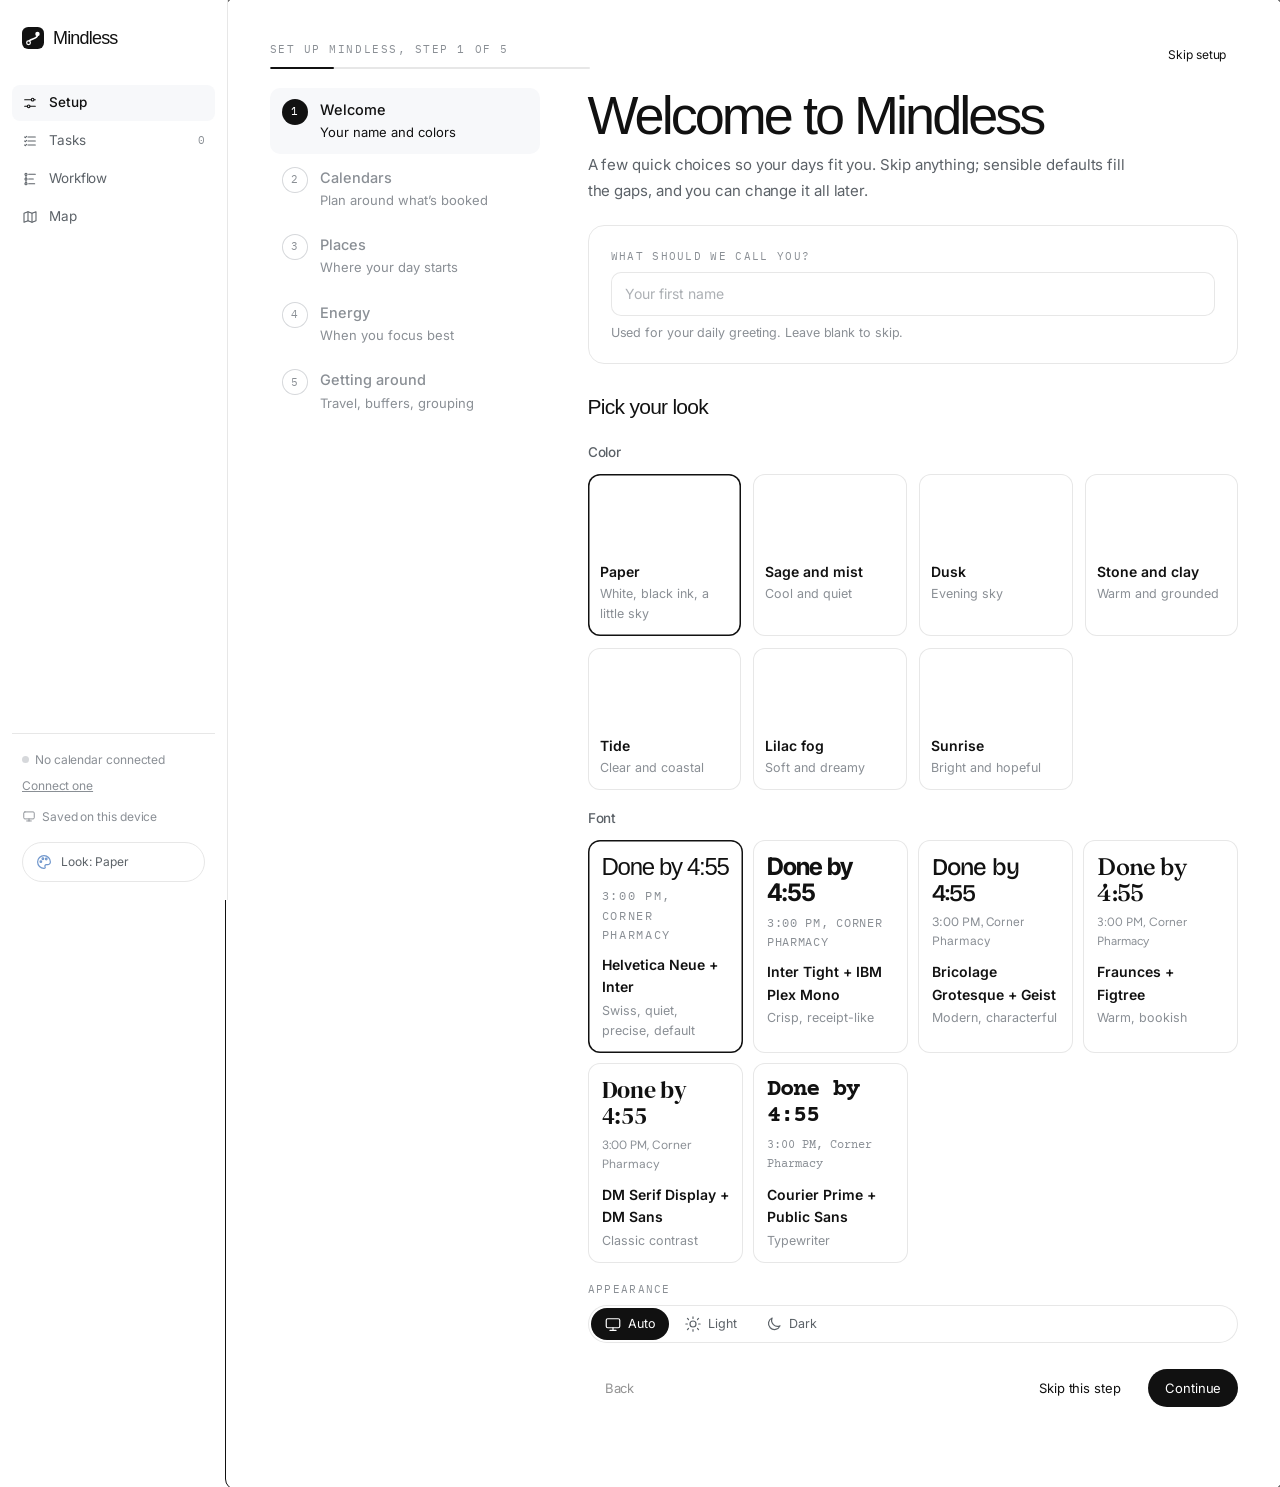
<file: index.html>
<!doctype html><html lang="en"><head><meta charset="utf-8"><meta name="viewport" content="width=device-width,initial-scale=1,viewport-fit=cover"><style>body{margin:0}[hidden]{display:none!important}</style></head><body><title>Mindless</title>
<meta name="claude:viewport-fit-sides" content="cover">
<link rel="preconnect" href="https://fonts.googleapis.com">
<link rel="preconnect" href="https://fonts.gstatic.com" crossorigin>
<link rel="stylesheet" href="https://fonts.googleapis.com/css2?family=Inter:wght@400;500;600&family=Inter+Tight:wght@400;500;600;700&family=IBM+Plex+Mono:wght@400;500&family=Bricolage+Grotesque:opsz,wght@12..96,500;12..96,650&family=Geist:wght@400;500;600&family=Fraunces:opsz,wght@9..144,500;9..144,600&family=Figtree:wght@400;500;600&family=DM+Serif+Display&family=DM+Sans:opsz,wght@9..40,400;9..40,500;9..40,600&family=Courier+Prime:wght@400;700&family=Public+Sans:wght@400;500;600&display=swap">
<style>
/* required styles */

.leaflet-pane,
.leaflet-tile,
.leaflet-marker-icon,
.leaflet-marker-shadow,
.leaflet-tile-container,
.leaflet-pane > svg,
.leaflet-pane > canvas,
.leaflet-zoom-box,
.leaflet-image-layer,
.leaflet-layer {
	position: absolute;
	left: 0;
	top: 0;
	}
.leaflet-container {
	overflow: hidden;
	}
.leaflet-tile,
.leaflet-marker-icon,
.leaflet-marker-shadow {
	-webkit-user-select: none;
	   -moz-user-select: none;
	        user-select: none;
	  -webkit-user-drag: none;
	}
/* Prevents IE11 from highlighting tiles in blue */
.leaflet-tile::selection {
	background: transparent;
}
/* Safari renders non-retina tile on retina better with this, but Chrome is worse */
.leaflet-safari .leaflet-tile {
	image-rendering: -webkit-optimize-contrast;
	}
/* hack that prevents hw layers "stretching" when loading new tiles */
.leaflet-safari .leaflet-tile-container {
	width: 1600px;
	height: 1600px;
	-webkit-transform-origin: 0 0;
	}
.leaflet-marker-icon,
.leaflet-marker-shadow {
	display: block;
	}
/* .leaflet-container svg: reset svg max-width decleration shipped in Joomla! (joomla.org) 3.x */
/* .leaflet-container img: map is broken in FF if you have max-width: 100% on tiles */
.leaflet-container .leaflet-overlay-pane svg {
	max-width: none !important;
	max-height: none !important;
	}
.leaflet-container .leaflet-marker-pane img,
.leaflet-container .leaflet-shadow-pane img,
.leaflet-container .leaflet-tile-pane img,
.leaflet-container img.leaflet-image-layer,
.leaflet-container .leaflet-tile {
	max-width: none !important;
	max-height: none !important;
	width: auto;
	padding: 0;
	}

.leaflet-container img.leaflet-tile {
	/* See: https://bugs.chromium.org/p/chromium/issues/detail?id=600120 */
	mix-blend-mode: plus-lighter;
}

.leaflet-container.leaflet-touch-zoom {
	-ms-touch-action: pan-x pan-y;
	touch-action: pan-x pan-y;
	}
.leaflet-container.leaflet-touch-drag {
	-ms-touch-action: pinch-zoom;
	/* Fallback for FF which doesn't support pinch-zoom */
	touch-action: none;
	touch-action: pinch-zoom;
}
.leaflet-container.leaflet-touch-drag.leaflet-touch-zoom {
	-ms-touch-action: none;
	touch-action: none;
}
.leaflet-container {
	-webkit-tap-highlight-color: transparent;
}
.leaflet-container a {
	-webkit-tap-highlight-color: rgba(51, 181, 229, 0.4);
}
.leaflet-tile {
	filter: inherit;
	visibility: hidden;
	}
.leaflet-tile-loaded {
	visibility: inherit;
	}
.leaflet-zoom-box {
	width: 0;
	height: 0;
	-moz-box-sizing: border-box;
	     box-sizing: border-box;
	z-index: 800;
	}
/* workaround for https://bugzilla.mozilla.org/show_bug.cgi?id=888319 */
.leaflet-overlay-pane svg {
	-moz-user-select: none;
	}

.leaflet-pane         { z-index: 400; }

.leaflet-tile-pane    { z-index: 200; }
.leaflet-overlay-pane { z-index: 400; }
.leaflet-shadow-pane  { z-index: 500; }
.leaflet-marker-pane  { z-index: 600; }
.leaflet-tooltip-pane   { z-index: 650; }
.leaflet-popup-pane   { z-index: 700; }

.leaflet-map-pane canvas { z-index: 100; }
.leaflet-map-pane svg    { z-index: 200; }

.leaflet-vml-shape {
	width: 1px;
	height: 1px;
	}
.lvml {
	behavior: url(#default#VML);
	display: inline-block;
	position: absolute;
	}


/* control positioning */

.leaflet-control {
	position: relative;
	z-index: 800;
	pointer-events: visiblePainted; /* IE 9-10 doesn't have auto */
	pointer-events: auto;
	}
.leaflet-top,
.leaflet-bottom {
	position: absolute;
	z-index: 1000;
	pointer-events: none;
	}
.leaflet-top {
	top: 0;
	}
.leaflet-right {
	right: 0;
	}
.leaflet-bottom {
	bottom: 0;
	}
.leaflet-left {
	left: 0;
	}
.leaflet-control {
	float: left;
	clear: both;
	}
.leaflet-right .leaflet-control {
	float: right;
	}
.leaflet-top .leaflet-control {
	margin-top: 10px;
	}
.leaflet-bottom .leaflet-control {
	margin-bottom: 10px;
	}
.leaflet-left .leaflet-control {
	margin-left: 10px;
	}
.leaflet-right .leaflet-control {
	margin-right: 10px;
	}


/* zoom and fade animations */

.leaflet-fade-anim .leaflet-popup {
	opacity: 0;
	-webkit-transition: opacity 0.2s linear;
	   -moz-transition: opacity 0.2s linear;
	        transition: opacity 0.2s linear;
	}
.leaflet-fade-anim .leaflet-map-pane .leaflet-popup {
	opacity: 1;
	}
.leaflet-zoom-animated {
	-webkit-transform-origin: 0 0;
	    -ms-transform-origin: 0 0;
	        transform-origin: 0 0;
	}
svg.leaflet-zoom-animated {
	will-change: transform;
}

.leaflet-zoom-anim .leaflet-zoom-animated {
	-webkit-transition: -webkit-transform 0.25s cubic-bezier(0,0,0.25,1);
	   -moz-transition:    -moz-transform 0.25s cubic-bezier(0,0,0.25,1);
	        transition:         transform 0.25s cubic-bezier(0,0,0.25,1);
	}
.leaflet-zoom-anim .leaflet-tile,
.leaflet-pan-anim .leaflet-tile {
	-webkit-transition: none;
	   -moz-transition: none;
	        transition: none;
	}

.leaflet-zoom-anim .leaflet-zoom-hide {
	visibility: hidden;
	}


/* cursors */

.leaflet-interactive {
	cursor: pointer;
	}
.leaflet-grab {
	cursor: -webkit-grab;
	cursor:    -moz-grab;
	cursor:         grab;
	}
.leaflet-crosshair,
.leaflet-crosshair .leaflet-interactive {
	cursor: crosshair;
	}
.leaflet-popup-pane,
.leaflet-control {
	cursor: auto;
	}
.leaflet-dragging .leaflet-grab,
.leaflet-dragging .leaflet-grab .leaflet-interactive,
.leaflet-dragging .leaflet-marker-draggable {
	cursor: move;
	cursor: -webkit-grabbing;
	cursor:    -moz-grabbing;
	cursor:         grabbing;
	}

/* marker & overlays interactivity */
.leaflet-marker-icon,
.leaflet-marker-shadow,
.leaflet-image-layer,
.leaflet-pane > svg path,
.leaflet-tile-container {
	pointer-events: none;
	}

.leaflet-marker-icon.leaflet-interactive,
.leaflet-image-layer.leaflet-interactive,
.leaflet-pane > svg path.leaflet-interactive,
svg.leaflet-image-layer.leaflet-interactive path {
	pointer-events: visiblePainted; /* IE 9-10 doesn't have auto */
	pointer-events: auto;
	}

/* visual tweaks */

.leaflet-container {
	background: #ddd;
	outline-offset: 1px;
	}
.leaflet-container a {
	color: #0078A8;
	}
.leaflet-zoom-box {
	border: 2px dotted #38f;
	background: rgba(255,255,255,0.5);
	}


/* general typography */
.leaflet-container {
	font-family: "Helvetica Neue", Arial, Helvetica, sans-serif;
	font-size: 12px;
	font-size: 0.75rem;
	line-height: 1.5;
	}


/* general toolbar styles */

.leaflet-bar {
	box-shadow: 0 1px 5px rgba(0,0,0,0.65);
	border-radius: 4px;
	}
.leaflet-bar a {
	background-color: #fff;
	border-bottom: 1px solid #ccc;
	width: 26px;
	height: 26px;
	line-height: 26px;
	display: block;
	text-align: center;
	text-decoration: none;
	color: black;
	}
.leaflet-bar a,
.leaflet-control-layers-toggle {
	background-position: 50% 50%;
	background-repeat: no-repeat;
	display: block;
	}
.leaflet-bar a:hover,
.leaflet-bar a:focus {
	background-color: #f4f4f4;
	}
.leaflet-bar a:first-child {
	border-top-left-radius: 4px;
	border-top-right-radius: 4px;
	}
.leaflet-bar a:last-child {
	border-bottom-left-radius: 4px;
	border-bottom-right-radius: 4px;
	border-bottom: none;
	}
.leaflet-bar a.leaflet-disabled {
	cursor: default;
	background-color: #f4f4f4;
	color: #bbb;
	}

.leaflet-touch .leaflet-bar a {
	width: 30px;
	height: 30px;
	line-height: 30px;
	}
.leaflet-touch .leaflet-bar a:first-child {
	border-top-left-radius: 2px;
	border-top-right-radius: 2px;
	}
.leaflet-touch .leaflet-bar a:last-child {
	border-bottom-left-radius: 2px;
	border-bottom-right-radius: 2px;
	}

/* zoom control */

.leaflet-control-zoom-in,
.leaflet-control-zoom-out {
	font: bold 18px 'Lucida Console', Monaco, monospace;
	text-indent: 1px;
	}

.leaflet-touch .leaflet-control-zoom-in, .leaflet-touch .leaflet-control-zoom-out  {
	font-size: 22px;
	}


/* layers control */

.leaflet-control-layers {
	box-shadow: 0 1px 5px rgba(0,0,0,0.4);
	background: #fff;
	border-radius: 5px;
	}
.leaflet-control-layers-toggle {
	background-image: url(images/layers.png);
	width: 36px;
	height: 36px;
	}
.leaflet-retina .leaflet-control-layers-toggle {
	background-image: url(images/layers-2x.png);
	background-size: 26px 26px;
	}
.leaflet-touch .leaflet-control-layers-toggle {
	width: 44px;
	height: 44px;
	}
.leaflet-control-layers .leaflet-control-layers-list,
.leaflet-control-layers-expanded .leaflet-control-layers-toggle {
	display: none;
	}
.leaflet-control-layers-expanded .leaflet-control-layers-list {
	display: block;
	position: relative;
	}
.leaflet-control-layers-expanded {
	padding: 6px 10px 6px 6px;
	color: #333;
	background: #fff;
	}
.leaflet-control-layers-scrollbar {
	overflow-y: scroll;
	overflow-x: hidden;
	padding-right: 5px;
	}
.leaflet-control-layers-selector {
	margin-top: 2px;
	position: relative;
	top: 1px;
	}
.leaflet-control-layers label {
	display: block;
	font-size: 13px;
	font-size: 1.08333em;
	}
.leaflet-control-layers-separator {
	height: 0;
	border-top: 1px solid #ddd;
	margin: 5px -10px 5px -6px;
	}

/* Default icon URLs */
.leaflet-default-icon-path { /* used only in path-guessing heuristic, see L.Icon.Default */
	background-image: url(images/marker-icon.png);
	}


/* attribution and scale controls */

.leaflet-container .leaflet-control-attribution {
	background: #fff;
	background: rgba(255, 255, 255, 0.8);
	margin: 0;
	}
.leaflet-control-attribution,
.leaflet-control-scale-line {
	padding: 0 5px;
	color: #333;
	line-height: 1.4;
	}
.leaflet-control-attribution a {
	text-decoration: none;
	}
.leaflet-control-attribution a:hover,
.leaflet-control-attribution a:focus {
	text-decoration: underline;
	}
.leaflet-attribution-flag {
	display: inline !important;
	vertical-align: baseline !important;
	width: 1em;
	height: 0.6669em;
	}
.leaflet-left .leaflet-control-scale {
	margin-left: 5px;
	}
.leaflet-bottom .leaflet-control-scale {
	margin-bottom: 5px;
	}
.leaflet-control-scale-line {
	border: 2px solid #777;
	border-top: none;
	line-height: 1.1;
	padding: 2px 5px 1px;
	white-space: nowrap;
	-moz-box-sizing: border-box;
	     box-sizing: border-box;
	background: rgba(255, 255, 255, 0.8);
	text-shadow: 1px 1px #fff;
	}
.leaflet-control-scale-line:not(:first-child) {
	border-top: 2px solid #777;
	border-bottom: none;
	margin-top: -2px;
	}
.leaflet-control-scale-line:not(:first-child):not(:last-child) {
	border-bottom: 2px solid #777;
	}

.leaflet-touch .leaflet-control-attribution,
.leaflet-touch .leaflet-control-layers,
.leaflet-touch .leaflet-bar {
	box-shadow: none;
	}
.leaflet-touch .leaflet-control-layers,
.leaflet-touch .leaflet-bar {
	border: 2px solid rgba(0,0,0,0.2);
	background-clip: padding-box;
	}


/* popup */

.leaflet-popup {
	position: absolute;
	text-align: center;
	margin-bottom: 20px;
	}
.leaflet-popup-content-wrapper {
	padding: 1px;
	text-align: left;
	border-radius: 12px;
	}
.leaflet-popup-content {
	margin: 13px 24px 13px 20px;
	line-height: 1.3;
	font-size: 13px;
	font-size: 1.08333em;
	min-height: 1px;
	}
.leaflet-popup-content p {
	margin: 17px 0;
	margin: 1.3em 0;
	}
.leaflet-popup-tip-container {
	width: 40px;
	height: 20px;
	position: absolute;
	left: 50%;
	margin-top: -1px;
	margin-left: -20px;
	overflow: hidden;
	pointer-events: none;
	}
.leaflet-popup-tip {
	width: 17px;
	height: 17px;
	padding: 1px;

	margin: -10px auto 0;
	pointer-events: auto;

	-webkit-transform: rotate(45deg);
	   -moz-transform: rotate(45deg);
	    -ms-transform: rotate(45deg);
	        transform: rotate(45deg);
	}
.leaflet-popup-content-wrapper,
.leaflet-popup-tip {
	background: white;
	color: #333;
	box-shadow: 0 3px 14px rgba(0,0,0,0.4);
	}
.leaflet-container a.leaflet-popup-close-button {
	position: absolute;
	top: 0;
	right: 0;
	border: none;
	text-align: center;
	width: 24px;
	height: 24px;
	font: 16px/24px Tahoma, Verdana, sans-serif;
	color: #757575;
	text-decoration: none;
	background: transparent;
	}
.leaflet-container a.leaflet-popup-close-button:hover,
.leaflet-container a.leaflet-popup-close-button:focus {
	color: #585858;
	}
.leaflet-popup-scrolled {
	overflow: auto;
	}

.leaflet-oldie .leaflet-popup-content-wrapper {
	-ms-zoom: 1;
	}
.leaflet-oldie .leaflet-popup-tip {
	width: 24px;
	margin: 0 auto;

	-ms-filter: "progid:DXImageTransform.Microsoft.Matrix(M11=0.70710678, M12=0.70710678, M21=-0.70710678, M22=0.70710678)";
	filter: progid:DXImageTransform.Microsoft.Matrix(M11=0.70710678, M12=0.70710678, M21=-0.70710678, M22=0.70710678);
	}

.leaflet-oldie .leaflet-control-zoom,
.leaflet-oldie .leaflet-control-layers,
.leaflet-oldie .leaflet-popup-content-wrapper,
.leaflet-oldie .leaflet-popup-tip {
	border: 1px solid #999;
	}


/* div icon */

.leaflet-div-icon {
	background: #fff;
	border: 1px solid #666;
	}


/* Tooltip */
/* Base styles for the element that has a tooltip */
.leaflet-tooltip {
	position: absolute;
	padding: 6px;
	background-color: #fff;
	border: 1px solid #fff;
	border-radius: 3px;
	color: #222;
	white-space: nowrap;
	-webkit-user-select: none;
	-moz-user-select: none;
	-ms-user-select: none;
	user-select: none;
	pointer-events: none;
	box-shadow: 0 1px 3px rgba(0,0,0,0.4);
	}
.leaflet-tooltip.leaflet-interactive {
	cursor: pointer;
	pointer-events: auto;
	}
.leaflet-tooltip-top:before,
.leaflet-tooltip-bottom:before,
.leaflet-tooltip-left:before,
.leaflet-tooltip-right:before {
	position: absolute;
	pointer-events: none;
	border: 6px solid transparent;
	background: transparent;
	content: "";
	}

/* Directions */

.leaflet-tooltip-bottom {
	margin-top: 6px;
}
.leaflet-tooltip-top {
	margin-top: -6px;
}
.leaflet-tooltip-bottom:before,
.leaflet-tooltip-top:before {
	left: 50%;
	margin-left: -6px;
	}
.leaflet-tooltip-top:before {
	bottom: 0;
	margin-bottom: -12px;
	border-top-color: #fff;
	}
.leaflet-tooltip-bottom:before {
	top: 0;
	margin-top: -12px;
	margin-left: -6px;
	border-bottom-color: #fff;
	}
.leaflet-tooltip-left {
	margin-left: -6px;
}
.leaflet-tooltip-right {
	margin-left: 6px;
}
.leaflet-tooltip-left:before,
.leaflet-tooltip-right:before {
	top: 50%;
	margin-top: -6px;
	}
.leaflet-tooltip-left:before {
	right: 0;
	margin-right: -12px;
	border-left-color: #fff;
	}
.leaflet-tooltip-right:before {
	left: 0;
	margin-left: -12px;
	border-right-color: #fff;
	}

/* Printing */

@media print {
	/* Prevent printers from removing background-images of controls. */
	.leaflet-control {
		-webkit-print-color-adjust: exact;
		print-color-adjust: exact;
		}
	}

/* Layout: an app shell. Desktop = left rail + content; phone = content + bottom tab bar.
   Softer pass: rounder shapes, tinted shadows instead of borders, one accent per theme.
   Theme colors are injected at runtime (six palettes x light/dark); these are the Sage defaults. */
:root{
  --bg:#F1F4F1; --surface:#FBFCFA; --sunk:#E6ECE7; --ink:#263330; --ink-2:#4F5D58; --ink-3:#76837E;
  --line:#DDE4DF; --line-2:#C9D3CC;
  --accent:#4F7D69; --accent-ink:#FFFFFF; --accent-soft:#E0EBE4; --accent-line:#A9C7B9; --accent-text:#3B6452;
  --map-bg:#E6ECE7; --map-street:#FBFCFA; --map-major:#FBFCFA;
  --warn:#9A5A1B; --warn-soft:color-mix(in srgb, #E9A35A 22%, var(--surface)); --bad:#A93A2F;
  --water:color-mix(in srgb, #6FA3BF 30%, var(--bg)); --park:color-mix(in srgb, #7DB38A 26%, var(--bg)); --map-label:var(--ink-3);
  --shadow:0 1px 2px color-mix(in srgb, var(--ink) 6%, transparent), 0 10px 30px -18px color-mix(in srgb, var(--ink) 35%, transparent);
  --shadow-soft:0 1px 2px color-mix(in srgb, var(--ink) 5%, transparent), 0 6px 20px -14px color-mix(in srgb, var(--ink) 30%, transparent);
  --display:'Inter Tight', ui-sans-serif, system-ui, -apple-system, 'Segoe UI', sans-serif;
  --body:'Inter Tight', ui-sans-serif, system-ui, -apple-system, 'Segoe UI', Roboto, sans-serif;
  --label:'IBM Plex Mono', ui-monospace, Menlo, monospace;
  --display-w:700; --display-ls:-.035em; --label-case:uppercase; --label-ls:.06em; --label-size:.88;
  --r-s:12px; --r-m:18px; --r-l:26px;
  --rail:236px; --tabbar:66px;
  --ease:cubic-bezier(.16,1,.3,1);
}
@media (prefers-color-scheme: dark){ :root:not([data-theme="light"]){
  --bg:#131816; --surface:#1A211F; --sunk:#212926; --ink:#E4EBE7; --ink-2:#AAB7B1; --ink-3:#7F8C86;
  --line:#2A3330; --line-2:#37423E;
  --accent:#8DBBA6; --accent-ink:#102019; --accent-soft:#1E3029; --accent-line:#38594B; --accent-text:#A9D1BF;
  --map-bg:#1A211F; --map-street:#2A3330; --map-major:#37423E; --warn:#E6AC6E; --bad:#EE8B7F;
  color-scheme:dark;
}}
:root[data-theme="dark"]{
  --bg:#131816; --surface:#1A211F; --sunk:#212926; --ink:#E4EBE7; --ink-2:#AAB7B1; --ink-3:#7F8C86;
  --line:#2A3330; --line-2:#37423E;
  --accent:#8DBBA6; --accent-ink:#102019; --accent-soft:#1E3029; --accent-line:#38594B; --accent-text:#A9D1BF;
  --map-bg:#1A211F; --map-street:#2A3330; --map-major:#37423E; --warn:#E6AC6E; --bad:#EE8B7F;
  color-scheme:dark;
}
:root[data-appearance="dark"]{--warn:#E6AC6E; --bad:#EE8B7F}
*{box-sizing:border-box}
html,body{height:100%}
body{background:var(--bg);color:var(--ink);font-family:var(--body);font-size:15px;line-height:1.55;-webkit-font-smoothing:antialiased;transition:background .4s var(--ease), color .4s var(--ease)}
button,input,select,textarea{font:inherit;color:inherit}
button{cursor:pointer}
a{color:inherit}
:focus-visible{outline:2px solid var(--accent);outline-offset:2px;border-radius:8px}
.tnum{font-variant-numeric:tabular-nums}
.sr{position:absolute;width:1px;height:1px;overflow:hidden;clip:rect(0 0 0 0);white-space:nowrap}
svg.i{width:18px;height:18px;flex:none;stroke:currentColor;fill:none;stroke-width:1.6;stroke-linecap:round;stroke-linejoin:round}

/* ---------- shell ---------- */
.app{display:grid;grid-template-columns:var(--rail) minmax(0,1fr);min-height:100%}
.rail{position:sticky;top:0;height:100dvh;display:flex;flex-direction:column;gap:4px;padding:24px 16px;background:var(--bg)}
.brand{display:flex;align-items:center;gap:10px;padding:2px 12px 24px;font-family:var(--display);font-weight:var(--display-w);font-size:22px;letter-spacing:var(--display-ls);color:var(--ink)}
.brand-mark{width:26px;height:26px;color:var(--accent)}
.nav-link{display:flex;align-items:center;gap:12px;padding:10px 14px;border-radius:14px;text-decoration:none;color:var(--ink-2);font-weight:500;min-height:46px;transition:background .2s, color .2s}
.nav-link:hover{background:var(--sunk);color:var(--ink)}
.nav-link[aria-current="page"]{background:var(--surface);color:var(--ink);box-shadow:var(--shadow-soft)}
.nav-link[aria-current="page"] svg.i{color:var(--accent)}
.nav-link .count{margin-left:auto;font-size:12px;color:var(--ink-3);background:var(--sunk);padding:1px 8px;border-radius:999px}
.rail-foot{margin-top:auto;padding:14px 12px 0;font-size:13px;color:var(--ink-3);display:flex;flex-direction:column;gap:6px}
.sync-dot{display:inline-block;width:7px;height:7px;border-radius:50%;background:var(--accent);margin-right:6px;vertical-align:1px}
.sync-dot.off{background:var(--line-2)}
.theme-mini{display:flex;align-items:center;gap:8px;margin-top:10px;border:0;background:var(--surface);box-shadow:var(--shadow-soft);border-radius:12px;padding:9px 12px;font-size:13px;color:var(--ink-2);text-align:left;min-height:40px}
.theme-mini:hover{color:var(--ink)}
.theme-mini svg.i{color:var(--accent)}

main{min-width:0;padding-block:30px 72px;padding-left:max(16px, env(safe-area-inset-left, 0px));padding-right:max(16px, env(safe-area-inset-right, 0px))}
.wrap{max-width:1140px;margin:0 auto;padding:0 clamp(0px, 2vw, 28px)}
.desk-only{}

@media (max-width: 820px){
  .app{grid-template-columns:minmax(0,1fr)}
  .rail{position:fixed;top:auto;bottom:0;left:0;right:0;height:auto;z-index:20;flex-direction:row;justify-content:space-around;gap:0;padding:6px max(8px, env(safe-area-inset-right, 0px)) calc(6px + env(safe-area-inset-bottom, 0px)) max(8px, env(safe-area-inset-left, 0px));background:var(--surface);box-shadow:0 -8px 24px -18px color-mix(in srgb, var(--ink) 40%, transparent)}
  .brand,.rail-foot{display:none}
  .nav-link{flex-direction:column;gap:3px;padding:6px 4px;font-size:11.5px;flex:1;justify-content:center;min-height:52px;border-radius:12px}
  .nav-link[aria-current="page"]{box-shadow:none;background:var(--accent-soft);color:var(--accent-text)}
  .nav-link .count{display:none}
  main{padding-block:14px calc(var(--tabbar) + 40px + env(safe-area-inset-bottom, 0px))}
  .mobile-top{display:flex!important}
  .desk-only{display:none!important}
}
.mobile-top{display:none;align-items:center;justify-content:space-between;margin-bottom:16px;gap:8px}
.mobile-top .brand{display:flex;padding:0;font-size:20px}

/* ---------- type ---------- */
.eyebrow{font-size:calc(14px * var(--label-size));color:var(--ink-2);font-weight:500}
.eyebrow,.nn-k,.fact .k,.tl .time,.ml-area,.inbox li.inbox-h,.nn-clock > span,.fc-lbl{font-family:var(--label);text-transform:var(--label-case);letter-spacing:var(--label-ls)}
h1,h2,h3{margin:0;text-wrap:balance}
.h-display{font-family:var(--display);font-weight:var(--display-w);letter-spacing:var(--display-ls);line-height:1.02;font-size:clamp(36px, 5.4vw, 62px)}
.h-display .soft{color:var(--ink-3)}
.h-page{font-family:var(--display);font-weight:var(--display-w);letter-spacing:var(--display-ls);font-size:clamp(27px, 3.4vw, 36px);line-height:1.1}
.h-sec{font-size:15.5px;font-weight:600;letter-spacing:-.005em}
.lede{color:var(--ink-2);max-width:62ch;margin:10px 0 0;font-size:16px;line-height:1.6}
.muted{color:var(--ink-3)}
.small{font-size:13px}

/* ---------- controls ---------- */
.btn{display:inline-flex;align-items:center;justify-content:center;gap:8px;min-height:44px;padding:0 18px;border-radius:999px;border:0;background:var(--surface);box-shadow:inset 0 0 0 1px var(--line-2);font-weight:500;font-size:14.5px;transition:transform .2s var(--ease), background .2s, box-shadow .2s;white-space:nowrap;text-decoration:none}
.btn:hover{box-shadow:inset 0 0 0 1px var(--ink-3)}
.btn:active{transform:scale(.97)}
.btn.primary,.btn.accent{background:var(--accent);color:var(--accent-ink);box-shadow:0 6px 18px -10px color-mix(in srgb, var(--accent) 80%, transparent)}
.btn.primary:hover,.btn.accent:hover{background:color-mix(in srgb, var(--accent) 88%, var(--ink))}
.btn.ghost{box-shadow:none;background:transparent}
.btn.ghost:hover{background:var(--sunk)}
.btn.sm{min-height:36px;padding:0 14px;font-size:13.5px}
.btn[disabled]{opacity:.45;cursor:not-allowed}
.icon-btn{display:inline-grid;place-items:center;width:38px;height:38px;border-radius:12px;border:0;background:transparent;color:var(--ink-3);flex:none}
.icon-btn:hover{background:var(--sunk);color:var(--ink)}
.icon-btn[aria-pressed="true"]{color:var(--accent-text);background:var(--accent-soft)}
.row{display:flex;flex-wrap:wrap;gap:10px;align-items:center}

.field{display:flex;flex-direction:column;gap:7px;min-width:0}
.field label,.field .lbl{font-size:13.5px;font-weight:500;color:var(--ink-2)}
.field .help{font-size:12.5px;color:var(--ink-3)}
.field .err{font-size:12.5px;color:var(--bad)}
.input,select.input,textarea.input{width:100%;min-height:46px;padding:11px 14px;border-radius:var(--r-s);border:0;box-shadow:inset 0 0 0 1px var(--line-2);background:var(--surface)}
textarea.input{resize:vertical;line-height:1.6;min-height:150px}
.input:focus{outline:2px solid var(--accent);outline-offset:0;box-shadow:none}
.input[aria-invalid="true"]{box-shadow:inset 0 0 0 1.5px var(--bad)}
.seg{display:inline-flex;padding:4px;border-radius:999px;background:var(--sunk);gap:2px;flex-wrap:wrap}
.seg button{border:0;background:transparent;padding:7px 14px;border-radius:999px;font-size:13.5px;font-weight:500;color:var(--ink-2);min-height:36px;display:inline-flex;align-items:center;gap:6px;transition:background .2s, color .2s}
.seg button[aria-pressed="true"],.seg button[aria-selected="true"],.seg button[aria-checked="true"]{background:var(--surface);color:var(--ink);box-shadow:var(--shadow-soft)}

.chip{display:inline-flex;align-items:center;gap:5px;padding:3px 10px;border-radius:999px;background:var(--sunk);color:var(--ink-2);font-size:12.5px;line-height:1.45;white-space:nowrap}
.chip.acc{background:var(--accent-soft);color:var(--accent-text)}
.chip.warn{background:var(--warn-soft);color:var(--warn)}
.chip button{border:0;background:transparent;padding:0;margin-left:2px;color:inherit;display:inline-grid;place-items:center;width:18px;height:18px;border-radius:50%}
.chip button:hover{background:color-mix(in srgb, currentColor 16%, transparent)}
.chip svg.i{width:13px;height:13px}

.panel{background:var(--surface);border-radius:var(--r-l);padding:22px;box-shadow:var(--shadow-soft)}
.panel + .panel{margin-top:14px}

/* ---------- theme picker ---------- */
.pick-h{font-size:13.5px;font-weight:500;color:var(--ink-2);margin:18px 0 10px}
.font-grid{display:grid;grid-template-columns:repeat(auto-fill, minmax(150px, 1fr));gap:10px}
@media (max-width: 420px){ .font-grid,.theme-grid{grid-template-columns:repeat(2, minmax(0,1fr))} .fc-aa{font-size:20px} .font-card{padding:12px 12px 10px} }
.font-card{display:flex;flex-direction:column;gap:2px;text-align:left;padding:14px 14px 12px;border-radius:var(--r-m);border:0;background:var(--surface);box-shadow:inset 0 0 0 1px var(--line);transition:transform .25s var(--ease), box-shadow .2s}
.font-card:hover{transform:translateY(-2px)}
.font-card[aria-checked="true"]{box-shadow:inset 0 0 0 2px var(--accent)}
.fc-aa{font-size:24px;line-height:1.1;color:var(--ink);margin-bottom:4px}
.fc-lbl{font-size:12px;color:var(--ink-3);margin-bottom:8px}
.font-card .tc-name,.font-card .tc-sub{padding:0}
.theme-grid{display:grid;grid-template-columns:repeat(auto-fill, minmax(148px, 1fr));gap:12px}
.theme-card{display:flex;flex-direction:column;gap:1px;text-align:left;padding:8px 8px 12px;border-radius:var(--r-m);border:0;background:var(--surface);box-shadow:inset 0 0 0 1px var(--line);transition:transform .25s var(--ease), box-shadow .2s}
.theme-card:hover{transform:translateY(-2px)}
.theme-card[aria-checked="true"]{box-shadow:inset 0 0 0 2px var(--accent)}
.tc-prev{display:block;position:relative;height:70px;border-radius:12px;background:var(--tb);margin-bottom:8px;overflow:hidden}
.tc-bar{position:absolute;left:10px;right:38px;top:12px;height:24px;border-radius:8px;background:var(--ts);display:flex;align-items:center;padding-left:7px}
.tc-chip{width:24px;height:8px;border-radius:999px;background:var(--tsoft)}
.tc-line{position:absolute;left:10px;top:45px;width:52%;height:6px;border-radius:3px;background:var(--ti);opacity:.8}
.tc-line.short{top:55px;width:32%;opacity:.35}
.tc-dot{position:absolute;right:10px;top:12px;width:22px;height:22px;border-radius:50%;background:var(--ta)}
.tc-name{font-weight:600;font-size:14px;padding:0 4px}
.tc-sub{font-size:12.5px;color:var(--ink-3);padding:0 4px}

/* ---------- setup ---------- */
.setup-top{display:flex;justify-content:space-between;align-items:center;gap:12px;max-width:1040px}
.progress{width:min(320px, 60vw);height:6px;border-radius:999px;background:var(--sunk);margin-top:8px;overflow:hidden}
.progress span{display:block;height:100%;background:var(--accent);border-radius:inherit;transition:width .5s var(--ease)}
.setup{display:grid;grid-template-columns:minmax(0,270px) minmax(0,1fr);gap:48px;align-items:start;max-width:1040px}
.setup-body{animation:rise .5s var(--ease) both}
.steps-nav{display:flex;flex-direction:column;gap:2px;position:sticky;top:28px}
.steps-nav button{display:flex;gap:12px;align-items:flex-start;text-align:left;border:0;background:transparent;padding:12px;border-radius:14px;color:var(--ink-3)}
.steps-nav button:hover{background:var(--sunk)}
.steps-nav .n{width:26px;height:26px;border-radius:50%;box-shadow:inset 0 0 0 1px var(--line-2);display:grid;place-items:center;font-size:12px;flex:none;margin-top:1px}
.steps-nav .n svg.i{width:14px;height:14px}
.steps-nav button[aria-current="step"]{color:var(--ink);background:var(--surface);box-shadow:var(--shadow-soft)}
.steps-nav button[aria-current="step"] .n{background:var(--accent);box-shadow:none;color:var(--accent-ink)}
.steps-nav button.done .n{background:var(--accent-soft);box-shadow:none;color:var(--accent-text)}
.steps-nav b{display:block;font-weight:600;font-size:14.5px}
.steps-nav span.s{font-size:13px}
.choice-grid{display:grid;grid-template-columns:repeat(auto-fit, minmax(180px, 1fr));gap:12px}
.choice{display:flex;flex-direction:column;gap:6px;text-align:left;padding:16px 18px;border-radius:var(--r-m);border:0;background:var(--surface);box-shadow:inset 0 0 0 1px var(--line);min-height:44px;transition:box-shadow .2s, transform .25s var(--ease)}
.choice:hover{transform:translateY(-1px)}
.choice[aria-pressed="true"],.choice[aria-checked="true"]{box-shadow:inset 0 0 0 2px var(--accent);background:color-mix(in srgb, var(--accent-soft) 45%, var(--surface))}
.choice svg.i{color:var(--accent)}
.choice b{font-weight:600}
.choice .muted{font-size:13px}
.cal-row{display:flex;align-items:center;gap:14px;padding:14px 0;border-top:1px solid var(--line)}
.cal-row:first-child{border-top:0;padding-top:0}
.cal-row:last-child{padding-bottom:0}
.cal-logo{width:40px;height:40px;border-radius:13px;display:grid;place-items:center;background:var(--sunk);font-weight:600;font-size:13px;flex:none}
.cal-row .grow{flex:1;min-width:0}
.form-grid{display:grid;grid-template-columns:repeat(2, minmax(0,1fr));gap:18px}
.form-grid .span{grid-column:1 / -1}
.curve{width:100%;height:46px;margin-top:4px}
.curve path{fill:none;stroke:var(--ink-3);stroke-width:1.8;stroke-linecap:round}
.choice[aria-pressed="true"] .curve path{stroke:var(--accent)}
.range-row{display:flex;align-items:center;gap:14px}
.range-row input{flex:1;accent-color:var(--accent)}
.switch{position:relative;width:46px;height:28px;border-radius:999px;border:0;background:var(--line-2);flex:none;transition:background .25s}
.switch::after{content:"";position:absolute;top:3px;left:3px;width:22px;height:22px;border-radius:50%;background:var(--surface);transition:transform .3s var(--ease);box-shadow:0 1px 3px rgba(0,0,0,.2)}
.switch[aria-checked="true"]{background:var(--accent)}
.switch[aria-checked="true"]::after{transform:translateX(18px)}
.setup-foot{display:flex;justify-content:space-between;gap:12px;margin-top:26px;flex-wrap:wrap}

@media (max-width: 820px){
  .setup{grid-template-columns:minmax(0,1fr);gap:16px}
  .steps-nav{position:static;flex-direction:row;overflow-x:auto;gap:4px;padding-bottom:4px}
  .steps-nav button{flex:none;padding:8px 12px}
  .steps-nav span.s{display:none}
  .form-grid{grid-template-columns:minmax(0,1fr)}
  .setup-foot{position:sticky;bottom:calc(var(--tabbar) + 10px + env(safe-area-inset-bottom, 0px));background:color-mix(in srgb, var(--bg) 92%, transparent);padding:10px 0;margin-top:20px}
}

/* ---------- add tasks ---------- */
.add-grid{display:grid;grid-template-columns:minmax(0,1.15fr) minmax(0,1fr);gap:28px;align-items:start;margin-top:26px}
.tabs{display:inline-flex;gap:2px;padding:4px;border-radius:999px;background:var(--sunk);margin-bottom:20px;max-width:100%;overflow-x:auto}
.tabs button{border:0;background:transparent;padding:8px 14px;display:inline-flex;align-items:center;gap:7px;color:var(--ink-2);font-weight:500;border-radius:999px;white-space:nowrap;min-height:40px;transition:background .2s, color .2s}
.tabs button[aria-selected="true"]{background:var(--surface);color:var(--ink);box-shadow:var(--shadow-soft)}
.tabs button[aria-selected="true"] svg.i{color:var(--accent)}
#addPane{animation:rise .35s var(--ease) both}
.parsed{display:flex;flex-direction:column;gap:8px;margin-top:16px}
.parsed-row{display:flex;flex-direction:column;gap:7px;padding:12px 14px;border-radius:var(--r-m);background:var(--bg)}
.parsed-row .t{font-weight:500}
.parsed-row .chips{display:flex;flex-wrap:wrap;gap:6px}
.mic{width:116px;height:116px;border-radius:50%;border:0;background:var(--accent-soft);color:var(--accent-text);display:grid;place-items:center;margin:8px auto 14px;position:relative;transition:transform .25s var(--ease), background .25s}
.mic svg.i{width:34px;height:34px}
.mic:active{transform:scale(.96)}
.mic.rec{background:var(--accent);color:var(--accent-ink)}
.mic.rec::before,.mic.rec::after{content:"";position:absolute;inset:-10px;border-radius:50%;border:2px solid var(--accent);opacity:.5;animation:ring 1.8s var(--ease) infinite}
.mic.rec::after{animation-delay:.9s}
@keyframes ring{from{transform:scale(.92);opacity:.6}to{transform:scale(1.3);opacity:0}}
.transcript{min-height:88px;padding:16px 18px;border-radius:var(--r-m);background:var(--bg);color:var(--ink-2);font-size:15.5px}
.caret{display:inline-block;width:2px;height:1.05em;background:var(--accent);vertical-align:-2px;margin-left:2px;animation:blink 1s steps(1) infinite}
@keyframes blink{50%{opacity:0}}
.import-src{padding:14px 0;border-top:1px solid var(--line)}
.import-src:first-child{border-top:0;padding-top:0}
.import-item{display:flex;align-items:center;gap:12px;padding:8px 0}
.import-item input{width:18px;height:18px;accent-color:var(--accent);flex:none}
.import-item .grow{flex:1;min-width:0}
.list-head{display:flex;align-items:baseline;justify-content:space-between;gap:10px;margin-bottom:10px}
.inbox{list-style:none;margin:0;padding:0}
.inbox li{display:flex;gap:12px;align-items:flex-start;padding:12px 0;border-top:1px solid var(--line)}
.inbox li.inbox-h{border:0;padding:16px 0 2px;font-size:12.5px;font-weight:600;color:var(--ink-3)}
.inbox li.inbox-h:first-child{padding-top:8px}
.inbox li.inbox-h + li{border-top:0}
.inbox .grow{flex:1;min-width:0}
.inbox .t{font-weight:500}
.inbox .meta{display:flex;flex-wrap:wrap;gap:6px;margin-top:6px}
.kind{width:9px;height:9px;border-radius:50%;background:var(--accent);margin-top:8px;flex:none;opacity:.7}
.kind.fixed{background:transparent;box-shadow:inset 0 0 0 2px var(--ink-3);border-radius:3px}
.build-bar{margin-top:16px;display:flex;justify-content:flex-end}
@media (max-width: 960px){ .add-grid{grid-template-columns:minmax(0,1fr)} }
@media (max-width: 820px){ .build-bar{position:sticky;z-index:5;bottom:calc(var(--tabbar) + 12px + env(safe-area-inset-bottom, 0px))} .build-bar .btn{width:100%} }

/* ---------- plan ---------- */
@keyframes rise{from{opacity:.001;transform:translateY(10px)}to{opacity:1;transform:none}}
.plan-grid{display:grid;grid-template-columns:minmax(0,1fr) 300px;gap:40px;align-items:start;margin-top:30px}
.plan-head{display:flex;flex-direction:column;gap:14px;max-width:840px}
.enter .plan-head > *{animation:rise .7s var(--ease) both}
.enter .plan-head > *:nth-child(2){animation-delay:.06s}
.enter .plan-head > *:nth-child(3){animation-delay:.14s}
.enter .plan-head > *:nth-child(4){animation-delay:.2s}
.enter .tl > li{animation:rise .5s var(--ease) both;animation-delay:calc(.25s + var(--i, 0) * 30ms)}
.banner{display:flex;gap:12px;align-items:center;flex-wrap:wrap;padding:12px 12px 12px 16px;border-radius:var(--r-m);background:var(--accent-soft);color:var(--ink);margin-top:22px;animation:rise .4s var(--ease) both}
.banner > svg.i{color:var(--accent-text)}
.banner .grow{flex:1;min-width:200px}

.nownext{display:grid;grid-template-columns:minmax(0,1.3fr) minmax(0,1fr);gap:0;border-radius:var(--r-l);background:var(--surface);box-shadow:var(--shadow);overflow:hidden;margin-bottom:28px}
.nn-now{padding:20px 22px;background:var(--accent-soft)}
.nn-next{padding:20px 22px}
.nn-k{display:flex;align-items:center;gap:8px;font-size:13px;font-weight:500;color:var(--accent-text)}
.nn-next .nn-k{color:var(--ink-3)}
.pulse{width:8px;height:8px;border-radius:50%;background:var(--accent);position:relative}
.pulse::after{content:"";position:absolute;inset:-4px;border-radius:50%;border:1.5px solid var(--accent);animation:ring 2.2s var(--ease) infinite}
.nn-t{font-family:var(--display);font-weight:var(--display-w);font-size:22px;letter-spacing:var(--display-ls);line-height:1.2;margin-top:6px}
.nn-t2{font-weight:600;font-size:16px;margin-top:6px;line-height:1.3}
.nn-s{color:var(--ink-2);font-size:14px;margin-top:4px}
.nn-clock{grid-column:1 / -1;display:flex;align-items:center;justify-content:flex-end;gap:10px;padding:10px 16px;border-top:1px solid var(--line);color:var(--ink-3)}
.nn-clock .input{width:auto;min-height:34px;padding:4px 10px}
.tl-head{display:flex;justify-content:space-between;align-items:baseline;gap:10px}
.meter{height:6px;border-radius:999px;background:var(--sunk);margin:10px 0 18px;overflow:hidden}
.meter span{display:block;height:100%;background:var(--accent);border-radius:inherit;transition:width .6s var(--ease)}

.tl{list-style:none;margin:0;padding:0;position:relative}
.tl > li{display:grid;grid-template-columns:78px 22px minmax(0,1fr);column-gap:12px;position:relative}
.tl > li::before{content:"";position:absolute;left:calc(78px + 12px + 10px);top:0;bottom:0;width:2px;margin-left:-.5px;background:var(--line);border-radius:2px}
.tl > li:first-child::before{top:20px}
.tl > li:last-child::before{bottom:calc(100% - 20px)}
.tl .time{padding-top:14px;text-align:right;font-size:calc(13.5px * var(--label-size));color:var(--ink-2);line-height:1.25}
.tl .time small{display:block;color:var(--ink-3);font-size:12px}
.tl .node{position:relative;z-index:1;width:12px;height:12px;border-radius:50%;background:var(--surface);box-shadow:0 0 0 2px var(--line-2);margin:19px auto 0;transition:background .3s, box-shadow .3s}
.tl .body{padding:8px 0 10px;min-width:0}
.tl .step{display:flex;gap:12px;align-items:flex-start;padding:14px 14px 14px 16px;border-radius:var(--r-m);background:var(--surface);box-shadow:var(--shadow-soft);transition:box-shadow .25s, opacity .3s, transform .25s var(--ease)}
.tl .step .grow{flex:1;min-width:0}
.tl .step .title{font-weight:600;font-size:15.5px;line-height:1.35;transition:color .3s}
.tl .step .where{display:flex;flex-wrap:wrap;gap:6px 10px;align-items:center;margin-top:4px;color:var(--ink-3);font-size:13px}
.tl .step .where svg.i{width:14px;height:14px}
.hint{margin:9px 0 0;font-size:13.5px;color:var(--ink-2);line-height:1.5}
.hint.more{margin-top:4px;animation:rise .3s var(--ease) both}
.why-btn{border:0;background:transparent;padding:2px 4px;margin-left:2px;color:var(--accent-text);font-size:13px;font-weight:500;border-radius:6px;text-decoration:underline;text-underline-offset:3px;text-decoration-color:color-mix(in srgb, currentColor 40%, transparent)}
.check{width:26px;height:26px;border-radius:50%;border:0;box-shadow:inset 0 0 0 1.5px var(--line-2);background:transparent;display:grid;place-items:center;flex:none;margin-top:-1px;color:transparent;transition:background .25s, box-shadow .25s, color .25s, transform .25s var(--ease)}
.check svg.i{width:15px;height:15px;stroke-width:2.2}
.check:hover{box-shadow:inset 0 0 0 1.5px var(--accent);color:var(--accent)}
.check[aria-checked="true"]{background:var(--accent);box-shadow:none;color:var(--accent-ink);animation:tick .4s var(--ease)}
.check[disabled]{cursor:default}
@keyframes tick{0%{transform:scale(.7)}60%{transform:scale(1.12)}100%{transform:scale(1)}}
.cal-ic{width:26px;height:26px;display:grid;place-items:center;color:var(--ink-3);flex:none;margin-top:-1px}
.tl li.is-fixed .node{border-radius:4px;background:var(--ink-3);box-shadow:none}
.tl li.is-fixed .step{background:var(--sunk);box-shadow:none}
.tl li.is-pinned .node{box-shadow:0 0 0 2px var(--accent)}
.tl li.is-sel .step{box-shadow:inset 0 0 0 2px var(--accent)}
.tl li.is-live .step{box-shadow:inset 0 0 0 2px var(--accent), var(--shadow)}
.tl li.is-live .node{background:var(--accent);box-shadow:0 0 0 4px var(--accent-soft)}
.tl li.is-done .step{opacity:.62;box-shadow:none;background:color-mix(in srgb, var(--surface) 60%, transparent)}
.tl li.is-done .title{text-decoration:line-through;text-decoration-color:color-mix(in srgb, var(--ink-3) 70%, transparent);color:var(--ink-2)}
.tl li.is-done .node{background:var(--accent);box-shadow:none}
.tl li.leg .time{padding-top:8px;font-size:12px;color:var(--ink-3)}
.tl li.leg .node{width:8px;height:8px;box-shadow:none;background:var(--line-2);margin-top:12px}
.tl li.leg .body{padding:6px 0;display:flex;align-items:center;gap:8px;color:var(--ink-3);font-size:13px;flex-wrap:wrap}
.tl li.leg .body svg.i{width:16px;height:16px;color:var(--ink-2)}
.tl li.leg .body b{color:var(--ink-2);font-weight:500}
.tl li.leg.brk .body{color:var(--accent-text)}
.tl li.leg.brk .body svg.i{color:var(--accent-text)}
.tl li.now-li .time{padding-top:2px;font-size:12px;color:var(--accent-text);font-weight:600}
.now-dot{position:relative;z-index:1;width:12px;height:12px;border-radius:50%;background:var(--accent);margin:4px auto 0;box-shadow:0 0 0 4px var(--accent-soft)}
.now-line{display:flex;align-items:center;gap:8px;padding:4px 0 8px}
.now-line::before{content:"";flex:1;height:2px;border-radius:2px;background:var(--accent);order:2;opacity:.6}
.now-line span{font-size:12px;font-weight:600;color:var(--accent-text)}

.aside{display:flex;flex-direction:column;gap:14px;position:sticky;top:24px}
.aside h3{font-size:14px;font-weight:600;margin-bottom:10px}
.facts-panel{display:grid;grid-template-columns:1fr 1fr;gap:16px 12px}
.fact{display:flex;flex-direction:column}
.fact .k{font-size:12.5px;color:var(--ink-3)}
.fact .v{font-weight:600;font-size:16px}
.fact .v svg.i{color:var(--accent)}
.cal-mini{display:flex;flex-direction:column;gap:8px;font-size:13.5px}
.cal-mini .r{display:flex;justify-content:space-between;gap:8px}
.miss{list-style:none;margin:0;padding:0}
.miss li{padding:10px 0;border-top:1px solid var(--line);font-size:13.5px}
.miss li:first-child{border-top:0;padding-top:0}
@media (max-width: 1060px){ .plan-grid{grid-template-columns:minmax(0,1fr)} .aside{position:static} }
@media (max-width: 600px){
  .nownext{grid-template-columns:minmax(0,1fr)}
  .nn-next{border-top:1px solid var(--line)}
  .tl > li{grid-template-columns:50px 16px minmax(0,1fr);column-gap:8px}
  .tl > li::before{left:calc(50px + 8px + 7px)}
  .tl .time{font-size:12.5px}
  .tl .step{padding:12px;gap:10px}
}

.skel{border-radius:var(--r-m);background:linear-gradient(90deg, var(--sunk) 0%, var(--surface) 45%, var(--sunk) 90%);background-size:300% 100%;animation:shimmer 1.4s linear infinite}
@keyframes shimmer{from{background-position:100% 0}to{background-position:0 0}}

/* ---------- map ---------- */
.map-grid{display:grid;grid-template-columns:minmax(0,1fr) minmax(0,360px);grid-template-rows:minmax(0,1fr);margin-top:20px;border-radius:var(--r-l);overflow:hidden;background:var(--surface);box-shadow:var(--shadow);height:min(78dvh, 760px)}
.map-list{display:flex;flex-direction:column;min-height:0;border-left:1px solid var(--line);background:var(--surface)}
.sheet-handle{display:none}
.sheet-title{display:flex;justify-content:space-between;align-items:baseline;padding:16px 18px 6px}
.sheet-body{overflow:auto;flex:1;padding:4px 0 12px;position:relative}
.map-pane{position:relative;background:var(--map-bg);min-width:0;min-height:0;overflow:hidden}
.map-pane svg.map{position:absolute;inset:0;width:100%;height:100%;display:block;cursor:grab;touch-action:none;-webkit-user-select:none;user-select:none}
.map-pane svg.map.grabbing{cursor:grabbing}
.map-pane svg.map:focus-visible{outline:2px solid var(--accent);outline-offset:-4px}
.map-zoom{position:absolute;right:12px;bottom:12px;display:flex;flex-direction:column;background:var(--surface);border-radius:14px;box-shadow:var(--shadow);overflow:hidden}
.map-zoom button{width:42px;height:42px;display:grid;place-items:center;border:0;background:transparent;color:var(--ink-2)}
.map-zoom button + button{border-top:1px solid var(--line)}
.map-zoom button:hover{background:var(--sunk);color:var(--ink)}
.map-zoom button[disabled]{opacity:.35;cursor:default}
.map-tools{position:absolute;top:12px;left:12px;right:12px;display:flex;justify-content:space-between;gap:8px;flex-wrap:wrap;pointer-events:none}
.map-tools > *{pointer-events:auto}
.map-tools .seg{background:var(--surface);box-shadow:var(--shadow);flex-wrap:nowrap}
.map-tools .seg button{white-space:nowrap;flex:none}
.map-tools .seg button[aria-pressed="true"]{background:var(--accent);color:var(--accent-ink);box-shadow:none}
.legend{position:absolute;left:12px;bottom:12px;background:var(--surface);border-radius:14px;box-shadow:var(--shadow);padding:10px 12px;font-size:12.5px;color:var(--ink-2);display:flex;flex-direction:column;gap:5px}
.legend svg{width:34px;height:8px}
.legend .r{display:flex;align-items:center;gap:8px}
.ml-item{display:flex;gap:12px;align-items:flex-start;width:calc(100% - 16px);margin:0 8px;text-align:left;border:0;background:transparent;padding:10px 12px;border-radius:14px;transition:background .2s}
.ml-item:hover{background:var(--sunk)}
.ml-item[aria-pressed="true"]{background:var(--accent-soft)}
.ml-item.is-done .t{text-decoration:line-through;color:var(--ink-3)}
.ml-item .badge{width:28px;height:28px;border-radius:50%;display:grid;place-items:center;font-size:12.5px;font-weight:600;background:var(--ink);color:var(--bg);flex:none}
.ml-item .badge.fixed{border-radius:9px}
.ml-item .badge.done{background:var(--accent);color:var(--accent-ink)}
.ml-item .badge.done svg.i{width:14px;height:14px;stroke-width:2.2}
.ml-item .badge.none{background:transparent;box-shadow:inset 0 0 0 1.5px var(--line-2);color:var(--ink-3)}
.ml-item .badge.none svg.i{width:14px;height:14px}
.ml-item .grow{flex:1;min-width:0}
.ml-item .t{font-weight:500;line-height:1.3}
.ml-item .s{font-size:12.5px;color:var(--ink-3)}
.ml-leg{display:flex;align-items:center;gap:8px;padding:2px 16px 2px 60px;font-size:12px;color:var(--ink-3)}
.ml-leg svg.i{width:14px;height:14px}
.ml-area{padding:14px 20px 4px;font-size:12.5px;font-weight:600;color:var(--ink-2)}

svg.map .street{stroke:var(--map-street);stroke-width:.8}
svg.map .major{stroke:var(--map-major);stroke-width:1.8}
svg.map .water{fill:var(--water)}
svg.map .park{fill:var(--park)}
svg.map .lbl{fill:var(--map-label);font-size:calc(var(--u, .15) * 11px);font-family:var(--body)}
svg.map .lbl.area{font-size:calc(var(--u, .15) * 12.5px);font-weight:600;fill:var(--ink-3);letter-spacing:calc(var(--u, .15) * 1px)}
svg.map .cluster,svg.map .cluster-lbl,svg.map .lbl,svg.map .leg-path,svg.map .street,svg.map .major,svg.map .water,svg.map .park{pointer-events:none}
svg.map .leg-path{fill:none;stroke:var(--accent);stroke-width:calc(var(--u, .15) * 3.4px);stroke-linecap:round;stroke-linejoin:round;transition:opacity .25s, stroke-width .25s, stroke .25s}
svg.map .leg-path.walk{stroke-dasharray:calc(var(--u, .15) * .5px) calc(var(--u, .15) * 7px);stroke-width:calc(var(--u, .15) * 4.4px)}
svg.map .leg-path.transit{stroke-dasharray:calc(var(--u, .15) * 13px) calc(var(--u, .15) * 6px)}
svg.map .leg-path.drive{stroke-width:calc(var(--u, .15) * 4.6px)}
svg.map .leg-path.bike{stroke-dasharray:calc(var(--u, .15) * 18px) calc(var(--u, .15) * 4px) calc(var(--u, .15) * 3px) calc(var(--u, .15) * 4px)}
svg.map.has-sel .leg-path{opacity:.25}
svg.map .leg-path.hot{opacity:1;stroke:var(--ink);stroke-width:calc(var(--u, .15) * 5px)}
@keyframes drawleg{to{stroke-dashoffset:0}}
@keyframes popin{from{opacity:.001}to{opacity:1}}
svg.map .stop{cursor:pointer;outline:none}
svg.map .stop:focus,svg.map .stop:focus-visible{outline:none}
svg.map .stop circle,svg.map .stop rect{fill:var(--ink);stroke:var(--map-bg);stroke-width:.7}
svg.map .stop text{fill:var(--bg);font-size:2.4px;font-weight:600;text-anchor:middle;dominant-baseline:central;font-family:var(--body);pointer-events:none}
svg.map .stop .nm{fill:var(--ink);font-size:2.1px;font-weight:500;text-anchor:start;paint-order:stroke;stroke:var(--map-bg);stroke-width:.9px}
svg.map .stop .shape{transform-box:fill-box;transform-origin:center;transition:transform .3s var(--ease), fill .2s}
svg.map .stop.hot .shape{fill:var(--accent);transform:scale(1.25)}
svg.map .stop.hot text:not(.nm){fill:var(--accent-ink)}
svg.map .stop:focus-visible .shape{stroke:var(--accent);stroke-width:.9}
svg.map .home .shape{fill:var(--surface);stroke:var(--ink);stroke-width:.6}
svg.map .home text{fill:var(--ink)}
svg.map .cluster{fill:var(--accent);fill-opacity:.08;stroke:var(--accent);stroke-width:calc(var(--u, .15) * 1.4px);stroke-dasharray:calc(var(--u, .15) * 6px) calc(var(--u, .15) * 5px)}
svg.map .cluster-lbl{fill:var(--accent-text);font-size:calc(var(--u, .15) * 12px);font-weight:600;font-family:var(--body)}
@media (min-width: 821px) and (max-width: 1180px){
  .map-grid{grid-template-columns:minmax(0,1fr);grid-template-rows:auto auto;height:auto}
  .map-pane{height:min(64dvh, 600px);min-height:420px}
  .map-list{border-left:0;border-top:1px solid var(--line)}
  .sheet-body{overflow:visible}
}
@media (max-width: 820px){
  .map-head .lede{display:none}
  .map-grid{display:block;position:relative;height:calc(100dvh - 210px - env(safe-area-inset-bottom, 0px) - env(safe-area-inset-top, 0px));min-height:480px;margin-top:12px}
  .map-pane{position:absolute;inset:0}
  .map-zoom{transition:bottom .45s var(--ease)}
  .map-tools .lbl-opt{display:none}
  .map-list{position:absolute;left:0;right:0;bottom:0;height:var(--sheet, 34%);border-left:0;border-radius:24px 24px 0 0;box-shadow:0 -10px 30px -16px color-mix(in srgb, var(--ink) 45%, transparent);transition:height .45s var(--ease);z-index:4}
  .map-list.dragging{transition:none}
  .sheet-handle{display:flex;justify-content:center;align-items:center;width:100%;height:28px;border:0;background:transparent;touch-action:none;cursor:grab;flex:none}
  .sheet-handle span{width:40px;height:5px;border-radius:5px;background:var(--line-2)}
  .sheet-title{padding:0 18px 6px}
  .legend{display:none}
}

/* ---------- modal & toast ---------- */
.scrim{position:fixed;inset:0;background:color-mix(in srgb, var(--ink) 38%, transparent);z-index:40;display:grid;place-items:center;padding:16px;animation:fade .2s ease-out}
@keyframes fade{from{opacity:0}}
.dialog{width:min(600px, 100%);max-height:calc(100dvh - 32px);overflow:auto;background:var(--surface);border-radius:28px;padding:24px;box-shadow:0 30px 80px -30px rgba(0,0,0,.5);animation:pop .35s var(--ease)}
@keyframes pop{from{opacity:0;transform:translateY(14px) scale(.98)}}
.dialog header{display:flex;justify-content:space-between;align-items:flex-start;gap:12px;margin-bottom:6px}
.opt-list{display:flex;flex-direction:column;gap:8px;margin-top:16px}
.opt{border-radius:var(--r-m);padding:13px 15px;box-shadow:inset 0 0 0 1px var(--line);transition:box-shadow .2s, background .2s}
.opt[data-on="true"]{box-shadow:inset 0 0 0 2px var(--accent);background:color-mix(in srgb, var(--accent-soft) 40%, var(--surface))}
.opt > label{display:flex;gap:10px;align-items:center;font-weight:500;cursor:pointer}
.opt > label input{width:18px;height:18px;accent-color:var(--accent)}
.opt .more{margin:10px 0 2px 28px;display:flex;flex-wrap:wrap;gap:8px;align-items:center}
.opt .more .input{width:auto;min-height:40px;padding:6px 12px}
.diff{list-style:none;margin:14px 0 0;padding:0}
.diff li{display:flex;gap:10px;justify-content:space-between;align-items:center;padding:10px 0;border-top:1px solid var(--line);font-size:14px}
.diff li:first-child{border-top:0}
.toast{position:fixed;left:50%;bottom:24px;transform:translate(-50%, 20px);opacity:0;z-index:50;background:var(--ink);color:var(--bg);padding:12px 18px;border-radius:16px;font-size:14px;transition:opacity .25s, transform .4s var(--ease);pointer-events:none;max-width:calc(100vw - 32px);box-shadow:var(--shadow)}
.toast.show{opacity:1;transform:translate(-50%, 0)}
@media (max-width: 820px){ .toast{bottom:calc(var(--tabbar) + 18px + env(safe-area-inset-bottom, 0px))} }

@media (prefers-reduced-motion: reduce){ *,*::before,*::after{animation-duration:.01ms!important;animation-delay:0s!important;animation-iteration-count:1!important;transition-duration:.01ms!important} }

/* ---- web app additions ---- */
.chip-sel { appearance: none; -webkit-appearance: none; border: 0; background: transparent; font: inherit; color: inherit; padding: 0 2px; max-width: 170px; text-overflow: ellipsis; cursor: pointer; border-radius: 4px; }
.chip-sel:focus-visible { outline: 2px solid var(--accent-line, var(--line-strong)); outline-offset: 1px; }
.places-edit { display: flex; flex-direction: column; gap: 10px; }
.pl-row { display: grid; grid-template-columns: minmax(0, 1fr) minmax(0, 1fr) auto; gap: 8px; align-items: center; }
.pl-row .input[type="time"] { width: 136px; }
@media (max-width: 720px) { .pl-row { grid-template-columns: 1fr; padding-bottom: 10px; border-bottom: 1px solid var(--line); } .pl-row:last-child { border-bottom: 0; padding-bottom: 0; } }
.day-seg { display: inline-flex; width: auto; }
.day-seg button { padding: 6px 12px; font-size: 13px; }
.store-line { display: flex; align-items: center; gap: 6px; margin-top: 6px; }
.store-line .i { width: 14px; height: 14px; }
.store-line.cloud { color: var(--accent-text, inherit); }
.hist { list-style: none; margin: 0; padding: 0; font-size: 13px; }
.hist li { display: flex; justify-content: space-between; gap: 10px; padding: 7px 0; border-top: 1px solid var(--line); }
.hist li:first-child { border-top: 0; }
.mic:disabled { opacity: .45; cursor: not-allowed; }
.input::placeholder{color:var(--ink-3);opacity:.7}

/* ---- real places, live map, Google Maps ---- */
.brand-mark{width:28px;height:28px}
.addr-row{display:flex;gap:8px;align-items:center;min-width:0}
.addr-row .input{flex:1;min-width:0}
.btn.pinned{background:var(--accent-soft);color:var(--accent-text);border-color:var(--accent-line)}
.pl-row{grid-template-columns:minmax(0,1fr) minmax(0,1.4fr) auto}
.gerr{display:flex;gap:10px;align-items:flex-start;margin-top:12px;padding:12px 14px;border-radius:14px;background:color-mix(in srgb,#c0573e 9%,var(--surface));border:1px solid color-mix(in srgb,#c0573e 28%,transparent);color:var(--ink);font-size:14px}
.gerr .i{width:16px;height:16px;flex:none;margin-top:2px;color:#b04a33}
.gerr b{display:block;font-weight:500}
.gerr .mono{display:block;margin-top:4px;font-family:var(--label);font-size:12px;word-break:break-word}
.leg-dir,.ml-dir{margin-left:auto;font-size:12px;font-weight:500;color:var(--accent-text);text-decoration:none;padding:2px 8px;border-radius:999px;border:1px solid var(--accent-line);white-space:nowrap;flex:none}
.leg-dir:hover,.ml-dir:hover{background:var(--accent-soft)}
.tl .leg .body{display:flex;align-items:center;gap:8px;flex-wrap:wrap}
.ml-leg{display:flex;align-items:center;gap:8px}
.mob-only{display:none}
@media (max-width:820px){.mob-only{display:inline-flex}.gm-mob{margin:0 0 12px}}
.live-map{position:absolute;inset:0;z-index:0;background:var(--map-bg,var(--sunk))}
.live-map.tiles-wait{background:repeating-linear-gradient(135deg,var(--sunk) 0 12px,color-mix(in srgb,var(--sunk) 70%,var(--surface)) 12px 24px)}
.map-pane.is-live .legend{z-index:500}
.map-pane.is-live .map-tools{z-index:500}
.live-note{position:absolute;left:50%;top:70px;transform:translateX(-50%);z-index:500;background:var(--surface);border:1px solid var(--line);border-radius:999px;padding:7px 14px;font-size:13px;box-shadow:var(--shadow);white-space:nowrap;max-width:calc(100% - 32px);overflow:hidden;text-overflow:ellipsis}
.live-note a{color:var(--accent-text);font-weight:500}
.live-cta{position:absolute;right:16px;top:16px;z-index:3;display:inline-flex;align-items:center;gap:6px;padding:8px 14px;border-radius:999px;background:var(--surface);border:1px solid var(--line);font-size:13px;font-weight:500;color:var(--ink);text-decoration:none;box-shadow:var(--shadow)}
.live-cta .i{width:15px;height:15px;color:var(--accent)}
@media (max-width:820px){.live-cta{top:auto;bottom:calc(var(--sheet,34%) + 14px);right:12px}.live-note{top:64px}}
.lm-pin{display:grid!important;place-items:center;width:30px!important;height:30px!important;border-radius:50%;background:var(--ink);color:var(--bg);font:600 13px/1 var(--body);border:2.5px solid var(--surface);box-shadow:0 6px 14px -6px rgba(0,0,0,.45)}
.lm-pin.fixed{border-radius:9px}
.lm-pin.home{background:var(--accent);color:var(--accent-ink);border-radius:9px}
.lm-pin.pick{background:var(--accent);color:var(--accent-ink)}
.lm-pin.pick .i{width:16px;height:16px}
.leaflet-tooltip.lm-tip{background:var(--surface);color:var(--ink);border:1px solid var(--line);border-radius:10px;box-shadow:var(--shadow);font:500 12px var(--body);padding:4px 8px}
.leaflet-tooltip.lm-tip:before{display:none}
.leaflet-container{font-family:var(--body);background:var(--map-bg,var(--sunk))}
.leaflet-control-zoom{border:1px solid var(--line)!important;border-radius:14px!important;overflow:hidden;box-shadow:var(--shadow)!important;margin:0 16px 104px 0!important}
.leaflet-control-zoom a{background:var(--surface)!important;color:var(--ink)!important;border-color:var(--line)!important;width:38px!important;height:38px!important;line-height:36px!important}
.leaflet-control-attribution{background:color-mix(in srgb,var(--surface) 85%,transparent)!important;color:var(--ink-3)!important;font-size:10px!important}
.leaflet-control-attribution a{color:var(--ink-2)!important}
.pin-dialog{width:min(680px,calc(100vw - 32px))}
.pin-search{display:flex;gap:8px;margin-top:16px}
.pin-search .input{flex:1}
.pin-results{display:flex;flex-direction:column;gap:4px;margin-top:6px}
.pin-hit{display:flex;flex-direction:column;align-items:flex-start;gap:2px;text-align:left;padding:9px 12px;border-radius:12px;border:1px solid var(--line);background:var(--surface);color:var(--ink);font:inherit;cursor:pointer}
.pin-hit:hover,.pin-hit:focus-visible{border-color:var(--accent-line);background:var(--accent-soft)}
.pin-hit span{font-size:12px;color:var(--ink-3);overflow:hidden;text-overflow:ellipsis;white-space:nowrap;max-width:100%}
.pin-map-wrap{position:relative;margin-top:12px}
.pin-map{height:min(46vh,380px);border-radius:18px;overflow:hidden;border:1px solid var(--line);background:var(--sunk)}
.pin-map.tiles-blocked::after{content:'The live map can’t load here. Search an address or use your location to place the pin.';position:absolute;inset:0;display:grid;place-items:center;padding:24px;text-align:center;color:var(--ink-3);font-size:14px;background:var(--sunk);border-radius:18px;z-index:600}
.pin-locate{position:absolute;left:12px;bottom:12px;z-index:500;background:var(--surface);box-shadow:var(--shadow)}
@media (max-width:820px){
  .live-note{top:118px;font-size:12px}
  .map-pane.is-live .leaflet-control-zoom{display:none}
}

/* =====================================================================
   Editorial pass: white paper, black ink, hairlines instead of shadows,
   Swiss type at tight tracking, mono labels, one quiet blue.
   ===================================================================== */
:root{--shadow:none;--shadow-soft:none;--r-s:10px;--r-m:12px;--r-l:16px;--rail:228px;--hair:1px solid var(--line)}
body{font-size:14px;letter-spacing:-.006em;line-height:1.6}
::selection{background:var(--accent-soft);color:var(--ink)}
:focus-visible{outline:1.5px solid var(--ink);outline-offset:2px}

/* shell */
.rail{border-right:var(--hair);padding:22px 12px 18px;gap:2px}
.brand{font-family:var(--display);font-weight:500;font-size:18px;letter-spacing:-.045em;padding:2px 10px 30px;gap:9px}
.brand-mark{width:22px;height:22px;color:var(--ink)}
.nav-link{min-height:36px;padding:7px 10px;border-radius:8px;font-size:13.5px;font-weight:400;gap:11px;color:var(--ink-2)}
.nav-link svg.i{width:16px;height:16px}
.nav-link:hover{background:var(--sunk)}
.nav-link[aria-current="page"]{background:var(--sunk);box-shadow:none;color:var(--ink);font-weight:500}
.nav-link[aria-current="page"] svg.i{color:var(--ink)}
.nav-link .count{background:none;padding:0;font-family:var(--label);font-size:11px;letter-spacing:.02em}
.rail-foot{font-size:12px;padding:16px 10px 0;border-top:var(--hair);margin-top:auto}
.theme-mini{box-shadow:none;border:var(--hair);border-radius:999px;background:transparent;font-size:12px;padding:7px 12px}
.theme-mini:hover{border-color:var(--line-2);background:var(--sunk)}
main{padding-block:40px 80px}
.wrap{max-width:1180px}

/* type */
.eyebrow{font-family:var(--label);font-size:11px;font-weight:400;letter-spacing:.14em;text-transform:uppercase;color:var(--ink-3)}
.eyebrow .muted{color:var(--ink-3)}
.h-page{font-weight:400;letter-spacing:-.055em;line-height:1;font-size:clamp(34px, 4.3vw, 54px);color:var(--ink)}
.h-sec{font-family:var(--display);font-weight:400;font-size:21px;letter-spacing:-.035em}
.lede{font-size:15px;line-height:1.75;color:var(--ink-2)}
.aside h3,.panel h3{font-family:var(--label);font-weight:400;font-size:11px;letter-spacing:.14em;text-transform:uppercase;color:var(--ink-3);margin-bottom:14px}
.small{font-size:12.5px}

/* controls */
.btn{min-height:38px;padding:0 17px;font-size:13px;font-weight:400;letter-spacing:-.005em;box-shadow:inset 0 0 0 1px var(--line);background:var(--surface)}
.btn:hover{box-shadow:inset 0 0 0 1px var(--ink-3);background:var(--surface)}
.btn:active{transform:translateY(1px)}
.btn.primary{background:var(--ink);color:var(--bg);box-shadow:none}
.btn.primary:hover{background:color-mix(in srgb, var(--ink) 82%, var(--accent));box-shadow:none}
.btn.accent{background:var(--ink);color:var(--bg);box-shadow:none}
.btn.accent:hover{background:color-mix(in srgb, var(--ink) 82%, var(--accent))}
.btn.primary[disabled],.btn.accent[disabled]{background:var(--sunk);color:var(--ink-3);box-shadow:inset 0 0 0 1px var(--line)}
.btn.ghost{box-shadow:none;background:transparent}
.btn.ghost:hover{background:var(--sunk);box-shadow:none}
.btn.sm{min-height:30px;padding:0 12px;font-size:12px}
.btn svg.i{width:15px;height:15px}
.icon-btn{box-shadow:none;border:0;background:transparent;border-radius:999px;width:34px;height:34px}
.icon-btn svg.i{width:16px;height:16px}
.input,select.input,textarea.input{min-height:42px;border-radius:10px;box-shadow:inset 0 0 0 1px var(--line);font-size:14px}
.input:hover{box-shadow:inset 0 0 0 1px var(--line-2)}
.input:focus{box-shadow:inset 0 0 0 1px var(--ink), 0 0 0 4px var(--accent-soft);outline:none}
.field label,.field .lbl{font-family:var(--label);font-size:11px;font-weight:400;letter-spacing:.12em;text-transform:uppercase;color:var(--ink-3)}
.seg,.tabs{background:transparent;box-shadow:inset 0 0 0 1px var(--line);padding:3px}
.seg button,.tabs button{font-size:12.5px;font-weight:400;min-height:32px;padding:5px 13px}
.seg button[aria-pressed="true"],.tabs button[aria-selected="true"]{background:var(--ink);color:var(--bg);box-shadow:none}
.tabs button[aria-selected="true"] svg.i{color:var(--bg)}
.chip{background:transparent;box-shadow:inset 0 0 0 1px var(--line);font-size:11.5px;color:var(--ink-2);padding:2px 9px}
.chip.acc{background:var(--accent-soft);box-shadow:inset 0 0 0 1px var(--accent-line);color:var(--accent-text)}
.chip.warn{box-shadow:none}
.switch{box-shadow:inset 0 0 0 1px var(--line-2)}
.switch[aria-checked="true"]{background:var(--ink)}

/* surfaces: hairline panels, no drop shadows */
.panel{border-radius:var(--r-l);box-shadow:none;border:var(--hair);padding:22px 22px 20px}
.panel + .panel{margin-top:14px}
.choice{border-radius:var(--r-m);box-shadow:inset 0 0 0 1px var(--line)}
.choice:hover{box-shadow:inset 0 0 0 1px var(--ink-3);transform:none}
.choice[aria-pressed="true"],.choice[aria-checked="true"]{box-shadow:inset 0 0 0 1.5px var(--ink);background:var(--surface)}
.theme-card,.font-card{box-shadow:inset 0 0 0 1px var(--line)!important}
.theme-card[aria-checked="true"],.font-card[aria-checked="true"]{box-shadow:inset 0 0 0 1.5px var(--ink)!important}
.dialog{border-radius:20px;border:var(--hair);box-shadow:0 40px 80px -40px rgba(17,17,17,.35)}
.scrim{background:color-mix(in srgb, var(--ink) 22%, transparent);backdrop-filter:blur(3px)}
.toast{border-radius:999px;font-size:13px;padding:11px 18px;box-shadow:none}
.banner{background:var(--accent-soft);border:1px solid var(--accent-line);border-radius:var(--r-m)}

/* setup */
.steps-nav button{border-radius:10px;padding:10px 12px}
.steps-nav button[aria-current="step"]{background:var(--sunk);box-shadow:none}
.steps-nav .n{font-family:var(--label);font-size:11px}
.steps-nav button[aria-current="step"] .n{background:var(--ink);color:var(--bg)}
.steps-nav b{font-weight:500}
.progress{background:var(--line);height:2px}
.progress span{background:var(--ink)}
.cal-logo{box-shadow:none;border:var(--hair);background:var(--surface);font-family:var(--display)}

/* tasks */
.parsed-row{background:transparent;border:var(--hair);border-radius:var(--r-m)}
.inbox li{border-top:var(--hair)}
.kind{font-family:var(--label);font-size:10.5px;letter-spacing:.1em;text-transform:uppercase}
.mic{box-shadow:none;border:var(--hair)}
.mic.rec{background:var(--ink);color:var(--bg)}

/* workflow */
.nownext{border:var(--hair);box-shadow:none;border-radius:var(--r-l)}
.nn-now{background:transparent;border-right:var(--hair)}
.nn-k{font-family:var(--label);font-size:10.5px;font-weight:400;letter-spacing:.14em;text-transform:uppercase;color:var(--ink-3)}
.nn-now .nn-k{color:var(--accent-text)}
.nn-t{font-weight:400;font-size:26px;letter-spacing:-.045em;line-height:1.1}
.nn-t2{font-family:var(--display);font-size:18px;letter-spacing:-.03em}
.pulse{background:var(--accent)}
.meter{background:var(--line);height:2px}
.meter span{background:var(--ink)}
.tl > li::before{width:1px;background:var(--line)}
.tl .time{font-family:var(--label);font-size:11.5px;color:var(--ink-3);letter-spacing:.02em}
.tl .node{width:9px;height:9px;box-shadow:0 0 0 1px var(--line-2);margin-top:21px}
.tl .step{box-shadow:none;border:var(--hair);border-radius:var(--r-m);padding:14px 16px}
.tl .step:hover{border-color:var(--line-2)}
.tl .step .title{font-weight:500;letter-spacing:-.012em}
.tl li.is-live .step{box-shadow:none;border-color:var(--ink)}
.tl li.is-live .node{background:var(--ink);box-shadow:0 0 0 4px var(--accent-soft)}
.tl li.is-sel .step{border-color:var(--ink-3);box-shadow:none}
.tl li.is-fixed .step{background:var(--sunk);border-style:dashed}
.tl li.is-done .step{opacity:.55}
.tl li.leg .body{font-size:12.5px}
.why-btn{color:var(--ink-2);text-decoration-color:var(--line-2)}
.check{box-shadow:inset 0 0 0 1px var(--line-2)}
.check[aria-checked="true"]{background:var(--ink);color:var(--bg);box-shadow:none}
.now-line::before{height:1px;opacity:1;background:var(--accent)}
.now-line span{font-family:var(--label);font-size:10.5px;font-weight:400;letter-spacing:.14em;text-transform:uppercase;color:var(--accent-text)}
.fact .k{font-family:var(--label);font-size:10.5px;letter-spacing:.12em;text-transform:uppercase;color:var(--ink-3)}
.fact .v{font-family:var(--display);font-weight:400;font-size:26px;letter-spacing:-.045em;line-height:1.15}
.leg-dir,.ml-dir{border-color:var(--line);color:var(--ink-2);font-weight:400}
.leg-dir:hover,.ml-dir:hover{background:var(--sunk);border-color:var(--line-2)}

/* map */
.map-grid{border:var(--hair);box-shadow:none;border-radius:var(--r-l)}
.map-list{border-left:var(--hair)}
.map-tools .seg{background:var(--surface);box-shadow:inset 0 0 0 1px var(--line)}
.map-tools .seg button[aria-pressed="true"]{background:var(--ink);color:var(--bg)}
.legend,.map-zoom{box-shadow:none;border:var(--hair);border-radius:12px}
.map-zoom button{box-shadow:none}
.ml-item{border-radius:10px}
.ml-item[aria-pressed="true"]{background:var(--sunk)}
.ml-area{font-family:var(--label);font-size:10.5px;letter-spacing:.14em;color:var(--ink-3)}
.live-note,.live-cta{box-shadow:none}
.leaflet-control-zoom{box-shadow:none!important}
.lm-pin{box-shadow:none;border-width:2px}
.sheet-handle::before{background:var(--line-2)}

/* numbered section labels, e.g. "01 / Workflow" */
.sec-no{display:inline-flex;gap:8px;font-family:var(--label);font-size:11px;letter-spacing:.14em;text-transform:uppercase;color:var(--ink-3)}
.sec-no b{font-weight:400;color:var(--ink)}

/* timeline as ruled rows, not boxes */
.tl .step{border:0;border-top:var(--hair);border-radius:0;background:transparent;padding:16px 4px 16px 2px}
.tl .step:hover{background:transparent}
.tl li.is-live .step{border-top:1.5px solid var(--ink)}
.tl li.is-sel .step{background:var(--sunk);border-radius:10px;border-top-color:transparent}
.tl li.is-fixed .step{background:transparent;border-style:solid}
.tl li.is-fixed .step .title::after{content:'Calendar';margin-left:8px;font-family:var(--label);font-size:10px;letter-spacing:.12em;text-transform:uppercase;color:var(--ink-3);font-weight:400;vertical-align:1px}
.tl .step .title{font-size:16px;font-weight:400;letter-spacing:-.025em}
.tl .lock-btn,.tl .step .icon-btn{border:0}
/* sidebar facts as ruled sections */
.aside .panel{border:0;border-top:1px solid var(--ink);border-radius:0;padding:14px 0 6px;background:transparent}
.aside .panel + .panel{margin-top:22px}
.aside .facts-panel{border-top:1px solid var(--ink)}
.live-cta{top:64px}
.tl > li:not(.leg):not(.now-li) > .body{padding:0}
.tl .step{padding:14px 4px 14px 2px}
.tl .step .hint{margin-top:6px}
@media (max-width:820px){.live-cta{top:auto;bottom:calc(var(--sheet,34%) + 14px)}}
@media (max-width:820px){.live-cta{right:auto;left:12px}}
</style>

<div class="app">
  <nav class="rail" aria-label="Main">
    <div class="brand"><svg class="brand-mark" viewBox="0 0 64 64" aria-hidden="true"><rect width="64" height="64" rx="18" fill="currentColor"/><path d="M19 45 C19 33, 45 37, 45 24" fill="none" stroke="var(--accent-ink)" stroke-width="4.6" stroke-linecap="round"/><circle cx="19" cy="46" r="5.4" fill="currentColor" stroke="var(--accent-ink)" stroke-width="3.6"/><circle cx="45" cy="20" r="6.4" fill="var(--accent-ink)"/></svg>Mindless</div>
    <a class="nav-link" href="#setup" data-view="setup"></a>
    <a class="nav-link" href="#add" data-view="add"></a>
    <a class="nav-link" href="#plan" data-view="plan"></a>
    <a class="nav-link" href="#map" data-view="map"></a>
    <div class="rail-foot" id="railFoot"></div>
  </nav>
  <main id="view" tabindex="-1"></main>
</div>
<div id="modalRoot"></div>
<div class="toast" id="toast" role="status" aria-live="polite"></div>

<script>
// ===== Mindless planning engine (pure functions, no DOM) =====
const PLACES = {
  home:    { name: 'Home', addr: '41 Hazel Ct', x: 16, y: 76, area: 'Elm Street', open: 0, close: 1440 },
  work:    { name: 'Linden Cowork', addr: '214 Linden Ave', x: 56, y: 28, area: 'Downtown', open: 420, close: 1320 },
  pharmacy:{ name: 'Corner Pharmacy', addr: '9 State St', x: 64, y: 38, area: 'Downtown', open: 540, close: 1080 },
  post:    { name: 'Post Office', addr: '213 N Tioga St', x: 61, y: 20, area: 'Downtown', open: 540, close: 1020 },
  cafe:    { name: 'Café Alder', addr: '118 Green St', x: 48, y: 42, area: 'Downtown', open: 420, close: 1140 },
  library: { name: 'Fall Creek Library', addr: '101 E Green St', x: 42, y: 30, area: 'Downtown', open: 600, close: 1200 },
  market:  { name: 'Greenway Market', addr: '702 Elm St', x: 30, y: 64, area: 'Elm Street', open: 480, close: 1260 },
  cleaner: { name: 'Bright Press Cleaners', addr: '640 Elm St', x: 25, y: 57, area: 'Elm Street', open: 420, close: 1140 },
  paper:   { name: 'Paperleaf Stationers', addr: '27 Aurora St', x: 53, y: 35, area: 'Downtown', open: 600, close: 1080 },
  friend:  { name: "Marisol's place", addr: '12 Hazel Ct', x: 20, y: 70, area: 'Elm Street', open: 0, close: 1440 },
  gym:     { name: 'Northside Gym', addr: '1290 Lake Rd', x: 84, y: 14, area: 'Northside', open: 330, close: 1320 },
  dentist: { name: 'Riverside Dental', addr: '55 Inlet Way', x: 76, y: 60, area: 'Riverside', open: 480, close: 1020 },
};

const MODES = {
  walk:    { label: 'Walk',    perUnit: 0.42, fixed: 0 },
  bike:    { label: 'Bike',    perUnit: 0.15, fixed: 2 },
  transit: { label: 'Transit', perUnit: 0.12, fixed: 7 },
  drive:   { label: 'Drive',   perUnit: 0.08, fixed: 5 },
};

const PEAKS = { morning: [480, 720], afternoon: [780, 990], evening: [1020, 1200] };

function dist(a, b) { const A = PLACES[a], B = PLACES[b]; return Math.abs(A.x - B.x) + Math.abs(A.y - B.y); }
// Real places: when both ends are pinned on the live map, use the straight-line
// distance on Earth with a 1.3x street-detour factor, and per-mode city speeds.
const REAL = { walk: { perMile: 20, fixed: 0 }, bike: { perMile: 6, fixed: 2 }, transit: { perMile: 3.6, fixed: 8 }, drive: { perMile: 2.6, fixed: 4 } };
const pinned = k => PLACES[k] && typeof PLACES[k].lat === 'number' && typeof PLACES[k].lng === 'number';
function realMiles(a, b) {
  const A = PLACES[a], B = PLACES[b], R = 3958.8, rad = Math.PI / 180;
  const dLat = (B.lat - A.lat) * rad, dLng = (B.lng - A.lng) * rad;
  const h = Math.sin(dLat / 2) ** 2 + Math.cos(A.lat * rad) * Math.cos(B.lat * rad) * Math.sin(dLng / 2) ** 2;
  return 2 * R * Math.asin(Math.min(1, Math.sqrt(h))) * 1.3;
}
function miles(a, b) { return pinned(a) && pinned(b) ? realMiles(a, b) : dist(a, b) * 0.025; }
function travel(a, b, mode) {
  if (!a || !b || a === b) return 0;
  if (pinned(a) && pinned(b)) { const r = REAL[mode]; const mi = realMiles(a, b); return mi < 0.05 ? 0 : Math.max(2, Math.round(r.fixed + mi * r.perMile)); }
  const m = MODES[mode];
  return Math.max(2, Math.round(m.fixed + dist(a, b) * m.perUnit));
}

function fmt(min) {
  min = Math.round(min);
  let h = Math.floor(min / 60), m = min % 60;
  const ap = h >= 12 ? 'PM' : 'AM';
  h = h % 12 || 12;
  return `${h}:${String(m).padStart(2, '0')} ${ap}`;
}
function fmtShort(min) { return fmt(min).replace(':00', ''); }
function dur(min) {
  min = Math.round(min);
  if (min < 60) return `${min} min`;
  const h = Math.floor(min / 60), m = min % 60;
  return m ? `${h} h ${m} min` : `${h} h`;
}

function inPeak(t, peak) { const p = PEAKS[peak]; return t >= p[0] && t < p[1]; }

/**
 * Schedule one day.
 * opts: { tasks, fixed, settings, startTime, startPlace, order: 'smart'|'input' }
 * Returns { steps, unscheduled, stats }
 */
function schedule(opts) {
  const { tasks, fixed, settings } = opts;
  const mode = settings.mode, buffer = settings.buffer;
  const order = opts.order || 'smart';
  let t = opts.startTime, loc = opts.startPlace;
  const steps = [];
  const remaining = tasks.filter(x => !x.done);
  const fixedQ = fixed.filter(f => f.end > t).sort((a, b) => a.start - b.start);
  let focusRun = 0, needBreak = false, lastTaskPlace = null, lastArea = null;

  const pushTravel = (to, why) => {
    const tr = travel(loc, to, mode);
    if (tr > 0) {
      steps.push({ type: 'travel', from: loc, to, start: t, end: t + tr + buffer, minutes: tr, buffer, mode, miles: miles(loc, to), why });
      t += tr + buffer;
      if (tr >= 8) { focusRun = 0; needBreak = false; }
    }
    loc = to;
  };

  for (let guard = 0; guard < 80; guard++) {
    const F = fixedQ[0];
    const cands = [];
    remaining.forEach((task, idx) => {
      const p = task.place || loc;
      const P = PLACES[p];
      let bt = t;
      const breakFirst = needBreak && travel(loc, p, mode) < 8;
      if (breakFirst) bt += settings.breakLen;
      const tr = travel(loc, p, mode);
      const arrive = bt + tr + (tr ? buffer : 0);
      const winStart = task.window ? task.window[0] : 0;
      const begin = Math.max(arrive, P.open, winStart);
      const wait = begin - arrive;
      const finish = begin + task.dur;
      if (finish > P.close) return;
      if (task.window && finish > task.window[1]) return;
      if (finish > settings.dayEnd) return;
      if (F) {
        const trF = travel(p, F.place, mode);
        if (finish + trF + (trF ? buffer : 0) > F.start) return;
      }
      if (wait > 45) return; // don't idle long when something else could happen
      let score;
      if (order === 'input') score = tasks.indexOf(task);
      else if (Array.isArray(order)) score = order.indexOf(task.id);
      else {
        score = tr * 1.0 + wait * 1.3;
        if (task.deadline != null) {
          const slack = task.deadline - finish;
          score -= slack < 0 ? -200 : Math.max(0, 150 - slack) * 0.35;
        }
        if (P.close < 1440) score -= Math.max(0, 210 - (P.close - finish)) * 0.22;
        if (task.window) score -= Math.max(0, 180 - (task.window[1] - finish)) * 0.15;
        const peak = inPeak(begin, settings.peak);
        if (task.energy === 'high') score += peak ? -28 : 22;
        if (task.energy === 'low') score += peak ? 10 : -4;
        score -= (task.priority - 1) * 5;
        // prefer finishing an area before leaving it
        if (task.place && lastArea && PLACES[task.place].area === lastArea) score -= 6;
      }
      cands.push({ task, idx, p, tr, begin, wait, finish, breakFirst, score });
    });

    if (!cands.length) {
      if (F) {
        if (needBreak && travel(loc, F.place, mode) < 8 && t + settings.breakLen + travel(loc, F.place, mode) + buffer <= F.start) {
          steps.push({ type: 'break', start: t, end: t + settings.breakLen });
          t += settings.breakLen; needBreak = false; focusRun = 0;
        }
        const trF = travel(loc, F.place, mode);
        const leave = Math.max(t, F.start - trF - (trF ? buffer : 0));
        if (leave > t) { steps.push({ type: 'free', start: t, end: leave }); t = leave; }
        pushTravel(F.place, `Gets you to ${F.title.toLowerCase()} on time`);
        steps.push({ type: 'fixed', event: F, place: F.place, start: F.start, end: F.end });
        t = Math.max(t, F.end);
        lastArea = PLACES[F.place].area;
        lastTaskPlace = F.place;
        fixedQ.shift();
        focusRun = 0;
        continue;
      }
      break;
    }

    cands.sort((a, b) => a.score - b.score);
    const c = cands[0];
    if (c.breakFirst) {
      steps.push({ type: 'break', start: t, end: t + settings.breakLen });
      t += settings.breakLen; needBreak = false; focusRun = 0;
    }
    const prevLoc = loc, prevArea = lastArea;
    if (c.task.place && c.task.place !== loc) pushTravel(c.task.place);
    if (c.begin > t) { steps.push({ type: 'free', start: t, end: c.begin }); t = c.begin; }

    // reasons
    const P = PLACES[c.p];
    const reasons = [];
    const peak = inPeak(c.begin, settings.peak);
    if (c.task.energy === 'high' && peak) reasons.push(`Deep work in your ${settings.peak} focus peak.`);
    if (c.task.deadline != null) {
      const slack = c.task.deadline - c.finish;
      reasons.push(slack >= 0 ? `Due ${fmtShort(c.task.deadline)}; done with ${dur(slack)} to spare.` : `Due ${fmtShort(c.task.deadline)}; this is the earliest open slot.`);
    }
    if (c.task.place && P.close < 1440 && P.close - c.finish < 240) reasons.push(`${P.name} closes at ${fmtShort(P.close)}.`);
    if (c.task.window && !reasons.length) reasons.push(`Fits your ${fmtShort(c.task.window[0])} to ${fmtShort(c.task.window[1])} window.`);
    if (c.task.place && c.task.place === prevLoc) reasons.push('Same place as your last stop, no travel.');
    else if (c.task.place && c.tr && c.tr <= 8 && lastTaskPlace) reasons.push(`${c.tr} min from ${PLACES[prevLoc].name}.`);
    if (c.task.place && prevArea && P.area === prevArea && c.task.place !== prevLoc) reasons.push(`Grouped with your other ${P.area} stops.`);
    if (!c.task.place) {
      if (F && F.start - c.finish < 40) reasons.push(`No location needed; fills the gap before ${F.title.toLowerCase()}.`);
      else reasons.push(`No location needed; done at ${PLACES[c.p].name}.`);
    }
    if (c.task.energy === 'low' && !peak && reasons.length < 2) reasons.push('Light task, kept out of your focus peak.');
    if (c.task.energy === 'med' && reasons.length < 2) reasons.push(peak ? 'Moderate effort while your energy is up.' : 'Moderate effort, after your deep work is done.');
    if (c.task.place && prevArea && P.area !== prevArea && reasons.length < 2) reasons.push(`Starts your ${P.area} stops.`);
    if (c.task.place && !prevArea && reasons.length < 2) reasons.push('First errand, on your way out.');
    if (!reasons.length) reasons.push('Shortest detour from where you are.');

    steps.push({ type: 'task', task: c.task, place: c.p, start: c.begin, end: c.finish, reasons: reasons.slice(0, 2) });
    t = c.finish;
    if (c.task.place) { lastTaskPlace = c.task.place; lastArea = P.area; }
    remaining.splice(remaining.indexOf(c.task), 1);
    focusRun += c.task.dur;
    if (focusRun >= settings.breakEvery) needBreak = true;
  }

  // remaining fixed events
  while (fixedQ.length) {
    const F = fixedQ.shift();
    const trF = travel(loc, F.place, mode);
    const leave = Math.max(t, F.start - trF - (trF ? buffer : 0));
    if (leave > t) { steps.push({ type: 'free', start: t, end: leave }); t = leave; }
    pushTravel(F.place, `Gets you to ${F.title.toLowerCase()} on time`);
    steps.push({ type: 'fixed', event: F, place: F.place, start: F.start, end: F.end });
    t = Math.max(t, F.end);
  }
  if (loc !== settings.home) pushTravel(settings.home, 'Back home');
  const finishAt = t;

  const travelMin = steps.filter(s => s.type === 'travel').reduce((a, s) => a + s.minutes, 0);
  const waitMin = steps.filter(s => s.type === 'free').reduce((a, s) => a + (s.end - s.start), 0);
  const unscheduled = remaining.map(task => {
    const P = PLACES[task.place || settings.home];
    let why = 'No open slot long enough today.';
    if (task.place && P.close < 1440) why = `${P.name} closes at ${fmtShort(P.close)} and the day is full before then.`;
    if (task.deadline != null) why = `Couldn't fit before its ${fmtShort(task.deadline)} deadline.`;
    return { task, why };
  });
  return { steps, unscheduled, stats: { finishAt, travelMin, waitMin, stops: new Set(steps.filter(s => s.type === 'task' && s.task.place).map(s => s.place)).size } };
}

// Objective: lower is better.
function cost(r, settings) {
  let c = r.stats.finishAt + r.stats.travelMin * 0.9 + r.stats.waitMin * 0.35 + r.unscheduled.length * 600;
  r.steps.forEach(s => {
    if (s.type !== 'task') return;
    const pk = inPeak(s.start, settings.peak);
    if (s.task.energy === 'high' && !pk) c += 45;
    if (s.task.energy === 'low' && pk) c += 8;
    if (s.task.deadline != null && s.end > s.task.deadline) c += (s.end - s.task.deadline) * 4 + 120;
    c -= (s.task.priority - 1) * 0; // priority only matters when something must drop
  });
  r.unscheduled.forEach(u => { c += (u.task.priority) * 150; });
  return c;
}

// Seeded RNG so the same inputs always give the same plan.
function rng(seed) { return () => { seed = (seed * 1664525 + 1013904223) % 4294967296; return seed / 4294967296; }; }

/** Search task orderings; returns the best schedule plus the input-order baseline. */
function optimize(opts) {
  const active = opts.tasks.filter(t => !t.done);
  const ids = active.map(t => t.id);
  const run = order => schedule({ ...opts, order });
  const evalOrder = order => { const r = run(order); return { r, c: cost(r, opts.settings), order }; };

  const baseline = run('input');
  const greedy = run('smart');
  const greedyOrder = greedy.steps.filter(s => s.type === 'task').map(s => s.task.id);
  ids.forEach(id => { if (!greedyOrder.includes(id)) greedyOrder.push(id); });

  let best = evalOrder(greedyOrder);
  const inp = evalOrder(ids.slice());
  if (inp.c < best.c) best = inp;

  const rand = rng(ids.length * 7919 + Math.round(opts.startTime) + opts.settings.mode.length * 31);
  const localSearch = start => {
    let cur = start, improved = true;
    while (improved) {
      improved = false;
      for (let i = 0; i < ids.length && !improved; i++) {
        for (let j = 0; j < ids.length && !improved; j++) {
          if (i === j) continue;
          const o = cur.order.slice();
          const [x] = o.splice(i, 1); o.splice(j, 0, x);
          const e = evalOrder(o);
          if (e.c < cur.c - 0.01) { cur = e; improved = true; }
        }
      }
    }
    return cur;
  };
  best = localSearch(best);
  for (let k = 0; k < 24; k++) {
    const o = ids.slice();
    for (let i = o.length - 1; i > 0; i--) { const j = Math.floor(rand() * (i + 1)); [o[i], o[j]] = [o[j], o[i]]; }
    const e = localSearch(evalOrder(o));
    if (e.c < best.c) best = e;
  }
  return { ...best.r, baseline, cost: best.c };
}



</script>
<script>
/* @preserve
 * Leaflet 1.9.4, a JS library for interactive maps. https://leafletjs.com
 * (c) 2010-2023 Vladimir Agafonkin, (c) 2010-2011 CloudMade
 */
!function(t,e){"object"==typeof exports&&"undefined"!=typeof module?e(exports):"function"==typeof define&&define.amd?define(["exports"],e):e((t="undefined"!=typeof globalThis?globalThis:t||self).leaflet={})}(this,function(t){"use strict";function l(t){for(var e,i,n=1,o=arguments.length;n<o;n++)for(e in i=arguments[n])t[e]=i[e];return t}var R=Object.create||function(t){return N.prototype=t,new N};function N(){}function a(t,e){var i,n=Array.prototype.slice;return t.bind?t.bind.apply(t,n.call(arguments,1)):(i=n.call(arguments,2),function(){return t.apply(e,i.length?i.concat(n.call(arguments)):arguments)})}var D=0;function h(t){return"_leaflet_id"in t||(t._leaflet_id=++D),t._leaflet_id}function j(t,e,i){var n,o,s=function(){n=!1,o&&(r.apply(i,o),o=!1)},r=function(){n?o=arguments:(t.apply(i,arguments),setTimeout(s,e),n=!0)};return r}function H(t,e,i){var n=e[1],e=e[0],o=n-e;return t===n&&i?t:((t-e)%o+o)%o+e}function u(){return!1}function i(t,e){return!1===e?t:(e=Math.pow(10,void 0===e?6:e),Math.round(t*e)/e)}function W(t){return t.trim?t.trim():t.replace(/^\s+|\s+$/g,"")}function F(t){return W(t).split(/\s+/)}function c(t,e){for(var i in Object.prototype.hasOwnProperty.call(t,"options")||(t.options=t.options?R(t.options):{}),e)t.options[i]=e[i];return t.options}function U(t,e,i){var n,o=[];for(n in t)o.push(encodeURIComponent(i?n.toUpperCase():n)+"="+encodeURIComponent(t[n]));return(e&&-1!==e.indexOf("?")?"&":"?")+o.join("&")}var V=/\{ *([\w_ -]+) *\}/g;function q(t,i){return t.replace(V,function(t,e){e=i[e];if(void 0===e)throw new Error("No value provided for variable "+t);return e="function"==typeof e?e(i):e})}var d=Array.isArray||function(t){return"[object Array]"===Object.prototype.toString.call(t)};function G(t,e){for(var i=0;i<t.length;i++)if(t[i]===e)return i;return-1}var K="[data-uri]";function Y(t){return window["webkit"+t]||window["moz"+t]||window["ms"+t]}var X=0;function J(t){var e=+new Date,i=Math.max(0,16-(e-X));return X=e+i,window.setTimeout(t,i)}var $=window.requestAnimationFrame||Y("RequestAnimationFrame")||J,Q=window.cancelAnimationFrame||Y("CancelAnimationFrame")||Y("CancelRequestAnimationFrame")||function(t){window.clearTimeout(t)};function x(t,e,i){if(!i||$!==J)return $.call(window,a(t,e));t.call(e)}function r(t){t&&Q.call(window,t)}var tt={__proto__:null,extend:l,create:R,bind:a,get lastId(){return D},stamp:h,throttle:j,wrapNum:H,falseFn:u,formatNum:i,trim:W,splitWords:F,setOptions:c,getParamString:U,template:q,isArray:d,indexOf:G,emptyImageUrl:K,requestFn:$,cancelFn:Q,requestAnimFrame:x,cancelAnimFrame:r};function et(){}et.extend=function(t){function e(){c(this),this.initialize&&this.initialize.apply(this,arguments),this.callInitHooks()}var i,n=e.__super__=this.prototype,o=R(n);for(i in(o.constructor=e).prototype=o,this)Object.prototype.hasOwnProperty.call(this,i)&&"prototype"!==i&&"__super__"!==i&&(e[i]=this[i]);if(t.statics&&l(e,t.statics),t.includes){var s=t.includes;if("undefined"!=typeof L&&L&&L.Mixin){s=d(s)?s:[s];for(var r=0;r<s.length;r++)s[r]===L.Mixin.Events&&console.warn("Deprecated include of L.Mixin.Events: this property will be removed in future releases, please inherit from L.Evented instead.",(new Error).stack)}l.apply(null,[o].concat(t.includes))}return l(o,t),delete o.statics,delete o.includes,o.options&&(o.options=n.options?R(n.options):{},l(o.options,t.options)),o._initHooks=[],o.callInitHooks=function(){if(!this._initHooksCalled){n.callInitHooks&&n.callInitHooks.call(this),this._initHooksCalled=!0;for(var t=0,e=o._initHooks.length;t<e;t++)o._initHooks[t].call(this)}},e},et.include=function(t){var e=this.prototype.options;return l(this.prototype,t),t.options&&(this.prototype.options=e,this.mergeOptions(t.options)),this},et.mergeOptions=function(t){return l(this.prototype.options,t),this},et.addInitHook=function(t){var e=Array.prototype.slice.call(arguments,1),i="function"==typeof t?t:function(){this[t].apply(this,e)};return this.prototype._initHooks=this.prototype._initHooks||[],this.prototype._initHooks.push(i),this};var e={on:function(t,e,i){if("object"==typeof t)for(var n in t)this._on(n,t[n],e);else for(var o=0,s=(t=F(t)).length;o<s;o++)this._on(t[o],e,i);return this},off:function(t,e,i){if(arguments.length)if("object"==typeof t)for(var n in t)this._off(n,t[n],e);else{t=F(t);for(var o=1===arguments.length,s=0,r=t.length;s<r;s++)o?this._off(t[s]):this._off(t[s],e,i)}else delete this._events;return this},_on:function(t,e,i,n){"function"!=typeof e?console.warn("wrong listener type: "+typeof e):!1===this._listens(t,e,i)&&(e={fn:e,ctx:i=i===this?void 0:i},n&&(e.once=!0),this._events=this._events||{},this._events[t]=this._events[t]||[],this._events[t].push(e))},_off:function(t,e,i){var n,o,s;if(this._events&&(n=this._events[t]))if(1===arguments.length){if(this._firingCount)for(o=0,s=n.length;o<s;o++)n[o].fn=u;delete this._events[t]}else"function"!=typeof e?console.warn("wrong listener type: "+typeof e):!1!==(e=this._listens(t,e,i))&&(i=n[e],this._firingCount&&(i.fn=u,this._events[t]=n=n.slice()),n.splice(e,1))},fire:function(t,e,i){if(this.listens(t,i)){var n=l({},e,{type:t,target:this,sourceTarget:e&&e.sourceTarget||this});if(this._events){var o=this._events[t];if(o){this._firingCount=this._firingCount+1||1;for(var s=0,r=o.length;s<r;s++){var a=o[s],h=a.fn;a.once&&this.off(t,h,a.ctx),h.call(a.ctx||this,n)}this._firingCount--}}i&&this._propagateEvent(n)}return this},listens:function(t,e,i,n){"string"!=typeof t&&console.warn('"string" type argument expected');var o=e,s=("function"!=typeof e&&(n=!!e,i=o=void 0),this._events&&this._events[t]);if(s&&s.length&&!1!==this._listens(t,o,i))return!0;if(n)for(var r in this._eventParents)if(this._eventParents[r].listens(t,e,i,n))return!0;return!1},_listens:function(t,e,i){if(this._events){var n=this._events[t]||[];if(!e)return!!n.length;i===this&&(i=void 0);for(var o=0,s=n.length;o<s;o++)if(n[o].fn===e&&n[o].ctx===i)return o}return!1},once:function(t,e,i){if("object"==typeof t)for(var n in t)this._on(n,t[n],e,!0);else for(var o=0,s=(t=F(t)).length;o<s;o++)this._on(t[o],e,i,!0);return this},addEventParent:function(t){return this._eventParents=this._eventParents||{},this._eventParents[h(t)]=t,this},removeEventParent:function(t){return this._eventParents&&delete this._eventParents[h(t)],this},_propagateEvent:function(t){for(var e in this._eventParents)this._eventParents[e].fire(t.type,l({layer:t.target,propagatedFrom:t.target},t),!0)}},it=(e.addEventListener=e.on,e.removeEventListener=e.clearAllEventListeners=e.off,e.addOneTimeEventListener=e.once,e.fireEvent=e.fire,e.hasEventListeners=e.listens,et.extend(e));function p(t,e,i){this.x=i?Math.round(t):t,this.y=i?Math.round(e):e}var nt=Math.trunc||function(t){return 0<t?Math.floor(t):Math.ceil(t)};function m(t,e,i){return t instanceof p?t:d(t)?new p(t[0],t[1]):null==t?t:"object"==typeof t&&"x"in t&&"y"in t?new p(t.x,t.y):new p(t,e,i)}function f(t,e){if(t)for(var i=e?[t,e]:t,n=0,o=i.length;n<o;n++)this.extend(i[n])}function _(t,e){return!t||t instanceof f?t:new f(t,e)}function s(t,e){if(t)for(var i=e?[t,e]:t,n=0,o=i.length;n<o;n++)this.extend(i[n])}function g(t,e){return t instanceof s?t:new s(t,e)}function v(t,e,i){if(isNaN(t)||isNaN(e))throw new Error("Invalid LatLng object: ("+t+", "+e+")");this.lat=+t,this.lng=+e,void 0!==i&&(this.alt=+i)}function w(t,e,i){return t instanceof v?t:d(t)&&"object"!=typeof t[0]?3===t.length?new v(t[0],t[1],t[2]):2===t.length?new v(t[0],t[1]):null:null==t?t:"object"==typeof t&&"lat"in t?new v(t.lat,"lng"in t?t.lng:t.lon,t.alt):void 0===e?null:new v(t,e,i)}p.prototype={clone:function(){return new p(this.x,this.y)},add:function(t){return this.clone()._add(m(t))},_add:function(t){return this.x+=t.x,this.y+=t.y,this},subtract:function(t){return this.clone()._subtract(m(t))},_subtract:function(t){return this.x-=t.x,this.y-=t.y,this},divideBy:function(t){return this.clone()._divideBy(t)},_divideBy:function(t){return this.x/=t,this.y/=t,this},multiplyBy:function(t){return this.clone()._multiplyBy(t)},_multiplyBy:function(t){return this.x*=t,this.y*=t,this},scaleBy:function(t){return new p(this.x*t.x,this.y*t.y)},unscaleBy:function(t){return new p(this.x/t.x,this.y/t.y)},round:function(){return this.clone()._round()},_round:function(){return this.x=Math.round(this.x),this.y=Math.round(this.y),this},floor:function(){return this.clone()._floor()},_floor:function(){return this.x=Math.floor(this.x),this.y=Math.floor(this.y),this},ceil:function(){return this.clone()._ceil()},_ceil:function(){return this.x=Math.ceil(this.x),this.y=Math.ceil(this.y),this},trunc:function(){return this.clone()._trunc()},_trunc:function(){return this.x=nt(this.x),this.y=nt(this.y),this},distanceTo:function(t){var e=(t=m(t)).x-this.x,t=t.y-this.y;return Math.sqrt(e*e+t*t)},equals:function(t){return(t=m(t)).x===this.x&&t.y===this.y},contains:function(t){return t=m(t),Math.abs(t.x)<=Math.abs(this.x)&&Math.abs(t.y)<=Math.abs(this.y)},toString:function(){return"Point("+i(this.x)+", "+i(this.y)+")"}},f.prototype={extend:function(t){var e,i;if(t){if(t instanceof p||"number"==typeof t[0]||"x"in t)e=i=m(t);else if(e=(t=_(t)).min,i=t.max,!e||!i)return this;this.min||this.max?(this.min.x=Math.min(e.x,this.min.x),this.max.x=Math.max(i.x,this.max.x),this.min.y=Math.min(e.y,this.min.y),this.max.y=Math.max(i.y,this.max.y)):(this.min=e.clone(),this.max=i.clone())}return this},getCenter:function(t){return m((this.min.x+this.max.x)/2,(this.min.y+this.max.y)/2,t)},getBottomLeft:function(){return m(this.min.x,this.max.y)},getTopRight:function(){return m(this.max.x,this.min.y)},getTopLeft:function(){return this.min},getBottomRight:function(){return this.max},getSize:function(){return this.max.subtract(this.min)},contains:function(t){var e,i;return(t=("number"==typeof t[0]||t instanceof p?m:_)(t))instanceof f?(e=t.min,i=t.max):e=i=t,e.x>=this.min.x&&i.x<=this.max.x&&e.y>=this.min.y&&i.y<=this.max.y},intersects:function(t){t=_(t);var e=this.min,i=this.max,n=t.min,t=t.max,o=t.x>=e.x&&n.x<=i.x,t=t.y>=e.y&&n.y<=i.y;return o&&t},overlaps:function(t){t=_(t);var e=this.min,i=this.max,n=t.min,t=t.max,o=t.x>e.x&&n.x<i.x,t=t.y>e.y&&n.y<i.y;return o&&t},isValid:function(){return!(!this.min||!this.max)},pad:function(t){var e=this.min,i=this.max,n=Math.abs(e.x-i.x)*t,t=Math.abs(e.y-i.y)*t;return _(m(e.x-n,e.y-t),m(i.x+n,i.y+t))},equals:function(t){return!!t&&(t=_(t),this.min.equals(t.getTopLeft())&&this.max.equals(t.getBottomRight()))}},s.prototype={extend:function(t){var e,i,n=this._southWest,o=this._northEast;if(t instanceof v)i=e=t;else{if(!(t instanceof s))return t?this.extend(w(t)||g(t)):this;if(e=t._southWest,i=t._northEast,!e||!i)return this}return n||o?(n.lat=Math.min(e.lat,n.lat),n.lng=Math.min(e.lng,n.lng),o.lat=Math.max(i.lat,o.lat),o.lng=Math.max(i.lng,o.lng)):(this._southWest=new v(e.lat,e.lng),this._northEast=new v(i.lat,i.lng)),this},pad:function(t){var e=this._southWest,i=this._northEast,n=Math.abs(e.lat-i.lat)*t,t=Math.abs(e.lng-i.lng)*t;return new s(new v(e.lat-n,e.lng-t),new v(i.lat+n,i.lng+t))},getCenter:function(){return new v((this._southWest.lat+this._northEast.lat)/2,(this._southWest.lng+this._northEast.lng)/2)},getSouthWest:function(){return this._southWest},getNorthEast:function(){return this._northEast},getNorthWest:function(){return new v(this.getNorth(),this.getWest())},getSouthEast:function(){return new v(this.getSouth(),this.getEast())},getWest:function(){return this._southWest.lng},getSouth:function(){return this._southWest.lat},getEast:function(){return this._northEast.lng},getNorth:function(){return this._northEast.lat},contains:function(t){t=("number"==typeof t[0]||t instanceof v||"lat"in t?w:g)(t);var e,i,n=this._southWest,o=this._northEast;return t instanceof s?(e=t.getSouthWest(),i=t.getNorthEast()):e=i=t,e.lat>=n.lat&&i.lat<=o.lat&&e.lng>=n.lng&&i.lng<=o.lng},intersects:function(t){t=g(t);var e=this._southWest,i=this._northEast,n=t.getSouthWest(),t=t.getNorthEast(),o=t.lat>=e.lat&&n.lat<=i.lat,t=t.lng>=e.lng&&n.lng<=i.lng;return o&&t},overlaps:function(t){t=g(t);var e=this._southWest,i=this._northEast,n=t.getSouthWest(),t=t.getNorthEast(),o=t.lat>e.lat&&n.lat<i.lat,t=t.lng>e.lng&&n.lng<i.lng;return o&&t},toBBoxString:function(){return[this.getWest(),this.getSouth(),this.getEast(),this.getNorth()].join(",")},equals:function(t,e){return!!t&&(t=g(t),this._southWest.equals(t.getSouthWest(),e)&&this._northEast.equals(t.getNorthEast(),e))},isValid:function(){return!(!this._southWest||!this._northEast)}};var ot={latLngToPoint:function(t,e){t=this.projection.project(t),e=this.scale(e);return this.transformation._transform(t,e)},pointToLatLng:function(t,e){e=this.scale(e),t=this.transformation.untransform(t,e);return this.projection.unproject(t)},project:function(t){return this.projection.project(t)},unproject:function(t){return this.projection.unproject(t)},scale:function(t){return 256*Math.pow(2,t)},zoom:function(t){return Math.log(t/256)/Math.LN2},getProjectedBounds:function(t){var e;return this.infinite?null:(e=this.projection.bounds,t=this.scale(t),new f(this.transformation.transform(e.min,t),this.transformation.transform(e.max,t)))},infinite:!(v.prototype={equals:function(t,e){return!!t&&(t=w(t),Math.max(Math.abs(this.lat-t.lat),Math.abs(this.lng-t.lng))<=(void 0===e?1e-9:e))},toString:function(t){return"LatLng("+i(this.lat,t)+", "+i(this.lng,t)+")"},distanceTo:function(t){return st.distance(this,w(t))},wrap:function(){return st.wrapLatLng(this)},toBounds:function(t){var t=180*t/40075017,e=t/Math.cos(Math.PI/180*this.lat);return g([this.lat-t,this.lng-e],[this.lat+t,this.lng+e])},clone:function(){return new v(this.lat,this.lng,this.alt)}}),wrapLatLng:function(t){var e=this.wrapLng?H(t.lng,this.wrapLng,!0):t.lng;return new v(this.wrapLat?H(t.lat,this.wrapLat,!0):t.lat,e,t.alt)},wrapLatLngBounds:function(t){var e=t.getCenter(),i=this.wrapLatLng(e),n=e.lat-i.lat,e=e.lng-i.lng;return 0==n&&0==e?t:(i=t.getSouthWest(),t=t.getNorthEast(),new s(new v(i.lat-n,i.lng-e),new v(t.lat-n,t.lng-e)))}},st=l({},ot,{wrapLng:[-180,180],R:6371e3,distance:function(t,e){var i=Math.PI/180,n=t.lat*i,o=e.lat*i,s=Math.sin((e.lat-t.lat)*i/2),e=Math.sin((e.lng-t.lng)*i/2),t=s*s+Math.cos(n)*Math.cos(o)*e*e,i=2*Math.atan2(Math.sqrt(t),Math.sqrt(1-t));return this.R*i}}),rt=6378137,rt={R:rt,MAX_LATITUDE:85.0511287798,project:function(t){var e=Math.PI/180,i=this.MAX_LATITUDE,i=Math.max(Math.min(i,t.lat),-i),i=Math.sin(i*e);return new p(this.R*t.lng*e,this.R*Math.log((1+i)/(1-i))/2)},unproject:function(t){var e=180/Math.PI;return new v((2*Math.atan(Math.exp(t.y/this.R))-Math.PI/2)*e,t.x*e/this.R)},bounds:new f([-(rt=rt*Math.PI),-rt],[rt,rt])};function at(t,e,i,n){d(t)?(this._a=t[0],this._b=t[1],this._c=t[2],this._d=t[3]):(this._a=t,this._b=e,this._c=i,this._d=n)}function ht(t,e,i,n){return new at(t,e,i,n)}at.prototype={transform:function(t,e){return this._transform(t.clone(),e)},_transform:function(t,e){return t.x=(e=e||1)*(this._a*t.x+this._b),t.y=e*(this._c*t.y+this._d),t},untransform:function(t,e){return new p((t.x/(e=e||1)-this._b)/this._a,(t.y/e-this._d)/this._c)}};var lt=l({},st,{code:"EPSG:3857",projection:rt,transformation:ht(lt=.5/(Math.PI*rt.R),.5,-lt,.5)}),ut=l({},lt,{code:"EPSG:900913"});function ct(t){return document.createElementNS("http://www.w3.org/2000/svg",t)}function dt(t,e){for(var i,n,o,s,r="",a=0,h=t.length;a<h;a++){for(i=0,n=(o=t[a]).length;i<n;i++)r+=(i?"L":"M")+(s=o[i]).x+" "+s.y;r+=e?b.svg?"z":"x":""}return r||"M0 0"}var _t=document.documentElement.style,pt="ActiveXObject"in window,mt=pt&&!document.addEventListener,n="msLaunchUri"in navigator&&!("documentMode"in document),ft=y("webkit"),gt=y("android"),vt=y("android 2")||y("android 3"),yt=parseInt(/WebKit\/([0-9]+)|$/.exec(navigator.userAgent)[1],10),yt=gt&&y("Google")&&yt<537&&!("AudioNode"in window),xt=!!window.opera,wt=!n&&y("chrome"),bt=y("gecko")&&!ft&&!xt&&!pt,Pt=!wt&&y("safari"),Lt=y("phantom"),o="OTransition"in _t,Tt=0===navigator.platform.indexOf("Win"),Mt=pt&&"transition"in _t,zt="WebKitCSSMatrix"in window&&"m11"in new window.WebKitCSSMatrix&&!vt,_t="MozPerspective"in _t,Ct=!window.L_DISABLE_3D&&(Mt||zt||_t)&&!o&&!Lt,Zt="undefined"!=typeof orientation||y("mobile"),St=Zt&&ft,Et=Zt&&zt,kt=!window.PointerEvent&&window.MSPointerEvent,Ot=!(!window.PointerEvent&&!kt),At="ontouchstart"in window||!!window.TouchEvent,Bt=!window.L_NO_TOUCH&&(At||Ot),It=Zt&&xt,Rt=Zt&&bt,Nt=1<(window.devicePixelRatio||window.screen.deviceXDPI/window.screen.logicalXDPI),Dt=function(){var t=!1;try{var e=Object.defineProperty({},"passive",{get:function(){t=!0}});window.addEventListener("testPassiveEventSupport",u,e),window.removeEventListener("testPassiveEventSupport",u,e)}catch(t){}return t}(),jt=!!document.createElement("canvas").getContext,Ht=!(!document.createElementNS||!ct("svg").createSVGRect),Wt=!!Ht&&((Wt=document.createElement("div")).innerHTML="<svg/>","http://www.w3.org/2000/svg"===(Wt.firstChild&&Wt.firstChild.namespaceURI));function y(t){return 0<=navigator.userAgent.toLowerCase().indexOf(t)}var b={ie:pt,ielt9:mt,edge:n,webkit:ft,android:gt,android23:vt,androidStock:yt,opera:xt,chrome:wt,gecko:bt,safari:Pt,phantom:Lt,opera12:o,win:Tt,ie3d:Mt,webkit3d:zt,gecko3d:_t,any3d:Ct,mobile:Zt,mobileWebkit:St,mobileWebkit3d:Et,msPointer:kt,pointer:Ot,touch:Bt,touchNative:At,mobileOpera:It,mobileGecko:Rt,retina:Nt,passiveEvents:Dt,canvas:jt,svg:Ht,vml:!Ht&&function(){try{var t=document.createElement("div"),e=(t.innerHTML='<v:shape adj="1"/>',t.firstChild);return e.style.behavior="url(#default#VML)",e&&"object"==typeof e.adj}catch(t){return!1}}(),inlineSvg:Wt,mac:0===navigator.platform.indexOf("Mac"),linux:0===navigator.platform.indexOf("Linux")},Ft=b.msPointer?"MSPointerDown":"pointerdown",Ut=b.msPointer?"MSPointerMove":"pointermove",Vt=b.msPointer?"MSPointerUp":"pointerup",qt=b.msPointer?"MSPointerCancel":"pointercancel",Gt={touchstart:Ft,touchmove:Ut,touchend:Vt,touchcancel:qt},Kt={touchstart:function(t,e){e.MSPOINTER_TYPE_TOUCH&&e.pointerType===e.MSPOINTER_TYPE_TOUCH&&O(e);ee(t,e)},touchmove:ee,touchend:ee,touchcancel:ee},Yt={},Xt=!1;function Jt(t,e,i){return"touchstart"!==e||Xt||(document.addEventListener(Ft,$t,!0),document.addEventListener(Ut,Qt,!0),document.addEventListener(Vt,te,!0),document.addEventListener(qt,te,!0),Xt=!0),Kt[e]?(i=Kt[e].bind(this,i),t.addEventListener(Gt[e],i,!1),i):(console.warn("wrong event specified:",e),u)}function $t(t){Yt[t.pointerId]=t}function Qt(t){Yt[t.pointerId]&&(Yt[t.pointerId]=t)}function te(t){delete Yt[t.pointerId]}function ee(t,e){if(e.pointerType!==(e.MSPOINTER_TYPE_MOUSE||"mouse")){for(var i in e.touches=[],Yt)e.touches.push(Yt[i]);e.changedTouches=[e],t(e)}}var ie=200;function ne(t,i){t.addEventListener("dblclick",i);var n,o=0;function e(t){var e;1!==t.detail?n=t.detail:"mouse"===t.pointerType||t.sourceCapabilities&&!t.sourceCapabilities.firesTouchEvents||((e=Ne(t)).some(function(t){return t instanceof HTMLLabelElement&&t.attributes.for})&&!e.some(function(t){return t instanceof HTMLInputElement||t instanceof HTMLSelectElement})||((e=Date.now())-o<=ie?2===++n&&i(function(t){var e,i,n={};for(i in t)e=t[i],n[i]=e&&e.bind?e.bind(t):e;return(t=n).type="dblclick",n.detail=2,n.isTrusted=!1,n._simulated=!0,n}(t)):n=1,o=e))}return t.addEventListener("click",e),{dblclick:i,simDblclick:e}}var oe,se,re,ae,he,le,ue=we(["transform","webkitTransform","OTransform","MozTransform","msTransform"]),ce=we(["webkitTransition","transition","OTransition","MozTransition","msTransition"]),de="webkitTransition"===ce||"OTransition"===ce?ce+"End":"transitionend";function _e(t){return"string"==typeof t?document.getElementById(t):t}function pe(t,e){var i=t.style[e]||t.currentStyle&&t.currentStyle[e];return"auto"===(i=i&&"auto"!==i||!document.defaultView?i:(t=document.defaultView.getComputedStyle(t,null))?t[e]:null)?null:i}function P(t,e,i){t=document.createElement(t);return t.className=e||"",i&&i.appendChild(t),t}function T(t){var e=t.parentNode;e&&e.removeChild(t)}function me(t){for(;t.firstChild;)t.removeChild(t.firstChild)}function fe(t){var e=t.parentNode;e&&e.lastChild!==t&&e.appendChild(t)}function ge(t){var e=t.parentNode;e&&e.firstChild!==t&&e.insertBefore(t,e.firstChild)}function ve(t,e){return void 0!==t.classList?t.classList.contains(e):0<(t=xe(t)).length&&new RegExp("(^|\\s)"+e+"(\\s|$)").test(t)}function M(t,e){var i;if(void 0!==t.classList)for(var n=F(e),o=0,s=n.length;o<s;o++)t.classList.add(n[o]);else ve(t,e)||ye(t,((i=xe(t))?i+" ":"")+e)}function z(t,e){void 0!==t.classList?t.classList.remove(e):ye(t,W((" "+xe(t)+" ").replace(" "+e+" "," ")))}function ye(t,e){void 0===t.className.baseVal?t.className=e:t.className.baseVal=e}function xe(t){return void 0===(t=t.correspondingElement?t.correspondingElement:t).className.baseVal?t.className:t.className.baseVal}function C(t,e){if("opacity"in t.style)t.style.opacity=e;else if("filter"in t.style){var i=!1,n="DXImageTransform.Microsoft.Alpha";try{i=t.filters.item(n)}catch(t){if(1===e)return}e=Math.round(100*e),i?(i.Enabled=100!==e,i.Opacity=e):t.style.filter+=" progid:"+n+"(opacity="+e+")"}}function we(t){for(var e=document.documentElement.style,i=0;i<t.length;i++)if(t[i]in e)return t[i];return!1}function be(t,e,i){e=e||new p(0,0);t.style[ue]=(b.ie3d?"translate("+e.x+"px,"+e.y+"px)":"translate3d("+e.x+"px,"+e.y+"px,0)")+(i?" scale("+i+")":"")}function Z(t,e){t._leaflet_pos=e,b.any3d?be(t,e):(t.style.left=e.x+"px",t.style.top=e.y+"px")}function Pe(t){return t._leaflet_pos||new p(0,0)}function Le(){S(window,"dragstart",O)}function Te(){k(window,"dragstart",O)}function Me(t){for(;-1===t.tabIndex;)t=t.parentNode;t.style&&(ze(),le=(he=t).style.outlineStyle,t.style.outlineStyle="none",S(window,"keydown",ze))}function ze(){he&&(he.style.outlineStyle=le,le=he=void 0,k(window,"keydown",ze))}function Ce(t){for(;!((t=t.parentNode).offsetWidth&&t.offsetHeight||t===document.body););return t}function Ze(t){var e=t.getBoundingClientRect();return{x:e.width/t.offsetWidth||1,y:e.height/t.offsetHeight||1,boundingClientRect:e}}ae="onselectstart"in document?(re=function(){S(window,"selectstart",O)},function(){k(window,"selectstart",O)}):(se=we(["userSelect","WebkitUserSelect","OUserSelect","MozUserSelect","msUserSelect"]),re=function(){var t;se&&(t=document.documentElement.style,oe=t[se],t[se]="none")},function(){se&&(document.documentElement.style[se]=oe,oe=void 0)});pt={__proto__:null,TRANSFORM:ue,TRANSITION:ce,TRANSITION_END:de,get:_e,getStyle:pe,create:P,remove:T,empty:me,toFront:fe,toBack:ge,hasClass:ve,addClass:M,removeClass:z,setClass:ye,getClass:xe,setOpacity:C,testProp:we,setTransform:be,setPosition:Z,getPosition:Pe,get disableTextSelection(){return re},get enableTextSelection(){return ae},disableImageDrag:Le,enableImageDrag:Te,preventOutline:Me,restoreOutline:ze,getSizedParentNode:Ce,getScale:Ze};function S(t,e,i,n){if(e&&"object"==typeof e)for(var o in e)ke(t,o,e[o],i);else for(var s=0,r=(e=F(e)).length;s<r;s++)ke(t,e[s],i,n);return this}var E="_leaflet_events";function k(t,e,i,n){if(1===arguments.length)Se(t),delete t[E];else if(e&&"object"==typeof e)for(var o in e)Oe(t,o,e[o],i);else if(e=F(e),2===arguments.length)Se(t,function(t){return-1!==G(e,t)});else for(var s=0,r=e.length;s<r;s++)Oe(t,e[s],i,n);return this}function Se(t,e){for(var i in t[E]){var n=i.split(/\d/)[0];e&&!e(n)||Oe(t,n,null,null,i)}}var Ee={mouseenter:"mouseover",mouseleave:"mouseout",wheel:!("onwheel"in window)&&"mousewheel"};function ke(e,t,i,n){var o,s,r=t+h(i)+(n?"_"+h(n):"");e[E]&&e[E][r]||(s=o=function(t){return i.call(n||e,t||window.event)},!b.touchNative&&b.pointer&&0===t.indexOf("touch")?o=Jt(e,t,o):b.touch&&"dblclick"===t?o=ne(e,o):"addEventListener"in e?"touchstart"===t||"touchmove"===t||"wheel"===t||"mousewheel"===t?e.addEventListener(Ee[t]||t,o,!!b.passiveEvents&&{passive:!1}):"mouseenter"===t||"mouseleave"===t?e.addEventListener(Ee[t],o=function(t){t=t||window.event,We(e,t)&&s(t)},!1):e.addEventListener(t,s,!1):e.attachEvent("on"+t,o),e[E]=e[E]||{},e[E][r]=o)}function Oe(t,e,i,n,o){o=o||e+h(i)+(n?"_"+h(n):"");var s,r,i=t[E]&&t[E][o];i&&(!b.touchNative&&b.pointer&&0===e.indexOf("touch")?(n=t,r=i,Gt[s=e]?n.removeEventListener(Gt[s],r,!1):console.warn("wrong event specified:",s)):b.touch&&"dblclick"===e?(n=i,(r=t).removeEventListener("dblclick",n.dblclick),r.removeEventListener("click",n.simDblclick)):"removeEventListener"in t?t.removeEventListener(Ee[e]||e,i,!1):t.detachEvent("on"+e,i),t[E][o]=null)}function Ae(t){return t.stopPropagation?t.stopPropagation():t.originalEvent?t.originalEvent._stopped=!0:t.cancelBubble=!0,this}function Be(t){return ke(t,"wheel",Ae),this}function Ie(t){return S(t,"mousedown touchstart dblclick contextmenu",Ae),t._leaflet_disable_click=!0,this}function O(t){return t.preventDefault?t.preventDefault():t.returnValue=!1,this}function Re(t){return O(t),Ae(t),this}function Ne(t){if(t.composedPath)return t.composedPath();for(var e=[],i=t.target;i;)e.push(i),i=i.parentNode;return e}function De(t,e){var i,n;return e?(n=(i=Ze(e)).boundingClientRect,new p((t.clientX-n.left)/i.x-e.clientLeft,(t.clientY-n.top)/i.y-e.clientTop)):new p(t.clientX,t.clientY)}var je=b.linux&&b.chrome?window.devicePixelRatio:b.mac?3*window.devicePixelRatio:0<window.devicePixelRatio?2*window.devicePixelRatio:1;function He(t){return b.edge?t.wheelDeltaY/2:t.deltaY&&0===t.deltaMode?-t.deltaY/je:t.deltaY&&1===t.deltaMode?20*-t.deltaY:t.deltaY&&2===t.deltaMode?60*-t.deltaY:t.deltaX||t.deltaZ?0:t.wheelDelta?(t.wheelDeltaY||t.wheelDelta)/2:t.detail&&Math.abs(t.detail)<32765?20*-t.detail:t.detail?t.detail/-32765*60:0}function We(t,e){var i=e.relatedTarget;if(!i)return!0;try{for(;i&&i!==t;)i=i.parentNode}catch(t){return!1}return i!==t}var mt={__proto__:null,on:S,off:k,stopPropagation:Ae,disableScrollPropagation:Be,disableClickPropagation:Ie,preventDefault:O,stop:Re,getPropagationPath:Ne,getMousePosition:De,getWheelDelta:He,isExternalTarget:We,addListener:S,removeListener:k},Fe=it.extend({run:function(t,e,i,n){this.stop(),this._el=t,this._inProgress=!0,this._duration=i||.25,this._easeOutPower=1/Math.max(n||.5,.2),this._startPos=Pe(t),this._offset=e.subtract(this._startPos),this._startTime=+new Date,this.fire("start"),this._animate()},stop:function(){this._inProgress&&(this._step(!0),this._complete())},_animate:function(){this._animId=x(this._animate,this),this._step()},_step:function(t){var e=+new Date-this._startTime,i=1e3*this._duration;e<i?this._runFrame(this._easeOut(e/i),t):(this._runFrame(1),this._complete())},_runFrame:function(t,e){t=this._startPos.add(this._offset.multiplyBy(t));e&&t._round(),Z(this._el,t),this.fire("step")},_complete:function(){r(this._animId),this._inProgress=!1,this.fire("end")},_easeOut:function(t){return 1-Math.pow(1-t,this._easeOutPower)}}),A=it.extend({options:{crs:lt,center:void 0,zoom:void 0,minZoom:void 0,maxZoom:void 0,layers:[],maxBounds:void 0,renderer:void 0,zoomAnimation:!0,zoomAnimationThreshold:4,fadeAnimation:!0,markerZoomAnimation:!0,transform3DLimit:8388608,zoomSnap:1,zoomDelta:1,trackResize:!0},initialize:function(t,e){e=c(this,e),this._handlers=[],this._layers={},this._zoomBoundLayers={},this._sizeChanged=!0,this._initContainer(t),this._initLayout(),this._onResize=a(this._onResize,this),this._initEvents(),e.maxBounds&&this.setMaxBounds(e.maxBounds),void 0!==e.zoom&&(this._zoom=this._limitZoom(e.zoom)),e.center&&void 0!==e.zoom&&this.setView(w(e.center),e.zoom,{reset:!0}),this.callInitHooks(),this._zoomAnimated=ce&&b.any3d&&!b.mobileOpera&&this.options.zoomAnimation,this._zoomAnimated&&(this._createAnimProxy(),S(this._proxy,de,this._catchTransitionEnd,this)),this._addLayers(this.options.layers)},setView:function(t,e,i){if((e=void 0===e?this._zoom:this._limitZoom(e),t=this._limitCenter(w(t),e,this.options.maxBounds),i=i||{},this._stop(),this._loaded&&!i.reset&&!0!==i)&&(void 0!==i.animate&&(i.zoom=l({animate:i.animate},i.zoom),i.pan=l({animate:i.animate,duration:i.duration},i.pan)),this._zoom!==e?this._tryAnimatedZoom&&this._tryAnimatedZoom(t,e,i.zoom):this._tryAnimatedPan(t,i.pan)))return clearTimeout(this._sizeTimer),this;return this._resetView(t,e,i.pan&&i.pan.noMoveStart),this},setZoom:function(t,e){return this._loaded?this.setView(this.getCenter(),t,{zoom:e}):(this._zoom=t,this)},zoomIn:function(t,e){return t=t||(b.any3d?this.options.zoomDelta:1),this.setZoom(this._zoom+t,e)},zoomOut:function(t,e){return t=t||(b.any3d?this.options.zoomDelta:1),this.setZoom(this._zoom-t,e)},setZoomAround:function(t,e,i){var n=this.getZoomScale(e),o=this.getSize().divideBy(2),t=(t instanceof p?t:this.latLngToContainerPoint(t)).subtract(o).multiplyBy(1-1/n),n=this.containerPointToLatLng(o.add(t));return this.setView(n,e,{zoom:i})},_getBoundsCenterZoom:function(t,e){e=e||{},t=t.getBounds?t.getBounds():g(t);var i=m(e.paddingTopLeft||e.padding||[0,0]),n=m(e.paddingBottomRight||e.padding||[0,0]),o=this.getBoundsZoom(t,!1,i.add(n));return(o="number"==typeof e.maxZoom?Math.min(e.maxZoom,o):o)===1/0?{center:t.getCenter(),zoom:o}:(e=n.subtract(i).divideBy(2),n=this.project(t.getSouthWest(),o),i=this.project(t.getNorthEast(),o),{center:this.unproject(n.add(i).divideBy(2).add(e),o),zoom:o})},fitBounds:function(t,e){if((t=g(t)).isValid())return t=this._getBoundsCenterZoom(t,e),this.setView(t.center,t.zoom,e);throw new Error("Bounds are not valid.")},fitWorld:function(t){return this.fitBounds([[-90,-180],[90,180]],t)},panTo:function(t,e){return this.setView(t,this._zoom,{pan:e})},panBy:function(t,e){var i;return e=e||{},(t=m(t).round()).x||t.y?(!0===e.animate||this.getSize().contains(t)?(this._panAnim||(this._panAnim=new Fe,this._panAnim.on({step:this._onPanTransitionStep,end:this._onPanTransitionEnd},this)),e.noMoveStart||this.fire("movestart"),!1!==e.animate?(M(this._mapPane,"leaflet-pan-anim"),i=this._getMapPanePos().subtract(t).round(),this._panAnim.run(this._mapPane,i,e.duration||.25,e.easeLinearity)):(this._rawPanBy(t),this.fire("move").fire("moveend"))):this._resetView(this.unproject(this.project(this.getCenter()).add(t)),this.getZoom()),this):this.fire("moveend")},flyTo:function(n,o,t){if(!1===(t=t||{}).animate||!b.any3d)return this.setView(n,o,t);this._stop();var s=this.project(this.getCenter()),r=this.project(n),e=this.getSize(),a=this._zoom,h=(n=w(n),o=void 0===o?a:o,Math.max(e.x,e.y)),i=h*this.getZoomScale(a,o),l=r.distanceTo(s)||1,u=1.42,c=u*u;function d(t){t=(i*i-h*h+(t?-1:1)*c*c*l*l)/(2*(t?i:h)*c*l),t=Math.sqrt(t*t+1)-t;return t<1e-9?-18:Math.log(t)}function _(t){return(Math.exp(t)-Math.exp(-t))/2}function p(t){return(Math.exp(t)+Math.exp(-t))/2}var m=d(0);function f(t){return h*(p(m)*(_(t=m+u*t)/p(t))-_(m))/c}var g=Date.now(),v=(d(1)-m)/u,y=t.duration?1e3*t.duration:1e3*v*.8;return this._moveStart(!0,t.noMoveStart),function t(){var e=(Date.now()-g)/y,i=(1-Math.pow(1-e,1.5))*v;e<=1?(this._flyToFrame=x(t,this),this._move(this.unproject(s.add(r.subtract(s).multiplyBy(f(i)/l)),a),this.getScaleZoom(h/(e=i,h*(p(m)/p(m+u*e))),a),{flyTo:!0})):this._move(n,o)._moveEnd(!0)}.call(this),this},flyToBounds:function(t,e){t=this._getBoundsCenterZoom(t,e);return this.flyTo(t.center,t.zoom,e)},setMaxBounds:function(t){return t=g(t),this.listens("moveend",this._panInsideMaxBounds)&&this.off("moveend",this._panInsideMaxBounds),t.isValid()?(this.options.maxBounds=t,this._loaded&&this._panInsideMaxBounds(),this.on("moveend",this._panInsideMaxBounds)):(this.options.maxBounds=null,this)},setMinZoom:function(t){var e=this.options.minZoom;return this.options.minZoom=t,this._loaded&&e!==t&&(this.fire("zoomlevelschange"),this.getZoom()<this.options.minZoom)?this.setZoom(t):this},setMaxZoom:function(t){var e=this.options.maxZoom;return this.options.maxZoom=t,this._loaded&&e!==t&&(this.fire("zoomlevelschange"),this.getZoom()>this.options.maxZoom)?this.setZoom(t):this},panInsideBounds:function(t,e){this._enforcingBounds=!0;var i=this.getCenter(),t=this._limitCenter(i,this._zoom,g(t));return i.equals(t)||this.panTo(t,e),this._enforcingBounds=!1,this},panInside:function(t,e){var i=m((e=e||{}).paddingTopLeft||e.padding||[0,0]),n=m(e.paddingBottomRight||e.padding||[0,0]),o=this.project(this.getCenter()),t=this.project(t),s=this.getPixelBounds(),i=_([s.min.add(i),s.max.subtract(n)]),s=i.getSize();return i.contains(t)||(this._enforcingBounds=!0,n=t.subtract(i.getCenter()),i=i.extend(t).getSize().subtract(s),o.x+=n.x<0?-i.x:i.x,o.y+=n.y<0?-i.y:i.y,this.panTo(this.unproject(o),e),this._enforcingBounds=!1),this},invalidateSize:function(t){if(!this._loaded)return this;t=l({animate:!1,pan:!0},!0===t?{animate:!0}:t);var e=this.getSize(),i=(this._sizeChanged=!0,this._lastCenter=null,this.getSize()),n=e.divideBy(2).round(),o=i.divideBy(2).round(),n=n.subtract(o);return n.x||n.y?(t.animate&&t.pan?this.panBy(n):(t.pan&&this._rawPanBy(n),this.fire("move"),t.debounceMoveend?(clearTimeout(this._sizeTimer),this._sizeTimer=setTimeout(a(this.fire,this,"moveend"),200)):this.fire("moveend")),this.fire("resize",{oldSize:e,newSize:i})):this},stop:function(){return this.setZoom(this._limitZoom(this._zoom)),this.options.zoomSnap||this.fire("viewreset"),this._stop()},locate:function(t){var e,i;return t=this._locateOptions=l({timeout:1e4,watch:!1},t),"geolocation"in navigator?(e=a(this._handleGeolocationResponse,this),i=a(this._handleGeolocationError,this),t.watch?this._locationWatchId=navigator.geolocation.watchPosition(e,i,t):navigator.geolocation.getCurrentPosition(e,i,t)):this._handleGeolocationError({code:0,message:"Geolocation not supported."}),this},stopLocate:function(){return navigator.geolocation&&navigator.geolocation.clearWatch&&navigator.geolocation.clearWatch(this._locationWatchId),this._locateOptions&&(this._locateOptions.setView=!1),this},_handleGeolocationError:function(t){var e;this._container._leaflet_id&&(e=t.code,t=t.message||(1===e?"permission denied":2===e?"position unavailable":"timeout"),this._locateOptions.setView&&!this._loaded&&this.fitWorld(),this.fire("locationerror",{code:e,message:"Geolocation error: "+t+"."}))},_handleGeolocationResponse:function(t){if(this._container._leaflet_id){var e,i,n=new v(t.coords.latitude,t.coords.longitude),o=n.toBounds(2*t.coords.accuracy),s=this._locateOptions,r=(s.setView&&(e=this.getBoundsZoom(o),this.setView(n,s.maxZoom?Math.min(e,s.maxZoom):e)),{latlng:n,bounds:o,timestamp:t.timestamp});for(i in t.coords)"number"==typeof t.coords[i]&&(r[i]=t.coords[i]);this.fire("locationfound",r)}},addHandler:function(t,e){return e&&(e=this[t]=new e(this),this._handlers.push(e),this.options[t]&&e.enable()),this},remove:function(){if(this._initEvents(!0),this.options.maxBounds&&this.off("moveend",this._panInsideMaxBounds),this._containerId!==this._container._leaflet_id)throw new Error("Map container is being reused by another instance");try{delete this._container._leaflet_id,delete this._containerId}catch(t){this._container._leaflet_id=void 0,this._containerId=void 0}for(var t in void 0!==this._locationWatchId&&this.stopLocate(),this._stop(),T(this._mapPane),this._clearControlPos&&this._clearControlPos(),this._resizeRequest&&(r(this._resizeRequest),this._resizeRequest=null),this._clearHandlers(),this._loaded&&this.fire("unload"),this._layers)this._layers[t].remove();for(t in this._panes)T(this._panes[t]);return this._layers=[],this._panes=[],delete this._mapPane,delete this._renderer,this},createPane:function(t,e){e=P("div","leaflet-pane"+(t?" leaflet-"+t.replace("Pane","")+"-pane":""),e||this._mapPane);return t&&(this._panes[t]=e),e},getCenter:function(){return this._checkIfLoaded(),this._lastCenter&&!this._moved()?this._lastCenter.clone():this.layerPointToLatLng(this._getCenterLayerPoint())},getZoom:function(){return this._zoom},getBounds:function(){var t=this.getPixelBounds();return new s(this.unproject(t.getBottomLeft()),this.unproject(t.getTopRight()))},getMinZoom:function(){return void 0===this.options.minZoom?this._layersMinZoom||0:this.options.minZoom},getMaxZoom:function(){return void 0===this.options.maxZoom?void 0===this._layersMaxZoom?1/0:this._layersMaxZoom:this.options.maxZoom},getBoundsZoom:function(t,e,i){t=g(t),i=m(i||[0,0]);var n=this.getZoom()||0,o=this.getMinZoom(),s=this.getMaxZoom(),r=t.getNorthWest(),t=t.getSouthEast(),i=this.getSize().subtract(i),t=_(this.project(t,n),this.project(r,n)).getSize(),r=b.any3d?this.options.zoomSnap:1,a=i.x/t.x,i=i.y/t.y,t=e?Math.max(a,i):Math.min(a,i),n=this.getScaleZoom(t,n);return r&&(n=Math.round(n/(r/100))*(r/100),n=e?Math.ceil(n/r)*r:Math.floor(n/r)*r),Math.max(o,Math.min(s,n))},getSize:function(){return this._size&&!this._sizeChanged||(this._size=new p(this._container.clientWidth||0,this._container.clientHeight||0),this._sizeChanged=!1),this._size.clone()},getPixelBounds:function(t,e){t=this._getTopLeftPoint(t,e);return new f(t,t.add(this.getSize()))},getPixelOrigin:function(){return this._checkIfLoaded(),this._pixelOrigin},getPixelWorldBounds:function(t){return this.options.crs.getProjectedBounds(void 0===t?this.getZoom():t)},getPane:function(t){return"string"==typeof t?this._panes[t]:t},getPanes:function(){return this._panes},getContainer:function(){return this._container},getZoomScale:function(t,e){var i=this.options.crs;return e=void 0===e?this._zoom:e,i.scale(t)/i.scale(e)},getScaleZoom:function(t,e){var i=this.options.crs,t=(e=void 0===e?this._zoom:e,i.zoom(t*i.scale(e)));return isNaN(t)?1/0:t},project:function(t,e){return e=void 0===e?this._zoom:e,this.options.crs.latLngToPoint(w(t),e)},unproject:function(t,e){return e=void 0===e?this._zoom:e,this.options.crs.pointToLatLng(m(t),e)},layerPointToLatLng:function(t){t=m(t).add(this.getPixelOrigin());return this.unproject(t)},latLngToLayerPoint:function(t){return this.project(w(t))._round()._subtract(this.getPixelOrigin())},wrapLatLng:function(t){return this.options.crs.wrapLatLng(w(t))},wrapLatLngBounds:function(t){return this.options.crs.wrapLatLngBounds(g(t))},distance:function(t,e){return this.options.crs.distance(w(t),w(e))},containerPointToLayerPoint:function(t){return m(t).subtract(this._getMapPanePos())},layerPointToContainerPoint:function(t){return m(t).add(this._getMapPanePos())},containerPointToLatLng:function(t){t=this.containerPointToLayerPoint(m(t));return this.layerPointToLatLng(t)},latLngToContainerPoint:function(t){return this.layerPointToContainerPoint(this.latLngToLayerPoint(w(t)))},mouseEventToContainerPoint:function(t){return De(t,this._container)},mouseEventToLayerPoint:function(t){return this.containerPointToLayerPoint(this.mouseEventToContainerPoint(t))},mouseEventToLatLng:function(t){return this.layerPointToLatLng(this.mouseEventToLayerPoint(t))},_initContainer:function(t){t=this._container=_e(t);if(!t)throw new Error("Map container not found.");if(t._leaflet_id)throw new Error("Map container is already initialized.");S(t,"scroll",this._onScroll,this),this._containerId=h(t)},_initLayout:function(){var t=this._container,e=(this._fadeAnimated=this.options.fadeAnimation&&b.any3d,M(t,"leaflet-container"+(b.touch?" leaflet-touch":"")+(b.retina?" leaflet-retina":"")+(b.ielt9?" leaflet-oldie":"")+(b.safari?" leaflet-safari":"")+(this._fadeAnimated?" leaflet-fade-anim":"")),pe(t,"position"));"absolute"!==e&&"relative"!==e&&"fixed"!==e&&"sticky"!==e&&(t.style.position="relative"),this._initPanes(),this._initControlPos&&this._initControlPos()},_initPanes:function(){var t=this._panes={};this._paneRenderers={},this._mapPane=this.createPane("mapPane",this._container),Z(this._mapPane,new p(0,0)),this.createPane("tilePane"),this.createPane("overlayPane"),this.createPane("shadowPane"),this.createPane("markerPane"),this.createPane("tooltipPane"),this.createPane("popupPane"),this.options.markerZoomAnimation||(M(t.markerPane,"leaflet-zoom-hide"),M(t.shadowPane,"leaflet-zoom-hide"))},_resetView:function(t,e,i){Z(this._mapPane,new p(0,0));var n=!this._loaded,o=(this._loaded=!0,e=this._limitZoom(e),this.fire("viewprereset"),this._zoom!==e);this._moveStart(o,i)._move(t,e)._moveEnd(o),this.fire("viewreset"),n&&this.fire("load")},_moveStart:function(t,e){return t&&this.fire("zoomstart"),e||this.fire("movestart"),this},_move:function(t,e,i,n){void 0===e&&(e=this._zoom);var o=this._zoom!==e;return this._zoom=e,this._lastCenter=t,this._pixelOrigin=this._getNewPixelOrigin(t),n?i&&i.pinch&&this.fire("zoom",i):((o||i&&i.pinch)&&this.fire("zoom",i),this.fire("move",i)),this},_moveEnd:function(t){return t&&this.fire("zoomend"),this.fire("moveend")},_stop:function(){return r(this._flyToFrame),this._panAnim&&this._panAnim.stop(),this},_rawPanBy:function(t){Z(this._mapPane,this._getMapPanePos().subtract(t))},_getZoomSpan:function(){return this.getMaxZoom()-this.getMinZoom()},_panInsideMaxBounds:function(){this._enforcingBounds||this.panInsideBounds(this.options.maxBounds)},_checkIfLoaded:function(){if(!this._loaded)throw new Error("Set map center and zoom first.")},_initEvents:function(t){this._targets={};var e=t?k:S;e((this._targets[h(this._container)]=this)._container,"click dblclick mousedown mouseup mouseover mouseout mousemove contextmenu keypress keydown keyup",this._handleDOMEvent,this),this.options.trackResize&&e(window,"resize",this._onResize,this),b.any3d&&this.options.transform3DLimit&&(t?this.off:this.on).call(this,"moveend",this._onMoveEnd)},_onResize:function(){r(this._resizeRequest),this._resizeRequest=x(function(){this.invalidateSize({debounceMoveend:!0})},this)},_onScroll:function(){this._container.scrollTop=0,this._container.scrollLeft=0},_onMoveEnd:function(){var t=this._getMapPanePos();Math.max(Math.abs(t.x),Math.abs(t.y))>=this.options.transform3DLimit&&this._resetView(this.getCenter(),this.getZoom())},_findEventTargets:function(t,e){for(var i,n=[],o="mouseout"===e||"mouseover"===e,s=t.target||t.srcElement,r=!1;s;){if((i=this._targets[h(s)])&&("click"===e||"preclick"===e)&&this._draggableMoved(i)){r=!0;break}if(i&&i.listens(e,!0)){if(o&&!We(s,t))break;if(n.push(i),o)break}if(s===this._container)break;s=s.parentNode}return n=n.length||r||o||!this.listens(e,!0)?n:[this]},_isClickDisabled:function(t){for(;t&&t!==this._container;){if(t._leaflet_disable_click)return!0;t=t.parentNode}},_handleDOMEvent:function(t){var e,i=t.target||t.srcElement;!this._loaded||i._leaflet_disable_events||"click"===t.type&&this._isClickDisabled(i)||("mousedown"===(e=t.type)&&Me(i),this._fireDOMEvent(t,e))},_mouseEvents:["click","dblclick","mouseover","mouseout","contextmenu"],_fireDOMEvent:function(t,e,i){"click"===t.type&&((a=l({},t)).type="preclick",this._fireDOMEvent(a,a.type,i));var n=this._findEventTargets(t,e);if(i){for(var o=[],s=0;s<i.length;s++)i[s].listens(e,!0)&&o.push(i[s]);n=o.concat(n)}if(n.length){"contextmenu"===e&&O(t);var r,a=n[0],h={originalEvent:t};for("keypress"!==t.type&&"keydown"!==t.type&&"keyup"!==t.type&&(r=a.getLatLng&&(!a._radius||a._radius<=10),h.containerPoint=r?this.latLngToContainerPoint(a.getLatLng()):this.mouseEventToContainerPoint(t),h.layerPoint=this.containerPointToLayerPoint(h.containerPoint),h.latlng=r?a.getLatLng():this.layerPointToLatLng(h.layerPoint)),s=0;s<n.length;s++)if(n[s].fire(e,h,!0),h.originalEvent._stopped||!1===n[s].options.bubblingMouseEvents&&-1!==G(this._mouseEvents,e))return}},_draggableMoved:function(t){return(t=t.dragging&&t.dragging.enabled()?t:this).dragging&&t.dragging.moved()||this.boxZoom&&this.boxZoom.moved()},_clearHandlers:function(){for(var t=0,e=this._handlers.length;t<e;t++)this._handlers[t].disable()},whenReady:function(t,e){return this._loaded?t.call(e||this,{target:this}):this.on("load",t,e),this},_getMapPanePos:function(){return Pe(this._mapPane)||new p(0,0)},_moved:function(){var t=this._getMapPanePos();return t&&!t.equals([0,0])},_getTopLeftPoint:function(t,e){return(t&&void 0!==e?this._getNewPixelOrigin(t,e):this.getPixelOrigin()).subtract(this._getMapPanePos())},_getNewPixelOrigin:function(t,e){var i=this.getSize()._divideBy(2);return this.project(t,e)._subtract(i)._add(this._getMapPanePos())._round()},_latLngToNewLayerPoint:function(t,e,i){i=this._getNewPixelOrigin(i,e);return this.project(t,e)._subtract(i)},_latLngBoundsToNewLayerBounds:function(t,e,i){i=this._getNewPixelOrigin(i,e);return _([this.project(t.getSouthWest(),e)._subtract(i),this.project(t.getNorthWest(),e)._subtract(i),this.project(t.getSouthEast(),e)._subtract(i),this.project(t.getNorthEast(),e)._subtract(i)])},_getCenterLayerPoint:function(){return this.containerPointToLayerPoint(this.getSize()._divideBy(2))},_getCenterOffset:function(t){return this.latLngToLayerPoint(t).subtract(this._getCenterLayerPoint())},_limitCenter:function(t,e,i){var n,o;return!i||(n=this.project(t,e),o=this.getSize().divideBy(2),o=new f(n.subtract(o),n.add(o)),o=this._getBoundsOffset(o,i,e),Math.abs(o.x)<=1&&Math.abs(o.y)<=1)?t:this.unproject(n.add(o),e)},_limitOffset:function(t,e){var i;return e?(i=new f((i=this.getPixelBounds()).min.add(t),i.max.add(t)),t.add(this._getBoundsOffset(i,e))):t},_getBoundsOffset:function(t,e,i){e=_(this.project(e.getNorthEast(),i),this.project(e.getSouthWest(),i)),i=e.min.subtract(t.min),e=e.max.subtract(t.max);return new p(this._rebound(i.x,-e.x),this._rebound(i.y,-e.y))},_rebound:function(t,e){return 0<t+e?Math.round(t-e)/2:Math.max(0,Math.ceil(t))-Math.max(0,Math.floor(e))},_limitZoom:function(t){var e=this.getMinZoom(),i=this.getMaxZoom(),n=b.any3d?this.options.zoomSnap:1;return n&&(t=Math.round(t/n)*n),Math.max(e,Math.min(i,t))},_onPanTransitionStep:function(){this.fire("move")},_onPanTransitionEnd:function(){z(this._mapPane,"leaflet-pan-anim"),this.fire("moveend")},_tryAnimatedPan:function(t,e){t=this._getCenterOffset(t)._trunc();return!(!0!==(e&&e.animate)&&!this.getSize().contains(t))&&(this.panBy(t,e),!0)},_createAnimProxy:function(){var t=this._proxy=P("div","leaflet-proxy leaflet-zoom-animated");this._panes.mapPane.appendChild(t),this.on("zoomanim",function(t){var e=ue,i=this._proxy.style[e];be(this._proxy,this.project(t.center,t.zoom),this.getZoomScale(t.zoom,1)),i===this._proxy.style[e]&&this._animatingZoom&&this._onZoomTransitionEnd()},this),this.on("load moveend",this._animMoveEnd,this),this._on("unload",this._destroyAnimProxy,this)},_destroyAnimProxy:function(){T(this._proxy),this.off("load moveend",this._animMoveEnd,this),delete this._proxy},_animMoveEnd:function(){var t=this.getCenter(),e=this.getZoom();be(this._proxy,this.project(t,e),this.getZoomScale(e,1))},_catchTransitionEnd:function(t){this._animatingZoom&&0<=t.propertyName.indexOf("transform")&&this._onZoomTransitionEnd()},_nothingToAnimate:function(){return!this._container.getElementsByClassName("leaflet-zoom-animated").length},_tryAnimatedZoom:function(t,e,i){if(!this._animatingZoom){if(i=i||{},!this._zoomAnimated||!1===i.animate||this._nothingToAnimate()||Math.abs(e-this._zoom)>this.options.zoomAnimationThreshold)return!1;var n=this.getZoomScale(e),n=this._getCenterOffset(t)._divideBy(1-1/n);if(!0!==i.animate&&!this.getSize().contains(n))return!1;x(function(){this._moveStart(!0,i.noMoveStart||!1)._animateZoom(t,e,!0)},this)}return!0},_animateZoom:function(t,e,i,n){this._mapPane&&(i&&(this._animatingZoom=!0,this._animateToCenter=t,this._animateToZoom=e,M(this._mapPane,"leaflet-zoom-anim")),this.fire("zoomanim",{center:t,zoom:e,noUpdate:n}),this._tempFireZoomEvent||(this._tempFireZoomEvent=this._zoom!==this._animateToZoom),this._move(this._animateToCenter,this._animateToZoom,void 0,!0),setTimeout(a(this._onZoomTransitionEnd,this),250))},_onZoomTransitionEnd:function(){this._animatingZoom&&(this._mapPane&&z(this._mapPane,"leaflet-zoom-anim"),this._animatingZoom=!1,this._move(this._animateToCenter,this._animateToZoom,void 0,!0),this._tempFireZoomEvent&&this.fire("zoom"),delete this._tempFireZoomEvent,this.fire("move"),this._moveEnd(!0))}});function Ue(t){return new B(t)}var B=et.extend({options:{position:"topright"},initialize:function(t){c(this,t)},getPosition:function(){return this.options.position},setPosition:function(t){var e=this._map;return e&&e.removeControl(this),this.options.position=t,e&&e.addControl(this),this},getContainer:function(){return this._container},addTo:function(t){this.remove(),this._map=t;var e=this._container=this.onAdd(t),i=this.getPosition(),t=t._controlCorners[i];return M(e,"leaflet-control"),-1!==i.indexOf("bottom")?t.insertBefore(e,t.firstChild):t.appendChild(e),this._map.on("unload",this.remove,this),this},remove:function(){return this._map&&(T(this._container),this.onRemove&&this.onRemove(this._map),this._map.off("unload",this.remove,this),this._map=null),this},_refocusOnMap:function(t){this._map&&t&&0<t.screenX&&0<t.screenY&&this._map.getContainer().focus()}}),Ve=(A.include({addControl:function(t){return t.addTo(this),this},removeControl:function(t){return t.remove(),this},_initControlPos:function(){var i=this._controlCorners={},n="leaflet-",o=this._controlContainer=P("div",n+"control-container",this._container);function t(t,e){i[t+e]=P("div",n+t+" "+n+e,o)}t("top","left"),t("top","right"),t("bottom","left"),t("bottom","right")},_clearControlPos:function(){for(var t in this._controlCorners)T(this._controlCorners[t]);T(this._controlContainer),delete this._controlCorners,delete this._controlContainer}}),B.extend({options:{collapsed:!0,position:"topright",autoZIndex:!0,hideSingleBase:!1,sortLayers:!1,sortFunction:function(t,e,i,n){return i<n?-1:n<i?1:0}},initialize:function(t,e,i){for(var n in c(this,i),this._layerControlInputs=[],this._layers=[],this._lastZIndex=0,this._handlingClick=!1,this._preventClick=!1,t)this._addLayer(t[n],n);for(n in e)this._addLayer(e[n],n,!0)},onAdd:function(t){this._initLayout(),this._update(),(this._map=t).on("zoomend",this._checkDisabledLayers,this);for(var e=0;e<this._layers.length;e++)this._layers[e].layer.on("add remove",this._onLayerChange,this);return this._container},addTo:function(t){return B.prototype.addTo.call(this,t),this._expandIfNotCollapsed()},onRemove:function(){this._map.off("zoomend",this._checkDisabledLayers,this);for(var t=0;t<this._layers.length;t++)this._layers[t].layer.off("add remove",this._onLayerChange,this)},addBaseLayer:function(t,e){return this._addLayer(t,e),this._map?this._update():this},addOverlay:function(t,e){return this._addLayer(t,e,!0),this._map?this._update():this},removeLayer:function(t){t.off("add remove",this._onLayerChange,this);t=this._getLayer(h(t));return t&&this._layers.splice(this._layers.indexOf(t),1),this._map?this._update():this},expand:function(){M(this._container,"leaflet-control-layers-expanded"),this._section.style.height=null;var t=this._map.getSize().y-(this._container.offsetTop+50);return t<this._section.clientHeight?(M(this._section,"leaflet-control-layers-scrollbar"),this._section.style.height=t+"px"):z(this._section,"leaflet-control-layers-scrollbar"),this._checkDisabledLayers(),this},collapse:function(){return z(this._container,"leaflet-control-layers-expanded"),this},_initLayout:function(){var t="leaflet-control-layers",e=this._container=P("div",t),i=this.options.collapsed,n=(e.setAttribute("aria-haspopup",!0),Ie(e),Be(e),this._section=P("section",t+"-list")),o=(i&&(this._map.on("click",this.collapse,this),S(e,{mouseenter:this._expandSafely,mouseleave:this.collapse},this)),this._layersLink=P("a",t+"-toggle",e));o.href="#",o.title="Layers",o.setAttribute("role","button"),S(o,{keydown:function(t){13===t.keyCode&&this._expandSafely()},click:function(t){O(t),this._expandSafely()}},this),i||this.expand(),this._baseLayersList=P("div",t+"-base",n),this._separator=P("div",t+"-separator",n),this._overlaysList=P("div",t+"-overlays",n),e.appendChild(n)},_getLayer:function(t){for(var e=0;e<this._layers.length;e++)if(this._layers[e]&&h(this._layers[e].layer)===t)return this._layers[e]},_addLayer:function(t,e,i){this._map&&t.on("add remove",this._onLayerChange,this),this._layers.push({layer:t,name:e,overlay:i}),this.options.sortLayers&&this._layers.sort(a(function(t,e){return this.options.sortFunction(t.layer,e.layer,t.name,e.name)},this)),this.options.autoZIndex&&t.setZIndex&&(this._lastZIndex++,t.setZIndex(this._lastZIndex)),this._expandIfNotCollapsed()},_update:function(){if(this._container){me(this._baseLayersList),me(this._overlaysList),this._layerControlInputs=[];for(var t,e,i,n=0,o=0;o<this._layers.length;o++)i=this._layers[o],this._addItem(i),e=e||i.overlay,t=t||!i.overlay,n+=i.overlay?0:1;this.options.hideSingleBase&&(this._baseLayersList.style.display=(t=t&&1<n)?"":"none"),this._separator.style.display=e&&t?"":"none"}return this},_onLayerChange:function(t){this._handlingClick||this._update();var e=this._getLayer(h(t.target)),t=e.overlay?"add"===t.type?"overlayadd":"overlayremove":"add"===t.type?"baselayerchange":null;t&&this._map.fire(t,e)},_createRadioElement:function(t,e){t='<input type="radio" class="leaflet-control-layers-selector" name="'+t+'"'+(e?' checked="checked"':"")+"/>",e=document.createElement("div");return e.innerHTML=t,e.firstChild},_addItem:function(t){var e,i=document.createElement("label"),n=this._map.hasLayer(t.layer),n=(t.overlay?((e=document.createElement("input")).type="checkbox",e.className="leaflet-control-layers-selector",e.defaultChecked=n):e=this._createRadioElement("leaflet-base-layers_"+h(this),n),this._layerControlInputs.push(e),e.layerId=h(t.layer),S(e,"click",this._onInputClick,this),document.createElement("span")),o=(n.innerHTML=" "+t.name,document.createElement("span"));return i.appendChild(o),o.appendChild(e),o.appendChild(n),(t.overlay?this._overlaysList:this._baseLayersList).appendChild(i),this._checkDisabledLayers(),i},_onInputClick:function(){if(!this._preventClick){var t,e,i=this._layerControlInputs,n=[],o=[];this._handlingClick=!0;for(var s=i.length-1;0<=s;s--)t=i[s],e=this._getLayer(t.layerId).layer,t.checked?n.push(e):t.checked||o.push(e);for(s=0;s<o.length;s++)this._map.hasLayer(o[s])&&this._map.removeLayer(o[s]);for(s=0;s<n.length;s++)this._map.hasLayer(n[s])||this._map.addLayer(n[s]);this._handlingClick=!1,this._refocusOnMap()}},_checkDisabledLayers:function(){for(var t,e,i=this._layerControlInputs,n=this._map.getZoom(),o=i.length-1;0<=o;o--)t=i[o],e=this._getLayer(t.layerId).layer,t.disabled=void 0!==e.options.minZoom&&n<e.options.minZoom||void 0!==e.options.maxZoom&&n>e.options.maxZoom},_expandIfNotCollapsed:function(){return this._map&&!this.options.collapsed&&this.expand(),this},_expandSafely:function(){var t=this._section,e=(this._preventClick=!0,S(t,"click",O),this.expand(),this);setTimeout(function(){k(t,"click",O),e._preventClick=!1})}})),qe=B.extend({options:{position:"topleft",zoomInText:'<span aria-hidden="true">+</span>',zoomInTitle:"Zoom in",zoomOutText:'<span aria-hidden="true">&#x2212;</span>',zoomOutTitle:"Zoom out"},onAdd:function(t){var e="leaflet-control-zoom",i=P("div",e+" leaflet-bar"),n=this.options;return this._zoomInButton=this._createButton(n.zoomInText,n.zoomInTitle,e+"-in",i,this._zoomIn),this._zoomOutButton=this._createButton(n.zoomOutText,n.zoomOutTitle,e+"-out",i,this._zoomOut),this._updateDisabled(),t.on("zoomend zoomlevelschange",this._updateDisabled,this),i},onRemove:function(t){t.off("zoomend zoomlevelschange",this._updateDisabled,this)},disable:function(){return this._disabled=!0,this._updateDisabled(),this},enable:function(){return this._disabled=!1,this._updateDisabled(),this},_zoomIn:function(t){!this._disabled&&this._map._zoom<this._map.getMaxZoom()&&this._map.zoomIn(this._map.options.zoomDelta*(t.shiftKey?3:1))},_zoomOut:function(t){!this._disabled&&this._map._zoom>this._map.getMinZoom()&&this._map.zoomOut(this._map.options.zoomDelta*(t.shiftKey?3:1))},_createButton:function(t,e,i,n,o){i=P("a",i,n);return i.innerHTML=t,i.href="#",i.title=e,i.setAttribute("role","button"),i.setAttribute("aria-label",e),Ie(i),S(i,"click",Re),S(i,"click",o,this),S(i,"click",this._refocusOnMap,this),i},_updateDisabled:function(){var t=this._map,e="leaflet-disabled";z(this._zoomInButton,e),z(this._zoomOutButton,e),this._zoomInButton.setAttribute("aria-disabled","false"),this._zoomOutButton.setAttribute("aria-disabled","false"),!this._disabled&&t._zoom!==t.getMinZoom()||(M(this._zoomOutButton,e),this._zoomOutButton.setAttribute("aria-disabled","true")),!this._disabled&&t._zoom!==t.getMaxZoom()||(M(this._zoomInButton,e),this._zoomInButton.setAttribute("aria-disabled","true"))}}),Ge=(A.mergeOptions({zoomControl:!0}),A.addInitHook(function(){this.options.zoomControl&&(this.zoomControl=new qe,this.addControl(this.zoomControl))}),B.extend({options:{position:"bottomleft",maxWidth:100,metric:!0,imperial:!0},onAdd:function(t){var e="leaflet-control-scale",i=P("div",e),n=this.options;return this._addScales(n,e+"-line",i),t.on(n.updateWhenIdle?"moveend":"move",this._update,this),t.whenReady(this._update,this),i},onRemove:function(t){t.off(this.options.updateWhenIdle?"moveend":"move",this._update,this)},_addScales:function(t,e,i){t.metric&&(this._mScale=P("div",e,i)),t.imperial&&(this._iScale=P("div",e,i))},_update:function(){var t=this._map,e=t.getSize().y/2,t=t.distance(t.containerPointToLatLng([0,e]),t.containerPointToLatLng([this.options.maxWidth,e]));this._updateScales(t)},_updateScales:function(t){this.options.metric&&t&&this._updateMetric(t),this.options.imperial&&t&&this._updateImperial(t)},_updateMetric:function(t){var e=this._getRoundNum(t);this._updateScale(this._mScale,e<1e3?e+" m":e/1e3+" km",e/t)},_updateImperial:function(t){var e,i,t=3.2808399*t;5280<t?(i=this._getRoundNum(e=t/5280),this._updateScale(this._iScale,i+" mi",i/e)):(i=this._getRoundNum(t),this._updateScale(this._iScale,i+" ft",i/t))},_updateScale:function(t,e,i){t.style.width=Math.round(this.options.maxWidth*i)+"px",t.innerHTML=e},_getRoundNum:function(t){var e=Math.pow(10,(Math.floor(t)+"").length-1),t=t/e;return e*(t=10<=t?10:5<=t?5:3<=t?3:2<=t?2:1)}})),Ke=B.extend({options:{position:"bottomright",prefix:'<a href="https://leafletjs.com" title="A JavaScript library for interactive maps">'+(b.inlineSvg?'<svg aria-hidden="true" xmlns="http://www.w3.org/2000/svg" width="12" height="8" viewBox="0 0 12 8" class="leaflet-attribution-flag"><path fill="#4C7BE1" d="M0 0h12v4H0z"/><path fill="#FFD500" d="M0 4h12v3H0z"/><path fill="#E0BC00" d="M0 7h12v1H0z"/></svg> ':"")+"Leaflet</a>"},initialize:function(t){c(this,t),this._attributions={}},onAdd:function(t){for(var e in(t.attributionControl=this)._container=P("div","leaflet-control-attribution"),Ie(this._container),t._layers)t._layers[e].getAttribution&&this.addAttribution(t._layers[e].getAttribution());return this._update(),t.on("layeradd",this._addAttribution,this),this._container},onRemove:function(t){t.off("layeradd",this._addAttribution,this)},_addAttribution:function(t){t.layer.getAttribution&&(this.addAttribution(t.layer.getAttribution()),t.layer.once("remove",function(){this.removeAttribution(t.layer.getAttribution())},this))},setPrefix:function(t){return this.options.prefix=t,this._update(),this},addAttribution:function(t){return t&&(this._attributions[t]||(this._attributions[t]=0),this._attributions[t]++,this._update()),this},removeAttribution:function(t){return t&&this._attributions[t]&&(this._attributions[t]--,this._update()),this},_update:function(){if(this._map){var t,e=[];for(t in this._attributions)this._attributions[t]&&e.push(t);var i=[];this.options.prefix&&i.push(this.options.prefix),e.length&&i.push(e.join(", ")),this._container.innerHTML=i.join(' <span aria-hidden="true">|</span> ')}}}),n=(A.mergeOptions({attributionControl:!0}),A.addInitHook(function(){this.options.attributionControl&&(new Ke).addTo(this)}),B.Layers=Ve,B.Zoom=qe,B.Scale=Ge,B.Attribution=Ke,Ue.layers=function(t,e,i){return new Ve(t,e,i)},Ue.zoom=function(t){return new qe(t)},Ue.scale=function(t){return new Ge(t)},Ue.attribution=function(t){return new Ke(t)},et.extend({initialize:function(t){this._map=t},enable:function(){return this._enabled||(this._enabled=!0,this.addHooks()),this},disable:function(){return this._enabled&&(this._enabled=!1,this.removeHooks()),this},enabled:function(){return!!this._enabled}})),ft=(n.addTo=function(t,e){return t.addHandler(e,this),this},{Events:e}),Ye=b.touch?"touchstart mousedown":"mousedown",Xe=it.extend({options:{clickTolerance:3},initialize:function(t,e,i,n){c(this,n),this._element=t,this._dragStartTarget=e||t,this._preventOutline=i},enable:function(){this._enabled||(S(this._dragStartTarget,Ye,this._onDown,this),this._enabled=!0)},disable:function(){this._enabled&&(Xe._dragging===this&&this.finishDrag(!0),k(this._dragStartTarget,Ye,this._onDown,this),this._enabled=!1,this._moved=!1)},_onDown:function(t){var e,i;this._enabled&&(this._moved=!1,ve(this._element,"leaflet-zoom-anim")||(t.touches&&1!==t.touches.length?Xe._dragging===this&&this.finishDrag():Xe._dragging||t.shiftKey||1!==t.which&&1!==t.button&&!t.touches||((Xe._dragging=this)._preventOutline&&Me(this._element),Le(),re(),this._moving||(this.fire("down"),i=t.touches?t.touches[0]:t,e=Ce(this._element),this._startPoint=new p(i.clientX,i.clientY),this._startPos=Pe(this._element),this._parentScale=Ze(e),i="mousedown"===t.type,S(document,i?"mousemove":"touchmove",this._onMove,this),S(document,i?"mouseup":"touchend touchcancel",this._onUp,this)))))},_onMove:function(t){var e;this._enabled&&(t.touches&&1<t.touches.length?this._moved=!0:!(e=new p((e=t.touches&&1===t.touches.length?t.touches[0]:t).clientX,e.clientY)._subtract(this._startPoint)).x&&!e.y||Math.abs(e.x)+Math.abs(e.y)<this.options.clickTolerance||(e.x/=this._parentScale.x,e.y/=this._parentScale.y,O(t),this._moved||(this.fire("dragstart"),this._moved=!0,M(document.body,"leaflet-dragging"),this._lastTarget=t.target||t.srcElement,window.SVGElementInstance&&this._lastTarget instanceof window.SVGElementInstance&&(this._lastTarget=this._lastTarget.correspondingUseElement),M(this._lastTarget,"leaflet-drag-target")),this._newPos=this._startPos.add(e),this._moving=!0,this._lastEvent=t,this._updatePosition()))},_updatePosition:function(){var t={originalEvent:this._lastEvent};this.fire("predrag",t),Z(this._element,this._newPos),this.fire("drag",t)},_onUp:function(){this._enabled&&this.finishDrag()},finishDrag:function(t){z(document.body,"leaflet-dragging"),this._lastTarget&&(z(this._lastTarget,"leaflet-drag-target"),this._lastTarget=null),k(document,"mousemove touchmove",this._onMove,this),k(document,"mouseup touchend touchcancel",this._onUp,this),Te(),ae();var e=this._moved&&this._moving;this._moving=!1,Xe._dragging=!1,e&&this.fire("dragend",{noInertia:t,distance:this._newPos.distanceTo(this._startPos)})}});function Je(t,e,i){for(var n,o,s,r,a,h,l,u=[1,4,2,8],c=0,d=t.length;c<d;c++)t[c]._code=si(t[c],e);for(s=0;s<4;s++){for(h=u[s],n=[],c=0,o=(d=t.length)-1;c<d;o=c++)r=t[c],a=t[o],r._code&h?a._code&h||((l=oi(a,r,h,e,i))._code=si(l,e),n.push(l)):(a._code&h&&((l=oi(a,r,h,e,i))._code=si(l,e),n.push(l)),n.push(r));t=n}return t}function $e(t,e){var i,n,o,s,r,a,h;if(!t||0===t.length)throw new Error("latlngs not passed");I(t)||(console.warn("latlngs are not flat! Only the first ring will be used"),t=t[0]);for(var l=w([0,0]),u=g(t),c=(u.getNorthWest().distanceTo(u.getSouthWest())*u.getNorthEast().distanceTo(u.getNorthWest())<1700&&(l=Qe(t)),t.length),d=[],_=0;_<c;_++){var p=w(t[_]);d.push(e.project(w([p.lat-l.lat,p.lng-l.lng])))}for(_=r=a=h=0,i=c-1;_<c;i=_++)n=d[_],o=d[i],s=n.y*o.x-o.y*n.x,a+=(n.x+o.x)*s,h+=(n.y+o.y)*s,r+=3*s;u=0===r?d[0]:[a/r,h/r],u=e.unproject(m(u));return w([u.lat+l.lat,u.lng+l.lng])}function Qe(t){for(var e=0,i=0,n=0,o=0;o<t.length;o++){var s=w(t[o]);e+=s.lat,i+=s.lng,n++}return w([e/n,i/n])}var ti,gt={__proto__:null,clipPolygon:Je,polygonCenter:$e,centroid:Qe};function ei(t,e){if(e&&t.length){var i=t=function(t,e){for(var i=[t[0]],n=1,o=0,s=t.length;n<s;n++)(function(t,e){var i=e.x-t.x,e=e.y-t.y;return i*i+e*e})(t[n],t[o])>e&&(i.push(t[n]),o=n);o<s-1&&i.push(t[s-1]);return i}(t,e=e*e),n=i.length,o=new(typeof Uint8Array!=void 0+""?Uint8Array:Array)(n);o[0]=o[n-1]=1,function t(e,i,n,o,s){var r,a,h,l=0;for(a=o+1;a<=s-1;a++)h=ri(e[a],e[o],e[s],!0),l<h&&(r=a,l=h);n<l&&(i[r]=1,t(e,i,n,o,r),t(e,i,n,r,s))}(i,o,e,0,n-1);var s,r=[];for(s=0;s<n;s++)o[s]&&r.push(i[s]);return r}return t.slice()}function ii(t,e,i){return Math.sqrt(ri(t,e,i,!0))}function ni(t,e,i,n,o){var s,r,a,h=n?ti:si(t,i),l=si(e,i);for(ti=l;;){if(!(h|l))return[t,e];if(h&l)return!1;a=si(r=oi(t,e,s=h||l,i,o),i),s===h?(t=r,h=a):(e=r,l=a)}}function oi(t,e,i,n,o){var s,r,a=e.x-t.x,e=e.y-t.y,h=n.min,n=n.max;return 8&i?(s=t.x+a*(n.y-t.y)/e,r=n.y):4&i?(s=t.x+a*(h.y-t.y)/e,r=h.y):2&i?(s=n.x,r=t.y+e*(n.x-t.x)/a):1&i&&(s=h.x,r=t.y+e*(h.x-t.x)/a),new p(s,r,o)}function si(t,e){var i=0;return t.x<e.min.x?i|=1:t.x>e.max.x&&(i|=2),t.y<e.min.y?i|=4:t.y>e.max.y&&(i|=8),i}function ri(t,e,i,n){var o=e.x,e=e.y,s=i.x-o,r=i.y-e,a=s*s+r*r;return 0<a&&(1<(a=((t.x-o)*s+(t.y-e)*r)/a)?(o=i.x,e=i.y):0<a&&(o+=s*a,e+=r*a)),s=t.x-o,r=t.y-e,n?s*s+r*r:new p(o,e)}function I(t){return!d(t[0])||"object"!=typeof t[0][0]&&void 0!==t[0][0]}function ai(t){return console.warn("Deprecated use of _flat, please use L.LineUtil.isFlat instead."),I(t)}function hi(t,e){var i,n,o,s,r,a;if(!t||0===t.length)throw new Error("latlngs not passed");I(t)||(console.warn("latlngs are not flat! Only the first ring will be used"),t=t[0]);for(var h=w([0,0]),l=g(t),u=(l.getNorthWest().distanceTo(l.getSouthWest())*l.getNorthEast().distanceTo(l.getNorthWest())<1700&&(h=Qe(t)),t.length),c=[],d=0;d<u;d++){var _=w(t[d]);c.push(e.project(w([_.lat-h.lat,_.lng-h.lng])))}for(i=d=0;d<u-1;d++)i+=c[d].distanceTo(c[d+1])/2;if(0===i)a=c[0];else for(n=d=0;d<u-1;d++)if(o=c[d],s=c[d+1],i<(n+=r=o.distanceTo(s))){a=[s.x-(r=(n-i)/r)*(s.x-o.x),s.y-r*(s.y-o.y)];break}l=e.unproject(m(a));return w([l.lat+h.lat,l.lng+h.lng])}var vt={__proto__:null,simplify:ei,pointToSegmentDistance:ii,closestPointOnSegment:function(t,e,i){return ri(t,e,i)},clipSegment:ni,_getEdgeIntersection:oi,_getBitCode:si,_sqClosestPointOnSegment:ri,isFlat:I,_flat:ai,polylineCenter:hi},yt={project:function(t){return new p(t.lng,t.lat)},unproject:function(t){return new v(t.y,t.x)},bounds:new f([-180,-90],[180,90])},xt={R:6378137,R_MINOR:6356752.314245179,bounds:new f([-20037508.34279,-15496570.73972],[20037508.34279,18764656.23138]),project:function(t){var e=Math.PI/180,i=this.R,n=t.lat*e,o=this.R_MINOR/i,o=Math.sqrt(1-o*o),s=o*Math.sin(n),s=Math.tan(Math.PI/4-n/2)/Math.pow((1-s)/(1+s),o/2),n=-i*Math.log(Math.max(s,1e-10));return new p(t.lng*e*i,n)},unproject:function(t){for(var e,i=180/Math.PI,n=this.R,o=this.R_MINOR/n,s=Math.sqrt(1-o*o),r=Math.exp(-t.y/n),a=Math.PI/2-2*Math.atan(r),h=0,l=.1;h<15&&1e-7<Math.abs(l);h++)e=s*Math.sin(a),e=Math.pow((1-e)/(1+e),s/2),a+=l=Math.PI/2-2*Math.atan(r*e)-a;return new v(a*i,t.x*i/n)}},wt={__proto__:null,LonLat:yt,Mercator:xt,SphericalMercator:rt},Pt=l({},st,{code:"EPSG:3395",projection:xt,transformation:ht(bt=.5/(Math.PI*xt.R),.5,-bt,.5)}),li=l({},st,{code:"EPSG:4326",projection:yt,transformation:ht(1/180,1,-1/180,.5)}),Lt=l({},ot,{projection:yt,transformation:ht(1,0,-1,0),scale:function(t){return Math.pow(2,t)},zoom:function(t){return Math.log(t)/Math.LN2},distance:function(t,e){var i=e.lng-t.lng,e=e.lat-t.lat;return Math.sqrt(i*i+e*e)},infinite:!0}),o=(ot.Earth=st,ot.EPSG3395=Pt,ot.EPSG3857=lt,ot.EPSG900913=ut,ot.EPSG4326=li,ot.Simple=Lt,it.extend({options:{pane:"overlayPane",attribution:null,bubblingMouseEvents:!0},addTo:function(t){return t.addLayer(this),this},remove:function(){return this.removeFrom(this._map||this._mapToAdd)},removeFrom:function(t){return t&&t.removeLayer(this),this},getPane:function(t){return this._map.getPane(t?this.options[t]||t:this.options.pane)},addInteractiveTarget:function(t){return this._map._targets[h(t)]=this},removeInteractiveTarget:function(t){return delete this._map._targets[h(t)],this},getAttribution:function(){return this.options.attribution},_layerAdd:function(t){var e,i=t.target;i.hasLayer(this)&&(this._map=i,this._zoomAnimated=i._zoomAnimated,this.getEvents&&(e=this.getEvents(),i.on(e,this),this.once("remove",function(){i.off(e,this)},this)),this.onAdd(i),this.fire("add"),i.fire("layeradd",{layer:this}))}})),ui=(A.include({addLayer:function(t){var e;if(t._layerAdd)return e=h(t),this._layers[e]||((this._layers[e]=t)._mapToAdd=this,t.beforeAdd&&t.beforeAdd(this),this.whenReady(t._layerAdd,t)),this;throw new Error("The provided object is not a Layer.")},removeLayer:function(t){var e=h(t);return this._layers[e]&&(this._loaded&&t.onRemove(this),delete this._layers[e],this._loaded&&(this.fire("layerremove",{layer:t}),t.fire("remove")),t._map=t._mapToAdd=null),this},hasLayer:function(t){return h(t)in this._layers},eachLayer:function(t,e){for(var i in this._layers)t.call(e,this._layers[i]);return this},_addLayers:function(t){for(var e=0,i=(t=t?d(t)?t:[t]:[]).length;e<i;e++)this.addLayer(t[e])},_addZoomLimit:function(t){isNaN(t.options.maxZoom)&&isNaN(t.options.minZoom)||(this._zoomBoundLayers[h(t)]=t,this._updateZoomLevels())},_removeZoomLimit:function(t){t=h(t);this._zoomBoundLayers[t]&&(delete this._zoomBoundLayers[t],this._updateZoomLevels())},_updateZoomLevels:function(){var t,e=1/0,i=-1/0,n=this._getZoomSpan();for(t in this._zoomBoundLayers)var o=this._zoomBoundLayers[t].options,e=void 0===o.minZoom?e:Math.min(e,o.minZoom),i=void 0===o.maxZoom?i:Math.max(i,o.maxZoom);this._layersMaxZoom=i===-1/0?void 0:i,this._layersMinZoom=e===1/0?void 0:e,n!==this._getZoomSpan()&&this.fire("zoomlevelschange"),void 0===this.options.maxZoom&&this._layersMaxZoom&&this.getZoom()>this._layersMaxZoom&&this.setZoom(this._layersMaxZoom),void 0===this.options.minZoom&&this._layersMinZoom&&this.getZoom()<this._layersMinZoom&&this.setZoom(this._layersMinZoom)}}),o.extend({initialize:function(t,e){var i,n;if(c(this,e),this._layers={},t)for(i=0,n=t.length;i<n;i++)this.addLayer(t[i])},addLayer:function(t){var e=this.getLayerId(t);return this._layers[e]=t,this._map&&this._map.addLayer(t),this},removeLayer:function(t){t=t in this._layers?t:this.getLayerId(t);return this._map&&this._layers[t]&&this._map.removeLayer(this._layers[t]),delete this._layers[t],this},hasLayer:function(t){return("number"==typeof t?t:this.getLayerId(t))in this._layers},clearLayers:function(){return this.eachLayer(this.removeLayer,this)},invoke:function(t){var e,i,n=Array.prototype.slice.call(arguments,1);for(e in this._layers)(i=this._layers[e])[t]&&i[t].apply(i,n);return this},onAdd:function(t){this.eachLayer(t.addLayer,t)},onRemove:function(t){this.eachLayer(t.removeLayer,t)},eachLayer:function(t,e){for(var i in this._layers)t.call(e,this._layers[i]);return this},getLayer:function(t){return this._layers[t]},getLayers:function(){var t=[];return this.eachLayer(t.push,t),t},setZIndex:function(t){return this.invoke("setZIndex",t)},getLayerId:h})),ci=ui.extend({addLayer:function(t){return this.hasLayer(t)?this:(t.addEventParent(this),ui.prototype.addLayer.call(this,t),this.fire("layeradd",{layer:t}))},removeLayer:function(t){return this.hasLayer(t)?((t=t in this._layers?this._layers[t]:t).removeEventParent(this),ui.prototype.removeLayer.call(this,t),this.fire("layerremove",{layer:t})):this},setStyle:function(t){return this.invoke("setStyle",t)},bringToFront:function(){return this.invoke("bringToFront")},bringToBack:function(){return this.invoke("bringToBack")},getBounds:function(){var t,e=new s;for(t in this._layers){var i=this._layers[t];e.extend(i.getBounds?i.getBounds():i.getLatLng())}return e}}),di=et.extend({options:{popupAnchor:[0,0],tooltipAnchor:[0,0],crossOrigin:!1},initialize:function(t){c(this,t)},createIcon:function(t){return this._createIcon("icon",t)},createShadow:function(t){return this._createIcon("shadow",t)},_createIcon:function(t,e){var i=this._getIconUrl(t);if(i)return i=this._createImg(i,e&&"IMG"===e.tagName?e:null),this._setIconStyles(i,t),!this.options.crossOrigin&&""!==this.options.crossOrigin||(i.crossOrigin=!0===this.options.crossOrigin?"":this.options.crossOrigin),i;if("icon"===t)throw new Error("iconUrl not set in Icon options (see the docs).");return null},_setIconStyles:function(t,e){var i=this.options,n=i[e+"Size"],n=m(n="number"==typeof n?[n,n]:n),o=m("shadow"===e&&i.shadowAnchor||i.iconAnchor||n&&n.divideBy(2,!0));t.className="leaflet-marker-"+e+" "+(i.className||""),o&&(t.style.marginLeft=-o.x+"px",t.style.marginTop=-o.y+"px"),n&&(t.style.width=n.x+"px",t.style.height=n.y+"px")},_createImg:function(t,e){return(e=e||document.createElement("img")).src=t,e},_getIconUrl:function(t){return b.retina&&this.options[t+"RetinaUrl"]||this.options[t+"Url"]}});var _i=di.extend({options:{iconUrl:"marker-icon.png",iconRetinaUrl:"marker-icon-2x.png",shadowUrl:"marker-shadow.png",iconSize:[25,41],iconAnchor:[12,41],popupAnchor:[1,-34],tooltipAnchor:[16,-28],shadowSize:[41,41]},_getIconUrl:function(t){return"string"!=typeof _i.imagePath&&(_i.imagePath=this._detectIconPath()),(this.options.imagePath||_i.imagePath)+di.prototype._getIconUrl.call(this,t)},_stripUrl:function(t){function e(t,e,i){return(e=e.exec(t))&&e[i]}return(t=e(t,/^url\((['"])?(.+)\1\)$/,2))&&e(t,/^(.*)marker-icon\.png$/,1)},_detectIconPath:function(){var t=P("div","leaflet-default-icon-path",document.body),e=pe(t,"background-image")||pe(t,"backgroundImage");return document.body.removeChild(t),(e=this._stripUrl(e))?e:(t=document.querySelector('link[href$="leaflet.css"]'))?t.href.substring(0,t.href.length-"leaflet.css".length-1):""}}),pi=n.extend({initialize:function(t){this._marker=t},addHooks:function(){var t=this._marker._icon;this._draggable||(this._draggable=new Xe(t,t,!0)),this._draggable.on({dragstart:this._onDragStart,predrag:this._onPreDrag,drag:this._onDrag,dragend:this._onDragEnd},this).enable(),M(t,"leaflet-marker-draggable")},removeHooks:function(){this._draggable.off({dragstart:this._onDragStart,predrag:this._onPreDrag,drag:this._onDrag,dragend:this._onDragEnd},this).disable(),this._marker._icon&&z(this._marker._icon,"leaflet-marker-draggable")},moved:function(){return this._draggable&&this._draggable._moved},_adjustPan:function(t){var e=this._marker,i=e._map,n=this._marker.options.autoPanSpeed,o=this._marker.options.autoPanPadding,s=Pe(e._icon),r=i.getPixelBounds(),a=i.getPixelOrigin(),a=_(r.min._subtract(a).add(o),r.max._subtract(a).subtract(o));a.contains(s)||(o=m((Math.max(a.max.x,s.x)-a.max.x)/(r.max.x-a.max.x)-(Math.min(a.min.x,s.x)-a.min.x)/(r.min.x-a.min.x),(Math.max(a.max.y,s.y)-a.max.y)/(r.max.y-a.max.y)-(Math.min(a.min.y,s.y)-a.min.y)/(r.min.y-a.min.y)).multiplyBy(n),i.panBy(o,{animate:!1}),this._draggable._newPos._add(o),this._draggable._startPos._add(o),Z(e._icon,this._draggable._newPos),this._onDrag(t),this._panRequest=x(this._adjustPan.bind(this,t)))},_onDragStart:function(){this._oldLatLng=this._marker.getLatLng(),this._marker.closePopup&&this._marker.closePopup(),this._marker.fire("movestart").fire("dragstart")},_onPreDrag:function(t){this._marker.options.autoPan&&(r(this._panRequest),this._panRequest=x(this._adjustPan.bind(this,t)))},_onDrag:function(t){var e=this._marker,i=e._shadow,n=Pe(e._icon),o=e._map.layerPointToLatLng(n);i&&Z(i,n),e._latlng=o,t.latlng=o,t.oldLatLng=this._oldLatLng,e.fire("move",t).fire("drag",t)},_onDragEnd:function(t){r(this._panRequest),delete this._oldLatLng,this._marker.fire("moveend").fire("dragend",t)}}),mi=o.extend({options:{icon:new _i,interactive:!0,keyboard:!0,title:"",alt:"Marker",zIndexOffset:0,opacity:1,riseOnHover:!1,riseOffset:250,pane:"markerPane",shadowPane:"shadowPane",bubblingMouseEvents:!1,autoPanOnFocus:!0,draggable:!1,autoPan:!1,autoPanPadding:[50,50],autoPanSpeed:10},initialize:function(t,e){c(this,e),this._latlng=w(t)},onAdd:function(t){this._zoomAnimated=this._zoomAnimated&&t.options.markerZoomAnimation,this._zoomAnimated&&t.on("zoomanim",this._animateZoom,this),this._initIcon(),this.update()},onRemove:function(t){this.dragging&&this.dragging.enabled()&&(this.options.draggable=!0,this.dragging.removeHooks()),delete this.dragging,this._zoomAnimated&&t.off("zoomanim",this._animateZoom,this),this._removeIcon(),this._removeShadow()},getEvents:function(){return{zoom:this.update,viewreset:this.update}},getLatLng:function(){return this._latlng},setLatLng:function(t){var e=this._latlng;return this._latlng=w(t),this.update(),this.fire("move",{oldLatLng:e,latlng:this._latlng})},setZIndexOffset:function(t){return this.options.zIndexOffset=t,this.update()},getIcon:function(){return this.options.icon},setIcon:function(t){return this.options.icon=t,this._map&&(this._initIcon(),this.update()),this._popup&&this.bindPopup(this._popup,this._popup.options),this},getElement:function(){return this._icon},update:function(){var t;return this._icon&&this._map&&(t=this._map.latLngToLayerPoint(this._latlng).round(),this._setPos(t)),this},_initIcon:function(){var t=this.options,e="leaflet-zoom-"+(this._zoomAnimated?"animated":"hide"),i=t.icon.createIcon(this._icon),n=!1,i=(i!==this._icon&&(this._icon&&this._removeIcon(),n=!0,t.title&&(i.title=t.title),"IMG"===i.tagName&&(i.alt=t.alt||"")),M(i,e),t.keyboard&&(i.tabIndex="0",i.setAttribute("role","button")),this._icon=i,t.riseOnHover&&this.on({mouseover:this._bringToFront,mouseout:this._resetZIndex}),this.options.autoPanOnFocus&&S(i,"focus",this._panOnFocus,this),t.icon.createShadow(this._shadow)),o=!1;i!==this._shadow&&(this._removeShadow(),o=!0),i&&(M(i,e),i.alt=""),this._shadow=i,t.opacity<1&&this._updateOpacity(),n&&this.getPane().appendChild(this._icon),this._initInteraction(),i&&o&&this.getPane(t.shadowPane).appendChild(this._shadow)},_removeIcon:function(){this.options.riseOnHover&&this.off({mouseover:this._bringToFront,mouseout:this._resetZIndex}),this.options.autoPanOnFocus&&k(this._icon,"focus",this._panOnFocus,this),T(this._icon),this.removeInteractiveTarget(this._icon),this._icon=null},_removeShadow:function(){this._shadow&&T(this._shadow),this._shadow=null},_setPos:function(t){this._icon&&Z(this._icon,t),this._shadow&&Z(this._shadow,t),this._zIndex=t.y+this.options.zIndexOffset,this._resetZIndex()},_updateZIndex:function(t){this._icon&&(this._icon.style.zIndex=this._zIndex+t)},_animateZoom:function(t){t=this._map._latLngToNewLayerPoint(this._latlng,t.zoom,t.center).round();this._setPos(t)},_initInteraction:function(){var t;this.options.interactive&&(M(this._icon,"leaflet-interactive"),this.addInteractiveTarget(this._icon),pi&&(t=this.options.draggable,this.dragging&&(t=this.dragging.enabled(),this.dragging.disable()),this.dragging=new pi(this),t&&this.dragging.enable()))},setOpacity:function(t){return this.options.opacity=t,this._map&&this._updateOpacity(),this},_updateOpacity:function(){var t=this.options.opacity;this._icon&&C(this._icon,t),this._shadow&&C(this._shadow,t)},_bringToFront:function(){this._updateZIndex(this.options.riseOffset)},_resetZIndex:function(){this._updateZIndex(0)},_panOnFocus:function(){var t,e,i=this._map;i&&(t=(e=this.options.icon.options).iconSize?m(e.iconSize):m(0,0),e=e.iconAnchor?m(e.iconAnchor):m(0,0),i.panInside(this._latlng,{paddingTopLeft:e,paddingBottomRight:t.subtract(e)}))},_getPopupAnchor:function(){return this.options.icon.options.popupAnchor},_getTooltipAnchor:function(){return this.options.icon.options.tooltipAnchor}});var fi=o.extend({options:{stroke:!0,color:"#3388ff",weight:3,opacity:1,lineCap:"round",lineJoin:"round",dashArray:null,dashOffset:null,fill:!1,fillColor:null,fillOpacity:.2,fillRule:"evenodd",interactive:!0,bubblingMouseEvents:!0},beforeAdd:function(t){this._renderer=t.getRenderer(this)},onAdd:function(){this._renderer._initPath(this),this._reset(),this._renderer._addPath(this)},onRemove:function(){this._renderer._removePath(this)},redraw:function(){return this._map&&this._renderer._updatePath(this),this},setStyle:function(t){return c(this,t),this._renderer&&(this._renderer._updateStyle(this),this.options.stroke&&t&&Object.prototype.hasOwnProperty.call(t,"weight")&&this._updateBounds()),this},bringToFront:function(){return this._renderer&&this._renderer._bringToFront(this),this},bringToBack:function(){return this._renderer&&this._renderer._bringToBack(this),this},getElement:function(){return this._path},_reset:function(){this._project(),this._update()},_clickTolerance:function(){return(this.options.stroke?this.options.weight/2:0)+(this._renderer.options.tolerance||0)}}),gi=fi.extend({options:{fill:!0,radius:10},initialize:function(t,e){c(this,e),this._latlng=w(t),this._radius=this.options.radius},setLatLng:function(t){var e=this._latlng;return this._latlng=w(t),this.redraw(),this.fire("move",{oldLatLng:e,latlng:this._latlng})},getLatLng:function(){return this._latlng},setRadius:function(t){return this.options.radius=this._radius=t,this.redraw()},getRadius:function(){return this._radius},setStyle:function(t){var e=t&&t.radius||this._radius;return fi.prototype.setStyle.call(this,t),this.setRadius(e),this},_project:function(){this._point=this._map.latLngToLayerPoint(this._latlng),this._updateBounds()},_updateBounds:function(){var t=this._radius,e=this._radiusY||t,i=this._clickTolerance(),t=[t+i,e+i];this._pxBounds=new f(this._point.subtract(t),this._point.add(t))},_update:function(){this._map&&this._updatePath()},_updatePath:function(){this._renderer._updateCircle(this)},_empty:function(){return this._radius&&!this._renderer._bounds.intersects(this._pxBounds)},_containsPoint:function(t){return t.distanceTo(this._point)<=this._radius+this._clickTolerance()}});var vi=gi.extend({initialize:function(t,e,i){if(c(this,e="number"==typeof e?l({},i,{radius:e}):e),this._latlng=w(t),isNaN(this.options.radius))throw new Error("Circle radius cannot be NaN");this._mRadius=this.options.radius},setRadius:function(t){return this._mRadius=t,this.redraw()},getRadius:function(){return this._mRadius},getBounds:function(){var t=[this._radius,this._radiusY||this._radius];return new s(this._map.layerPointToLatLng(this._point.subtract(t)),this._map.layerPointToLatLng(this._point.add(t)))},setStyle:fi.prototype.setStyle,_project:function(){var t,e,i,n,o,s=this._latlng.lng,r=this._latlng.lat,a=this._map,h=a.options.crs;h.distance===st.distance?(n=Math.PI/180,o=this._mRadius/st.R/n,t=a.project([r+o,s]),e=a.project([r-o,s]),e=t.add(e).divideBy(2),i=a.unproject(e).lat,n=Math.acos((Math.cos(o*n)-Math.sin(r*n)*Math.sin(i*n))/(Math.cos(r*n)*Math.cos(i*n)))/n,!isNaN(n)&&0!==n||(n=o/Math.cos(Math.PI/180*r)),this._point=e.subtract(a.getPixelOrigin()),this._radius=isNaN(n)?0:e.x-a.project([i,s-n]).x,this._radiusY=e.y-t.y):(o=h.unproject(h.project(this._latlng).subtract([this._mRadius,0])),this._point=a.latLngToLayerPoint(this._latlng),this._radius=this._point.x-a.latLngToLayerPoint(o).x),this._updateBounds()}});var yi=fi.extend({options:{smoothFactor:1,noClip:!1},initialize:function(t,e){c(this,e),this._setLatLngs(t)},getLatLngs:function(){return this._latlngs},setLatLngs:function(t){return this._setLatLngs(t),this.redraw()},isEmpty:function(){return!this._latlngs.length},closestLayerPoint:function(t){for(var e=1/0,i=null,n=ri,o=0,s=this._parts.length;o<s;o++)for(var r=this._parts[o],a=1,h=r.length;a<h;a++){var l,u,c=n(t,l=r[a-1],u=r[a],!0);c<e&&(e=c,i=n(t,l,u))}return i&&(i.distance=Math.sqrt(e)),i},getCenter:function(){if(this._map)return hi(this._defaultShape(),this._map.options.crs);throw new Error("Must add layer to map before using getCenter()")},getBounds:function(){return this._bounds},addLatLng:function(t,e){return e=e||this._defaultShape(),t=w(t),e.push(t),this._bounds.extend(t),this.redraw()},_setLatLngs:function(t){this._bounds=new s,this._latlngs=this._convertLatLngs(t)},_defaultShape:function(){return I(this._latlngs)?this._latlngs:this._latlngs[0]},_convertLatLngs:function(t){for(var e=[],i=I(t),n=0,o=t.length;n<o;n++)i?(e[n]=w(t[n]),this._bounds.extend(e[n])):e[n]=this._convertLatLngs(t[n]);return e},_project:function(){var t=new f;this._rings=[],this._projectLatlngs(this._latlngs,this._rings,t),this._bounds.isValid()&&t.isValid()&&(this._rawPxBounds=t,this._updateBounds())},_updateBounds:function(){var t=this._clickTolerance(),t=new p(t,t);this._rawPxBounds&&(this._pxBounds=new f([this._rawPxBounds.min.subtract(t),this._rawPxBounds.max.add(t)]))},_projectLatlngs:function(t,e,i){var n,o,s=t[0]instanceof v,r=t.length;if(s){for(o=[],n=0;n<r;n++)o[n]=this._map.latLngToLayerPoint(t[n]),i.extend(o[n]);e.push(o)}else for(n=0;n<r;n++)this._projectLatlngs(t[n],e,i)},_clipPoints:function(){var t=this._renderer._bounds;if(this._parts=[],this._pxBounds&&this._pxBounds.intersects(t))if(this.options.noClip)this._parts=this._rings;else for(var e,i,n,o,s=this._parts,r=0,a=0,h=this._rings.length;r<h;r++)for(e=0,i=(o=this._rings[r]).length;e<i-1;e++)(n=ni(o[e],o[e+1],t,e,!0))&&(s[a]=s[a]||[],s[a].push(n[0]),n[1]===o[e+1]&&e!==i-2||(s[a].push(n[1]),a++))},_simplifyPoints:function(){for(var t=this._parts,e=this.options.smoothFactor,i=0,n=t.length;i<n;i++)t[i]=ei(t[i],e)},_update:function(){this._map&&(this._clipPoints(),this._simplifyPoints(),this._updatePath())},_updatePath:function(){this._renderer._updatePoly(this)},_containsPoint:function(t,e){var i,n,o,s,r,a,h=this._clickTolerance();if(this._pxBounds&&this._pxBounds.contains(t))for(i=0,s=this._parts.length;i<s;i++)for(n=0,o=(r=(a=this._parts[i]).length)-1;n<r;o=n++)if((e||0!==n)&&ii(t,a[o],a[n])<=h)return!0;return!1}});yi._flat=ai;var xi=yi.extend({options:{fill:!0},isEmpty:function(){return!this._latlngs.length||!this._latlngs[0].length},getCenter:function(){if(this._map)return $e(this._defaultShape(),this._map.options.crs);throw new Error("Must add layer to map before using getCenter()")},_convertLatLngs:function(t){var t=yi.prototype._convertLatLngs.call(this,t),e=t.length;return 2<=e&&t[0]instanceof v&&t[0].equals(t[e-1])&&t.pop(),t},_setLatLngs:function(t){yi.prototype._setLatLngs.call(this,t),I(this._latlngs)&&(this._latlngs=[this._latlngs])},_defaultShape:function(){return(I(this._latlngs[0])?this._latlngs:this._latlngs[0])[0]},_clipPoints:function(){var t=this._renderer._bounds,e=this.options.weight,e=new p(e,e),t=new f(t.min.subtract(e),t.max.add(e));if(this._parts=[],this._pxBounds&&this._pxBounds.intersects(t))if(this.options.noClip)this._parts=this._rings;else for(var i,n=0,o=this._rings.length;n<o;n++)(i=Je(this._rings[n],t,!0)).length&&this._parts.push(i)},_updatePath:function(){this._renderer._updatePoly(this,!0)},_containsPoint:function(t){var e,i,n,o,s,r,a,h,l=!1;if(!this._pxBounds||!this._pxBounds.contains(t))return!1;for(o=0,a=this._parts.length;o<a;o++)for(s=0,r=(h=(e=this._parts[o]).length)-1;s<h;r=s++)i=e[s],n=e[r],i.y>t.y!=n.y>t.y&&t.x<(n.x-i.x)*(t.y-i.y)/(n.y-i.y)+i.x&&(l=!l);return l||yi.prototype._containsPoint.call(this,t,!0)}});var wi=ci.extend({initialize:function(t,e){c(this,e),this._layers={},t&&this.addData(t)},addData:function(t){var e,i,n,o=d(t)?t:t.features;if(o){for(e=0,i=o.length;e<i;e++)((n=o[e]).geometries||n.geometry||n.features||n.coordinates)&&this.addData(n);return this}var s,r=this.options;return(!r.filter||r.filter(t))&&(s=bi(t,r))?(s.feature=Zi(t),s.defaultOptions=s.options,this.resetStyle(s),r.onEachFeature&&r.onEachFeature(t,s),this.addLayer(s)):this},resetStyle:function(t){return void 0===t?this.eachLayer(this.resetStyle,this):(t.options=l({},t.defaultOptions),this._setLayerStyle(t,this.options.style),this)},setStyle:function(e){return this.eachLayer(function(t){this._setLayerStyle(t,e)},this)},_setLayerStyle:function(t,e){t.setStyle&&("function"==typeof e&&(e=e(t.feature)),t.setStyle(e))}});function bi(t,e){var i,n,o,s,r="Feature"===t.type?t.geometry:t,a=r?r.coordinates:null,h=[],l=e&&e.pointToLayer,u=e&&e.coordsToLatLng||Li;if(!a&&!r)return null;switch(r.type){case"Point":return Pi(l,t,i=u(a),e);case"MultiPoint":for(o=0,s=a.length;o<s;o++)i=u(a[o]),h.push(Pi(l,t,i,e));return new ci(h);case"LineString":case"MultiLineString":return n=Ti(a,"LineString"===r.type?0:1,u),new yi(n,e);case"Polygon":case"MultiPolygon":return n=Ti(a,"Polygon"===r.type?1:2,u),new xi(n,e);case"GeometryCollection":for(o=0,s=r.geometries.length;o<s;o++){var c=bi({geometry:r.geometries[o],type:"Feature",properties:t.properties},e);c&&h.push(c)}return new ci(h);case"FeatureCollection":for(o=0,s=r.features.length;o<s;o++){var d=bi(r.features[o],e);d&&h.push(d)}return new ci(h);default:throw new Error("Invalid GeoJSON object.")}}function Pi(t,e,i,n){return t?t(e,i):new mi(i,n&&n.markersInheritOptions&&n)}function Li(t){return new v(t[1],t[0],t[2])}function Ti(t,e,i){for(var n,o=[],s=0,r=t.length;s<r;s++)n=e?Ti(t[s],e-1,i):(i||Li)(t[s]),o.push(n);return o}function Mi(t,e){return void 0!==(t=w(t)).alt?[i(t.lng,e),i(t.lat,e),i(t.alt,e)]:[i(t.lng,e),i(t.lat,e)]}function zi(t,e,i,n){for(var o=[],s=0,r=t.length;s<r;s++)o.push(e?zi(t[s],I(t[s])?0:e-1,i,n):Mi(t[s],n));return!e&&i&&0<o.length&&o.push(o[0].slice()),o}function Ci(t,e){return t.feature?l({},t.feature,{geometry:e}):Zi(e)}function Zi(t){return"Feature"===t.type||"FeatureCollection"===t.type?t:{type:"Feature",properties:{},geometry:t}}Tt={toGeoJSON:function(t){return Ci(this,{type:"Point",coordinates:Mi(this.getLatLng(),t)})}};function Si(t,e){return new wi(t,e)}mi.include(Tt),vi.include(Tt),gi.include(Tt),yi.include({toGeoJSON:function(t){var e=!I(this._latlngs);return Ci(this,{type:(e?"Multi":"")+"LineString",coordinates:zi(this._latlngs,e?1:0,!1,t)})}}),xi.include({toGeoJSON:function(t){var e=!I(this._latlngs),i=e&&!I(this._latlngs[0]),t=zi(this._latlngs,i?2:e?1:0,!0,t);return Ci(this,{type:(i?"Multi":"")+"Polygon",coordinates:t=e?t:[t]})}}),ui.include({toMultiPoint:function(e){var i=[];return this.eachLayer(function(t){i.push(t.toGeoJSON(e).geometry.coordinates)}),Ci(this,{type:"MultiPoint",coordinates:i})},toGeoJSON:function(e){var i,n,t=this.feature&&this.feature.geometry&&this.feature.geometry.type;return"MultiPoint"===t?this.toMultiPoint(e):(i="GeometryCollection"===t,n=[],this.eachLayer(function(t){t.toGeoJSON&&(t=t.toGeoJSON(e),i?n.push(t.geometry):"FeatureCollection"===(t=Zi(t)).type?n.push.apply(n,t.features):n.push(t))}),i?Ci(this,{geometries:n,type:"GeometryCollection"}):{type:"FeatureCollection",features:n})}});var Mt=Si,Ei=o.extend({options:{opacity:1,alt:"",interactive:!1,crossOrigin:!1,errorOverlayUrl:"",zIndex:1,className:""},initialize:function(t,e,i){this._url=t,this._bounds=g(e),c(this,i)},onAdd:function(){this._image||(this._initImage(),this.options.opacity<1&&this._updateOpacity()),this.options.interactive&&(M(this._image,"leaflet-interactive"),this.addInteractiveTarget(this._image)),this.getPane().appendChild(this._image),this._reset()},onRemove:function(){T(this._image),this.options.interactive&&this.removeInteractiveTarget(this._image)},setOpacity:function(t){return this.options.opacity=t,this._image&&this._updateOpacity(),this},setStyle:function(t){return t.opacity&&this.setOpacity(t.opacity),this},bringToFront:function(){return this._map&&fe(this._image),this},bringToBack:function(){return this._map&&ge(this._image),this},setUrl:function(t){return this._url=t,this._image&&(this._image.src=t),this},setBounds:function(t){return this._bounds=g(t),this._map&&this._reset(),this},getEvents:function(){var t={zoom:this._reset,viewreset:this._reset};return this._zoomAnimated&&(t.zoomanim=this._animateZoom),t},setZIndex:function(t){return this.options.zIndex=t,this._updateZIndex(),this},getBounds:function(){return this._bounds},getElement:function(){return this._image},_initImage:function(){var t="IMG"===this._url.tagName,e=this._image=t?this._url:P("img");M(e,"leaflet-image-layer"),this._zoomAnimated&&M(e,"leaflet-zoom-animated"),this.options.className&&M(e,this.options.className),e.onselectstart=u,e.onmousemove=u,e.onload=a(this.fire,this,"load"),e.onerror=a(this._overlayOnError,this,"error"),!this.options.crossOrigin&&""!==this.options.crossOrigin||(e.crossOrigin=!0===this.options.crossOrigin?"":this.options.crossOrigin),this.options.zIndex&&this._updateZIndex(),t?this._url=e.src:(e.src=this._url,e.alt=this.options.alt)},_animateZoom:function(t){var e=this._map.getZoomScale(t.zoom),t=this._map._latLngBoundsToNewLayerBounds(this._bounds,t.zoom,t.center).min;be(this._image,t,e)},_reset:function(){var t=this._image,e=new f(this._map.latLngToLayerPoint(this._bounds.getNorthWest()),this._map.latLngToLayerPoint(this._bounds.getSouthEast())),i=e.getSize();Z(t,e.min),t.style.width=i.x+"px",t.style.height=i.y+"px"},_updateOpacity:function(){C(this._image,this.options.opacity)},_updateZIndex:function(){this._image&&void 0!==this.options.zIndex&&null!==this.options.zIndex&&(this._image.style.zIndex=this.options.zIndex)},_overlayOnError:function(){this.fire("error");var t=this.options.errorOverlayUrl;t&&this._url!==t&&(this._url=t,this._image.src=t)},getCenter:function(){return this._bounds.getCenter()}}),ki=Ei.extend({options:{autoplay:!0,loop:!0,keepAspectRatio:!0,muted:!1,playsInline:!0},_initImage:function(){var t="VIDEO"===this._url.tagName,e=this._image=t?this._url:P("video");if(M(e,"leaflet-image-layer"),this._zoomAnimated&&M(e,"leaflet-zoom-animated"),this.options.className&&M(e,this.options.className),e.onselectstart=u,e.onmousemove=u,e.onloadeddata=a(this.fire,this,"load"),t){for(var i=e.getElementsByTagName("source"),n=[],o=0;o<i.length;o++)n.push(i[o].src);this._url=0<i.length?n:[e.src]}else{d(this._url)||(this._url=[this._url]),!this.options.keepAspectRatio&&Object.prototype.hasOwnProperty.call(e.style,"objectFit")&&(e.style.objectFit="fill"),e.autoplay=!!this.options.autoplay,e.loop=!!this.options.loop,e.muted=!!this.options.muted,e.playsInline=!!this.options.playsInline;for(var s=0;s<this._url.length;s++){var r=P("source");r.src=this._url[s],e.appendChild(r)}}}});var Oi=Ei.extend({_initImage:function(){var t=this._image=this._url;M(t,"leaflet-image-layer"),this._zoomAnimated&&M(t,"leaflet-zoom-animated"),this.options.className&&M(t,this.options.className),t.onselectstart=u,t.onmousemove=u}});var Ai=o.extend({options:{interactive:!1,offset:[0,0],className:"",pane:void 0,content:""},initialize:function(t,e){t&&(t instanceof v||d(t))?(this._latlng=w(t),c(this,e)):(c(this,t),this._source=e),this.options.content&&(this._content=this.options.content)},openOn:function(t){return(t=arguments.length?t:this._source._map).hasLayer(this)||t.addLayer(this),this},close:function(){return this._map&&this._map.removeLayer(this),this},toggle:function(t){return this._map?this.close():(arguments.length?this._source=t:t=this._source,this._prepareOpen(),this.openOn(t._map)),this},onAdd:function(t){this._zoomAnimated=t._zoomAnimated,this._container||this._initLayout(),t._fadeAnimated&&C(this._container,0),clearTimeout(this._removeTimeout),this.getPane().appendChild(this._container),this.update(),t._fadeAnimated&&C(this._container,1),this.bringToFront(),this.options.interactive&&(M(this._container,"leaflet-interactive"),this.addInteractiveTarget(this._container))},onRemove:function(t){t._fadeAnimated?(C(this._container,0),this._removeTimeout=setTimeout(a(T,void 0,this._container),200)):T(this._container),this.options.interactive&&(z(this._container,"leaflet-interactive"),this.removeInteractiveTarget(this._container))},getLatLng:function(){return this._latlng},setLatLng:function(t){return this._latlng=w(t),this._map&&(this._updatePosition(),this._adjustPan()),this},getContent:function(){return this._content},setContent:function(t){return this._content=t,this.update(),this},getElement:function(){return this._container},update:function(){this._map&&(this._container.style.visibility="hidden",this._updateContent(),this._updateLayout(),this._updatePosition(),this._container.style.visibility="",this._adjustPan())},getEvents:function(){var t={zoom:this._updatePosition,viewreset:this._updatePosition};return this._zoomAnimated&&(t.zoomanim=this._animateZoom),t},isOpen:function(){return!!this._map&&this._map.hasLayer(this)},bringToFront:function(){return this._map&&fe(this._container),this},bringToBack:function(){return this._map&&ge(this._container),this},_prepareOpen:function(t){if(!(i=this._source)._map)return!1;if(i instanceof ci){var e,i=null,n=this._source._layers;for(e in n)if(n[e]._map){i=n[e];break}if(!i)return!1;this._source=i}if(!t)if(i.getCenter)t=i.getCenter();else if(i.getLatLng)t=i.getLatLng();else{if(!i.getBounds)throw new Error("Unable to get source layer LatLng.");t=i.getBounds().getCenter()}return this.setLatLng(t),this._map&&this.update(),!0},_updateContent:function(){if(this._content){var t=this._contentNode,e="function"==typeof this._content?this._content(this._source||this):this._content;if("string"==typeof e)t.innerHTML=e;else{for(;t.hasChildNodes();)t.removeChild(t.firstChild);t.appendChild(e)}this.fire("contentupdate")}},_updatePosition:function(){var t,e,i;this._map&&(e=this._map.latLngToLayerPoint(this._latlng),t=m(this.options.offset),i=this._getAnchor(),this._zoomAnimated?Z(this._container,e.add(i)):t=t.add(e).add(i),e=this._containerBottom=-t.y,i=this._containerLeft=-Math.round(this._containerWidth/2)+t.x,this._container.style.bottom=e+"px",this._container.style.left=i+"px")},_getAnchor:function(){return[0,0]}}),Bi=(A.include({_initOverlay:function(t,e,i,n){var o=e;return o instanceof t||(o=new t(n).setContent(e)),i&&o.setLatLng(i),o}}),o.include({_initOverlay:function(t,e,i,n){var o=i;return o instanceof t?(c(o,n),o._source=this):(o=e&&!n?e:new t(n,this)).setContent(i),o}}),Ai.extend({options:{pane:"popupPane",offset:[0,7],maxWidth:300,minWidth:50,maxHeight:null,autoPan:!0,autoPanPaddingTopLeft:null,autoPanPaddingBottomRight:null,autoPanPadding:[5,5],keepInView:!1,closeButton:!0,autoClose:!0,closeOnEscapeKey:!0,className:""},openOn:function(t){return!(t=arguments.length?t:this._source._map).hasLayer(this)&&t._popup&&t._popup.options.autoClose&&t.removeLayer(t._popup),t._popup=this,Ai.prototype.openOn.call(this,t)},onAdd:function(t){Ai.prototype.onAdd.call(this,t),t.fire("popupopen",{popup:this}),this._source&&(this._source.fire("popupopen",{popup:this},!0),this._source instanceof fi||this._source.on("preclick",Ae))},onRemove:function(t){Ai.prototype.onRemove.call(this,t),t.fire("popupclose",{popup:this}),this._source&&(this._source.fire("popupclose",{popup:this},!0),this._source instanceof fi||this._source.off("preclick",Ae))},getEvents:function(){var t=Ai.prototype.getEvents.call(this);return(void 0!==this.options.closeOnClick?this.options.closeOnClick:this._map.options.closePopupOnClick)&&(t.preclick=this.close),this.options.keepInView&&(t.moveend=this._adjustPan),t},_initLayout:function(){var t="leaflet-popup",e=this._container=P("div",t+" "+(this.options.className||"")+" leaflet-zoom-animated"),i=this._wrapper=P("div",t+"-content-wrapper",e);this._contentNode=P("div",t+"-content",i),Ie(e),Be(this._contentNode),S(e,"contextmenu",Ae),this._tipContainer=P("div",t+"-tip-container",e),this._tip=P("div",t+"-tip",this._tipContainer),this.options.closeButton&&((i=this._closeButton=P("a",t+"-close-button",e)).setAttribute("role","button"),i.setAttribute("aria-label","Close popup"),i.href="#close",i.innerHTML='<span aria-hidden="true">&#215;</span>',S(i,"click",function(t){O(t),this.close()},this))},_updateLayout:function(){var t=this._contentNode,e=t.style,i=(e.width="",e.whiteSpace="nowrap",t.offsetWidth),i=Math.min(i,this.options.maxWidth),i=(i=Math.max(i,this.options.minWidth),e.width=i+1+"px",e.whiteSpace="",e.height="",t.offsetHeight),n=this.options.maxHeight,o="leaflet-popup-scrolled";(n&&n<i?(e.height=n+"px",M):z)(t,o),this._containerWidth=this._container.offsetWidth},_animateZoom:function(t){var t=this._map._latLngToNewLayerPoint(this._latlng,t.zoom,t.center),e=this._getAnchor();Z(this._container,t.add(e))},_adjustPan:function(){var t,e,i,n,o,s,r,a;this.options.autoPan&&(this._map._panAnim&&this._map._panAnim.stop(),this._autopanning?this._autopanning=!1:(t=this._map,e=parseInt(pe(this._container,"marginBottom"),10)||0,e=this._container.offsetHeight+e,a=this._containerWidth,(i=new p(this._containerLeft,-e-this._containerBottom))._add(Pe(this._container)),i=t.layerPointToContainerPoint(i),o=m(this.options.autoPanPadding),n=m(this.options.autoPanPaddingTopLeft||o),o=m(this.options.autoPanPaddingBottomRight||o),s=t.getSize(),r=0,i.x+a+o.x>s.x&&(r=i.x+a-s.x+o.x),i.x-r-n.x<(a=0)&&(r=i.x-n.x),i.y+e+o.y>s.y&&(a=i.y+e-s.y+o.y),i.y-a-n.y<0&&(a=i.y-n.y),(r||a)&&(this.options.keepInView&&(this._autopanning=!0),t.fire("autopanstart").panBy([r,a]))))},_getAnchor:function(){return m(this._source&&this._source._getPopupAnchor?this._source._getPopupAnchor():[0,0])}})),Ii=(A.mergeOptions({closePopupOnClick:!0}),A.include({openPopup:function(t,e,i){return this._initOverlay(Bi,t,e,i).openOn(this),this},closePopup:function(t){return(t=arguments.length?t:this._popup)&&t.close(),this}}),o.include({bindPopup:function(t,e){return this._popup=this._initOverlay(Bi,this._popup,t,e),this._popupHandlersAdded||(this.on({click:this._openPopup,keypress:this._onKeyPress,remove:this.closePopup,move:this._movePopup}),this._popupHandlersAdded=!0),this},unbindPopup:function(){return this._popup&&(this.off({click:this._openPopup,keypress:this._onKeyPress,remove:this.closePopup,move:this._movePopup}),this._popupHandlersAdded=!1,this._popup=null),this},openPopup:function(t){return this._popup&&(this instanceof ci||(this._popup._source=this),this._popup._prepareOpen(t||this._latlng)&&this._popup.openOn(this._map)),this},closePopup:function(){return this._popup&&this._popup.close(),this},togglePopup:function(){return this._popup&&this._popup.toggle(this),this},isPopupOpen:function(){return!!this._popup&&this._popup.isOpen()},setPopupContent:function(t){return this._popup&&this._popup.setContent(t),this},getPopup:function(){return this._popup},_openPopup:function(t){var e;this._popup&&this._map&&(Re(t),e=t.layer||t.target,this._popup._source!==e||e instanceof fi?(this._popup._source=e,this.openPopup(t.latlng)):this._map.hasLayer(this._popup)?this.closePopup():this.openPopup(t.latlng))},_movePopup:function(t){this._popup.setLatLng(t.latlng)},_onKeyPress:function(t){13===t.originalEvent.keyCode&&this._openPopup(t)}}),Ai.extend({options:{pane:"tooltipPane",offset:[0,0],direction:"auto",permanent:!1,sticky:!1,opacity:.9},onAdd:function(t){Ai.prototype.onAdd.call(this,t),this.setOpacity(this.options.opacity),t.fire("tooltipopen",{tooltip:this}),this._source&&(this.addEventParent(this._source),this._source.fire("tooltipopen",{tooltip:this},!0))},onRemove:function(t){Ai.prototype.onRemove.call(this,t),t.fire("tooltipclose",{tooltip:this}),this._source&&(this.removeEventParent(this._source),this._source.fire("tooltipclose",{tooltip:this},!0))},getEvents:function(){var t=Ai.prototype.getEvents.call(this);return this.options.permanent||(t.preclick=this.close),t},_initLayout:function(){var t="leaflet-tooltip "+(this.options.className||"")+" leaflet-zoom-"+(this._zoomAnimated?"animated":"hide");this._contentNode=this._container=P("div",t),this._container.setAttribute("role","tooltip"),this._container.setAttribute("id","leaflet-tooltip-"+h(this))},_updateLayout:function(){},_adjustPan:function(){},_setPosition:function(t){var e,i=this._map,n=this._container,o=i.latLngToContainerPoint(i.getCenter()),i=i.layerPointToContainerPoint(t),s=this.options.direction,r=n.offsetWidth,a=n.offsetHeight,h=m(this.options.offset),l=this._getAnchor(),i="top"===s?(e=r/2,a):"bottom"===s?(e=r/2,0):(e="center"===s?r/2:"right"===s?0:"left"===s?r:i.x<o.x?(s="right",0):(s="left",r+2*(h.x+l.x)),a/2);t=t.subtract(m(e,i,!0)).add(h).add(l),z(n,"leaflet-tooltip-right"),z(n,"leaflet-tooltip-left"),z(n,"leaflet-tooltip-top"),z(n,"leaflet-tooltip-bottom"),M(n,"leaflet-tooltip-"+s),Z(n,t)},_updatePosition:function(){var t=this._map.latLngToLayerPoint(this._latlng);this._setPosition(t)},setOpacity:function(t){this.options.opacity=t,this._container&&C(this._container,t)},_animateZoom:function(t){t=this._map._latLngToNewLayerPoint(this._latlng,t.zoom,t.center);this._setPosition(t)},_getAnchor:function(){return m(this._source&&this._source._getTooltipAnchor&&!this.options.sticky?this._source._getTooltipAnchor():[0,0])}})),Ri=(A.include({openTooltip:function(t,e,i){return this._initOverlay(Ii,t,e,i).openOn(this),this},closeTooltip:function(t){return t.close(),this}}),o.include({bindTooltip:function(t,e){return this._tooltip&&this.isTooltipOpen()&&this.unbindTooltip(),this._tooltip=this._initOverlay(Ii,this._tooltip,t,e),this._initTooltipInteractions(),this._tooltip.options.permanent&&this._map&&this._map.hasLayer(this)&&this.openTooltip(),this},unbindTooltip:function(){return this._tooltip&&(this._initTooltipInteractions(!0),this.closeTooltip(),this._tooltip=null),this},_initTooltipInteractions:function(t){var e,i;!t&&this._tooltipHandlersAdded||(e=t?"off":"on",i={remove:this.closeTooltip,move:this._moveTooltip},this._tooltip.options.permanent?i.add=this._openTooltip:(i.mouseover=this._openTooltip,i.mouseout=this.closeTooltip,i.click=this._openTooltip,this._map?this._addFocusListeners():i.add=this._addFocusListeners),this._tooltip.options.sticky&&(i.mousemove=this._moveTooltip),this[e](i),this._tooltipHandlersAdded=!t)},openTooltip:function(t){return this._tooltip&&(this instanceof ci||(this._tooltip._source=this),this._tooltip._prepareOpen(t)&&(this._tooltip.openOn(this._map),this.getElement?this._setAriaDescribedByOnLayer(this):this.eachLayer&&this.eachLayer(this._setAriaDescribedByOnLayer,this))),this},closeTooltip:function(){if(this._tooltip)return this._tooltip.close()},toggleTooltip:function(){return this._tooltip&&this._tooltip.toggle(this),this},isTooltipOpen:function(){return this._tooltip.isOpen()},setTooltipContent:function(t){return this._tooltip&&this._tooltip.setContent(t),this},getTooltip:function(){return this._tooltip},_addFocusListeners:function(){this.getElement?this._addFocusListenersOnLayer(this):this.eachLayer&&this.eachLayer(this._addFocusListenersOnLayer,this)},_addFocusListenersOnLayer:function(t){var e="function"==typeof t.getElement&&t.getElement();e&&(S(e,"focus",function(){this._tooltip._source=t,this.openTooltip()},this),S(e,"blur",this.closeTooltip,this))},_setAriaDescribedByOnLayer:function(t){t="function"==typeof t.getElement&&t.getElement();t&&t.setAttribute("aria-describedby",this._tooltip._container.id)},_openTooltip:function(t){var e;this._tooltip&&this._map&&(this._map.dragging&&this._map.dragging.moving()&&!this._openOnceFlag?(this._openOnceFlag=!0,(e=this)._map.once("moveend",function(){e._openOnceFlag=!1,e._openTooltip(t)})):(this._tooltip._source=t.layer||t.target,this.openTooltip(this._tooltip.options.sticky?t.latlng:void 0)))},_moveTooltip:function(t){var e=t.latlng;this._tooltip.options.sticky&&t.originalEvent&&(t=this._map.mouseEventToContainerPoint(t.originalEvent),t=this._map.containerPointToLayerPoint(t),e=this._map.layerPointToLatLng(t)),this._tooltip.setLatLng(e)}}),di.extend({options:{iconSize:[12,12],html:!1,bgPos:null,className:"leaflet-div-icon"},createIcon:function(t){var t=t&&"DIV"===t.tagName?t:document.createElement("div"),e=this.options;return e.html instanceof Element?(me(t),t.appendChild(e.html)):t.innerHTML=!1!==e.html?e.html:"",e.bgPos&&(e=m(e.bgPos),t.style.backgroundPosition=-e.x+"px "+-e.y+"px"),this._setIconStyles(t,"icon"),t},createShadow:function(){return null}}));di.Default=_i;var Ni=o.extend({options:{tileSize:256,opacity:1,updateWhenIdle:b.mobile,updateWhenZooming:!0,updateInterval:200,zIndex:1,bounds:null,minZoom:0,maxZoom:void 0,maxNativeZoom:void 0,minNativeZoom:void 0,noWrap:!1,pane:"tilePane",className:"",keepBuffer:2},initialize:function(t){c(this,t)},onAdd:function(){this._initContainer(),this._levels={},this._tiles={},this._resetView()},beforeAdd:function(t){t._addZoomLimit(this)},onRemove:function(t){this._removeAllTiles(),T(this._container),t._removeZoomLimit(this),this._container=null,this._tileZoom=void 0},bringToFront:function(){return this._map&&(fe(this._container),this._setAutoZIndex(Math.max)),this},bringToBack:function(){return this._map&&(ge(this._container),this._setAutoZIndex(Math.min)),this},getContainer:function(){return this._container},setOpacity:function(t){return this.options.opacity=t,this._updateOpacity(),this},setZIndex:function(t){return this.options.zIndex=t,this._updateZIndex(),this},isLoading:function(){return this._loading},redraw:function(){var t;return this._map&&(this._removeAllTiles(),(t=this._clampZoom(this._map.getZoom()))!==this._tileZoom&&(this._tileZoom=t,this._updateLevels()),this._update()),this},getEvents:function(){var t={viewprereset:this._invalidateAll,viewreset:this._resetView,zoom:this._resetView,moveend:this._onMoveEnd};return this.options.updateWhenIdle||(this._onMove||(this._onMove=j(this._onMoveEnd,this.options.updateInterval,this)),t.move=this._onMove),this._zoomAnimated&&(t.zoomanim=this._animateZoom),t},createTile:function(){return document.createElement("div")},getTileSize:function(){var t=this.options.tileSize;return t instanceof p?t:new p(t,t)},_updateZIndex:function(){this._container&&void 0!==this.options.zIndex&&null!==this.options.zIndex&&(this._container.style.zIndex=this.options.zIndex)},_setAutoZIndex:function(t){for(var e,i=this.getPane().children,n=-t(-1/0,1/0),o=0,s=i.length;o<s;o++)e=i[o].style.zIndex,i[o]!==this._container&&e&&(n=t(n,+e));isFinite(n)&&(this.options.zIndex=n+t(-1,1),this._updateZIndex())},_updateOpacity:function(){if(this._map&&!b.ielt9){C(this._container,this.options.opacity);var t,e=+new Date,i=!1,n=!1;for(t in this._tiles){var o,s=this._tiles[t];s.current&&s.loaded&&(o=Math.min(1,(e-s.loaded)/200),C(s.el,o),o<1?i=!0:(s.active?n=!0:this._onOpaqueTile(s),s.active=!0))}n&&!this._noPrune&&this._pruneTiles(),i&&(r(this._fadeFrame),this._fadeFrame=x(this._updateOpacity,this))}},_onOpaqueTile:u,_initContainer:function(){this._container||(this._container=P("div","leaflet-layer "+(this.options.className||"")),this._updateZIndex(),this.options.opacity<1&&this._updateOpacity(),this.getPane().appendChild(this._container))},_updateLevels:function(){var t=this._tileZoom,e=this.options.maxZoom;if(void 0!==t){for(var i in this._levels)i=Number(i),this._levels[i].el.children.length||i===t?(this._levels[i].el.style.zIndex=e-Math.abs(t-i),this._onUpdateLevel(i)):(T(this._levels[i].el),this._removeTilesAtZoom(i),this._onRemoveLevel(i),delete this._levels[i]);var n=this._levels[t],o=this._map;return n||((n=this._levels[t]={}).el=P("div","leaflet-tile-container leaflet-zoom-animated",this._container),n.el.style.zIndex=e,n.origin=o.project(o.unproject(o.getPixelOrigin()),t).round(),n.zoom=t,this._setZoomTransform(n,o.getCenter(),o.getZoom()),u(n.el.offsetWidth),this._onCreateLevel(n)),this._level=n}},_onUpdateLevel:u,_onRemoveLevel:u,_onCreateLevel:u,_pruneTiles:function(){if(this._map){var t,e,i,n=this._map.getZoom();if(n>this.options.maxZoom||n<this.options.minZoom)this._removeAllTiles();else{for(t in this._tiles)(i=this._tiles[t]).retain=i.current;for(t in this._tiles)(i=this._tiles[t]).current&&!i.active&&(e=i.coords,this._retainParent(e.x,e.y,e.z,e.z-5)||this._retainChildren(e.x,e.y,e.z,e.z+2));for(t in this._tiles)this._tiles[t].retain||this._removeTile(t)}}},_removeTilesAtZoom:function(t){for(var e in this._tiles)this._tiles[e].coords.z===t&&this._removeTile(e)},_removeAllTiles:function(){for(var t in this._tiles)this._removeTile(t)},_invalidateAll:function(){for(var t in this._levels)T(this._levels[t].el),this._onRemoveLevel(Number(t)),delete this._levels[t];this._removeAllTiles(),this._tileZoom=void 0},_retainParent:function(t,e,i,n){var t=Math.floor(t/2),e=Math.floor(e/2),i=i-1,o=new p(+t,+e),o=(o.z=i,this._tileCoordsToKey(o)),o=this._tiles[o];return o&&o.active?o.retain=!0:(o&&o.loaded&&(o.retain=!0),n<i&&this._retainParent(t,e,i,n))},_retainChildren:function(t,e,i,n){for(var o=2*t;o<2*t+2;o++)for(var s=2*e;s<2*e+2;s++){var r=new p(o,s),r=(r.z=i+1,this._tileCoordsToKey(r)),r=this._tiles[r];r&&r.active?r.retain=!0:(r&&r.loaded&&(r.retain=!0),i+1<n&&this._retainChildren(o,s,i+1,n))}},_resetView:function(t){t=t&&(t.pinch||t.flyTo);this._setView(this._map.getCenter(),this._map.getZoom(),t,t)},_animateZoom:function(t){this._setView(t.center,t.zoom,!0,t.noUpdate)},_clampZoom:function(t){var e=this.options;return void 0!==e.minNativeZoom&&t<e.minNativeZoom?e.minNativeZoom:void 0!==e.maxNativeZoom&&e.maxNativeZoom<t?e.maxNativeZoom:t},_setView:function(t,e,i,n){var o=Math.round(e),o=void 0!==this.options.maxZoom&&o>this.options.maxZoom||void 0!==this.options.minZoom&&o<this.options.minZoom?void 0:this._clampZoom(o),s=this.options.updateWhenZooming&&o!==this._tileZoom;n&&!s||(this._tileZoom=o,this._abortLoading&&this._abortLoading(),this._updateLevels(),this._resetGrid(),void 0!==o&&this._update(t),i||this._pruneTiles(),this._noPrune=!!i),this._setZoomTransforms(t,e)},_setZoomTransforms:function(t,e){for(var i in this._levels)this._setZoomTransform(this._levels[i],t,e)},_setZoomTransform:function(t,e,i){var n=this._map.getZoomScale(i,t.zoom),e=t.origin.multiplyBy(n).subtract(this._map._getNewPixelOrigin(e,i)).round();b.any3d?be(t.el,e,n):Z(t.el,e)},_resetGrid:function(){var t=this._map,e=t.options.crs,i=this._tileSize=this.getTileSize(),n=this._tileZoom,o=this._map.getPixelWorldBounds(this._tileZoom);o&&(this._globalTileRange=this._pxBoundsToTileRange(o)),this._wrapX=e.wrapLng&&!this.options.noWrap&&[Math.floor(t.project([0,e.wrapLng[0]],n).x/i.x),Math.ceil(t.project([0,e.wrapLng[1]],n).x/i.y)],this._wrapY=e.wrapLat&&!this.options.noWrap&&[Math.floor(t.project([e.wrapLat[0],0],n).y/i.x),Math.ceil(t.project([e.wrapLat[1],0],n).y/i.y)]},_onMoveEnd:function(){this._map&&!this._map._animatingZoom&&this._update()},_getTiledPixelBounds:function(t){var e=this._map,i=e._animatingZoom?Math.max(e._animateToZoom,e.getZoom()):e.getZoom(),i=e.getZoomScale(i,this._tileZoom),t=e.project(t,this._tileZoom).floor(),e=e.getSize().divideBy(2*i);return new f(t.subtract(e),t.add(e))},_update:function(t){var e=this._map;if(e){var i=this._clampZoom(e.getZoom());if(void 0===t&&(t=e.getCenter()),void 0!==this._tileZoom){var n,e=this._getTiledPixelBounds(t),o=this._pxBoundsToTileRange(e),s=o.getCenter(),r=[],e=this.options.keepBuffer,a=new f(o.getBottomLeft().subtract([e,-e]),o.getTopRight().add([e,-e]));if(!(isFinite(o.min.x)&&isFinite(o.min.y)&&isFinite(o.max.x)&&isFinite(o.max.y)))throw new Error("Attempted to load an infinite number of tiles");for(n in this._tiles){var h=this._tiles[n].coords;h.z===this._tileZoom&&a.contains(new p(h.x,h.y))||(this._tiles[n].current=!1)}if(1<Math.abs(i-this._tileZoom))this._setView(t,i);else{for(var l=o.min.y;l<=o.max.y;l++)for(var u=o.min.x;u<=o.max.x;u++){var c,d=new p(u,l);d.z=this._tileZoom,this._isValidTile(d)&&((c=this._tiles[this._tileCoordsToKey(d)])?c.current=!0:r.push(d))}if(r.sort(function(t,e){return t.distanceTo(s)-e.distanceTo(s)}),0!==r.length){this._loading||(this._loading=!0,this.fire("loading"));for(var _=document.createDocumentFragment(),u=0;u<r.length;u++)this._addTile(r[u],_);this._level.el.appendChild(_)}}}}},_isValidTile:function(t){var e=this._map.options.crs;if(!e.infinite){var i=this._globalTileRange;if(!e.wrapLng&&(t.x<i.min.x||t.x>i.max.x)||!e.wrapLat&&(t.y<i.min.y||t.y>i.max.y))return!1}return!this.options.bounds||(e=this._tileCoordsToBounds(t),g(this.options.bounds).overlaps(e))},_keyToBounds:function(t){return this._tileCoordsToBounds(this._keyToTileCoords(t))},_tileCoordsToNwSe:function(t){var e=this._map,i=this.getTileSize(),n=t.scaleBy(i),i=n.add(i);return[e.unproject(n,t.z),e.unproject(i,t.z)]},_tileCoordsToBounds:function(t){t=this._tileCoordsToNwSe(t),t=new s(t[0],t[1]);return t=this.options.noWrap?t:this._map.wrapLatLngBounds(t)},_tileCoordsToKey:function(t){return t.x+":"+t.y+":"+t.z},_keyToTileCoords:function(t){var t=t.split(":"),e=new p(+t[0],+t[1]);return e.z=+t[2],e},_removeTile:function(t){var e=this._tiles[t];e&&(T(e.el),delete this._tiles[t],this.fire("tileunload",{tile:e.el,coords:this._keyToTileCoords(t)}))},_initTile:function(t){M(t,"leaflet-tile");var e=this.getTileSize();t.style.width=e.x+"px",t.style.height=e.y+"px",t.onselectstart=u,t.onmousemove=u,b.ielt9&&this.options.opacity<1&&C(t,this.options.opacity)},_addTile:function(t,e){var i=this._getTilePos(t),n=this._tileCoordsToKey(t),o=this.createTile(this._wrapCoords(t),a(this._tileReady,this,t));this._initTile(o),this.createTile.length<2&&x(a(this._tileReady,this,t,null,o)),Z(o,i),this._tiles[n]={el:o,coords:t,current:!0},e.appendChild(o),this.fire("tileloadstart",{tile:o,coords:t})},_tileReady:function(t,e,i){e&&this.fire("tileerror",{error:e,tile:i,coords:t});var n=this._tileCoordsToKey(t);(i=this._tiles[n])&&(i.loaded=+new Date,this._map._fadeAnimated?(C(i.el,0),r(this._fadeFrame),this._fadeFrame=x(this._updateOpacity,this)):(i.active=!0,this._pruneTiles()),e||(M(i.el,"leaflet-tile-loaded"),this.fire("tileload",{tile:i.el,coords:t})),this._noTilesToLoad()&&(this._loading=!1,this.fire("load"),b.ielt9||!this._map._fadeAnimated?x(this._pruneTiles,this):setTimeout(a(this._pruneTiles,this),250)))},_getTilePos:function(t){return t.scaleBy(this.getTileSize()).subtract(this._level.origin)},_wrapCoords:function(t){var e=new p(this._wrapX?H(t.x,this._wrapX):t.x,this._wrapY?H(t.y,this._wrapY):t.y);return e.z=t.z,e},_pxBoundsToTileRange:function(t){var e=this.getTileSize();return new f(t.min.unscaleBy(e).floor(),t.max.unscaleBy(e).ceil().subtract([1,1]))},_noTilesToLoad:function(){for(var t in this._tiles)if(!this._tiles[t].loaded)return!1;return!0}});var Di=Ni.extend({options:{minZoom:0,maxZoom:18,subdomains:"abc",errorTileUrl:"",zoomOffset:0,tms:!1,zoomReverse:!1,detectRetina:!1,crossOrigin:!1,referrerPolicy:!1},initialize:function(t,e){this._url=t,(e=c(this,e)).detectRetina&&b.retina&&0<e.maxZoom?(e.tileSize=Math.floor(e.tileSize/2),e.zoomReverse?(e.zoomOffset--,e.minZoom=Math.min(e.maxZoom,e.minZoom+1)):(e.zoomOffset++,e.maxZoom=Math.max(e.minZoom,e.maxZoom-1)),e.minZoom=Math.max(0,e.minZoom)):e.zoomReverse?e.minZoom=Math.min(e.maxZoom,e.minZoom):e.maxZoom=Math.max(e.minZoom,e.maxZoom),"string"==typeof e.subdomains&&(e.subdomains=e.subdomains.split("")),this.on("tileunload",this._onTileRemove)},setUrl:function(t,e){return this._url===t&&void 0===e&&(e=!0),this._url=t,e||this.redraw(),this},createTile:function(t,e){var i=document.createElement("img");return S(i,"load",a(this._tileOnLoad,this,e,i)),S(i,"error",a(this._tileOnError,this,e,i)),!this.options.crossOrigin&&""!==this.options.crossOrigin||(i.crossOrigin=!0===this.options.crossOrigin?"":this.options.crossOrigin),"string"==typeof this.options.referrerPolicy&&(i.referrerPolicy=this.options.referrerPolicy),i.alt="",i.src=this.getTileUrl(t),i},getTileUrl:function(t){var e={r:b.retina?"@2x":"",s:this._getSubdomain(t),x:t.x,y:t.y,z:this._getZoomForUrl()};return this._map&&!this._map.options.crs.infinite&&(t=this._globalTileRange.max.y-t.y,this.options.tms&&(e.y=t),e["-y"]=t),q(this._url,l(e,this.options))},_tileOnLoad:function(t,e){b.ielt9?setTimeout(a(t,this,null,e),0):t(null,e)},_tileOnError:function(t,e,i){var n=this.options.errorTileUrl;n&&e.getAttribute("src")!==n&&(e.src=n),t(i,e)},_onTileRemove:function(t){t.tile.onload=null},_getZoomForUrl:function(){var t=this._tileZoom,e=this.options.maxZoom;return(t=this.options.zoomReverse?e-t:t)+this.options.zoomOffset},_getSubdomain:function(t){t=Math.abs(t.x+t.y)%this.options.subdomains.length;return this.options.subdomains[t]},_abortLoading:function(){var t,e,i;for(t in this._tiles)this._tiles[t].coords.z!==this._tileZoom&&((i=this._tiles[t].el).onload=u,i.onerror=u,i.complete||(i.src=K,e=this._tiles[t].coords,T(i),delete this._tiles[t],this.fire("tileabort",{tile:i,coords:e})))},_removeTile:function(t){var e=this._tiles[t];if(e)return e.el.setAttribute("src",K),Ni.prototype._removeTile.call(this,t)},_tileReady:function(t,e,i){if(this._map&&(!i||i.getAttribute("src")!==K))return Ni.prototype._tileReady.call(this,t,e,i)}});function ji(t,e){return new Di(t,e)}var Hi=Di.extend({defaultWmsParams:{service:"WMS",request:"GetMap",layers:"",styles:"",format:"image/jpeg",transparent:!1,version:"1.1.1"},options:{crs:null,uppercase:!1},initialize:function(t,e){this._url=t;var i,n=l({},this.defaultWmsParams);for(i in e)i in this.options||(n[i]=e[i]);var t=(e=c(this,e)).detectRetina&&b.retina?2:1,o=this.getTileSize();n.width=o.x*t,n.height=o.y*t,this.wmsParams=n},onAdd:function(t){this._crs=this.options.crs||t.options.crs,this._wmsVersion=parseFloat(this.wmsParams.version);var e=1.3<=this._wmsVersion?"crs":"srs";this.wmsParams[e]=this._crs.code,Di.prototype.onAdd.call(this,t)},getTileUrl:function(t){var e=this._tileCoordsToNwSe(t),i=this._crs,i=_(i.project(e[0]),i.project(e[1])),e=i.min,i=i.max,e=(1.3<=this._wmsVersion&&this._crs===li?[e.y,e.x,i.y,i.x]:[e.x,e.y,i.x,i.y]).join(","),i=Di.prototype.getTileUrl.call(this,t);return i+U(this.wmsParams,i,this.options.uppercase)+(this.options.uppercase?"&BBOX=":"&bbox=")+e},setParams:function(t,e){return l(this.wmsParams,t),e||this.redraw(),this}});Di.WMS=Hi,ji.wms=function(t,e){return new Hi(t,e)};var Wi=o.extend({options:{padding:.1},initialize:function(t){c(this,t),h(this),this._layers=this._layers||{}},onAdd:function(){this._container||(this._initContainer(),M(this._container,"leaflet-zoom-animated")),this.getPane().appendChild(this._container),this._update(),this.on("update",this._updatePaths,this)},onRemove:function(){this.off("update",this._updatePaths,this),this._destroyContainer()},getEvents:function(){var t={viewreset:this._reset,zoom:this._onZoom,moveend:this._update,zoomend:this._onZoomEnd};return this._zoomAnimated&&(t.zoomanim=this._onAnimZoom),t},_onAnimZoom:function(t){this._updateTransform(t.center,t.zoom)},_onZoom:function(){this._updateTransform(this._map.getCenter(),this._map.getZoom())},_updateTransform:function(t,e){var i=this._map.getZoomScale(e,this._zoom),n=this._map.getSize().multiplyBy(.5+this.options.padding),o=this._map.project(this._center,e),n=n.multiplyBy(-i).add(o).subtract(this._map._getNewPixelOrigin(t,e));b.any3d?be(this._container,n,i):Z(this._container,n)},_reset:function(){for(var t in this._update(),this._updateTransform(this._center,this._zoom),this._layers)this._layers[t]._reset()},_onZoomEnd:function(){for(var t in this._layers)this._layers[t]._project()},_updatePaths:function(){for(var t in this._layers)this._layers[t]._update()},_update:function(){var t=this.options.padding,e=this._map.getSize(),i=this._map.containerPointToLayerPoint(e.multiplyBy(-t)).round();this._bounds=new f(i,i.add(e.multiplyBy(1+2*t)).round()),this._center=this._map.getCenter(),this._zoom=this._map.getZoom()}}),Fi=Wi.extend({options:{tolerance:0},getEvents:function(){var t=Wi.prototype.getEvents.call(this);return t.viewprereset=this._onViewPreReset,t},_onViewPreReset:function(){this._postponeUpdatePaths=!0},onAdd:function(){Wi.prototype.onAdd.call(this),this._draw()},_initContainer:function(){var t=this._container=document.createElement("canvas");S(t,"mousemove",this._onMouseMove,this),S(t,"click dblclick mousedown mouseup contextmenu",this._onClick,this),S(t,"mouseout",this._handleMouseOut,this),t._leaflet_disable_events=!0,this._ctx=t.getContext("2d")},_destroyContainer:function(){r(this._redrawRequest),delete this._ctx,T(this._container),k(this._container),delete this._container},_updatePaths:function(){if(!this._postponeUpdatePaths){for(var t in this._redrawBounds=null,this._layers)this._layers[t]._update();this._redraw()}},_update:function(){var t,e,i,n;this._map._animatingZoom&&this._bounds||(Wi.prototype._update.call(this),t=this._bounds,e=this._container,i=t.getSize(),n=b.retina?2:1,Z(e,t.min),e.width=n*i.x,e.height=n*i.y,e.style.width=i.x+"px",e.style.height=i.y+"px",b.retina&&this._ctx.scale(2,2),this._ctx.translate(-t.min.x,-t.min.y),this.fire("update"))},_reset:function(){Wi.prototype._reset.call(this),this._postponeUpdatePaths&&(this._postponeUpdatePaths=!1,this._updatePaths())},_initPath:function(t){this._updateDashArray(t);t=(this._layers[h(t)]=t)._order={layer:t,prev:this._drawLast,next:null};this._drawLast&&(this._drawLast.next=t),this._drawLast=t,this._drawFirst=this._drawFirst||this._drawLast},_addPath:function(t){this._requestRedraw(t)},_removePath:function(t){var e=t._order,i=e.next,e=e.prev;i?i.prev=e:this._drawLast=e,e?e.next=i:this._drawFirst=i,delete t._order,delete this._layers[h(t)],this._requestRedraw(t)},_updatePath:function(t){this._extendRedrawBounds(t),t._project(),t._update(),this._requestRedraw(t)},_updateStyle:function(t){this._updateDashArray(t),this._requestRedraw(t)},_updateDashArray:function(t){if("string"==typeof t.options.dashArray){for(var e,i=t.options.dashArray.split(/[, ]+/),n=[],o=0;o<i.length;o++){if(e=Number(i[o]),isNaN(e))return;n.push(e)}t.options._dashArray=n}else t.options._dashArray=t.options.dashArray},_requestRedraw:function(t){this._map&&(this._extendRedrawBounds(t),this._redrawRequest=this._redrawRequest||x(this._redraw,this))},_extendRedrawBounds:function(t){var e;t._pxBounds&&(e=(t.options.weight||0)+1,this._redrawBounds=this._redrawBounds||new f,this._redrawBounds.extend(t._pxBounds.min.subtract([e,e])),this._redrawBounds.extend(t._pxBounds.max.add([e,e])))},_redraw:function(){this._redrawRequest=null,this._redrawBounds&&(this._redrawBounds.min._floor(),this._redrawBounds.max._ceil()),this._clear(),this._draw(),this._redrawBounds=null},_clear:function(){var t,e=this._redrawBounds;e?(t=e.getSize(),this._ctx.clearRect(e.min.x,e.min.y,t.x,t.y)):(this._ctx.save(),this._ctx.setTransform(1,0,0,1,0,0),this._ctx.clearRect(0,0,this._container.width,this._container.height),this._ctx.restore())},_draw:function(){var t,e,i=this._redrawBounds;this._ctx.save(),i&&(e=i.getSize(),this._ctx.beginPath(),this._ctx.rect(i.min.x,i.min.y,e.x,e.y),this._ctx.clip()),this._drawing=!0;for(var n=this._drawFirst;n;n=n.next)t=n.layer,(!i||t._pxBounds&&t._pxBounds.intersects(i))&&t._updatePath();this._drawing=!1,this._ctx.restore()},_updatePoly:function(t,e){if(this._drawing){var i,n,o,s,r=t._parts,a=r.length,h=this._ctx;if(a){for(h.beginPath(),i=0;i<a;i++){for(n=0,o=r[i].length;n<o;n++)s=r[i][n],h[n?"lineTo":"moveTo"](s.x,s.y);e&&h.closePath()}this._fillStroke(h,t)}}},_updateCircle:function(t){var e,i,n,o;this._drawing&&!t._empty()&&(e=t._point,i=this._ctx,n=Math.max(Math.round(t._radius),1),1!=(o=(Math.max(Math.round(t._radiusY),1)||n)/n)&&(i.save(),i.scale(1,o)),i.beginPath(),i.arc(e.x,e.y/o,n,0,2*Math.PI,!1),1!=o&&i.restore(),this._fillStroke(i,t))},_fillStroke:function(t,e){var i=e.options;i.fill&&(t.globalAlpha=i.fillOpacity,t.fillStyle=i.fillColor||i.color,t.fill(i.fillRule||"evenodd")),i.stroke&&0!==i.weight&&(t.setLineDash&&t.setLineDash(e.options&&e.options._dashArray||[]),t.globalAlpha=i.opacity,t.lineWidth=i.weight,t.strokeStyle=i.color,t.lineCap=i.lineCap,t.lineJoin=i.lineJoin,t.stroke())},_onClick:function(t){for(var e,i,n=this._map.mouseEventToLayerPoint(t),o=this._drawFirst;o;o=o.next)(e=o.layer).options.interactive&&e._containsPoint(n)&&(("click"===t.type||"preclick"===t.type)&&this._map._draggableMoved(e)||(i=e));this._fireEvent(!!i&&[i],t)},_onMouseMove:function(t){var e;!this._map||this._map.dragging.moving()||this._map._animatingZoom||(e=this._map.mouseEventToLayerPoint(t),this._handleMouseHover(t,e))},_handleMouseOut:function(t){var e=this._hoveredLayer;e&&(z(this._container,"leaflet-interactive"),this._fireEvent([e],t,"mouseout"),this._hoveredLayer=null,this._mouseHoverThrottled=!1)},_handleMouseHover:function(t,e){if(!this._mouseHoverThrottled){for(var i,n,o=this._drawFirst;o;o=o.next)(i=o.layer).options.interactive&&i._containsPoint(e)&&(n=i);n!==this._hoveredLayer&&(this._handleMouseOut(t),n&&(M(this._container,"leaflet-interactive"),this._fireEvent([n],t,"mouseover"),this._hoveredLayer=n)),this._fireEvent(!!this._hoveredLayer&&[this._hoveredLayer],t),this._mouseHoverThrottled=!0,setTimeout(a(function(){this._mouseHoverThrottled=!1},this),32)}},_fireEvent:function(t,e,i){this._map._fireDOMEvent(e,i||e.type,t)},_bringToFront:function(t){var e,i,n=t._order;n&&(e=n.next,i=n.prev,e&&((e.prev=i)?i.next=e:e&&(this._drawFirst=e),n.prev=this._drawLast,(this._drawLast.next=n).next=null,this._drawLast=n,this._requestRedraw(t)))},_bringToBack:function(t){var e,i,n=t._order;n&&(e=n.next,(i=n.prev)&&((i.next=e)?e.prev=i:i&&(this._drawLast=i),n.prev=null,n.next=this._drawFirst,this._drawFirst.prev=n,this._drawFirst=n,this._requestRedraw(t)))}});function Ui(t){return b.canvas?new Fi(t):null}var Vi=function(){try{return document.namespaces.add("lvml","urn:schemas-microsoft-com:vml"),function(t){return document.createElement("<lvml:"+t+' class="lvml">')}}catch(t){}return function(t){return document.createElement("<"+t+' xmlns="urn:schemas-microsoft.com:vml" class="lvml">')}}(),zt={_initContainer:function(){this._container=P("div","leaflet-vml-container")},_update:function(){this._map._animatingZoom||(Wi.prototype._update.call(this),this.fire("update"))},_initPath:function(t){var e=t._container=Vi("shape");M(e,"leaflet-vml-shape "+(this.options.className||"")),e.coordsize="1 1",t._path=Vi("path"),e.appendChild(t._path),this._updateStyle(t),this._layers[h(t)]=t},_addPath:function(t){var e=t._container;this._container.appendChild(e),t.options.interactive&&t.addInteractiveTarget(e)},_removePath:function(t){var e=t._container;T(e),t.removeInteractiveTarget(e),delete this._layers[h(t)]},_updateStyle:function(t){var e=t._stroke,i=t._fill,n=t.options,o=t._container;o.stroked=!!n.stroke,o.filled=!!n.fill,n.stroke?(e=e||(t._stroke=Vi("stroke")),o.appendChild(e),e.weight=n.weight+"px",e.color=n.color,e.opacity=n.opacity,n.dashArray?e.dashStyle=d(n.dashArray)?n.dashArray.join(" "):n.dashArray.replace(/( *, *)/g," "):e.dashStyle="",e.endcap=n.lineCap.replace("butt","flat"),e.joinstyle=n.lineJoin):e&&(o.removeChild(e),t._stroke=null),n.fill?(i=i||(t._fill=Vi("fill")),o.appendChild(i),i.color=n.fillColor||n.color,i.opacity=n.fillOpacity):i&&(o.removeChild(i),t._fill=null)},_updateCircle:function(t){var e=t._point.round(),i=Math.round(t._radius),n=Math.round(t._radiusY||i);this._setPath(t,t._empty()?"M0 0":"AL "+e.x+","+e.y+" "+i+","+n+" 0,23592600")},_setPath:function(t,e){t._path.v=e},_bringToFront:function(t){fe(t._container)},_bringToBack:function(t){ge(t._container)}},qi=b.vml?Vi:ct,Gi=Wi.extend({_initContainer:function(){this._container=qi("svg"),this._container.setAttribute("pointer-events","none"),this._rootGroup=qi("g"),this._container.appendChild(this._rootGroup)},_destroyContainer:function(){T(this._container),k(this._container),delete this._container,delete this._rootGroup,delete this._svgSize},_update:function(){var t,e,i;this._map._animatingZoom&&this._bounds||(Wi.prototype._update.call(this),e=(t=this._bounds).getSize(),i=this._container,this._svgSize&&this._svgSize.equals(e)||(this._svgSize=e,i.setAttribute("width",e.x),i.setAttribute("height",e.y)),Z(i,t.min),i.setAttribute("viewBox",[t.min.x,t.min.y,e.x,e.y].join(" ")),this.fire("update"))},_initPath:function(t){var e=t._path=qi("path");t.options.className&&M(e,t.options.className),t.options.interactive&&M(e,"leaflet-interactive"),this._updateStyle(t),this._layers[h(t)]=t},_addPath:function(t){this._rootGroup||this._initContainer(),this._rootGroup.appendChild(t._path),t.addInteractiveTarget(t._path)},_removePath:function(t){T(t._path),t.removeInteractiveTarget(t._path),delete this._layers[h(t)]},_updatePath:function(t){t._project(),t._update()},_updateStyle:function(t){var e=t._path,t=t.options;e&&(t.stroke?(e.setAttribute("stroke",t.color),e.setAttribute("stroke-opacity",t.opacity),e.setAttribute("stroke-width",t.weight),e.setAttribute("stroke-linecap",t.lineCap),e.setAttribute("stroke-linejoin",t.lineJoin),t.dashArray?e.setAttribute("stroke-dasharray",t.dashArray):e.removeAttribute("stroke-dasharray"),t.dashOffset?e.setAttribute("stroke-dashoffset",t.dashOffset):e.removeAttribute("stroke-dashoffset")):e.setAttribute("stroke","none"),t.fill?(e.setAttribute("fill",t.fillColor||t.color),e.setAttribute("fill-opacity",t.fillOpacity),e.setAttribute("fill-rule",t.fillRule||"evenodd")):e.setAttribute("fill","none"))},_updatePoly:function(t,e){this._setPath(t,dt(t._parts,e))},_updateCircle:function(t){var e=t._point,i=Math.max(Math.round(t._radius),1),n="a"+i+","+(Math.max(Math.round(t._radiusY),1)||i)+" 0 1,0 ",e=t._empty()?"M0 0":"M"+(e.x-i)+","+e.y+n+2*i+",0 "+n+2*-i+",0 ";this._setPath(t,e)},_setPath:function(t,e){t._path.setAttribute("d",e)},_bringToFront:function(t){fe(t._path)},_bringToBack:function(t){ge(t._path)}});function Ki(t){return b.svg||b.vml?new Gi(t):null}b.vml&&Gi.include(zt),A.include({getRenderer:function(t){t=(t=t.options.renderer||this._getPaneRenderer(t.options.pane)||this.options.renderer||this._renderer)||(this._renderer=this._createRenderer());return this.hasLayer(t)||this.addLayer(t),t},_getPaneRenderer:function(t){var e;return"overlayPane"!==t&&void 0!==t&&(void 0===(e=this._paneRenderers[t])&&(e=this._createRenderer({pane:t}),this._paneRenderers[t]=e),e)},_createRenderer:function(t){return this.options.preferCanvas&&Ui(t)||Ki(t)}});var Yi=xi.extend({initialize:function(t,e){xi.prototype.initialize.call(this,this._boundsToLatLngs(t),e)},setBounds:function(t){return this.setLatLngs(this._boundsToLatLngs(t))},_boundsToLatLngs:function(t){return[(t=g(t)).getSouthWest(),t.getNorthWest(),t.getNorthEast(),t.getSouthEast()]}});Gi.create=qi,Gi.pointsToPath=dt,wi.geometryToLayer=bi,wi.coordsToLatLng=Li,wi.coordsToLatLngs=Ti,wi.latLngToCoords=Mi,wi.latLngsToCoords=zi,wi.getFeature=Ci,wi.asFeature=Zi,A.mergeOptions({boxZoom:!0});var _t=n.extend({initialize:function(t){this._map=t,this._container=t._container,this._pane=t._panes.overlayPane,this._resetStateTimeout=0,t.on("unload",this._destroy,this)},addHooks:function(){S(this._container,"mousedown",this._onMouseDown,this)},removeHooks:function(){k(this._container,"mousedown",this._onMouseDown,this)},moved:function(){return this._moved},_destroy:function(){T(this._pane),delete this._pane},_resetState:function(){this._resetStateTimeout=0,this._moved=!1},_clearDeferredResetState:function(){0!==this._resetStateTimeout&&(clearTimeout(this._resetStateTimeout),this._resetStateTimeout=0)},_onMouseDown:function(t){if(!t.shiftKey||1!==t.which&&1!==t.button)return!1;this._clearDeferredResetState(),this._resetState(),re(),Le(),this._startPoint=this._map.mouseEventToContainerPoint(t),S(document,{contextmenu:Re,mousemove:this._onMouseMove,mouseup:this._onMouseUp,keydown:this._onKeyDown},this)},_onMouseMove:function(t){this._moved||(this._moved=!0,this._box=P("div","leaflet-zoom-box",this._container),M(this._container,"leaflet-crosshair"),this._map.fire("boxzoomstart")),this._point=this._map.mouseEventToContainerPoint(t);var t=new f(this._point,this._startPoint),e=t.getSize();Z(this._box,t.min),this._box.style.width=e.x+"px",this._box.style.height=e.y+"px"},_finish:function(){this._moved&&(T(this._box),z(this._container,"leaflet-crosshair")),ae(),Te(),k(document,{contextmenu:Re,mousemove:this._onMouseMove,mouseup:this._onMouseUp,keydown:this._onKeyDown},this)},_onMouseUp:function(t){1!==t.which&&1!==t.button||(this._finish(),this._moved&&(this._clearDeferredResetState(),this._resetStateTimeout=setTimeout(a(this._resetState,this),0),t=new s(this._map.containerPointToLatLng(this._startPoint),this._map.containerPointToLatLng(this._point)),this._map.fitBounds(t).fire("boxzoomend",{boxZoomBounds:t})))},_onKeyDown:function(t){27===t.keyCode&&(this._finish(),this._clearDeferredResetState(),this._resetState())}}),Ct=(A.addInitHook("addHandler","boxZoom",_t),A.mergeOptions({doubleClickZoom:!0}),n.extend({addHooks:function(){this._map.on("dblclick",this._onDoubleClick,this)},removeHooks:function(){this._map.off("dblclick",this._onDoubleClick,this)},_onDoubleClick:function(t){var e=this._map,i=e.getZoom(),n=e.options.zoomDelta,i=t.originalEvent.shiftKey?i-n:i+n;"center"===e.options.doubleClickZoom?e.setZoom(i):e.setZoomAround(t.containerPoint,i)}})),Zt=(A.addInitHook("addHandler","doubleClickZoom",Ct),A.mergeOptions({dragging:!0,inertia:!0,inertiaDeceleration:3400,inertiaMaxSpeed:1/0,easeLinearity:.2,worldCopyJump:!1,maxBoundsViscosity:0}),n.extend({addHooks:function(){var t;this._draggable||(t=this._map,this._draggable=new Xe(t._mapPane,t._container),this._draggable.on({dragstart:this._onDragStart,drag:this._onDrag,dragend:this._onDragEnd},this),this._draggable.on("predrag",this._onPreDragLimit,this),t.options.worldCopyJump&&(this._draggable.on("predrag",this._onPreDragWrap,this),t.on("zoomend",this._onZoomEnd,this),t.whenReady(this._onZoomEnd,this))),M(this._map._container,"leaflet-grab leaflet-touch-drag"),this._draggable.enable(),this._positions=[],this._times=[]},removeHooks:function(){z(this._map._container,"leaflet-grab"),z(this._map._container,"leaflet-touch-drag"),this._draggable.disable()},moved:function(){return this._draggable&&this._draggable._moved},moving:function(){return this._draggable&&this._draggable._moving},_onDragStart:function(){var t,e=this._map;e._stop(),this._map.options.maxBounds&&this._map.options.maxBoundsViscosity?(t=g(this._map.options.maxBounds),this._offsetLimit=_(this._map.latLngToContainerPoint(t.getNorthWest()).multiplyBy(-1),this._map.latLngToContainerPoint(t.getSouthEast()).multiplyBy(-1).add(this._map.getSize())),this._viscosity=Math.min(1,Math.max(0,this._map.options.maxBoundsViscosity))):this._offsetLimit=null,e.fire("movestart").fire("dragstart"),e.options.inertia&&(this._positions=[],this._times=[])},_onDrag:function(t){var e,i;this._map.options.inertia&&(e=this._lastTime=+new Date,i=this._lastPos=this._draggable._absPos||this._draggable._newPos,this._positions.push(i),this._times.push(e),this._prunePositions(e)),this._map.fire("move",t).fire("drag",t)},_prunePositions:function(t){for(;1<this._positions.length&&50<t-this._times[0];)this._positions.shift(),this._times.shift()},_onZoomEnd:function(){var t=this._map.getSize().divideBy(2),e=this._map.latLngToLayerPoint([0,0]);this._initialWorldOffset=e.subtract(t).x,this._worldWidth=this._map.getPixelWorldBounds().getSize().x},_viscousLimit:function(t,e){return t-(t-e)*this._viscosity},_onPreDragLimit:function(){var t,e;this._viscosity&&this._offsetLimit&&(t=this._draggable._newPos.subtract(this._draggable._startPos),e=this._offsetLimit,t.x<e.min.x&&(t.x=this._viscousLimit(t.x,e.min.x)),t.y<e.min.y&&(t.y=this._viscousLimit(t.y,e.min.y)),t.x>e.max.x&&(t.x=this._viscousLimit(t.x,e.max.x)),t.y>e.max.y&&(t.y=this._viscousLimit(t.y,e.max.y)),this._draggable._newPos=this._draggable._startPos.add(t))},_onPreDragWrap:function(){var t=this._worldWidth,e=Math.round(t/2),i=this._initialWorldOffset,n=this._draggable._newPos.x,o=(n-e+i)%t+e-i,n=(n+e+i)%t-e-i,t=Math.abs(o+i)<Math.abs(n+i)?o:n;this._draggable._absPos=this._draggable._newPos.clone(),this._draggable._newPos.x=t},_onDragEnd:function(t){var e,i,n,o,s=this._map,r=s.options,a=!r.inertia||t.noInertia||this._times.length<2;s.fire("dragend",t),!a&&(this._prunePositions(+new Date),t=this._lastPos.subtract(this._positions[0]),a=(this._lastTime-this._times[0])/1e3,e=r.easeLinearity,a=(t=t.multiplyBy(e/a)).distanceTo([0,0]),i=Math.min(r.inertiaMaxSpeed,a),t=t.multiplyBy(i/a),n=i/(r.inertiaDeceleration*e),(o=t.multiplyBy(-n/2).round()).x||o.y)?(o=s._limitOffset(o,s.options.maxBounds),x(function(){s.panBy(o,{duration:n,easeLinearity:e,noMoveStart:!0,animate:!0})})):s.fire("moveend")}})),St=(A.addInitHook("addHandler","dragging",Zt),A.mergeOptions({keyboard:!0,keyboardPanDelta:80}),n.extend({keyCodes:{left:[37],right:[39],down:[40],up:[38],zoomIn:[187,107,61,171],zoomOut:[189,109,54,173]},initialize:function(t){this._map=t,this._setPanDelta(t.options.keyboardPanDelta),this._setZoomDelta(t.options.zoomDelta)},addHooks:function(){var t=this._map._container;t.tabIndex<=0&&(t.tabIndex="0"),S(t,{focus:this._onFocus,blur:this._onBlur,mousedown:this._onMouseDown},this),this._map.on({focus:this._addHooks,blur:this._removeHooks},this)},removeHooks:function(){this._removeHooks(),k(this._map._container,{focus:this._onFocus,blur:this._onBlur,mousedown:this._onMouseDown},this),this._map.off({focus:this._addHooks,blur:this._removeHooks},this)},_onMouseDown:function(){var t,e,i;this._focused||(i=document.body,t=document.documentElement,e=i.scrollTop||t.scrollTop,i=i.scrollLeft||t.scrollLeft,this._map._container.focus(),window.scrollTo(i,e))},_onFocus:function(){this._focused=!0,this._map.fire("focus")},_onBlur:function(){this._focused=!1,this._map.fire("blur")},_setPanDelta:function(t){for(var e=this._panKeys={},i=this.keyCodes,n=0,o=i.left.length;n<o;n++)e[i.left[n]]=[-1*t,0];for(n=0,o=i.right.length;n<o;n++)e[i.right[n]]=[t,0];for(n=0,o=i.down.length;n<o;n++)e[i.down[n]]=[0,t];for(n=0,o=i.up.length;n<o;n++)e[i.up[n]]=[0,-1*t]},_setZoomDelta:function(t){for(var e=this._zoomKeys={},i=this.keyCodes,n=0,o=i.zoomIn.length;n<o;n++)e[i.zoomIn[n]]=t;for(n=0,o=i.zoomOut.length;n<o;n++)e[i.zoomOut[n]]=-t},_addHooks:function(){S(document,"keydown",this._onKeyDown,this)},_removeHooks:function(){k(document,"keydown",this._onKeyDown,this)},_onKeyDown:function(t){if(!(t.altKey||t.ctrlKey||t.metaKey)){var e,i,n=t.keyCode,o=this._map;if(n in this._panKeys)o._panAnim&&o._panAnim._inProgress||(i=this._panKeys[n],t.shiftKey&&(i=m(i).multiplyBy(3)),o.options.maxBounds&&(i=o._limitOffset(m(i),o.options.maxBounds)),o.options.worldCopyJump?(e=o.wrapLatLng(o.unproject(o.project(o.getCenter()).add(i))),o.panTo(e)):o.panBy(i));else if(n in this._zoomKeys)o.setZoom(o.getZoom()+(t.shiftKey?3:1)*this._zoomKeys[n]);else{if(27!==n||!o._popup||!o._popup.options.closeOnEscapeKey)return;o.closePopup()}Re(t)}}})),Et=(A.addInitHook("addHandler","keyboard",St),A.mergeOptions({scrollWheelZoom:!0,wheelDebounceTime:40,wheelPxPerZoomLevel:60}),n.extend({addHooks:function(){S(this._map._container,"wheel",this._onWheelScroll,this),this._delta=0},removeHooks:function(){k(this._map._container,"wheel",this._onWheelScroll,this)},_onWheelScroll:function(t){var e=He(t),i=this._map.options.wheelDebounceTime,e=(this._delta+=e,this._lastMousePos=this._map.mouseEventToContainerPoint(t),this._startTime||(this._startTime=+new Date),Math.max(i-(+new Date-this._startTime),0));clearTimeout(this._timer),this._timer=setTimeout(a(this._performZoom,this),e),Re(t)},_performZoom:function(){var t=this._map,e=t.getZoom(),i=this._map.options.zoomSnap||0,n=(t._stop(),this._delta/(4*this._map.options.wheelPxPerZoomLevel)),n=4*Math.log(2/(1+Math.exp(-Math.abs(n))))/Math.LN2,i=i?Math.ceil(n/i)*i:n,n=t._limitZoom(e+(0<this._delta?i:-i))-e;this._delta=0,this._startTime=null,n&&("center"===t.options.scrollWheelZoom?t.setZoom(e+n):t.setZoomAround(this._lastMousePos,e+n))}})),kt=(A.addInitHook("addHandler","scrollWheelZoom",Et),A.mergeOptions({tapHold:b.touchNative&&b.safari&&b.mobile,tapTolerance:15}),n.extend({addHooks:function(){S(this._map._container,"touchstart",this._onDown,this)},removeHooks:function(){k(this._map._container,"touchstart",this._onDown,this)},_onDown:function(t){var e;clearTimeout(this._holdTimeout),1===t.touches.length&&(e=t.touches[0],this._startPos=this._newPos=new p(e.clientX,e.clientY),this._holdTimeout=setTimeout(a(function(){this._cancel(),this._isTapValid()&&(S(document,"touchend",O),S(document,"touchend touchcancel",this._cancelClickPrevent),this._simulateEvent("contextmenu",e))},this),600),S(document,"touchend touchcancel contextmenu",this._cancel,this),S(document,"touchmove",this._onMove,this))},_cancelClickPrevent:function t(){k(document,"touchend",O),k(document,"touchend touchcancel",t)},_cancel:function(){clearTimeout(this._holdTimeout),k(document,"touchend touchcancel contextmenu",this._cancel,this),k(document,"touchmove",this._onMove,this)},_onMove:function(t){t=t.touches[0];this._newPos=new p(t.clientX,t.clientY)},_isTapValid:function(){return this._newPos.distanceTo(this._startPos)<=this._map.options.tapTolerance},_simulateEvent:function(t,e){t=new MouseEvent(t,{bubbles:!0,cancelable:!0,view:window,screenX:e.screenX,screenY:e.screenY,clientX:e.clientX,clientY:e.clientY});t._simulated=!0,e.target.dispatchEvent(t)}})),Ot=(A.addInitHook("addHandler","tapHold",kt),A.mergeOptions({touchZoom:b.touch,bounceAtZoomLimits:!0}),n.extend({addHooks:function(){M(this._map._container,"leaflet-touch-zoom"),S(this._map._container,"touchstart",this._onTouchStart,this)},removeHooks:function(){z(this._map._container,"leaflet-touch-zoom"),k(this._map._container,"touchstart",this._onTouchStart,this)},_onTouchStart:function(t){var e,i,n=this._map;!t.touches||2!==t.touches.length||n._animatingZoom||this._zooming||(e=n.mouseEventToContainerPoint(t.touches[0]),i=n.mouseEventToContainerPoint(t.touches[1]),this._centerPoint=n.getSize()._divideBy(2),this._startLatLng=n.containerPointToLatLng(this._centerPoint),"center"!==n.options.touchZoom&&(this._pinchStartLatLng=n.containerPointToLatLng(e.add(i)._divideBy(2))),this._startDist=e.distanceTo(i),this._startZoom=n.getZoom(),this._moved=!1,this._zooming=!0,n._stop(),S(document,"touchmove",this._onTouchMove,this),S(document,"touchend touchcancel",this._onTouchEnd,this),O(t))},_onTouchMove:function(t){if(t.touches&&2===t.touches.length&&this._zooming){var e=this._map,i=e.mouseEventToContainerPoint(t.touches[0]),n=e.mouseEventToContainerPoint(t.touches[1]),o=i.distanceTo(n)/this._startDist;if(this._zoom=e.getScaleZoom(o,this._startZoom),!e.options.bounceAtZoomLimits&&(this._zoom<e.getMinZoom()&&o<1||this._zoom>e.getMaxZoom()&&1<o)&&(this._zoom=e._limitZoom(this._zoom)),"center"===e.options.touchZoom){if(this._center=this._startLatLng,1==o)return}else{i=i._add(n)._divideBy(2)._subtract(this._centerPoint);if(1==o&&0===i.x&&0===i.y)return;this._center=e.unproject(e.project(this._pinchStartLatLng,this._zoom).subtract(i),this._zoom)}this._moved||(e._moveStart(!0,!1),this._moved=!0),r(this._animRequest);n=a(e._move,e,this._center,this._zoom,{pinch:!0,round:!1},void 0);this._animRequest=x(n,this,!0),O(t)}},_onTouchEnd:function(){this._moved&&this._zooming?(this._zooming=!1,r(this._animRequest),k(document,"touchmove",this._onTouchMove,this),k(document,"touchend touchcancel",this._onTouchEnd,this),this._map.options.zoomAnimation?this._map._animateZoom(this._center,this._map._limitZoom(this._zoom),!0,this._map.options.zoomSnap):this._map._resetView(this._center,this._map._limitZoom(this._zoom))):this._zooming=!1}})),Xi=(A.addInitHook("addHandler","touchZoom",Ot),A.BoxZoom=_t,A.DoubleClickZoom=Ct,A.Drag=Zt,A.Keyboard=St,A.ScrollWheelZoom=Et,A.TapHold=kt,A.TouchZoom=Ot,t.Bounds=f,t.Browser=b,t.CRS=ot,t.Canvas=Fi,t.Circle=vi,t.CircleMarker=gi,t.Class=et,t.Control=B,t.DivIcon=Ri,t.DivOverlay=Ai,t.DomEvent=mt,t.DomUtil=pt,t.Draggable=Xe,t.Evented=it,t.FeatureGroup=ci,t.GeoJSON=wi,t.GridLayer=Ni,t.Handler=n,t.Icon=di,t.ImageOverlay=Ei,t.LatLng=v,t.LatLngBounds=s,t.Layer=o,t.LayerGroup=ui,t.LineUtil=vt,t.Map=A,t.Marker=mi,t.Mixin=ft,t.Path=fi,t.Point=p,t.PolyUtil=gt,t.Polygon=xi,t.Polyline=yi,t.Popup=Bi,t.PosAnimation=Fe,t.Projection=wt,t.Rectangle=Yi,t.Renderer=Wi,t.SVG=Gi,t.SVGOverlay=Oi,t.TileLayer=Di,t.Tooltip=Ii,t.Transformation=at,t.Util=tt,t.VideoOverlay=ki,t.bind=a,t.bounds=_,t.canvas=Ui,t.circle=function(t,e,i){return new vi(t,e,i)},t.circleMarker=function(t,e){return new gi(t,e)},t.control=Ue,t.divIcon=function(t){return new Ri(t)},t.extend=l,t.featureGroup=function(t,e){return new ci(t,e)},t.geoJSON=Si,t.geoJson=Mt,t.gridLayer=function(t){return new Ni(t)},t.icon=function(t){return new di(t)},t.imageOverlay=function(t,e,i){return new Ei(t,e,i)},t.latLng=w,t.latLngBounds=g,t.layerGroup=function(t,e){return new ui(t,e)},t.map=function(t,e){return new A(t,e)},t.marker=function(t,e){return new mi(t,e)},t.point=m,t.polygon=function(t,e){return new xi(t,e)},t.polyline=function(t,e){return new yi(t,e)},t.popup=function(t,e){return new Bi(t,e)},t.rectangle=function(t,e){return new Yi(t,e)},t.setOptions=c,t.stamp=h,t.svg=Ki,t.svgOverlay=function(t,e,i){return new Oi(t,e,i)},t.tileLayer=ji,t.tooltip=function(t,e){return new Ii(t,e)},t.transformation=ht,t.version="1.9.4",t.videoOverlay=function(t,e,i){return new ki(t,e,i)},window.L);t.noConflict=function(){return window.L=Xi,this},window.L=t});

// ===== Real places: live map, your location, Google Maps hand-off =====
// Loaded before app.js. Uses Leaflet (inlined) with CARTO basemap tiles; every
// network-dependent piece degrades to the illustrated map when the host blocks it.

const LIVE = { blocked: false, map: null, pick: null, tilesOk: false };
const TILE = dark => `https://{s}.basemaps.cartocdn.com/${dark ? 'dark_all' : 'light_all'}/{z}/{x}/{y}{r}.png`;
const TILE_ATTR = '&copy; <a href="https://www.openstreetmap.org/copyright" target="_blank" rel="noopener">OpenStreetMap</a> &copy; <a href="https://carto.com/attributions" target="_blank" rel="noopener">CARTO</a>';
const mapIsDark = () => document.documentElement.dataset.resolved === 'dark' || (document.documentElement.dataset.appearance === 'dark') || (document.documentElement.dataset.appearance !== 'light' && matchMedia('(prefers-color-scheme: dark)').matches);
const hasPin = k => !!(PLACES[k] && typeof PLACES[k].lat === 'number' && typeof PLACES[k].lng === 'number');
const pinnedCount = () => Object.keys(PLACES).filter(hasPin).length;

// ---------- location ----------
function myLocation() {
  return new Promise((res, rej) => {
    if (!navigator.geolocation) return rej(new Error('Location isn’t available in this browser.'));
    navigator.geolocation.getCurrentPosition(
      p => res({ lat: +p.coords.latitude.toFixed(6), lng: +p.coords.longitude.toFixed(6), acc: p.coords.accuracy }),
      e => rej(new Error(e.code === 1 ? 'Location access was blocked. Tap the map to drop your pin instead.' : e.code === 3 ? 'Finding your location took too long. Tap the map to drop your pin instead.' : 'Couldn’t find your location. Tap the map to drop your pin instead.')),
      { enableHighAccuracy: true, timeout: 12000, maximumAge: 60000 });
  });
}

// ---------- address search (OpenStreetMap Nominatim) ----------
async function searchPlaces(q, near) {
  const u = new URL('https://nominatim.openstreetmap.org/search');
  u.searchParams.set('format', 'jsonv2'); u.searchParams.set('q', q); u.searchParams.set('limit', '5'); u.searchParams.set('addressdetails', '1');
  if (near) { const d = 0.35; u.searchParams.set('viewbox', `${near.lng - d},${near.lat + d},${near.lng + d},${near.lat - d}`); }
  let r;
  try { r = await fetch(u.toString(), { headers: { 'Accept': 'application/json' } }); }
  catch (e) { throw new Error('Address search isn’t reachable from here. Drag the map and tap to drop the pin.'); }
  if (!r.ok) throw new Error('Address search is busy. Try again, or tap the map to drop the pin.');
  const arr = await r.json();
  return arr.map(x => ({ lat: +(+x.lat).toFixed(6), lng: +(+x.lon).toFixed(6), label: x.display_name, short: [x.address && (x.address.house_number ? x.address.house_number + ' ' : '') + (x.address.road || ''), x.address && (x.address.city || x.address.town || x.address.village || x.address.suburb)].filter(Boolean).join(', ') || x.display_name.split(',').slice(0, 2).join(','), hood: x.address && (x.address.neighbourhood || x.address.suburb || x.address.quarter || x.address.city_district) }));
}

// ---------- Google Maps hand-off ----------
const GM_MODE = { walk: 'walking', bike: 'bicycling', transit: 'transit', drive: 'driving' };
function gmPlace(k) {
  const P = PLACES[k]; if (!P) return '';
  if (P.addr) return P.addr;
  if (hasPin(k)) return `${P.lat},${P.lng}`;
  return P.name;
}
function gmDir(from, to, mode, via) {
  const u = new URL('https://www.google.com/maps/dir/');
  u.searchParams.set('api', '1');
  if (from) u.searchParams.set('origin', gmPlace(from));
  u.searchParams.set('destination', gmPlace(to));
  u.searchParams.set('travelmode', GM_MODE[mode] || 'transit');
  if (via && via.length && mode !== 'transit') u.searchParams.set('waypoints', via.slice(0, 9).map(gmPlace).join('|'));
  return u.toString();
}
function gmSearch(k) { const u = new URL('https://www.google.com/maps/search/'); u.searchParams.set('api', '1'); u.searchParams.set('query', gmPlace(k)); return u.toString(); }
function routeStops(p) {
  const order = [];
  p.steps.forEach(s => { if (s.type === 'travel') { if (!order.length) order.push(s.from); order.push(s.to); } });
  return order;
}
// Whole day in Google Maps (driving, walking, biking support waypoints; transit opens the next leg)
function gmRouteLink(p) {
  const st = p.settings, legs = p.steps.filter(s => s.type === 'travel');
  if (!legs.length) return null;
  if (st.mode === 'transit') {
    const next = legs.find(s => !(isToday() && s.end <= S.clock)) || legs[0];
    return { url: gmDir(next.from, next.to, 'transit'), label: `Next leg in Google Maps` };
  }
  const stops = routeStops(p);
  return { url: gmDir(stops[0], stops[stops.length - 1], st.mode, stops.slice(1, -1)), label: 'Open route in Google Maps' };
}

// ---------- areas from real pins ----------
function realAreas() {
  const keys = Object.keys(PLACES).filter(hasPin);
  const parent = {}; keys.forEach(k => parent[k] = k);
  const find = k => parent[k] === k ? k : (parent[k] = find(parent[k]));
  for (let i = 0; i < keys.length; i++) for (let j = i + 1; j < keys.length; j++) {
    if (realMiles(keys[i], keys[j]) / 1.3 <= 0.45) parent[find(keys[i])] = find(keys[j]);
  }
  const groups = {}; keys.forEach(k => (groups[find(k)] = groups[find(k)] || []).push(k));
  Object.values(groups).forEach(g => {
    const hood = g.map(k => PLACES[k].hood).find(Boolean);
    const name = hood || (g.length > 1 ? `Around ${PLACES[g.find(k => k !== 'home') || g[0]].name}` : PLACES[g[0]].name);
    g.forEach(k => { PLACES[k].area = name; });
  });
}

// ---------- Leaflet helpers ----------
function leafletOk() { return typeof L !== 'undefined' && !LIVE.blocked; }
function baseTiles(map) {
  const layer = L.tileLayer(TILE(mapIsDark()), { subdomains: 'abcd', maxZoom: 19, attribution: TILE_ATTR, crossOrigin: true });
  let loaded = 0, failed = 0;
  layer.on('tileload', () => { loaded++; LIVE.tilesOk = true; map.getContainer().classList.remove('tiles-wait'); });
  layer.on('tileerror', () => { failed++; if (!loaded && failed >= 4) onTilesBlocked(); });
  map.getContainer().classList.add('tiles-wait');
  setTimeout(() => { if (!loaded) onTilesBlocked(); }, 9000);
  return layer.addTo(map);
}
function onTilesBlocked() {
  if (LIVE.tilesOk || LIVE.blocked) return;
  LIVE.blocked = true;
  if (typeof toast === 'function') toast('Live map tiles can’t load here, so Mindless is showing the illustrated map. Google Maps links still work.');
  if (typeof route === 'function' && U.view === 'map') route();
  const pm = document.getElementById('pinMap'); if (pm) pm.classList.add('tiles-blocked');
}
const pinIcon = (html, cls) => L.divIcon({ className: 'lm-pin ' + (cls || ''), html, iconSize: [30, 30], iconAnchor: [15, 15] });

// ---------- pin picker ----------
function openPinPicker(k, after) {
  const root = $('#modalRoot'), prev = document.activeElement;
  const P = PLACES[k];
  let pick = hasPin(k) ? { lat: P.lat, lng: P.lng } : null, hood = P.hood || null, addr = P.addr || '';
  const close = () => { if (LIVE.pick) { LIVE.pick.remove(); LIVE.pick = null; } root.innerHTML = ''; document.removeEventListener('keydown', onKey); prev && prev.focus && prev.focus(); };
  const onKey = e => { if (e.key === 'Escape') close(); };
  document.addEventListener('keydown', onKey);
  root.innerHTML = `<div class="scrim" id="scrim"><div class="dialog pin-dialog" role="dialog" aria-modal="true" aria-labelledby="pinTitle">
    <header><div><h2 class="h-page" id="pinTitle" style="font-size:24px">Where is ${esc(P.name)}?</h2><p class="small muted" style="margin:4px 0 0">Search an address, use your location, or tap the map. Real distances and travel times come from these pins.</p></div><button class="icon-btn" id="pinClose" aria-label="Close">${icon('x')}</button></header>
    <form class="pin-search" id="pinForm"><input class="input" id="pinQ" placeholder="Search an address or place" value="${esc(addr)}" autocomplete="off" aria-label="Search an address or place"><button class="btn" type="submit">Search</button></form>
    <div class="pin-results" id="pinRes" role="listbox" aria-label="Search results"></div>
    <div class="pin-map-wrap"><div id="pinMap" class="pin-map" aria-label="Map. Tap to place the pin."></div>
      <button class="btn sm pin-locate" id="pinLocate" type="button">${icon('pin')}Use my location</button></div>
    <p class="small muted" id="pinMsg" aria-live="polite" style="min-height:1.4em;margin:10px 0 0"></p>
    <div class="row" style="justify-content:space-between;margin-top:8px">${hasPin(k) ? `<button class="btn ghost" id="pinClear" type="button">Remove pin</button>` : '<span></span>'}<div class="row"><button class="btn" id="pinCancel" type="button">Cancel</button><button class="btn primary" id="pinSave" type="button" ${pick ? '' : 'disabled'}>Save pin</button></div></div>
  </div></div>`;
  const msg = t => { $('#pinMsg').textContent = t || ''; };
  $('#scrim').onclick = e => { if (e.target.id === 'scrim') close(); };
  $('#pinClose').onclick = close; $('#pinCancel').onclick = close;
  let marker = null, map = null;
  const center = pick || (hasPin('home') ? { lat: PLACES.home.lat, lng: PLACES.home.lng } : null) || Object.keys(PLACES).filter(hasPin).map(x => ({ lat: PLACES[x].lat, lng: PLACES[x].lng }))[0] || { lat: 39.5, lng: -98.35 };
  const setPick = (ll, label) => {
    pick = { lat: +ll.lat.toFixed(6), lng: +ll.lng.toFixed(6) };
    if (map) { if (marker) marker.setLatLng(pick); else marker = L.marker(pick, { icon: pinIcon(icon('pin'), 'pick'), draggable: true }).addTo(map).on('dragend', e => setPick(e.target.getLatLng())); }
    $('#pinSave').disabled = false;
    msg(label ? `Pinned: ${label}` : `Pinned at ${pick.lat.toFixed(4)}, ${pick.lng.toFixed(4)}`);
  };
  if (typeof L !== 'undefined') {
    try {
      map = LIVE.pick = L.map('pinMap', { zoomControl: true, attributionControl: true }).setView(center, pick ? 16 : (center.lat === 39.5 ? 4 : 13));
      baseTiles(map);
      map.on('click', e => { setPick(e.latlng); hood = null; });
      if (pick) setPick(pick);
      setTimeout(() => map.invalidateSize(), 60);
    } catch (e) { $('#pinMap').classList.add('tiles-blocked'); }
  } else $('#pinMap').classList.add('tiles-blocked');
  $('#pinLocate').onclick = async () => {
    msg('Finding you…');
    try { const g = await myLocation(); if (map) map.setView(g, 16); setPick(g, g.acc > 1 ? `your current location (within ${Math.round(g.acc)} m)` : 'your current location'); }
    catch (e) { msg(e.message); }
  };
  $('#pinForm').onsubmit = async e => {
    e.preventDefault();
    const q = $('#pinQ').value.trim(); if (!q) return;
    msg('Searching…'); $('#pinRes').innerHTML = '';
    try {
      const res = await searchPlaces(q, pick || (hasPin('home') ? PLACES.home : null));
      if (!res.length) { msg('No matches. Try adding the city, or tap the map.'); return; }
      msg('');
      $('#pinRes').innerHTML = res.map((r, i) => `<button type="button" class="pin-hit" role="option" data-hit="${i}"><b>${esc(r.short)}</b><span>${esc(r.label)}</span></button>`).join('');
      $$('[data-hit]').forEach(b => b.onclick = () => { const r = res[+b.dataset.hit]; addr = r.short; hood = r.hood || null; $('#pinRes').innerHTML = ''; if (map) map.setView(r, 17); setPick(r, r.short); });
    } catch (err) { msg(err.message); }
  };
  $('#pinSave').onclick = () => {
    if (!pick) return;
    savePin(k, { lat: pick.lat, lng: pick.lng, hood: hood || undefined, addr: addr && !/^\s*-?\d+\.\d+,\s*-?\d+\.\d+\s*$/.test(addr) ? addr : undefined });
    close(); after && after();
  };
  $('#pinClear') && ($('#pinClear').onclick = () => { savePin(k, null); close(); after && after(); });
  setTimeout(() => $('#pinQ').focus(), 40);
}
function savePin(k, v) {
  const o = { ...(S.places[k] || {}) };
  if (v) { o.lat = v.lat; o.lng = v.lng; if (v.hood) o.hood = v.hood; else delete o.hood; if (v.addr) { o.addr = v.addr; if (k === 'home') S.settings.homeAddr = v.addr; if (k === 'work') S.settings.workAddr = v.addr; } }
  else { delete o.lat; delete o.lng; delete o.hood; }
  S.places[k] = o;
  applyPlaces(); S.base = null; S.synced = false; save(); refreshPlan();
  toast(v ? `${PLACES[k].name} pinned. Travel times now use real distances.` : `Pin removed from ${PLACES[k].name}.`);
}

// ---------- live route map ----------
function liveMapAvailable(p) {
  if (!leafletOk()) return false;
  const stops = [p.settings.home, ...p.steps.filter(s => (s.type === 'task' && s.task.place) || s.type === 'fixed').map(s => s.place)];
  return stops.filter(hasPin).length >= 1;
}
function mountLiveMap(p, order) {
  const el = document.getElementById('liveMap'); if (!el) return;
  if (LIVE.map) { LIVE.map.remove(); LIVE.map = null; }
  const map = LIVE.map = L.map(el, { zoomControl: false, attributionControl: true, zoomSnap: 0.25 });
  L.control.zoom({ position: 'bottomright' }).addTo(map);
  baseTiles(map);
  const css = getComputedStyle(document.documentElement);
  const accent = css.getPropertyValue('--accent').trim() || '#4a7c68';
  const dash = { walk: '1 8', transit: '10 6', bike: '14 4 2 4', drive: null }[p.settings.mode];
  const pts = [];
  const home = p.settings.home;
  if (hasPin(home)) { pts.push([PLACES[home].lat, PLACES[home].lng]); L.marker([PLACES[home].lat, PLACES[home].lng], { icon: pinIcon('H', 'home'), keyboard: false, title: 'Home' }).addTo(map).bindTooltip('Home', { direction: 'right', offset: [12, 0], className: 'lm-tip' }); }
  order.forEach((k, i) => {
    if (!hasPin(k) || k === home) return;
    const P = PLACES[k], isFixed = p.steps.some(s => s.type === 'fixed' && s.place === k && !s.event.fromTask);
    pts.push([P.lat, P.lng]);
    const m = L.marker([P.lat, P.lng], { icon: pinIcon(String(i + 1), isFixed ? 'fixed' : ''), title: P.name }).addTo(map);
    m.bindTooltip(esc(P.name), { direction: 'right', offset: [12, 0], className: 'lm-tip' });
    m.on('click', () => { const b = document.querySelector(`.ml-item[data-place="${k}"]`); if (b) b.click(); });
  });
  p.steps.filter(s => s.type === 'travel' && hasPin(s.from) && hasPin(s.to)).forEach(s => {
    L.polyline([[PLACES[s.from].lat, PLACES[s.from].lng], [PLACES[s.to].lat, PLACES[s.to].lng]], { color: accent, weight: p.settings.mode === 'drive' ? 5 : 4, opacity: .9, dashArray: dash, lineCap: 'round' }).addTo(map);
  });
  if (pts.length > 1) map.fitBounds(pts, { padding: [70, 70], maxZoom: 16 }); else if (pts.length) map.setView(pts[0], 15);
  U.panTo = k => { if (hasPin(k)) map.flyTo([PLACES[k].lat, PLACES[k].lng], Math.max(map.getZoom(), 15), { duration: .6 }); };
  setTimeout(() => map.invalidateSize(), 80);
}

// ===== Mindless web app UI =====
const $ = (s, r = document) => r.querySelector(s);
const $$ = (s, r = document) => Array.from(r.querySelectorAll(s));
const esc = s => String(s).replace(/[&<>"']/g, c => ({ '&': '&amp;', '<': '&lt;', '>': '&gt;', '"': '&quot;', "'": '&#39;' }[c]));
const hm = s => { const [a, b] = s.split(':').map(Number); return a * 60 + (b || 0); };
const toHM = m => `${String(Math.floor(m / 60)).padStart(2, '0')}:${String(m % 60).padStart(2, '0')}`;
let uid = 0; const nid = p => `${p}${Date.now().toString(36)}${(uid++).toString(36)}${Math.random().toString(36).slice(2, 5)}`;

// ---------- icons (stroke, 24 grid) ----------
const IC = {
  setup: '<path d="M4 7h10M18 7h2M4 17h4M12 17h8"/><circle cx="16" cy="7" r="2"/><circle cx="10" cy="17" r="2"/>',
  tasks: '<path d="M9 6h11M9 12h11M9 18h11"/><path d="M4 6l1 1 2-2M4 12l1 1 2-2M4 18l1 1 2-2"/>',
  plan: '<circle cx="6" cy="5" r="1.6"/><circle cx="6" cy="12" r="1.6"/><circle cx="6" cy="19" r="1.6"/><path d="M6 6.6v3.8M6 13.6v3.8M10 5h10M10 12h7M10 19h9"/>',
  map: '<path d="M9 4 3 6.5v13.5l6-2.5 6 2.5 6-2.5V4l-6 2.5z"/><path d="M9 4v13.5M15 6.5V20"/>',
  pin: '<path d="M12 21s-6.5-5.6-6.5-11a6.5 6.5 0 0 1 13 0c0 5.4-6.5 11-6.5 11z"/><circle cx="12" cy="10" r="2.3"/>',
  clock: '<circle cx="12" cy="12" r="8.5"/><path d="M12 7.5V12l3 2"/>',
  lock: '<rect x="5" y="10.5" width="14" height="10" rx="2"/><path d="M8 10.5V8a4 4 0 0 1 8 0v2.5"/>',
  unlock: '<rect x="5" y="10.5" width="14" height="10" rx="2"/><path d="M8 10.5V8a4 4 0 0 1 7.6-1.7"/>',
  walk: '<circle cx="13" cy="4.5" r="1.8"/><path d="m10 21 2-6 3 3v3M8.5 12.5l2-4.5 4 1.5 2 3.5M12 15l-1-6.5"/>',
  bike: '<circle cx="6" cy="16" r="3.5"/><circle cx="18" cy="16" r="3.5"/><path d="M6 16l4-8h5l3 8M10 8 13 16h-3M14 5h2"/>',
  transit: '<rect x="5" y="3.5" width="14" height="14" rx="3"/><path d="M5 11h14M8.5 14.5h.01M15.5 14.5h.01M8 21l1.5-3.5M16 21l-1.5-3.5"/>',
  drive: '<path d="M4 16v-3.5L6 7.5h12l2 5V16"/><path d="M3 16h18v3H3z"/><circle cx="7.5" cy="16" r=".5"/><path d="M4 12.5h16"/>',
  refresh: '<path d="M20 11a8 8 0 0 0-14.5-4.5L4 8"/><path d="M4 4v4h4"/><path d="M4 13a8 8 0 0 0 14.5 4.5L20 16"/><path d="M20 20v-4h-4"/>',
  calendar: '<rect x="3.5" y="5" width="17" height="15.5" rx="2.5"/><path d="M3.5 9.5h17M8 3v4M16 3v4"/>',
  mic: '<rect x="9" y="3" width="6" height="11" rx="3"/><path d="M5.5 11a6.5 6.5 0 0 0 13 0M12 17.5V21"/>',
  text: '<path d="M4 6h16M4 11h16M4 16h10"/>',
  form: '<rect x="4" y="4" width="16" height="16" rx="2.5"/><path d="M8 9h8M8 13h8M8 17h4"/>',
  import: '<path d="M12 4v11M7.5 10.5 12 15l4.5-4.5"/><path d="M4 16v3a1 1 0 0 0 1 1h14a1 1 0 0 0 1-1v-3"/>',
  x: '<path d="M6 6l12 12M18 6 6 18"/>',
  check: '<path d="m5 12.5 4.5 4.5L19 7.5"/>',
  plus: '<path d="M12 5v14M5 12h14"/>',
  pause: '<path d="M8 12h.01M12 12h.01M16 12h.01"/>',
  undo: '<path d="M9 14 4 9l5-5"/><path d="M4 9h10a6 6 0 0 1 0 12h-3"/>',
  layers: '<path d="m12 3 9 5-9 5-9-5z"/><path d="m3 13 9 5 9-5"/>',
  focus: '<circle cx="12" cy="12" r="8.5"/><circle cx="12" cy="12" r="4"/><circle cx="12" cy="12" r=".8"/>',
  bolt: '<path d="M13 3 5 13.5h6L10 21l8-10.5h-6z"/>',
  minus: '<path d="M5 12h14"/>',
  fit: '<path d="M4 9V4h5M20 9V4h-5M4 15v5h5M20 15v5h-5"/><circle cx="12" cy="12" r="2.5"/>',
  palette: '<path d="M12 3.5a8.5 8.5 0 1 0 0 17c1.4 0 2-1 1.4-2.1-.7-1.3.2-2.9 1.7-2.9H17a3.5 3.5 0 0 0 3.5-3.5c0-4.7-3.8-8.5-8.5-8.5z"/><circle cx="7.8" cy="11.5" r="1.1"/><circle cx="10.5" cy="7.6" r="1.1"/><circle cx="15" cy="8" r="1.1"/>',
  device: '<rect x="3" y="5" width="18" height="12" rx="2"/><path d="M8 20.5h8M12 17v3.5"/>',
  sun: '<circle cx="12" cy="12" r="4"/><path d="M12 2.5v2M12 19.5v2M4.6 4.6 6 6M18 18l1.4 1.4M2.5 12h2M19.5 12h2M4.6 19.4 6 18M18 6l1.4-1.4"/>',
  moon: '<path d="M20 14.5A8 8 0 0 1 9.5 4a8 8 0 1 0 10.5 10.5z"/>',
  leaf: '<path d="M5 19c0-8 6-14 15-14 0 9-6 15-14 15"/><path d="M5 19 13 11"/>',
};
const icon = (n, cls = '') => `<svg class="i ${cls}" viewBox="0 0 24 24" aria-hidden="true">${IC[n] || ''}</svg>`;

// ---------- state ----------
const SAMPLE_TASKS = () => [
  { id: 't1', title: 'Finish Q4 budget report draft', dur: 120, place: null, energy: 'high', deadline: hm('17:00'), priority: 3, source: 'Brain dump' },
  { id: 't2', title: 'Pick up prescription', dur: 15, place: 'pharmacy', energy: 'low', priority: 2, source: 'Brain dump' },
  { id: 't3', title: 'Mail return package', dur: 10, place: 'post', energy: 'low', priority: 2, source: 'Voice' },
  { id: 't4', title: 'Grocery run for the week', dur: 40, place: 'market', energy: 'low', priority: 1, source: 'Todoist' },
  { id: 't5', title: 'Drop off dry cleaning', dur: 10, place: 'cleaner', energy: 'low', priority: 1, source: 'Form' },
  { id: 't6', title: 'Strength workout', dur: 60, place: 'gym', energy: 'med', priority: 2, source: 'Form' },
  { id: 't7', title: 'Clear inbox backlog', dur: 45, place: null, energy: 'low', priority: 1, source: 'Brain dump' },
  { id: 't8', title: 'Call landlord about lease renewal', dur: 15, place: null, energy: 'low', priority: 2, window: [600, 960], source: 'Brain dump' },
];
const SAMPLE_FIXED = () => [
  { id: 'f1', title: 'Team standup', start: hm('11:00'), end: hm('11:20'), place: 'work', source: 'Google Calendar' },
  { id: 'f2', title: 'Lunch with Odessa', start: hm('13:00'), end: hm('14:00'), place: 'cafe', source: 'Google Calendar' },
];
const DEFAULT_SETTINGS = () => ({
  mode: 'transit', modes: ['walk', 'transit', 'bike'], buffer: 5, breakLen: 10, breakEvery: 90, peak: 'morning',
  dayStart: hm('08:00'), dayEnd: hm('21:00'), home: 'home', homeAddr: '', workAddr: '', startAt: 'home',
  cluster: true, calendars: { google: false, apple: false, outlook: false }, syncMode: 'two-way', theme: 'paper', appearance: 'system', name: '', font: 'neue', look: 3,
});

// ---------- dates and the real clock ----------
const pad2 = n => String(n).padStart(2, '0');
const dayKey = d => `${d.getFullYear()}-${pad2(d.getMonth() + 1)}-${pad2(d.getDate())}`;
const todayKey = () => dayKey(new Date());
const tomorrowKey = () => { const d = new Date(); d.setDate(d.getDate() + 1); return dayKey(d); };
const keyDate = k => { const [y, m, d] = k.split('-').map(Number); return new Date(y, m - 1, d); };
const longDate = k => keyDate(k).toLocaleDateString(undefined, { weekday: 'long', month: 'long', day: 'numeric' });
const nowMin = () => { const d = new Date(); return d.getHours() * 60 + d.getMinutes(); };
const isToday = () => S.day === todayKey();
const dayWord = () => isToday() ? 'today' : S.day === tomorrowKey() ? 'tomorrow' : longDate(S.day);

// ---------- state ----------
const KEY = 'mindless-v2';
const SAVED_FIELDS = ['settings', 'places', 'tasks', 'fixed', 'later', 'day', 'setupStep', 'onboarded', 'base', 'synced', 'checked', 'gcal', 'placeFor', 'history', 'updatedAt'];
function fresh() {
  return { settings: DEFAULT_SETTINGS(), places: {}, tasks: [], fixed: [], later: [], day: todayKey(), setupStep: 0, onboarded: false, base: null, synced: false, checked: {}, gcal: { ids: [], day: null }, placeFor: {}, history: [], updatedAt: 0 };
}
function normalize(x) {
  const f = fresh(), s = { ...f, ...(x || {}) };
  s.settings = { ...f.settings, ...(s.settings || {}) };
  s.settings.calendars = { ...f.settings.calendars, ...(s.settings.calendars || {}) };
  if ((s.settings.look || 0) < 3) { s.settings.theme = 'paper'; s.settings.font = 'neue'; s.settings.look = 3; }
  ['tasks', 'fixed', 'later', 'history'].forEach(k => { if (!Array.isArray(s[k])) s[k] = []; });
  ['checked', 'places', 'placeFor'].forEach(k => { if (!s[k] || typeof s[k] !== 'object') s[k] = {}; });
  if (!s.gcal || !Array.isArray(s.gcal.ids)) s.gcal = { ids: [], day: null };
  return s;
}
function snapshotState() { const o = {}; SAVED_FIELDS.forEach(k => { o[k] = S[k]; }); return JSON.parse(JSON.stringify(o)); }
function loadLocal() { try { const r = localStorage.getItem(KEY); return r ? JSON.parse(r) : null; } catch (e) { return null; } }
let S = normalize(loadLocal());
S.clock = nowMin();

// Saving: instantly to this browser, and (when signed in) to the person's private account storage.
const STORE = { db: null, ref: null, mode: 'local', pending: null, writing: false, lastRev: null };
function save() {
  S.updatedAt = Date.now();
  const snap = snapshotState();
  try { localStorage.setItem(KEY, JSON.stringify(snap)); } catch (e) { /* storage unavailable */ }
  if (!STORE.ref) return;
  STORE.pending = snap;
  clearTimeout(save._t); save._t = setTimeout(flushRemote, 600);
}
async function flushRemote() {
  if (STORE.writing || !STORE.pending || !STORE.ref) return;
  const body = STORE.pending; STORE.pending = null; STORE.writing = true;
  body.rev = STORE.lastRev = Math.random().toString(36).slice(2);
  try { await STORE.ref.set(body); setStoreMode('cloud'); }
  catch (e) {
    if (e && e.code === 'unavailable') { STORE.pending = STORE.pending || body; setTimeout(flushRemote, 1500 + Math.random() * 1500); }
    else if (e && e.code === 'quota_exceeded') toast('Your account storage is full. Clear old history to keep saving.');
    else { STORE.ref = null; setStoreMode('local'); }
  } finally { STORE.writing = false; if (STORE.pending) flushRemote(); }
}
function setStoreMode(m) { if (STORE.mode === m) return; STORE.mode = m; if ($('#railFoot')) renderRailFoot(); }
function adoptRemote(data) {
  const keepUI = S.clock;
  S = normalize(data); S.clock = keepUI; applyPlaces();
  try { localStorage.setItem(KEY, JSON.stringify(snapshotState())); } catch (e) { /* ignore */ }
  rollDay(); refreshPlan();
  if (!$('#modalRoot') || !$('#modalRoot').innerHTML) route();
}
async function connectStore() {
  const api = window.claude && window.claude.use;
  if (!api) return;
  const [db, user] = await Promise.all([window.claude.use('db'), window.claude.use('user')]);
  const id = user ? await user.id() : null;
  if (!db || !id) { setStoreMode('local'); return; }
  STORE.db = db;
  const ref = db.collection('data/users/' + id).doc('state');
  let first = true, timer = setTimeout(() => { if (first) setStoreMode('offline'); }, 10000);
  ref.onSnapshot(snap => {
    if (snap.metadata.fromCache && first) return;
    clearTimeout(timer);
    const data = snap.exists ? snap.data() : null;
    if (first) {
      first = false; STORE.ref = ref; setStoreMode('cloud');
      if (data && (data.updatedAt || 0) >= (S.updatedAt || 0)) adoptRemote(data);
      else save(); // first visit on this account, or this browser has newer changes: upload them
      return;
    }
    if (!data || snap.metadata.hasPendingWrites || data.rev === STORE.lastRev) return;
    if ((data.updatedAt || 0) > (S.updatedAt || 0)) adoptRemote(data); // edited on another device
  }, () => { clearTimeout(timer); STORE.ref = null; setStoreMode('local'); });
}

// Places: the twelve map spots can be renamed to the person's real places.
const PLACE_DEFAULTS = JSON.parse(JSON.stringify(PLACES));
function applyPlaces() {
  // only addresses the person typed are kept; the map spots themselves are illustrative
  Object.keys(PLACE_DEFAULTS).forEach(k => { PLACES[k] = { ...PLACE_DEFAULTS[k], addr: '', ...((S.places || {})[k] || {}) }; });
  PLACES.home.addr = S.settings.homeAddr || ''; PLACES.work.addr = S.settings.workAddr || '';
  if (!(S.places.work || {}).name) PLACES.work.name = 'Work';
  realAreas();
}

// A new day: archive yesterday, carry unfinished tasks forward.
function rollDay() {
  const today = todayKey();
  if (S.day >= today) return false;
  const p = (() => { try { return computePlan(); } catch (e) { return null; } })();
  const done = S.tasks.filter(t => S.checked[t.id]);
  S.history = [{ day: S.day, done: done.length, total: S.tasks.length, travelMin: p ? planStats(p).travelMin : 0 }].concat(S.history || []).slice(0, 60);
  S.tasks = S.tasks.filter(t => !S.checked[t.id]).map(t => { const c = { ...t }; delete c.pinned; return c; }).concat((S.later || []).filter(l => !l.for || l.for <= today).map(l => l.task));
  S.later = (S.later || []).filter(l => l.for && l.for > today);
  S.fixed = [];
  S.day = today; S.base = null; S.checked = {}; S.synced = false; S.gcal = { ids: [], day: null };
  save();
  return true;
}

// transient UI state
const U = { firstPlan: true, drawRoute: false, sheet: 34, addTab: 'dump', dumpText: null, parsed: [], voice: 'idle', voiceText: '', voiceParsed: [], sel: null, plan: null, diff: null, undo: null, loading: false, formErr: {} };

// ---------- planning ----------
function buildInputs(extra = {}) {
  const st = { ...S.settings, ...(extra.settings || {}) };
  const tasks = (extra.tasks || S.tasks);
  const fixed = (extra.fixed || S.fixed).slice();
  const free = [];
  tasks.forEach(t => {
    if (t.pinned) fixed.push({ id: t.id, title: t.title, start: t.pinned.start, end: t.pinned.end, place: t.pinned.place, source: 'Locked by you', fromTask: t });
    else free.push(t);
  });
  return { st, free, fixed };
}

function computePlan(extra = {}) {
  const { st, free, fixed } = buildInputs(extra);
  const base = extra.base !== undefined ? extra.base : S.base;
  const startPlace = st.startAt === 'work' ? 'work' : st.home;
  let startTime = st.dayStart, loc = startPlace, kept = [], doneIds = new Set();
  // planning today: start from the next five minutes, never in the past
  if (!base && S.day === todayKey()) startTime = Math.max(st.dayStart, Math.min(Math.ceil((nowMin() + 1) / 5) * 5, st.dayEnd - 15));
  if (base) {
    startTime = base.time; loc = base.loc; kept = base.kept;
    doneIds = new Set(base.doneIds);
  }
  const remaining = free.filter(t => !doneIds.has(t.id));
  const fx = fixed.filter(f => !doneIds.has(f.id) && f.end > startTime);
  const r = optimize({ tasks: remaining, fixed: fx, settings: st, startTime, startPlace: loc });
  // "doing it in the order you wrote it", from the same starting point
  return { ...r, steps: kept.concat(r.steps), keptCount: kept.length, baseTime: base ? base.time : null, settings: st };
}

function planStats(p) {
  const travelMin = p.steps.filter(s => s.type === 'travel').reduce((a, s) => a + s.minutes, 0);
  const waitMin = p.steps.filter(s => s.type === 'free').reduce((a, s) => a + (s.end - s.start), 0);
  const bl = p.baseline.stats;
  const saved = Math.max(0, (bl.travelMin + bl.waitMin) - (p.stats.travelMin + p.stats.waitMin));
  const earlier = Math.max(0, bl.finishAt - p.stats.finishAt);
  return { travelMin, waitMin, saved, earlier, finishAt: p.stats.finishAt };
}

function diffPlans(a, b) {
  const pos = p => { const m = {}; p.steps.forEach(s => { if (s.type === 'task') m[s.task.id] = s.start; if (s.type === 'fixed' && s.event.fromTask) m[s.event.fromTask.id] = s.start; }); return m; };
  const A = pos(a), B = pos(b), out = { moved: [], added: [], dropped: [], map: {} };
  Object.keys(B).forEach(id => {
    if (A[id] == null) { out.added.push(id); out.map[id] = 'New'; }
    else { const d = B[id] - A[id]; if (Math.abs(d) >= 5) { out.moved.push({ id, d }); out.map[id] = d < 0 ? `${dur(-d)} earlier` : `${dur(d)} later`; } }
  });
  Object.keys(A).forEach(id => { if (B[id] == null) out.dropped.push(id); });
  return out;
}

const taskById = id => S.tasks.find(t => t.id === id);

function refreshPlan() { U.plan = computePlan(); }


// ---------- fonts ----------
const SANS = "ui-sans-serif, system-ui, -apple-system, 'Segoe UI', Roboto, sans-serif", SERIF = "Georgia, 'Times New Roman', serif", MONO = "ui-monospace, 'SFMono-Regular', Menlo, monospace";
const FONTS = {
  neue: { name: 'Helvetica Neue + Inter', mood: 'Swiss, quiet, precise', display: `'Helvetica Neue', Helvetica, 'Inter Tight', Arial, ${SANS}`, body: `Inter, ${SANS}`, label: `'IBM Plex Mono', ${MONO}`, w: 400, ls: '-.055em', lcase: 'uppercase', lls: '.14em', lsize: 0.74 },
  inter: { name: 'Inter Tight + IBM Plex Mono', mood: 'Crisp, receipt-like', display: `'Inter Tight', ${SANS}`, body: `'Inter Tight', ${SANS}`, label: `'IBM Plex Mono', ${MONO}`, w: 700, ls: '-.035em', lcase: 'uppercase', lls: '.06em', lsize: 0.88 },
  bricolage: { name: 'Bricolage Grotesque + Geist', mood: 'Modern, characterful', display: `'Bricolage Grotesque', ${SANS}`, body: `'Geist', ${SANS}`, label: `'Geist', ${SANS}`, w: 500, ls: '-.035em', lcase: 'none', lls: '0', lsize: 1 },
  fraunces: { name: 'Fraunces + Figtree', mood: 'Warm, bookish', display: `'Fraunces', ${SERIF}`, body: `'Figtree', ${SANS}`, label: `'Figtree', ${SANS}`, w: 500, ls: '-.025em', lcase: 'none', lls: '0', lsize: 1 },
  dm: { name: 'DM Serif Display + DM Sans', mood: 'Classic contrast', display: `'DM Serif Display', ${SERIF}`, body: `'DM Sans', ${SANS}`, label: `'DM Sans', ${SANS}`, w: 400, ls: '-.01em', lcase: 'none', lls: '0', lsize: 1 },
  courier: { name: 'Courier Prime + Public Sans', mood: 'Typewriter', display: `'Courier Prime', ${MONO}`, body: `'Public Sans', ${SANS}`, label: `'Courier Prime', ${MONO}`, w: 700, ls: '-.035em', lcase: 'none', lls: '0', lsize: 1 },
};
function fontCSS(f) {
  return `:root{--display:${f.display};--body:${f.body};--label:${f.label};--display-w:${f.w};--display-ls:${f.ls};--label-case:${f.lcase};--label-ls:${f.lls};--label-size:${f.lsize}}`;
}
function fontPicker() {
  const cur = S.settings.font;
  return `<div class="pick-h">Font</div><div class="font-grid" role="radiogroup" aria-label="Font">${Object.keys(FONTS).map(k => {
    const f = FONTS[k];
    return `<button type="button" role="radio" class="font-card" data-font-pick="${k}" aria-checked="${cur === k}">
      <span class="fc-aa" style="font-family:${f.display.replace(/"/g, '&quot;')};font-weight:${f.w};letter-spacing:${f.ls}">Done by 4:55</span>
      <span class="fc-lbl" style="font-family:${f.label.replace(/"/g, '&quot;')};text-transform:${f.lcase};letter-spacing:${f.lls}">3:00 PM, Corner Pharmacy</span>
      <span class="tc-name">${f.name}</span><span class="tc-sub">${f.mood}${k === 'neue' ? ', default' : ''}</span></button>`;
  }).join('')}</div>`;
}

// ---------- themes ----------
const THEMES = {
  paper: { name: 'Paper', mood: 'White, black ink, a little sky',
    light: { bg: '#FFFFFF', surface: '#FFFFFF', sunk: '#F7F8FA', ink: '#111111', ink2: '#5C6268', ink3: '#8A8F95', line: '#E7E7E7', line2: '#D6D8DB', accent: '#6F96CC', accentInk: '#FFFFFF', accentSoft: '#EEF4FB', accentLine: '#C7D9EF', accentText: '#3E6698' },
    dark: { bg: '#0E0F11', surface: '#131417', sunk: '#191B1F', ink: '#F1F1EF', ink2: '#A3A8AE', ink3: '#71767D', line: '#25272B', line2: '#33363B', accent: '#9DBDE6', accentInk: '#0D1520', accentSoft: '#17202C', accentLine: '#2D4260', accentText: '#B6CEF0' } },
  sage: { name: 'Sage and mist', mood: 'Cool and quiet',
    light: { bg: '#F1F4F1', surface: '#FBFCFA', sunk: '#E6ECE7', ink: '#263330', ink2: '#4F5D58', ink3: '#76837E', line: '#DDE4DF', line2: '#C9D3CC', accent: '#4F7D69', accentInk: '#FFFFFF', accentSoft: '#E0EBE4', accentLine: '#A9C7B9', accentText: '#3B6452' },
    dark: { bg: '#131816', surface: '#1A211F', sunk: '#212926', ink: '#E4EBE7', ink2: '#AAB7B1', ink3: '#7F8C86', line: '#2A3330', line2: '#37423E', accent: '#8DBBA6', accentInk: '#102019', accentSoft: '#1E3029', accentLine: '#38594B', accentText: '#A9D1BF' } },
  dusk: { name: 'Dusk', mood: 'Evening sky',
    light: { bg: '#EEF1F5', surface: '#FAFBFD', sunk: '#E3E8EF', ink: '#232B38', ink2: '#4E5869', ink3: '#737D8F', line: '#DBE1EA', line2: '#C6CEDA', accent: '#D98C5F', accentInk: '#2B1A10', accentSoft: '#F6E3D6', accentLine: '#E8B898', accentText: '#8E4F2C' },
    dark: { bg: '#141922', surface: '#1B212C', sunk: '#222935', ink: '#E6EAF1', ink2: '#A9B2C2', ink3: '#7C8597', line: '#2A3240', line2: '#37404F', accent: '#E7A07A', accentInk: '#25160D', accentSoft: '#3A2A22', accentLine: '#6B4A37', accentText: '#F0B996' } },
  clay: { name: 'Stone and clay', mood: 'Warm and grounded',
    light: { bg: '#F3F0EC', surface: '#FCFBF9', sunk: '#EAE5DF', ink: '#2E2925', ink2: '#5A524C', ink3: '#81776F', line: '#E2DBD4', line2: '#D2C8BF', accent: '#A8636C', accentInk: '#FFFFFF', accentSoft: '#F1E1DF', accentLine: '#D9AEB2', accentText: '#7E4048' },
    dark: { bg: '#191614', surface: '#211D1A', sunk: '#29241F', ink: '#EEE8E3', ink2: '#B9AFA7', ink3: '#8A8079', line: '#332D28', line2: '#413933', accent: '#D9969E', accentInk: '#2A1316', accentSoft: '#3A2427', accentLine: '#6A444A', accentText: '#E8B1B7' } },
  tide: { name: 'Tide', mood: 'Clear and coastal',
    light: { bg: '#EDF3F5', surface: '#FAFCFD', sunk: '#E1EAEE', ink: '#1F2E35', ink2: '#4A5C64', ink3: '#71838B', line: '#D7E2E7', line2: '#C1D0D7', accent: '#3D7D92', accentInk: '#FFFFFF', accentSoft: '#DCEBF0', accentLine: '#9CC3D0', accentText: '#2B5E6F' },
    dark: { bg: '#11181B', surface: '#172024', sunk: '#1E292E', ink: '#E2ECEF', ink2: '#A6B8BF', ink3: '#7A8E96', line: '#26343A', line2: '#33434A', accent: '#7FBACB', accentInk: '#0C1A1F', accentSoft: '#1A3039', accentLine: '#335664', accentText: '#9DCFDD' } },
  lilac: { name: 'Lilac fog', mood: 'Soft and dreamy',
    light: { bg: '#F3F1F6', surface: '#FCFBFD', sunk: '#E9E5EF', ink: '#2B2733', ink2: '#575062', ink3: '#7D768A', line: '#E0DBE7', line2: '#CEC7D8', accent: '#7D6B9A', accentInk: '#FFFFFF', accentSoft: '#EAE4F2', accentLine: '#BDB0D2', accentText: '#5A4A75' },
    dark: { bg: '#16141A', surface: '#1D1A22', sunk: '#25212B', ink: '#ECE8F1', ink2: '#B5AEBF', ink3: '#878092', line: '#2F2A36', line2: '#3D3745', accent: '#B3A3D0', accentInk: '#1C1626', accentSoft: '#2C2538', accentLine: '#544867', accentText: '#C9BCE2' } },
  sunrise: { name: 'Sunrise', mood: 'Bright and hopeful',
    light: { bg: '#F7F3EA', surface: '#FFFDF8', sunk: '#EFE8DA', ink: '#2F2A20', ink2: '#5C5444', ink3: '#81786A', line: '#E7DFCE', line2: '#D8CDB7', accent: '#9C7124', accentInk: '#FFFFFF', accentSoft: '#F3E6C8', accentLine: '#DCC08A', accentText: '#76551A' },
    dark: { bg: '#18150F', surface: '#201C15', sunk: '#28231A', ink: '#F0EBE0', ink2: '#BDB4A3', ink3: '#8D8473', line: '#332D22', line2: '#423A2C', accent: '#E2B868', accentInk: '#271C08', accentSoft: '#3A2F17', accentLine: '#6B5528', accentText: '#EBCB8B' } },
};
const TOK = { bg: 'bg', surface: 'surface', sunk: 'sunk', ink: 'ink', ink2: 'ink-2', ink3: 'ink-3', line: 'line', line2: 'line-2', accent: 'accent', accentInk: 'accent-ink', accentSoft: 'accent-soft', accentLine: 'accent-line', accentText: 'accent-text' };
function themeCSS(t) {
  const decl = (c, dark) => Object.keys(TOK).map(k => `--${TOK[k]}:${c[k]}`).join(';') + `;--map-bg:${dark ? c.surface : c.sunk};--map-street:${dark ? c.line : c.surface};--map-major:${dark ? c.line2 : c.surface};color-scheme:${dark ? 'dark' : 'light'}`;
  return `:root{${decl(t.light, false)}}
:root[data-appearance="light"]{${decl(t.light, false)}}
@media (prefers-color-scheme: dark){:root:not([data-theme="light"]):not([data-appearance="light"]){${decl(t.dark, true)}}}
:root[data-theme="dark"]:not([data-appearance="light"]),:root[data-appearance="dark"]{${decl(t.dark, true)}}`;
}
function isDark() {
  const r = document.documentElement, a = S.settings.appearance;
  if (a === 'dark') return true; if (a === 'light') return false;
  if (r.getAttribute('data-theme') === 'dark') return true; if (r.getAttribute('data-theme') === 'light') return false;
  return matchMedia('(prefers-color-scheme: dark)').matches;
}
function applyTheme() {
  const st = S.settings;
  let el = document.getElementById('themeVars');
  if (!el) { el = document.createElement('style'); el.id = 'themeVars'; document.body.appendChild(el); }
  el.textContent = themeCSS(THEMES[st.theme] || THEMES.paper) + '\n' + fontCSS(FONTS[st.font] || FONTS.neue);
  const r = document.documentElement;
  if (st.appearance === 'system') r.removeAttribute('data-appearance'); else r.setAttribute('data-appearance', st.appearance);
}
function themePicker() {
  const st = S.settings, dk = isDark();
  return `<div class="pick-h">Color</div><div class="theme-grid" role="radiogroup" aria-label="Color theme">${Object.keys(THEMES).map(k => {
    const t = THEMES[k], c = dk ? t.dark : t.light;
    return `<button type="button" role="radio" class="theme-card" data-theme-pick="${k}" aria-checked="${st.theme === k}" style="--tb:${c.bg};--ts:${c.surface};--ta:${c.accent};--ti:${c.ink};--tsoft:${c.accentSoft}">
      <span class="tc-prev" aria-hidden="true"><span class="tc-bar"><span class="tc-chip"></span></span><span class="tc-line"></span><span class="tc-line short"></span><span class="tc-dot"></span></span>
      <span class="tc-name">${t.name}</span><span class="tc-sub">${t.mood}</span></button>`;
  }).join('')}</div>
  ${fontPicker()}
  <div class="field" style="margin-top:18px"><span class="lbl" id="apL">Appearance</span><div class="seg" role="radiogroup" aria-labelledby="apL">${['system', 'light', 'dark'].map(a => `<button type="button" role="radio" data-appear="${a}" aria-checked="${st.appearance === a}" aria-pressed="${st.appearance === a}">${icon(a === 'system' ? 'device' : a === 'light' ? 'sun' : 'moon')}${{ system: 'Auto', light: 'Light', dark: 'Dark' }[a]}</button>`).join('')}</div></div>`;
}
function bindThemePicker(rerender) {
  $$('[data-theme-pick]').forEach(b => b.onclick = () => { S.settings.theme = b.dataset.themePick; save(); applyTheme(); rerender(); const n = $(`[data-theme-pick="${S.settings.theme}"]`); n && n.focus(); });
  $$('[data-font-pick]').forEach(b => b.onclick = () => { S.settings.font = b.dataset.fontPick; save(); applyTheme(); rerender(); const n = $(`[data-font-pick="${S.settings.font}"]`); n && n.focus(); });
  $$('[data-appear]').forEach(b => b.onclick = () => { S.settings.appearance = b.dataset.appear; save(); applyTheme(); rerender(); const n = $(`[data-appear="${S.settings.appearance}"]`); n && n.focus(); });
}
function openTheme() {
  const root = $('#modalRoot'), prev = document.activeElement;
  const close = () => { root.innerHTML = ''; document.removeEventListener('keydown', onKey); renderRailFoot(); prev && prev.focus && prev.focus(); };
  const onKey = e => { if (e.key === 'Escape') close(); };
  document.addEventListener('keydown', onKey);
  const draw = () => {
    root.innerHTML = `<div class="scrim" id="scrim"><div class="dialog" role="dialog" aria-modal="true" aria-labelledby="thTitle">
      <header><div><h2 class="h-page" id="thTitle" style="font-size:24px">Look and feel</h2><p class="small muted" style="margin:4px 0 0">Pick the colors and type that feel calm to you. It changes everywhere at once.</p></div><button class="icon-btn" id="thClose" aria-label="Close">${icon('x')}</button></header>
      <div style="margin-top:16px">${themePicker()}</div>
      <div class="row" style="justify-content:flex-end;margin-top:20px"><button class="btn primary" id="thDone">Done</button></div></div></div>`;
    $('#scrim').onclick = e => { if (e.target.id === 'scrim') close(); };
    $('#thClose').onclick = close; $('#thDone').onclick = close;
    bindThemePicker(draw);
  };
  draw();
  setTimeout(() => { const f = $(`[data-theme-pick="${S.settings.theme}"]`); f && f.focus(); }, 30);
}

// FLIP: animate list items from old to new positions after a re-render
function withFlip(fn) {
  const before = {};
  $$('[data-flip]').forEach(el => { before[el.dataset.flip] = el.getBoundingClientRect(); });
  fn();
  if (matchMedia('(prefers-reduced-motion: reduce)').matches) return;
  $$('[data-flip]').forEach(el => {
    const a = before[el.dataset.flip];
    if (!a) { el.animate([{ opacity: 0.001, transform: 'translateY(8px)' }, { opacity: 1, transform: 'none' }], { duration: 380, easing: 'cubic-bezier(.16,1,.3,1)' }); return; }
    const b = el.getBoundingClientRect(), dy = a.top - b.top;
    if (Math.abs(dy) < 1) return;
    el.animate([{ transform: `translateY(${dy}px)` }, { transform: 'none' }], { duration: 560, easing: 'cubic-bezier(.16,1,.3,1)' });
  });
}

// ---------- routing ----------
const VIEWS = { setup: 'Setup', add: 'Tasks', plan: 'Workflow', map: 'Map' };
const VIEW_ICON = { setup: 'setup', add: 'tasks', plan: 'plan', map: 'map' };
function route() {
  let v = (location.hash || '').slice(1);
  if (!VIEWS[v]) v = 'plan';
  $$('.nav-link').forEach(a => {
    const k = a.dataset.view;
    const count = k === 'add' ? `<span class="count tnum">${S.tasks.length + S.fixed.length}</span>` : '';
    a.innerHTML = `${icon(VIEW_ICON[k])}<span>${VIEWS[k]}</span>${count}`;
    if (k === v) a.setAttribute('aria-current', 'page'); else a.removeAttribute('aria-current');
  });
  renderRailFoot();
  const main = $('#view');
  if (v === 'map' && U.view !== 'map') { U.drawRoute = true; U.mapView = null; }
  if (v === 'setup') main.innerHTML = renderSetup();
  if (v === 'add') main.innerHTML = renderAdd();
  if (v === 'plan') main.innerHTML = renderPlan();
  if (v === 'map') main.innerHTML = renderMap();
  bind(v);
  U.view = v;
  $$('[data-themebtn]').forEach(b => b.onclick = openTheme);
}
window.addEventListener('hashchange', () => { route(); window.scrollTo(0, 0); $('#view').focus({ preventScroll: true }); });

function renderRailFoot() {
  const c = S.settings.calendars, on = Object.keys(c).filter(k => c[k]);
  const names = { google: 'Google', apple: 'Apple', outlook: 'Outlook' };
  const th = THEMES[S.settings.theme] || THEMES.paper;
  $('#railFoot').innerHTML = (on.length
    ? `<div><span class="sync-dot"></span>${on.map(k => names[k]).join(', ')} connected</div><div>${S.settings.syncMode === 'two-way' ? 'Two-way sync' : 'Read-only'}${S.synced ? ', plan synced' : ''}</div>`
    : `<div><span class="sync-dot off"></span>No calendar connected</div><a href="#setup">Connect one</a>`)
    + `<div class="store-line ${STORE.mode}" title="${STORE.mode === 'cloud' ? 'Saved privately to your account. Open Mindless on any device to pick up where you left off.' : STORE.mode === 'offline' ? 'Can’t reach your account right now. Changes are kept in this browser and sync when it’s back.' : 'Saved in this browser only. Open Mindless on claude.ai while signed in to save to your account.'}">${icon(STORE.mode === 'cloud' ? 'check' : 'device')}${STORE.mode === 'cloud' ? 'Saved to your account' : STORE.mode === 'offline' ? 'Offline, saved here' : 'Saved on this device'}</div>`
    + `<button class="theme-mini" data-themebtn>${icon('palette')}<span>Look: ${th.name}</span></button>`;
  $$('#railFoot [data-themebtn]').forEach(b => b.onclick = openTheme);
}
const LOGO = `<svg class="brand-mark" viewBox="0 0 64 64" aria-hidden="true"><rect width="64" height="64" rx="18" fill="currentColor"/><path d="M19 45 C19 33, 45 37, 45 24" fill="none" stroke="var(--accent-ink)" stroke-width="4.6" stroke-linecap="round"/><circle cx="19" cy="46" r="5.4" fill="currentColor" stroke="var(--accent-ink)" stroke-width="3.6"/><circle cx="45" cy="20" r="6.4" fill="var(--accent-ink)"/></svg>`;
const mobileTop = right => `<div class="mobile-top"><div class="brand">${LOGO}Mindless</div><div class="row" style="gap:6px"><button class="icon-btn" data-themebtn aria-label="Look and feel">${icon('palette')}</button>${right || ''}</div></div>`;

function toast(msg) {
  const t = $('#toast'); t.textContent = msg; t.classList.add('show');
  clearTimeout(toast._t); toast._t = setTimeout(() => t.classList.remove('show'), 2800);
}

// ================= SETUP =================
const SETUP_STEPS = [
  { t: 'Welcome', s: 'Your name and colors' },
  { t: 'Calendars', s: 'Plan around what’s booked' },
  { t: 'Places', s: 'Where your day starts' },
  { t: 'Energy', s: 'When you focus best' },
  { t: 'Getting around', s: 'Travel, buffers, grouping' },
];
const LAST_STEP = SETUP_STEPS.length - 1, PLACES_STEP = 2;
function renderSetup() {
  const i = Math.min(S.setupStep, LAST_STEP), st = S.settings;
  const nav = SETUP_STEPS.map((x, k) => `<button type="button" data-step="${k}" ${k === i ? 'aria-current="step"' : ''} class="${k < i ? 'done' : ''}"><span class="n">${k < i ? icon('check') : k + 1}</span><span><b>${x.t}</b><span class="s">${x.s}</span></span></button>`).join('');
  let body = '';
  if (i === 0) {
    body = `<h2 class="h-page">Welcome to Mindless</h2>
      <p class="lede">A few quick choices so your days fit you. Skip anything; sensible defaults fill the gaps, and you can change it all later.</p>
      <div class="panel" style="margin-top:20px"><div class="field"><label for="userName">What should we call you?</label><input class="input" id="userName" value="${esc(st.name || '')}" placeholder="Your first name" autocomplete="given-name"><span class="help">Used for your daily greeting. Leave blank to skip.</span></div></div>
      <h3 class="h-sec" style="margin:26px 0 4px">Pick your look</h3>
      ${themePicker()}`;
  }
  if (i === 1) {
    const cal = (k, name, logo, note, soon) => `<div class="cal-row"><div class="cal-logo" aria-hidden="true">${logo}</div><div class="grow"><b>${name}</b><div class="small muted">${note}</div></div>${soon ? '<span class="chip">Not available yet</span>' : st.calendars[k] ? `<span class="chip acc">${icon('check')}Connected</span><button class="btn sm ghost" data-cal="${k}">Disconnect</button>` : `<button class="btn sm" data-cal="${k}" ${GCAL.busy ? 'disabled' : ''}>${GCAL.busy ? 'Connecting…' : 'Connect'}</button>`}</div>`;
    body = `<h2 class="h-page">Connect your calendars</h2>
      <p class="lede">Mindless reads when you’re busy and plans tasks around it. You can skip this and add events by hand.</p>
      <div class="panel" style="margin-top:20px">
        ${cal('google', 'Google Calendar', 'G', 'Uses the Google Calendar connector in your Claude account. Claude asks you to allow it the first time.')}
        ${gErrHTML()}
        ${cal('apple', 'Apple Calendar', 'A', 'Subscribe it to Google Calendar to use it here', true)}
        ${cal('outlook', 'Outlook', 'O', 'Work, school or personal Microsoft account', true)}
      </div>
      <div class="field" style="margin-top:22px"><span class="lbl">After you approve a plan</span>
        <div class="choice-grid">
          <button class="choice" data-sync="two-way" aria-pressed="${st.syncMode === 'two-way'}"><b>Add it to my calendar</b><span class="muted">Reads busy times and writes plan blocks back. Re-plans update them.</span></button>
          <button class="choice" data-sync="read" aria-pressed="${st.syncMode === 'read'}"><b>Only read my calendar</b><span class="muted">Your calendar is never changed. The plan lives in Mindless.</span></button>
        </div></div>`;
  }
  if (i === 2) {
    body = `<h2 class="h-page">Where does your day happen?</h2>
      <p class="lede">These anchor every route. Travel times are measured from here.</p>
      <div class="panel form-grid" style="margin-top:20px">
        <div class="field span"><label for="homeAddr">Home</label><div class="addr-row"><input class="input" id="homeAddr" value="${esc(st.homeAddr)}" placeholder="Your street address" autocomplete="street-address">${pinBtn('home')}</div><span class="help">Pin it so routes start from your real location. Saved privately to your account.</span></div>
        <div class="field span"><label for="workAddr">Work or school</label><div class="addr-row"><input class="input" id="workAddr" value="${esc(st.workAddr)}" placeholder="Office, campus or cowork">${pinBtn('work')}</div></div>
        <div class="field"><label for="startAt">Start the day at</label><select class="input" id="startAt"><option value="home" ${st.startAt === 'home' ? 'selected' : ''}>Home</option><option value="work" ${st.startAt === 'work' ? 'selected' : ''}>Work or school</option></select></div>
        <div class="field"><span class="lbl">Plan between</span><div class="row" style="flex-wrap:nowrap"><input class="input tnum" type="time" id="dayStart" value="${toHM(st.dayStart)}" aria-label="Day starts"><span class="muted">and</span><input class="input tnum" type="time" id="dayEnd" value="${toHM(st.dayEnd)}" aria-label="Day ends"></div></div>
      </div>
      <h3 class="h-sec" style="margin:26px 0 4px">Your regular spots</h3>
      <p class="small muted" style="margin:0 0 12px">Rename these to the places you actually go and set their hours. Pin them on the real map and Mindless plans with real distances; unpinned spots stay on the illustrated map.</p>
      <div class="panel places-edit">${Object.keys(PLACES).filter(k => k !== 'home' && k !== 'work').map(k => { const P = PLACES[k]; return `<div class="pl-row"><input class="input" data-pname="${k}" value="${esc(P.name)}" aria-label="Name for the ${esc(PLACE_DEFAULTS[k].name)} spot"><span class="addr-row"><input class="input" data-paddr="${k}" value="${esc(P.addr || '')}" placeholder="Address (optional)" aria-label="${esc(P.name)} address">${pinBtn(k)}</span><span class="row" style="flex-wrap:nowrap;gap:6px"><input class="input tnum" type="time" data-popen="${k}" value="${toHM(Math.min(P.open, 1439))}" aria-label="${esc(P.name)} opens"><span class="muted small">to</span><input class="input tnum" type="time" data-pclose="${k}" value="${toHM(Math.min(P.close, 1439))}" aria-label="${esc(P.name)} closes"></span></div>`; }).join('')}</div>`;
  }
  if (i === 3) {
    const curves = { morning: 'M0 34 C 20 6, 40 4, 60 18 S 100 30, 120 34 S 160 38, 180 40', afternoon: 'M0 38 C 30 34, 50 26, 75 10 S 110 8, 130 26 S 165 38, 180 40', evening: 'M0 40 C 40 38, 80 34, 110 26 S 150 6, 180 10' };
    const lbl = { morning: ['Morning', '8 AM to noon'], afternoon: ['Afternoon', '1 to 4:30 PM'], evening: ['Evening', '5 to 8 PM'] };
    body = `<h2 class="h-page">When do you focus best?</h2>
      <p class="lede">Deep work goes into your peak. Errands and calls fill the dips.</p>
      <div class="choice-grid" style="margin-top:20px">${Object.keys(curves).map(k => `<button class="choice" data-peak="${k}" aria-pressed="${st.peak === k}"><b>${lbl[k][0]}</b><span class="muted tnum">${lbl[k][1]}</span><svg class="curve" viewBox="0 0 180 44" preserveAspectRatio="none" aria-hidden="true"><path d="${curves[k]}"/></svg></button>`).join('')}</div>
      <div class="panel form-grid" style="margin-top:16px">
        <div class="field"><label for="breakEvery">Take a break after</label><select class="input" id="breakEvery">${[60, 90, 120].map(v => `<option value="${v}" ${st.breakEvery === v ? 'selected' : ''}>${dur(v)} of work</option>`).join('')}</select></div>
        <div class="field"><label for="breakLen">Break length</label><select class="input" id="breakLen">${[5, 10, 15].map(v => `<option value="${v}" ${st.breakLen === v ? 'selected' : ''}>${v} min</option>`).join('')}</select><span class="help">A walk of 8 minutes or more counts as a break.</span></div>
      </div>`;
  }
  if (i === 4) {
    body = `<h2 class="h-page">How do you get around?</h2>
      <p class="lede">Pick every way you travel. You can switch modes on the map at any time.</p>
      <div class="choice-grid" style="margin-top:20px">${Object.keys(MODES).map(k => `<button class="choice" data-mode-opt="${k}" aria-pressed="${st.modes.includes(k)}">${icon(k)}<b>${MODES[k].label}</b></button>`).join('')}</div>
      <div class="panel form-grid" style="margin-top:16px">
        <div class="field"><label for="defMode">Usually</label><select class="input" id="defMode">${st.modes.map(k => `<option value="${k}" ${st.mode === k ? 'selected' : ''}>${MODES[k].label}</option>`).join('')}</select></div>
        <div class="field"><label for="buffer">Buffer before each stop</label><div class="range-row"><input type="range" id="buffer" min="0" max="15" step="1" value="${st.buffer}"><span class="tnum" id="bufferOut" style="width:52px;text-align:right">${st.buffer} min</span></div><span class="help">Time to find parking, a door, a seat.</span></div>
        <div class="field span"><div class="row" style="justify-content:space-between;flex-wrap:nowrap"><span><b style="font-weight:500">Group nearby errands</b><br><span class="small muted">Finish one neighborhood before moving to the next.</span></span><button class="switch" role="switch" id="cluster" aria-checked="${st.cluster}" aria-label="Group nearby errands"></button></div></div>
      </div>`;
  }
  return `<div class="wrap">${mobileTop()}
    <div class="setup-top"><div><div class="eyebrow">Set up Mindless, step ${i + 1} of ${SETUP_STEPS.length}</div><div class="progress" aria-hidden="true"><span style="width:${(i + 1) / SETUP_STEPS.length * 100}%"></span></div></div><button class="btn sm ghost" id="setupAll">Skip setup</button></div>
    <div class="setup" style="margin-top:18px">
      <nav class="steps-nav" aria-label="Setup steps">${nav}</nav>
      <section class="setup-body">${body}
        <div class="setup-foot">
          <button class="btn ghost" id="setupBack" ${i === 0 ? 'disabled' : ''}>Back</button>
          <div class="row">${i < LAST_STEP ? `<button class="btn ghost" id="setupSkip">Skip this step</button><button class="btn primary" id="setupNext">Continue</button>` : `<button class="btn primary" id="setupDone">Save and add tasks</button>`}</div>
        </div>
      </section>
    </div></div>`;
}
function bindSetup() {
  const st = S.settings;
  $$('[data-step]').forEach(b => b.onclick = () => { readSetupInputs(); S.setupStep = +b.dataset.step; save(); route(); });
  $('#setupBack').onclick = () => { readSetupInputs(); S.setupStep = Math.max(0, S.setupStep - 1); save(); route(); };
  const next = () => { readSetupInputs(); S.setupStep = Math.min(LAST_STEP, S.setupStep + 1); save(); route(); window.scrollTo(0, 0); };
  $('#setupNext') && ($('#setupNext').onclick = next);
  $('#setupSkip') && ($('#setupSkip').onclick = () => { S.setupStep = Math.min(LAST_STEP, S.setupStep + 1); save(); route(); });
  $('#setupDone') && ($('#setupDone').onclick = () => { readSetupInputs(); S.onboarded = true; save(); refreshPlan(); toast('Preferences saved'); location.hash = 'add'; });
  $('#setupAll').onclick = () => { readSetupInputs(); S.onboarded = true; save(); refreshPlan(); toast('Using defaults. Change them any time in Setup.'); location.hash = 'add'; };
  bindThemePicker(() => { const n = $('#userName'); if (n) st.name = n.value.trim(); route(); });
  $$('[data-perms]').forEach(b => b.onclick = openPerms);
  $$('[data-cal]').forEach(b => b.onclick = () => { if (b.dataset.cal !== 'google') return; if (st.calendars.google) gcalDisconnect(); else gcalConnect(); });
  $$('[data-pname]').forEach(inp => inp.onchange = () => { readPlaces(); });
  $$('[data-paddr],[data-popen],[data-pclose]').forEach(inp => inp.onchange = () => { readPlaces(); });
  $$('[data-pin]').forEach(b => b.onclick = () => { readSetupInputs(); save(); openPinPicker(b.dataset.pin, () => route()); });
  $$('[data-sync]').forEach(b => b.onclick = () => { st.syncMode = b.dataset.sync; save(); route(); });
  $$('[data-peak]').forEach(b => b.onclick = () => { st.peak = b.dataset.peak; save(); route(); });
  $$('[data-mode-opt]').forEach(b => b.onclick = () => {
    const k = b.dataset.modeOpt, has = st.modes.includes(k);
    if (has && st.modes.length === 1) { toast('Keep at least one way to get around'); return; }
    st.modes = has ? st.modes.filter(x => x !== k) : st.modes.concat(k);
    if (!st.modes.includes(st.mode)) st.mode = st.modes[0];
    save(); route();
  });
  const buf = $('#buffer'); if (buf) buf.oninput = () => { $('#bufferOut').textContent = `${buf.value} min`; };
  const cl = $('#cluster'); if (cl) cl.onclick = () => { st.cluster = !st.cluster; cl.setAttribute('aria-checked', st.cluster); save(); };
}
function pinBtn(k) {
  const on = hasPin(k);
  return `<button type="button" class="btn sm ${on ? 'pinned' : ''}" data-pin="${k}" aria-label="${on ? 'Move' : 'Pin'} ${esc(PLACES[k].name)} on the map">${icon('pin')}${on ? 'Pinned' : 'Pin'}</button>`;
}
function readPlaces() {
  $$('[data-pname]').forEach(inp => {
    const k = inp.dataset.pname, o = { ...(S.places[k] || {}) };
    const name = inp.value.trim(), addr = ($(`[data-paddr="${k}"]`) || {}).value, op = ($(`[data-popen="${k}"]`) || {}).value, cl = ($(`[data-pclose="${k}"]`) || {}).value;
    if (name) o.name = name.slice(0, 60);
    if (addr != null) o.addr = addr.trim().slice(0, 120);
    if (op) o.open = hm(op);
    if (cl) o.close = hm(cl) >= 1439 ? 1440 : hm(cl);
    if (o.close != null && o.open != null && o.close <= o.open) { o.open = 0; o.close = 1440; }
    S.places[k] = o;
  });
  applyPlaces(); S.base = null; save(); refreshPlan();
}
function readSetupInputs() {
  if ($('[data-pname]')) readPlaces();
  const st = S.settings, v = id => $('#' + id) && $('#' + id).value;
  if (v('userName') != null) st.name = v('userName').trim();
  if (v('homeAddr') != null) st.homeAddr = v('homeAddr').trim();
  if (v('workAddr') != null) st.workAddr = v('workAddr').trim();
  applyPlaces();
  if (v('startAt')) st.startAt = v('startAt');
  if (v('dayStart')) st.dayStart = hm(v('dayStart'));
  if (v('dayEnd')) st.dayEnd = hm(v('dayEnd'));
  if (v('breakEvery')) st.breakEvery = +v('breakEvery');
  if (v('breakLen')) st.breakLen = +v('breakLen');
  if (v('defMode')) st.mode = v('defMode');
  if ($('#buffer')) st.buffer = +v('buffer');
  if ($('#homeAddr') || $('#breakEvery') || $('#defMode')) { S.base = null; U.diff = null; }
}

// ================= PARSER =================
const PLACE_WORDS = [[/pharmac|prescription|\bmeds\b/i, 'pharmacy'], [/post office|\bmail\b|package|\bship\b/i, 'post'], [/grocer|groceries|market/i, 'market'], [/dry clean|cleaners/i, 'cleaner'], [/\bgym\b|workout|\blift/i, 'gym'], [/librar/i, 'library'], [/birthday card|\bcard\b|stationer|paperleaf/i, 'paper'], [/marisol/i, 'friend'], [/dentist|dental/i, 'dentist'], [/caf[eé]|coffee/i, 'cafe'], [/\boffice\b|cowork/i, 'work']];
const NUMW = { one: 1, two: 2, three: 3, four: 4, five: 5, six: 6, seven: 7, eight: 8, nine: 9, ten: 10, eleven: 11, twelve: 12, fifteen: 15, twenty: 20, thirty: 30, forty: 40, ninety: 90 };
const DEF_DUR = { market: 40, gym: 60, post: 10, pharmacy: 15, library: 10, paper: 15, friend: 10, cleaner: 10, dentist: 45, cafe: 30, work: 30 };
const VERBS = '(?:grab|drop|call|buy|pick|return|book|mail|email|go|get|finish|send|water|order|text|write|schedule|renew|clean)';
function splitDump(text) {
  const out = [];
  text.split(/\n|;/).forEach(line => {
    line.split(new RegExp(`,?\\s+and\\s+(?:then\\s+)?(?=(?:i\\s+(?:need\\s+to|should|have\\s+to|want\\s+to|gotta)\\s+)?${VERBS}\\b)|,\\s*(?=(?:and\\s+)?(?:i\\s+(?:need\\s+to|should|have\\s+to|want\\s+to|gotta)\\s+)?${VERBS}\\b)`, 'i')).forEach(p => { const q = (p || '').trim(); if (q.length > 2 && !/^(okay|ok|um|so|well|alright)[,.!]*$/i.test(q)) out.push(q); });
  });
  return out;
}
function parseLine(raw) {
  let s = ' ' + raw.replace(/^\s*(okay|ok|um|so)[,\s]+/i, '').trim() + ' ';
  s = s.replace(/\b(forty-five)\b/gi, '45').replace(new RegExp(`\\b(${Object.keys(NUMW).join('|')})\\b`, 'gi'), m => NUMW[m.toLowerCase()]);
  const tok = {};
  let m;
  if ((m = s.match(/\b(?:for\s+)?(?:about\s+)?(\d+(?:\.\d+)?)\s*(h|hr|hrs|hour|hours)\b/i))) { tok.dur = Math.round(parseFloat(m[1]) * 60); s = s.replace(m[0], ' '); }
  else if ((m = s.match(/\b(?:for\s+)?(?:about\s+)?(\d+)\s*(m|min|mins|minutes)\b/i))) { tok.dur = +m[1]; s = s.replace(m[0], ' '); }
  else if ((m = s.match(/\b(?:for\s+)?half an hour\b/i))) { tok.dur = 30; s = s.replace(m[0], ' '); }
  else if ((m = s.match(/\b(?:for\s+)?an hour\b/i))) { tok.dur = 60; s = s.replace(m[0], ' '); }
  if ((m = s.match(/\b(before|by)\s+(\d{1,2})(?::(\d\d))?\s*(am|pm)?\b/i))) {
    let h = +m[2]; const mm = +(m[3] || 0), ap = (m[4] || '').toLowerCase();
    if (ap === 'pm' && h < 12) h += 12; if (!ap && h < 8) h += 12;
    tok.deadline = h * 60 + mm; s = s.replace(m[0], ' ');
  }
  if ((m = s.match(/\btonight\b|\bthis evening\b/i))) { tok.window = [1080, 1260]; s = s.replace(m[0], ' '); }
  else if ((m = s.match(/\bthis morning\b/i))) { tok.window = [480, 720]; s = s.replace(m[0], ' '); }
  const remote = /^\s*(?:and\s+)?(?:i\s+(?:need\s+to|should|have\s+to|want\s+to|gotta)\s+)?(?:call|text|email|phone|message)\b/i.test(s);
  if (!remote) for (const [re, key] of PLACE_WORDS) if (re.test(s)) { tok.place = key; break; }
  if (/focus|write|draft|study|essay|report|research|book flights|slides|plan\b|deep/i.test(s)) tok.energy = 'high';
  else if (/\bcall|email|reply|text|pick up|drop|buy|mail|return|grab|water|order/i.test(s)) tok.energy = 'low';
  else tok.energy = 'med';
  s = s.replace(/[—–-]\s*needs focus/i, ' ').replace(/\bneeds focus\b/i, ' ');
  let title = s.replace(/^\s*(?:and\s+)?(?:i\s+(?:need\s+to|should|have\s+to|want\s+to|gotta)\s+)/i, '').replace(/\s+/g, ' ').replace(/^[\s,.\-—]+|[\s,.\-—]+$/g, '');
  title = title.charAt(0).toUpperCase() + title.slice(1);
  if (!tok.dur) tok.dur = tok.place ? DEF_DUR[tok.place] : (/\bcall\b/i.test(title) ? 15 : 30);
  return { id: nid('p'), title, dur: tok.dur, place: tok.place || null, deadline: tok.deadline ?? null, window: tok.window || null, energy: tok.energy, priority: tok.deadline != null ? 2 : 1 };
}
const ENERGY_LABEL = { high: 'Deep focus', med: 'Steady', low: 'Light' };
const DURS = [10, 15, 20, 30, 45, 60, 90, 120];
function parsedChips(p, scope) {
  const c = [];
  c.push(`<span class="chip tnum">${icon('clock')}<button type="button" data-cyc="${scope}:${p.id}" aria-label="Change duration, now ${p.dur} minutes" style="width:auto;padding:0 2px;border-radius:4px">${dur(p.dur)}</button></span>`);
  c.push(p.place ? `<span class="chip acc">${icon('pin')}${esc(PLACES[p.place].name)}<button type="button" data-rm="${scope}:${p.id}:place" aria-label="Remove place">${icon('x')}</button></span>` : `<span class="chip">${icon('pin')}Anywhere</span>`);
  if (p.deadline != null) c.push(`<span class="chip warn tnum">By ${fmt(p.deadline)}<button type="button" data-rm="${scope}:${p.id}:deadline" aria-label="Remove deadline">${icon('x')}</button></span>`);
  if (p.window) c.push(`<span class="chip tnum">${fmt(p.window[0])} to ${fmt(p.window[1])}<button type="button" data-rm="${scope}:${p.id}:window" aria-label="Remove time window">${icon('x')}</button></span>`);
  c.push(`<span class="chip">${icon(p.energy === 'high' ? 'focus' : p.energy === 'low' ? 'leaf' : 'bolt')}${ENERGY_LABEL[p.energy]}</span>`);
  return c.join('');
}


// ================= INTEGRATIONS =================
const SR = window.SpeechRecognition || window.webkitSpeechRecognition || null;
const nextDayKey = k => { const d = keyDate(k); d.setDate(d.getDate() + 1); return dayKey(d); };

function guessPlace(text) {
  const t = ' ' + String(text || '').toLowerCase() + ' ';
  for (const k of Object.keys(PLACES)) {
    const P = PLACES[k];
    if ((P.name && P.name.length > 3 && t.includes(P.name.toLowerCase())) || (P.addr && P.addr.length > 5 && t.includes(P.addr.toLowerCase()))) return k;
  }
  for (const [re, key] of PLACE_WORDS) if (re.test(t)) return key;
  return null;
}

// ---- AI reading (Claude, through the page's sample capability) ----
const AI = { ok: null };
async function aiApi() {
  const sm = window.claude && window.claude.use ? await window.claude.use('sample') : null;
  AI.ok = !!sm;
  if (!sm) throw new Error('AI reading isn’t available here. The quick reader still works.');
  return sm;
}
async function aiParse(text) {
  const sm = await aiApi();
  const places = Object.keys(PLACES).filter(k => k !== 'home').map(k => `${k}: ${PLACES[k].name}`).join('\n');
  const prompt = `You turn a person's messy to-do notes into tasks for a day planner. The day being planned is ${longDate(S.day)}.
Known places (key: name):
${places}

<notes>
${text.slice(0, 6000)}
</notes>

Reply with only a JSON array. One object per distinct task, in this shape:
{"title": "Pick up prescription", "dur": 15, "place": "pharmacy", "deadline": "17:00", "window": null, "energy": "low", "priority": 2}
Rules: title is short and starts with a verb, with no times or durations in it. dur is minutes (estimate if not given). place is one of the keys above, or null when the task can be done anywhere (calls, emails, online). deadline is "HH:MM" 24-hour or null. window is ["HH:MM","HH:MM"] when the note limits when it can happen (tonight = ["18:00","21:00"]) or null. energy is "high" for focused work, "low" for errands and quick admin, otherwise "med". priority is 3 urgent, 2 normal, 1 can wait. Skip filler that is not a task.`;
  const arr = await sm.json(prompt, { modelTier: 'quick' }).catch(e => {
    if (e && e.code === 'not_granted') { AI.ok = false; throw new Error('AI reading wasn’t allowed. The quick reader still works.'); }
    if (e && e.code === 'rate_limited') throw new Error('AI is busy. Try again in a moment.');
    throw new Error('AI couldn’t read that. The quick reader’s result is kept.');
  });
  if (!Array.isArray(arr)) return null;
  const toMin = v => (typeof v === 'string' && /^\d{1,2}:\d{2}$/.test(v)) ? hm(v) : null;
  return arr.filter(x => x && typeof x.title === 'string' && x.title.trim()).slice(0, 40).map(x => {
    const d = Math.min(480, Math.max(5, Math.round(+x.dur || 30)));
    const w = Array.isArray(x.window) && toMin(x.window[0]) != null && toMin(x.window[1]) > toMin(x.window[0]) ? [toMin(x.window[0]), toMin(x.window[1])] : null;
    return { id: nid('p'), title: x.title.trim().slice(0, 120), dur: d, place: PLACES[x.place] && x.place !== 'home' ? x.place : null, deadline: toMin(x.deadline), window: w, energy: ['high', 'med', 'low'].includes(x.energy) ? x.energy : 'med', priority: [1, 2, 3].includes(+x.priority) ? +x.priority : 2 };
  });
}

// ---- Google Calendar (the viewer's own connector, through the page's mcp capability) ----
const GSERVER = 'Google Calendar';
const GCAL = { busy: false, last: null, pulledFor: null, err: null };
const MARK = '#mindless';
async function mcpApi() {
  const m = window.claude && window.claude.use ? await window.claude.use('mcp') : null;
  if (!m) throw { code: 'unavailable_here', message: 'window.claude.use("mcp") returned nothing' };
  return m;
}
function gErr(e) {
  const c = e && e.code;
  const M = {
    unavailable_here: 'Calendar access only works when Mindless is opened on claude.ai (web or desktop app) while you’re signed in.',
    not_granted: 'Calendar access isn’t turned on for this page. Open the page’s Permissions menu and allow Google Calendar.',
    capability_disabled: 'This view of Claude can’t reach connectors. Open Mindless on claude.ai in a browser or the desktop app.',
    capability_removed: 'This view of Claude can’t reach connectors. Open Mindless on claude.ai in a browser or the desktop app.',
    server_not_connected: 'Google Calendar isn’t connected to your Claude account. Add it in Claude: Settings, then Connectors, then try again.',
    server_not_found: 'Google Calendar isn’t connected to your Claude account. Add it in Claude: Settings, then Connectors, then try again.',
    needs_reauth: 'Your Google Calendar connection expired. Reconnect it in Claude: Settings, then Connectors.',
    selection_required: 'You have more than one Google Calendar connection. Pick one in the prompt Claude shows, then try again.',
    not_in_manifest: 'Google Calendar was turned off for this page. Turn it back on from the page’s Permissions menu.',
    approval_required: 'Claude needs your OK first. Press Connect again and choose Allow.',
    consent_required: 'Claude needs your OK first. Press Connect again and choose Allow.',
    blocked_by_policy: 'Your organization blocks Google Calendar here.',
    server_unavailable: 'Google Calendar is having trouble right now. Try again in a minute.',
    rate_limited: 'Too many calendar requests at once. Try again in a minute.',
    tool_error: 'Google Calendar rejected the request.',
  };
  return M[c] || 'Google Calendar didn’t respond. Try again in a moment.';
}
function setGErr(e) {
  GCAL.err = e ? { code: (e && e.code) || 'unknown', text: gErr(e), detail: String((e && e.message) || '').slice(0, 160) } : null;
}
function gErrHTML() {
  if (!GCAL.err) return '';
  const e = GCAL.err;
  return `<div class="gerr" role="alert">${icon('x')}<div><b>${esc(e.text)}</b><span class="mono small muted">Code: ${esc(e.code)}${e.detail && e.detail !== e.text ? ` · ${esc(e.detail)}` : ''}</span>${['not_granted', 'not_in_manifest'].includes(e.code) ? '<button class="btn sm" data-perms style="margin-top:8px">Open permissions</button>' : ''}</div></div>`;
}
async function openPerms() {
  const pm = window.claude && window.claude.use ? await window.claude.use('permissions') : null;
  if (!pm) { toast('Open the Permissions menu at the top of this page.'); return; }
  try { await pm.manage(); } catch (e) { toast('Open the Permissions menu at the top of this page.'); }
}
const sleep = ms => new Promise(r => setTimeout(r, ms));
async function gcall(m, tool, input) {
  try { return await m.callTool(GSERVER, tool, input); }
  catch (e) {
    if (e && e.retryable) { await sleep(Math.min(8000, e.retryAfterMs || 1500)); return await m.callTool(GSERVER, tool, input); }
    throw e;
  }
}
const localISO = (day, min) => `${day}T${toHM(Math.max(0, Math.min(1439, Math.round(min))))}:00`;
async function gcalConnect() {
  setGErr(null);
  S.settings.calendars.google = true; save();
  const ok = await gcalPull(true);
  if (!ok) { S.settings.calendars.google = false; save(); }
  route();
}
function gcalDisconnect() {
  S.settings.calendars.google = false; setGErr(null);
  S.fixed = S.fixed.filter(f => !f.gid); S.synced = false; S.base = null;
  save(); refreshPlan(); route(); toast('Google Calendar disconnected. Blocks already added stay on your calendar.');
}
async function gcalPull(manual) {
  if (GCAL.busy) return false;
  GCAL.busy = true; if (manual && U.view) route();
  try {
    const m = await mcpApi();
    if (manual) {
      // check the connection first, so a missing or expired connector gets a clear message
      const lt = await m.listTools(GSERVER).catch(() => null);
      const sv = lt && (lt.servers || []).find(x => x.server === GSERVER);
      if (lt && !sv) throw { code: 'server_not_connected', message: 'Not in your Claude connectors' };
      if (sv && sv.authStatus === 'needs_reauth') throw { code: 'needs_reauth', message: 'Connection expired' };
    }
    const r = await gcall(m, 'list_events', { startTime: localISO(S.day, 0), endTime: `${nextDayKey(S.day)}T00:00:00`, orderBy: 'startTime', pageSize: 100 });
    const pl = r && r.payload, evs = (pl && Array.isArray(pl.events)) ? pl.events : [];
    if (pl && typeof pl === 'string') throw { code: 'tool_error', message: pl.slice(0, 160) };
    const own = new Set(S.gcal.ids || []);
    const mapped = [];
    evs.forEach(ev => {
      if (!ev || ev.status === 'cancelled' || own.has(ev.id) || !ev.start || !ev.start.dateTime || !ev.end) return;
      if ((ev.description || '').includes(MARK)) return;
      if ((ev.attendees || []).some(a => a.self && a.responseStatus === 'declined')) return;
      const a = new Date(ev.start.dateTime), b = new Date(ev.end.dateTime || ev.start.dateTime);
      const start = dayKey(a) === S.day ? a.getHours() * 60 + a.getMinutes() : 0;
      const end = dayKey(b) === S.day ? b.getHours() * 60 + b.getMinutes() : 1440;
      if (end <= start) return;
      const place = S.placeFor[ev.id] || guessPlace((ev.summary || '') + ' ' + (ev.location || '')) || S.settings.home;
      mapped.push({ id: 'g' + String(ev.id).replace(/[^a-zA-Z0-9]/g, '').slice(-24), gid: ev.id, title: ev.summary || 'Busy', start, end, place, source: 'Google Calendar', loc: ev.location || '' });
    });
    const sig = arr => JSON.stringify(arr.map(f => [f.gid, f.start, f.end, f.title]));
    const changed = sig(S.fixed.filter(f => f.gid)) !== sig(mapped);
    S.fixed = S.fixed.filter(f => !f.gid).concat(mapped);
    GCAL.last = nowMin(); GCAL.pulledFor = S.day; setGErr(null);
    if (changed) { save(); refreshPlan(); }
    if (manual) toast(mapped.length ? `Connected. ${mapped.length} ${mapped.length === 1 ? 'event' : 'events'} from Google Calendar for ${dayWord()}` : `Connected. No timed events on Google Calendar for ${dayWord()}`);
    return true;
  } catch (e) {
    setGErr(e);
    if (manual) toast(gErr(e));
    try { console.warn('[Mindless] Google Calendar', e && e.code, e && e.message); } catch (_) {}
    return false;
  } finally { GCAL.busy = false; if (U.view) route(); }
}
async function gcalPush() {
  if (GCAL.busy || !U.plan) return;
  GCAL.busy = true; route();
  let made = 0;
  try {
    const m = await mcpApi();
    for (const id of (S.gcal.ids || [])) {
      try { await gcall(m, 'delete_event', { eventId: id, notificationLevel: 'NONE' }); }
      catch (e) { if (e && e.code !== 'tool_error') throw e; }
    }
    S.gcal.ids = []; save();
    const steps = U.plan.steps.filter(x => (x.type === 'task' || x.type === 'travel') && !(isToday() && x.end <= S.clock) && !S.checked[x.type === 'task' ? x.task.id : '']);
    for (const x of steps) {
      const summary = x.type === 'task' ? x.task.title : `${MODES[x.mode].label} to ${PLACES[x.to].name}`;
      const where = x.type === 'task' ? (x.task.place ? PLACES[x.place] : null) : PLACES[x.to];
      const why = x.type === 'task' && x.reasons && x.reasons.length ? x.reasons.join(' ') + '\n\n' : '';
      const input = { summary, startTime: localISO(S.day, x.start), endTime: localISO(S.day, x.end), description: `${why}Planned by Mindless ${MARK}` };
      if (where && where.addr) input.location = where.addr;
      const r = await gcall(m, 'create_event', input);
      const ev = r && r.payload; if (ev && ev.id) { S.gcal.ids.push(ev.id); made++; }
    }
    S.gcal.day = S.day; S.synced = true; save();
    setGErr(null); toast(`${made} ${made === 1 ? 'block' : 'blocks'} on your Google Calendar`);
  } catch (e) { setGErr(e); toast(gErr(e)); }
  finally { GCAL.busy = false; route(); }
}
function resyncIfSynced() {
  if (S.synced && S.settings.calendars.google && S.settings.syncMode === 'two-way') gcalPush();
}

// ---- which day is being planned ----
function daySwitch() {
  const t = todayKey(), tm = tomorrowKey();
  return `<div class="seg day-seg" role="group" aria-label="Day to plan"><button type="button" data-day="${t}" aria-pressed="${S.day === t}">Today</button><button type="button" data-day="${tm}" aria-pressed="${S.day === tm}">Tomorrow</button></div>`;
}
function bindDaySwitch() {
  $$('[data-day]').forEach(b => b.onclick = () => {
    const k = b.dataset.day; if (k === S.day) return;
    if (S.day === todayKey() && k === tomorrowKey()) {
      const done = S.tasks.filter(t => S.checked[t.id]);
      if (done.length) S.history = [{ day: S.day, done: done.length, total: S.tasks.length, travelMin: U.plan ? planStats(U.plan).travelMin : 0 }].concat(S.history).slice(0, 60);
      S.tasks = S.tasks.filter(t => !S.checked[t.id]);
    }
    S.tasks.forEach(t => delete t.pinned);
    S.day = k; S.fixed = []; S.base = null; S.checked = {}; S.synced = false; S.gcal = { ids: [], day: null }; U.diff = null; U.undo = null;
    save(); refreshPlan(); route();
    if (S.settings.calendars.google) gcalPull(false);
  });
}
function loadSample() {
  S.tasks = SAMPLE_TASKS().map(t => ({ ...t, id: nid('t'), source: 'Sample' }));
  if (!S.settings.calendars.google) S.fixed = SAMPLE_FIXED().map(f => ({ ...f, id: nid('f'), source: 'Sample event' }));
  S.base = null; S.checked = {}; S.synced = false; U.diff = null;
  save(); refreshPlan(); route(); toast('Sample day loaded. Remove any of it from the Tasks screen.');
}

// Tasks headline: a different prompt each time the page opens (never the same twice in a row).
const ADD_HEADLINES = [
  d => `What needs doing ${d}?`,
  d => `What’s on your plate ${d}?`,
  d => `What’s on the list ${d}?`,
  d => `What are we tackling ${d}?`,
  d => `What do you want to get done ${d}?`,
  d => `What should ${d} hold?`,
  d => `Let’s sort out ${d}.`,
  d => `What’s ahead ${d}?`,
];
const ADD_HEADLINE_IDX = (() => {
  let last = -1;
  try { last = +localStorage.getItem('mindless-headline'); } catch (e) { /* storage unavailable */ }
  let i = Math.floor(Math.random() * ADD_HEADLINES.length);
  if (i === last) i = (i + 1 + Math.floor(Math.random() * (ADD_HEADLINES.length - 1))) % ADD_HEADLINES.length;
  try { localStorage.setItem('mindless-headline', String(i)); } catch (e) { /* storage unavailable */ }
  return i;
})();
function addHeadline() {
  const d = dayWord();
  // a long date reads oddly mid-sentence after "on"-less phrasing, so dates use "for <date>"
  const word = d === 'today' || d === 'tomorrow' ? d : `for ${d}`;
  return ADD_HEADLINES[ADD_HEADLINE_IDX](word);
}

// ================= ADD TASKS =================
const DUMP_SAMPLE = `return library books, 10 min
buy a birthday card for Theo before 6pm
pick up spare keys from Marisol
book flights for December, needs focus, 30 min`;

function renderAdd() {
  if (U.dumpText == null) { U.dumpText = ''; U.parsed = []; }
  const tabs = [['dump', 'text', 'Brain dump'], ['form', 'form', 'Form'], ['voice', 'mic', 'Voice'], ['import', 'import', 'Import']];
  let pane = '';
  if (U.addTab === 'dump') {
    pane = `<div class="field"><label for="dump">Type everything on your mind</label>
      <textarea class="input" id="dump" spellcheck="true" placeholder="${esc(DUMP_SAMPLE)}">${esc(U.dumpText)}</textarea>
      <span class="help">One per line, or run them together. Mindless picks out times, places and deadlines; tap a chip to fix it.</span></div>
      <div class="parsed" id="parsed" aria-live="polite">${renderParsed(U.parsed, 'dump')}</div>
      <div class="row" style="margin-top:14px;justify-content:flex-end">${AI.ok !== false ? `<button class="btn ghost" id="aiParse" ${U.dumpText.trim() && !U.aiBusy ? '' : 'disabled'}>${icon('bolt')}${U.aiBusy ? 'Reading…' : 'Read it with AI'}</button>` : ''}<button class="btn primary" id="addParsed" ${U.parsed.length ? '' : 'disabled'}>${icon('plus')}Add ${U.parsed.length} ${U.parsed.length === 1 ? 'task' : 'tasks'}</button></div>`;
  }
  if (U.addTab === 'form') {
    const e = U.formErr;
    pane = `<form id="taskForm" class="form-grid" novalidate>
      <div class="field span"><label for="fTitle">Task</label><input class="input" id="fTitle" placeholder="Return the library books" ${e.title ? 'aria-invalid="true" aria-describedby="fTitleErr"' : ''}>${e.title ? `<span class="err" id="fTitleErr">${e.title}</span>` : ''}</div>
      <div class="field"><label for="fDur">How long</label><select class="input" id="fDur">${DURS.map(d => `<option value="${d}" ${d === 30 ? 'selected' : ''}>${dur(d)}</option>`).join('')}</select></div>
      <div class="field"><label for="fPlace">Where</label><select class="input" id="fPlace"><option value="">Anywhere</option>${Object.keys(PLACES).filter(k => k !== 'home').map(k => `<option value="${k}">${esc(PLACES[k].name)}</option>`).join('')}</select><span class="help">Opening hours are checked automatically.</span></div>
      <div class="field span"><span class="lbl" id="fEnergyL">Focus needed</span><div class="seg" role="radiogroup" aria-labelledby="fEnergyL" id="fEnergy">${['high', 'med', 'low'].map(k => `<button type="button" role="radio" data-en="${k}" aria-pressed="${k === 'med'}" aria-checked="${k === 'med'}">${ENERGY_LABEL[k]}</button>`).join('')}</div></div>
      <div class="field"><label for="fBy">Finish by <span class="muted">(optional)</span></label><input class="input tnum" type="time" id="fBy"></div>
      <div class="field"><label for="fPri">Priority</label><select class="input" id="fPri"><option value="3">High</option><option value="2" selected>Normal</option><option value="1">Low, can wait</option></select></div>
      <div class="field"><label for="fFrom">Only between <span class="muted">(optional)</span></label><input class="input tnum" type="time" id="fFrom"></div>
      <div class="field"><label for="fTo">and</label><input class="input tnum" type="time" id="fTo" ${e.win ? 'aria-invalid="true"' : ''}>${e.win ? `<span class="err">${e.win}</span>` : ''}</div>
      <div class="span row" style="justify-content:flex-end"><button class="btn primary" type="submit">${icon('plus')}Add task</button></div>
    </form>`;
  }
  if (U.addTab === 'voice') {
    const rec = U.voice === 'rec';
    pane = `<div style="text-align:center"><button class="mic ${rec ? 'rec' : ''}" id="mic" ${SR ? '' : 'disabled'} aria-pressed="${rec}" aria-label="${rec ? 'Stop recording' : 'Start recording'}">${icon('mic')}</button>
      <div class="small muted">${rec ? 'Listening… tap to stop' : U.voice === 'done' ? 'Got it. Review what Mindless heard.' : U.voice === 'err' ? esc(U.voiceErr) : SR ? 'Tap and talk through your day.' : 'Voice input needs Chrome, Edge or Safari. Brain dump works everywhere.'}</div></div>
      <div class="transcript" style="margin-top:16px" aria-live="polite">${U.voiceText ? esc(U.voiceText) : '<span class="muted">Your words appear here.</span>'}${rec ? '<span class="caret"></span>' : ''}</div>
      ${U.voice === 'done' ? `<div class="parsed">${renderParsed(U.voiceParsed, 'voice')}</div><div class="row" style="margin-top:14px;justify-content:flex-end"><button class="btn ghost" id="voiceAgain">Record again</button><button class="btn primary" id="addVoice">${icon('plus')}Add ${U.voiceParsed.length} tasks</button></div>` : ''}`;
  }
  if (U.addTab === 'import') {
    const g = S.settings.calendars.google;
    pane = `<div class="import-src"><div class="row" style="justify-content:space-between"><b>Google Calendar</b>${g ? `<span class="chip acc">${icon('check')}Connected</span>` : `<button class="btn sm" data-gconnect>Connect</button>`}</div>
        <p class="small muted" style="margin:8px 0 0">${g ? `Events for ${esc(dayWord())} come in as busy time. ${GCAL.last ? `Last checked ${fmt(GCAL.last)}.` : ''}` : 'Read your events so tasks fit around them. Uses your Google Calendar connection in Claude.'}</p>
        ${g ? `<div class="row" style="margin-top:10px"><button class="btn sm" data-gsync ${GCAL.busy ? 'disabled' : ''}>${icon('refresh')}${GCAL.busy ? 'Checking…' : 'Check for new events'}</button></div>` : ''}${gErrHTML()}</div>
      <div class="import-src"><b>From another app</b>
        <p class="small muted" style="margin:8px 0 10px">Copy a list from Todoist, Notes or an email and paste it here. Each line becomes a task.</p>
        <textarea class="input" id="pasteList" style="min-height:96px" placeholder="Paste a list"></textarea>
        <div class="row" style="justify-content:flex-end;margin-top:10px"><button class="btn primary" id="doImport">${icon('import')}Read this list</button></div></div>
      <div class="import-src small muted">Apple Calendar and Outlook aren’t available yet. You can add events by hand on the Workflow screen with Re-plan.</div>`;
  }
  const items = S.fixed.map(f => ({ kind: 'fixed', start: f.start, f })).concat(S.tasks.map(t => ({ kind: 'task', t }))).sort((a, b) => (a.kind === 'fixed' ? 0 : 1) - (b.kind === 'fixed' ? 0 : 1) || (a.start || 0) - (b.start || 0));
  const list = items.map((x, ix) => { const head = (ix === 0 || items[ix - 1].kind !== x.kind) ? `<li class="inbox-h">${x.kind === 'fixed' ? 'On your calendar' : 'To do'}</li>` : '';
    if (x.kind === 'fixed') { const f = x.f; return head + `<li><span class="kind fixed" aria-hidden="true"></span><div class="grow"><div class="t">${esc(f.title)}</div><div class="meta"><span class="chip tnum">${fmt(f.start)} to ${fmt(f.end)}</span><span class="chip">${icon('pin')}<select class="chip-sel" data-fplace="${f.id}" aria-label="Where is ${esc(f.title)}?">${Object.keys(PLACES).map(k => `<option value="${k}" ${k === f.place ? 'selected' : ''}>${esc(PLACES[k].name)}</option>`).join('')}</select></span><span class="chip">${icon('calendar')}${esc(f.source)}</span></div></div><button class="icon-btn" data-delf="${f.id}" aria-label="Remove ${esc(f.title)}">${icon('x')}</button></li>`; }
    const t = x.t;
    return head + `<li><span class="kind" aria-hidden="true"></span><div class="grow"><div class="t">${esc(t.title)}</div><div class="meta"><span class="chip tnum">${dur(t.dur)}</span><span class="chip">${icon('pin')}${t.place ? esc(PLACES[t.place].name) : 'Anywhere'}</span>${t.deadline != null ? `<span class="chip warn tnum">By ${fmt(t.deadline)}</span>` : ''}${t.window ? `<span class="chip tnum">${fmt(t.window[0])} to ${fmt(t.window[1])}</span>` : ''}<span class="chip">${ENERGY_LABEL[t.energy]}</span></div></div><button class="icon-btn" data-delt="${t.id}" aria-label="Remove ${esc(t.title)}">${icon('x')}</button></li>`;
  }).join('');
  return `<div class="wrap">${mobileTop()}
    <div class="row" style="justify-content:space-between;align-items:center"><div class="eyebrow">${esc(longDate(S.day))}</div>${daySwitch()}</div>
    <h1 class="h-page" style="margin-top:6px">${esc(addHeadline())}</h1>
    <p class="lede">Add tasks however is easiest. Mindless works out the order, the route and the timing.</p>
    <div class="add-grid">
      <section class="panel" aria-label="Add tasks">
        <div class="tabs" role="tablist">${tabs.map(([k, ic, l]) => `<button role="tab" id="tab-${k}" aria-selected="${U.addTab === k}" aria-controls="addPane" data-tab="${k}">${icon(ic)}${l}</button>`).join('')}</div>
        <div id="addPane" role="tabpanel" aria-labelledby="tab-${U.addTab}">${pane}</div>
      </section>
      <section aria-label="Your list">
        <div class="list-head"><h2 class="h-sec">${isToday() ? 'Today’s' : 'Your'} list</h2><span class="small muted tnum">${S.tasks.length} tasks, ${S.fixed.length} events</span></div>
        <div class="panel" style="padding:4px 18px">${items.length ? `<ul class="inbox">${list}</ul>` : `<div style="padding:28px 0;text-align:center" class="muted">Nothing here yet. Add a task on the left, or import from a calendar.<div style="margin-top:12px"><button class="btn sm" id="loadSample">Load a sample day</button></div></div>`}</div>
        <div class="build-bar"><a class="btn accent" href="#plan" id="buildBtn" ${S.tasks.length ? '' : 'aria-disabled="true"'}>${icon('plan')}Build my workflow</a></div>
      </section>
    </div></div>`;
}
function renderParsed(arr, scope) {
  if (!arr.length) return `<div class="small muted" style="padding:12px 0">Nothing recognized yet.</div>`;
  return arr.map(p => `<div class="parsed-row"><div class="t">${esc(p.title)}</div><div class="chips">${parsedChips(p, scope)}</div></div>`).join('');
}
function addTasks(arr, source) {
  arr.forEach(p => S.tasks.push({ ...p, id: nid('t'), source }));
  S.base = null; U.diff = null; S.synced = false; save(); refreshPlan();
}
function bindAdd() {
  $$('[data-tab]').forEach(b => b.onclick = () => { U.addTab = b.dataset.tab; route(); $(`#tab-${U.addTab}`).focus(); });
  const tabList = $('[role="tablist"]');
  tabList.onkeydown = e => {
    if (!['ArrowLeft', 'ArrowRight'].includes(e.key)) return;
    const keys = ['dump', 'form', 'voice', 'import']; let i = keys.indexOf(U.addTab);
    i = (i + (e.key === 'ArrowRight' ? 1 : -1) + keys.length) % keys.length; U.addTab = keys[i]; route(); $(`#tab-${U.addTab}`).focus();
  };
  // chips (shared by dump and voice)
  $('#addPane').onclick = e => {
    const rm = e.target.closest('[data-rm]'), cy = e.target.closest('[data-cyc]');
    if (!rm && !cy) return;
    const [scope, id, field] = (rm || cy).dataset[rm ? 'rm' : 'cyc'].split(':');
    const arr = scope === 'dump' ? U.parsed : U.voiceParsed, p = arr.find(x => x.id === id);
    if (rm) p[field] = field === 'deadline' ? null : null;
    if (cy) p.dur = DURS[(DURS.indexOf(p.dur) + 1) % DURS.length] || 30;
    const host = scope === 'dump' ? $('#parsed') : $('.parsed');
    host.innerHTML = renderParsed(arr, scope);
  };
  const dump = $('#dump');
  if (dump) {
    let t;
    dump.oninput = () => { clearTimeout(t); t = setTimeout(() => {
      U.dumpText = dump.value; U.parsed = splitDump(dump.value).map(parseLine);
      $('#parsed').innerHTML = renderParsed(U.parsed, 'dump');
      const b = $('#addParsed'); b.disabled = !U.parsed.length; b.innerHTML = `${icon('plus')}Add ${U.parsed.length} ${U.parsed.length === 1 ? 'task' : 'tasks'}`;
      const ai = $('#aiParse'); if (ai) ai.disabled = !dump.value.trim() || U.aiBusy;
    }, 220); };
    const ai = $('#aiParse');
    if (ai) ai.onclick = async () => {
      U.dumpText = dump.value; U.aiBusy = true; route();
      try { const r = await aiParse(U.dumpText); if (r && r.length) { U.parsed = r; toast(`AI found ${r.length} ${r.length === 1 ? 'task' : 'tasks'}. Check the chips, then add.`); } else toast('AI couldn’t read that. The quick reader’s result is kept.'); }
      catch (e) { toast(e.message || 'AI is unavailable right now'); }
      U.aiBusy = false; if (U.view === 'add') route();
    };
    $('#addParsed').onclick = () => { const n = U.parsed.length; addTasks(U.parsed, 'Brain dump'); U.dumpText = ''; U.parsed = []; toast(`Added ${n} ${n === 1 ? 'task' : 'tasks'}`); route(); };
  }
  const form = $('#taskForm');
  if (form) {
    $$('#fEnergy button').forEach(b => b.onclick = () => $$('#fEnergy button').forEach(x => { const on = x === b; x.setAttribute('aria-pressed', on); x.setAttribute('aria-checked', on); }));
    form.onsubmit = e => {
      e.preventDefault();
      const title = $('#fTitle').value.trim(), from = $('#fFrom').value, to = $('#fTo').value, by = $('#fBy').value;
      U.formErr = {};
      if (!title) U.formErr.title = 'Give the task a name so you can find it in your plan.';
      if ((from && !to) || (!from && to)) U.formErr.win = 'Add both times, or leave both empty.';
      else if (from && to && hm(to) <= hm(from)) U.formErr.win = 'The end time needs to be after the start time.';
      if (Object.keys(U.formErr).length) { route(); $('#fTitle').value = title; ($('[aria-invalid="true"]') || $('#fTitle')).focus(); return; }
      const en = $('#fEnergy [aria-pressed="true"]').dataset.en;
      addTasks([{ title, dur: +$('#fDur').value, place: $('#fPlace').value || null, energy: en, priority: +$('#fPri').value, deadline: by ? hm(by) : null, window: from ? [hm(from), hm(to)] : null }], 'Form');
      toast(`Added “${title}”`); route();
    };
  }
  const mic = $('#mic');
  if (mic) mic.onclick = () => {
    if (U.voice === 'rec') { U._rec && U._rec.stop(); return; }
    if (!SR) return;
    const rec = new SR(); U._rec = rec;
    rec.lang = navigator.language || 'en-US'; rec.continuous = true; rec.interimResults = true;
    let finalText = '';
    rec.onresult = e => {
      let interim = '';
      for (let i = e.resultIndex; i < e.results.length; i++) { const r = e.results[i]; if (r.isFinal) finalText += r[0].transcript + ' '; else interim += r[0].transcript; }
      U.voiceText = (finalText + interim).trim();
      const tr = $('.transcript'); if (tr) tr.innerHTML = esc(U.voiceText) + '<span class="caret"></span>';
    };
    rec.onerror = e => { U.voice = 'err'; U.voiceErr = e.error === 'not-allowed' || e.error === 'service-not-allowed' ? 'Microphone access was blocked here. Use Brain dump instead, or try again after allowing the microphone.' : e.error === 'no-speech' ? 'Didn’t catch anything. Tap to try again.' : 'Voice stopped unexpectedly. Tap to try again.'; if (U.view === 'add') route(); };
    rec.onend = () => { if (U.voice !== 'rec') return; finishVoice((finalText || U.voiceText).trim()); };
    U.voice = 'rec'; U.voiceText = ''; route();
    try { rec.start(); } catch (e) { U.voice = 'err'; U.voiceErr = 'Voice input couldn’t start here. Use Brain dump instead.'; route(); }
  };
  function finishVoice(text) {
    U.voiceText = text; U.voiceParsed = text ? splitDump(text).map(parseLine) : [];
    U.voice = text ? 'done' : 'idle'; route();
  }
  $('#voiceAgain') && ($('#voiceAgain').onclick = () => { U.voice = 'idle'; U.voiceText = ''; route(); });
  $('#addVoice') && ($('#addVoice').onclick = () => { const n = U.voiceParsed.length; addTasks(U.voiceParsed, 'Voice'); U.voice = 'idle'; U.voiceText = ''; toast(`Added ${n} tasks from voice`); route(); });
  $$('[data-gconnect]').forEach(b => b.onclick = () => gcalConnect());
  $$('[data-perms]').forEach(b => b.onclick = openPerms);
  $$('[data-gsync]').forEach(b => b.onclick = () => gcalPull(true));
  $('#doImport') && ($('#doImport').onclick = () => {
    const txt = $('#pasteList').value.trim();
    if (!txt) { toast('Paste a list first'); return; }
    const lines = txt.split(/\n+/).map(l => l.replace(/^\s*([-*•–]|\d+[.)]|\[[ x]?\])\s*/i, '').trim()).filter(l => l.length > 1);
    U.addTab = 'dump'; U.dumpText = lines.join('\n'); U.parsed = lines.map(parseLine); route();
    toast(`Read ${lines.length} ${lines.length === 1 ? 'line' : 'lines'}. Check them, then add.`);
  });
  $$('[data-fplace]').forEach(sel => sel.onchange = () => {
    const f = S.fixed.find(x => x.id === sel.dataset.fplace); if (!f) return;
    f.place = sel.value; if (f.gid) S.placeFor[f.gid] = sel.value;
    S.base = null; save(); refreshPlan(); toast(`${f.title}: ${PLACES[f.place].name}`);
  });
  bindDaySwitch();
  $('#loadSample') && ($('#loadSample').onclick = loadSample);
  $$('[data-delt]').forEach(b => b.onclick = () => { S.tasks = S.tasks.filter(t => t.id !== b.dataset.delt); S.synced = false; S.base = null; U.diff = null; save(); refreshPlan(); route(); });
  $$('[data-delf]').forEach(b => b.onclick = () => { S.fixed = S.fixed.filter(f => f.id !== b.dataset.delf); S.synced = false; S.base = null; U.diff = null; save(); refreshPlan(); route(); });
  const bb = $('#buildBtn'); bb.onclick = e => {
    if (!S.tasks.length) { e.preventDefault(); toast('Add at least one task first'); return; }
    U.loading = true; U.firstPlan = true;
  };
}

// ================= PLAN =================
function placeLabel(k) { return k ? PLACES[k].name : 'Anywhere'; }
function greeting() {
  const c = S.clock, n = (S.settings.name || '').trim();
  const g = c < 720 ? 'Good morning' : c < 1020 ? 'Good afternoon' : 'Good evening';
  return n ? `${g}, ${esc(n)}` : g;
}
function headline(p, ps) {
  return `Everything’s done by <span class="tnum">${fmt(ps.finishAt)}</span><span class="soft">${p.unscheduled.length ? `, with ${p.unscheduled.length} left for tomorrow.` : '.'}</span>`;
}
function rationale(p) {
  const st = p.settings, bits = [];
  const tasks = p.steps.filter(s => s.type === 'task');
  const deep = tasks.filter(s => s.task.energy === 'high');
  if (deep.length) {
    const inPk = deep.every(s => s.start >= PEAKS[st.peak][0] && s.start < PEAKS[st.peak][1]);
    bits.push(inPk ? `deep work lands in your ${st.peak} peak` : `deep work takes the longest open block before its deadline`);
  }
  const areas = []; tasks.forEach(s => { if (s.task.place) { const a = PLACES[s.task.place].area; if (areas[areas.length - 1] !== a) areas.push(a); } });
  const uniq = [...new Set(areas)];
  if (uniq.length > 1) bits.push(`errands are grouped by neighborhood`);
  const closing = tasks.filter(s => s.task.place && PLACES[s.task.place].close < 1440 && PLACES[s.task.place].close - s.end < 120);
  if (closing.length) bits.push(`${PLACES[closing[0].task.place].name} is reached before it closes`);
  if (!bits.length) return 'Tasks are ordered to keep travel short and fit around your calendar.';
  const s = bits.length > 1 ? bits.slice(0, -1).join(', ') + ' and ' + bits[bits.length - 1] : bits[0];
  return s.charAt(0).toUpperCase() + s.slice(1) + '.';
}
const stepId = s => s.type === 'task' ? s.task.id : s.event.fromTask ? s.event.fromTask.id : s.event.id;
const stepTitle = s => s.type === 'task' ? s.task.title : s.event.title;
function isStepDone(p, s, i) { return (p.baseTime != null && i < p.keptCount) || !!S.checked[stepId(s)]; }

function nowNext(p) {
  const c = S.clock, steps = p.steps;
  if (!isToday()) {
    const first = steps.find(s => s.type === 'task' || s.type === 'fixed');
    return `<section class="nownext" aria-label="Day ahead"><div class="nn-now"><div class="nn-k">Planned for ${esc(dayWord())}</div><div class="nn-t">${first ? esc(stepTitle(first)) : 'Nothing yet'}</div><div class="nn-s">${first ? `First up at ${fmt(first.start)}, at ${esc(PLACES[first.place].name)}.` : ''}</div></div><div class="nn-next"><div class="nn-k">Check-offs</div><div class="nn-t2 muted">Open on ${esc(longDate(S.day))} to tick things off as you go.</div></div></section>`;
  }
  const cur = steps.find(s => s.start <= c && c < s.end && s.type !== 'free');
  const real = steps.map((s, i) => ({ s, i })).filter(x => (x.s.type === 'task' || x.s.type === 'fixed') && x.s.start >= c && x.s !== cur && !S.checked[stepId(x.s)]);
  const nx = real[0];
  let nowT, nowS, nowAct = '';
  if (!cur) {
    if (c < steps[0].start) { nowT = 'Your day hasn’t started'; nowS = `First up at ${fmt(steps[0].start)}.`; }
    else if (!nx) { nowT = 'All done for today'; nowS = 'Nothing else is planned. Enjoy the evening.'; }
    else { nowT = 'Free time'; nowS = `Nothing scheduled until ${fmt(nx.s.start)}.`; }
  } else if (cur.type === 'travel') { nowT = `Heading to ${PLACES[cur.to].name}`; nowS = `${MODES[cur.mode].label}, arrive about ${fmt(cur.end)}.`; }
  else if (cur.type === 'break') { nowT = 'Taking a break'; nowS = `Back to it at ${fmt(cur.end)}.`; }
  else {
    nowT = stepTitle(cur); nowS = `Until ${fmt(cur.end)}, at ${esc(PLACES[cur.place].name)}.`;
    const id = stepId(cur);
    if (cur.type === 'task') nowAct = S.checked[id] ? `<span class="chip acc">${icon('check')}Done</span>` : `<button class="btn sm" data-check="${id}">${icon('check')}Mark done</button>`;
  }
  let next = `<div class="nn-t2 muted">Nothing after this</div>`;
  if (nx) {
    const prev = steps[nx.i - 1];
    const leave = prev && prev.type === 'travel' && prev.start > c ? `, leave by ${fmt(prev.start)}` : '';
    next = `<div class="nn-t2">${esc(stepTitle(nx.s))}</div><div class="nn-s tnum">${fmt(nx.s.start)} at ${esc(PLACES[nx.s.place].name)}${leave}</div>`;
  }
  return `<section class="nownext" aria-label="Now and next">
    <div class="nn-now"><div class="nn-k"><span class="pulse" aria-hidden="true"></span>Now, <span class="tnum">${fmt(c)}</span></div><div class="nn-t">${esc(nowT)}</div><div class="nn-s">${nowS}</div>${nowAct ? `<div style="margin-top:10px">${nowAct}</div>` : ''}</div>
    <div class="nn-next"><div class="nn-k">Next</div>${next}</div>
  </section>`;
}

function renderSteps(p) {
  const c = isToday() ? S.clock : -1;
  const out = [];
  let nowPlaced = false;
  const nowLi = `<li class="now-li" aria-label="Now, ${fmt(c)}"><div class="time tnum">${fmtShort(c)}</div><div class="now-dot" aria-hidden="true"></div><div class="now-line"><span>Now</span></div></li>`;
  p.steps.forEach((s, i) => {
    if (c >= 0 && !nowPlaced && s.start >= c && i > 0) { out.push(nowLi); nowPlaced = true; }
    if (!nowPlaced && s.start < c && c < s.end && s.type !== 'travel' && s.type !== 'free') { /* now line goes after the current step */ }
    if (s.type === 'travel') { out.push(`<li class="leg"><div class="time tnum">${fmtShort(s.start)}</div><div class="node"></div><div class="body">${icon(s.mode)}<b>${MODES[s.mode].label} ${s.minutes} min</b><span>to ${esc(PLACES[s.to].name)}, ${s.miles.toFixed(1)} mi${s.buffer ? `, plus ${s.buffer} min buffer` : ''}</span><a class="leg-dir" href="${esc(gmDir(s.from, s.to, s.mode))}" target="_blank" rel="noopener" aria-label="Directions to ${esc(PLACES[s.to].name)} in Google Maps">Directions</a></div></li>`); return; }
    if (s.type === 'break') { out.push(`<li class="leg brk"><div class="time tnum">${fmtShort(s.start)}</div><div class="node"></div><div class="body">${icon('leaf')}<b style="color:inherit">Break, ${dur(s.end - s.start)}</b><span class="muted">Stretch, refill your water.</span></div></li>`); return; }
    if (s.type === 'free') { if (s.end - s.start >= 3) out.push(`<li class="leg"><div class="time tnum">${fmtShort(s.start)}</div><div class="node"></div><div class="body">${icon('pause')}<span>Open time, ${dur(s.end - s.start)}</span></div></li>`); return; }
    const id = stepId(s), done = isStepDone(p, s, i), kept = p.baseTime != null && i < p.keptCount;
    const live = s.start <= c && c < s.end;
    const tag = U.diff && U.diff.map[id] ? `<span class="chip acc">${U.diff.map[id]}</span>` : '';
    const sel = U.sel === s.place ? 'is-sel' : '';
    if (s.type === 'fixed') {
      const ft = s.event.fromTask;
      out.push(`<li class="${ft ? 'is-pinned' : 'is-fixed'} ${done ? 'is-done' : ''} ${live ? 'is-live' : ''} ${sel}" data-flip="${id}" data-place="${s.place}"><div class="time tnum">${fmt(s.start)}<small>${fmt(s.end)}</small></div><div class="node"></div><div class="body"><div class="step">
        ${ft ? `<button class="check" role="checkbox" aria-checked="${done}" data-check="${id}" ${kept ? 'disabled' : ''} aria-label="${esc(s.event.title)} done">${icon('check')}</button>` : `<span class="cal-ic" aria-hidden="true">${icon('calendar')}</span>`}
        <div class="grow"><div class="title">${esc(s.event.title)}</div><div class="where">${icon('pin')}${esc(PLACES[s.place].name)}<span>${icon(ft ? 'lock' : 'calendar')}${esc(s.event.source)}</span>${tag}</div></div>
        ${ft ? `<button class="icon-btn" data-pin="${ft.id}" aria-pressed="true" aria-label="Unlock ${esc(ft.title)} so Mindless can move it">${icon('lock')}</button>` : ''}</div></div></li>`);
      return;
    }
    const t = s.task, r = s.reasons || [];
    out.push(`<li class="${done ? 'is-done' : ''} ${live ? 'is-live' : ''} ${sel}" data-flip="${id}" data-place="${s.place}"><div class="time tnum">${fmt(s.start)}<small>${fmt(s.end)}</small></div><div class="node"></div><div class="body"><div class="step">
      <button class="check" role="checkbox" aria-checked="${done}" data-check="${id}" ${kept ? 'disabled' : ''} aria-label="${esc(t.title)} done">${icon('check')}</button>
      <div class="grow">
        <div class="title">${esc(t.title)}</div>
        <div class="where">${icon('pin')}${t.place ? esc(PLACES[t.place].name) : `Anywhere, at ${esc(PLACES[s.place].name)}`}<span class="tnum">${dur(t.dur)}</span>${tag}</div>
        ${done || !r.length ? '' : `<p class="hint">${esc(r[0])}${r.length > 1 ? ` <button type="button" class="why-btn" data-why aria-expanded="false" aria-controls="why-${id}">Why here?</button>` : ''}</p>${r.length > 1 ? `<p class="hint more" id="why-${id}" hidden>${r.slice(1).map(esc).join(' ')}</p>` : ''}`}
      </div>
      ${done ? '' : `<button class="icon-btn" data-pin="${t.id}" aria-pressed="false" aria-label="Lock ${esc(t.title)} at ${fmt(s.start)}" title="Lock this time">${icon('unlock')}</button>`}
    </div></div></li>`);
  });
  if (c >= 0 && !nowPlaced && p.steps.length && c >= p.steps[0].start && c < p.stats.finishAt) out.push(nowLi);
  return out.join('');
}

function renderPlan() {
  if (!S.tasks.length && !S.fixed.length) {
    const first = !S.onboarded && !S.history.length;
    return `<div class="wrap">${mobileTop()}<div style="max-width:540px;margin:12vh auto 0;text-align:center"><div class="eyebrow">${greeting()}. <span class="muted">${esc(longDate(S.day))}</span></div><h1 class="h-page" style="margin-top:10px">${first ? 'Let’s plan your first day' : `Your ${isToday() ? 'day' : esc(dayWord())} is clear`}</h1><p class="lede" style="margin-inline:auto">${first ? 'Tell Mindless what’s on your plate. It works out the order, the route and the timing, and remembers everything for next time.' : 'Add a few tasks and Mindless will plan the calmest, quickest way through them.'}</p>${first ? `<div class="row" style="justify-content:center;margin-top:6px"><a class="btn sm ghost" href="#setup">Set your preferences first</a></div>` : ''}<div class="row" style="justify-content:center;margin-top:18px"><a class="btn primary" href="#add">${icon('plus')}Add tasks</a><button class="btn" id="loadSample">Load a sample day</button></div></div></div>`;
  }
  if (U.loading) {
    setTimeout(() => { U.loading = false; refreshPlan(); if (U.view === 'plan') { route(); } }, 950);
    return `<div class="wrap">${mobileTop()}<div class="eyebrow">${greeting()}</div>
      <h1 class="h-page" style="margin-top:10px">Planning your day…</h1>
      <p class="lede">Checking ${S.tasks.length} tasks against opening hours, travel times and ${S.fixed.length} calendar events.</p>
      <div style="display:flex;flex-direction:column;gap:12px;margin-top:30px;max-width:720px" aria-hidden="true">${[120, 30, 88, 30, 64, 64].map(h => `<div class="skel" style="height:${h}px"></div>`).join('')}</div></div>`;
  }
  if (!U.plan) refreshPlan();
  if (!U.plan.steps.length) {
    const late = isToday() && S.clock >= S.settings.dayEnd - 30;
    return `<div class="wrap">${mobileTop()}<div style="max-width:560px;margin:12vh auto 0;text-align:center"><div class="eyebrow">${greeting()}. <span class="muted">${esc(longDate(S.day))}</span></div><h1 class="h-page" style="margin-top:10px">${late ? 'Today’s planning window has closed' : 'Nothing fits in the time left'}</h1><p class="lede" style="margin-inline:auto">${late ? `You plan between ${fmt(S.settings.dayStart)} and ${fmt(S.settings.dayEnd)}. Your ${S.tasks.length} ${S.tasks.length === 1 ? 'task is' : 'tasks are'} saved.` : 'Try shorter tasks, or widen your planning hours.'}</p><div class="row" style="justify-content:center;margin-top:18px">${isToday() ? `<button class="btn primary" data-day="${tomorrowKey()}">Plan tomorrow instead</button>` : ''}<a class="btn" href="#setup">Change planning hours</a></div></div></div>`;
  }
  const p = U.plan, ps = planStats(p), st = p.settings;
  const calOn = Object.keys(st.calendars).filter(k => st.calendars[k]);
  const calNames = { google: 'Google Calendar', apple: 'Apple Calendar', outlook: 'Outlook' };
  const blocks = p.steps.filter(s => s.type === 'task' || s.type === 'travel').length;
  const doneCount = p.steps.filter((s, i) => s.type === 'task' && isStepDone(p, s, i)).length, taskCount = p.steps.filter(s => s.type === 'task').length;
  const banner = U.diff ? `<div class="banner" role="status">${icon('refresh')}<div class="grow"><b>${U.diffWhy ? esc(U.diffWhy) : `Re-planned at ${fmt(S.clock)}.`}</b> ${U.diff.moved.length} moved, ${U.diff.added.length} added${U.diff.dropped.length ? `, ${U.diff.dropped.length} moved to tomorrow` : ''}.${S.synced && st.syncMode === 'two-way' ? ' Your calendar was updated.' : ''}</div>${U.undo ? `<button class="btn sm" id="undo">${icon('undo')}Undo</button>` : ''}<button class="icon-btn" id="dismissBanner" aria-label="Dismiss">${icon('x')}</button></div>` : '';
  const savedLine = ps.saved >= 5
    ? `That’s ${dur(ps.saved)} less travel and waiting than doing your list in the order you wrote it.`
    : 'Your list was already in a good order. Mindless kept it close and fitted it around your calendar.';
  const anim = U.firstPlan ? 'enter' : '';
  U.firstPlan = false;
  return `<div class="wrap ${anim}">${mobileTop(`<button class="btn sm" data-replan>${icon('refresh')}Re-plan</button>`)}
    <header class="plan-head">
      <div class="eyebrow">${greeting()}. <span class="muted">${esc(longDate(S.day))}${isToday() ? '' : ' (tomorrow)'}</span></div>
      <h1 class="h-display">${headline(p, ps)}</h1>
      <p class="lede" style="margin-top:0">${savedLine} ${rationale(p)}</p>
      <div class="row"><button class="btn primary" data-replan>${icon('refresh')}Re-plan</button><a class="btn" href="#map">${icon('map')}See it on a map</a></div>
    </header>
    ${banner}
    <div class="plan-grid">
      <section aria-label="Workflow">
        ${nowNext(p)}
        <div class="tl-head"><h2 class="h-sec">${isToday() ? 'Today’s' : 'Tomorrow’s'} workflow</h2><span class="small muted tnum">${doneCount} of ${taskCount} done</span></div>
        <div class="meter" aria-hidden="true"><span style="width:${taskCount ? doneCount / taskCount * 100 : 0}%"></span></div>
        <ol class="tl">${renderSteps(p)}</ol>
      </section>
      <aside class="aside">
        <div class="panel facts-panel tnum">
          <div class="fact"><span class="k">Travel</span><span class="v">${dur(ps.travelMin)}</span></div>
          <div class="fact"><span class="k">Waiting</span><span class="v">${dur(ps.waitMin)}</span></div>
          <div class="fact"><span class="k">Errand stops</span><span class="v">${p.stats.stops}</span></div>
          <div class="fact"><span class="k">Getting around</span><span class="v" style="display:flex;align-items:center;gap:6px">${icon(st.mode)}${MODES[st.mode].label}</span></div>
        </div>
        <div class="panel"><h3>Calendar</h3>
          ${calOn.length ? `<div class="cal-mini">
              ${calOn.map(k => `<div class="r"><span><span class="sync-dot"></span>${calNames[k]}</span><span class="muted">${st.syncMode === 'two-way' ? 'Two-way' : 'Read-only'}</span></div>`).join('')}
              <div class="muted">Planned around ${S.fixed.length} busy ${S.fixed.length === 1 ? 'block' : 'blocks'}.</div>
            </div>
            <button class="btn sm ghost" data-gsync style="margin-top:10px" ${GCAL.busy ? 'disabled' : ''}>${icon('refresh')}${GCAL.busy ? 'Working…' : 'Check for new events'}</button>
            ${st.syncMode === 'two-way' ? (S.synced ? `<div class="chip acc" style="margin-top:12px">${icon('check')}Plan is on your calendar</div><p class="small muted" style="margin:8px 0 0">Re-plans update these blocks automatically.</p>` : `<button class="btn primary" id="syncBtn" style="width:100%;margin-top:14px" ${GCAL.busy ? 'disabled' : ''}>${icon('calendar')}${S.gcal.ids.length ? 'Update your calendar' : 'Add plan to calendar'}</button><p class="small muted" style="margin:8px 0 0">${blocks} blocks go to ${calNames[calOn[0]]}.</p>`) : '<p class="small muted" style="margin:10px 0 0">Read-only: your calendar won’t change.</p>'}`
            : `<p class="small muted" style="margin:0 0 12px">Connect a calendar to plan around meetings and add this plan to it.</p><a class="btn sm" href="#setup">Connect a calendar</a>`}
        </div>
        <div class="panel"><h3>Didn’t fit today</h3>
          ${p.unscheduled.length ? `<ul class="miss">${p.unscheduled.map(u => `<li><b style="font-weight:500">${esc(u.task.title)}</b><div class="muted">${esc(u.why)}</div><div class="row" style="margin-top:8px"><button class="btn sm" data-tomorrow="${u.task.id}">Move to ${isToday() ? 'tomorrow' : 'the next day'}</button><button class="btn sm ghost" data-trim="${u.task.id}">Make it shorter</button></div></li>`).join('')}</ul>` : `<p class="small muted" style="margin:0">Everything fits, with room to breathe.</p>`}
        </div>
        <div class="panel"><h3>Adjust</h3>
          <p class="small muted" style="margin:0 0 10px">Lock a step to keep its time. Re-plan moves everything else.</p>
          <div class="row"><a class="btn sm" href="#add">${icon('plus')}Add a task</a><a class="btn sm ghost" href="#setup">Preferences</a></div>
        </div>
        ${S.history.length ? `<div class="panel"><h3>Recent days</h3><ul class="hist tnum">${S.history.slice(0, 5).map(h => `<li><span>${esc(keyDate(h.day).toLocaleDateString(undefined, { weekday: 'short', month: 'short', day: 'numeric' }))}</span><span class="muted">${h.done} of ${h.total} done${h.travelMin ? `, ${dur(h.travelMin)} travel` : ''}</span></li>`).join('')}</ul></div>` : ''}
      </aside>
    </div></div>`;
}

function bindPlan() {
  $('#loadSample') && ($('#loadSample').onclick = loadSample);
  bindDaySwitch();
  $$('[data-gsync]').forEach(b => b.onclick = () => gcalPull(true));
  $$('[data-replan]').forEach(b => b.onclick = openReplan);
  $('#undo') && ($('#undo').onclick = doUndo);
  $('#dismissBanner') && ($('#dismissBanner').onclick = () => { U.diff = null; U.diffWhy = null; route(); });
  $('#syncBtn') && ($('#syncBtn').onclick = gcalPush);
  $$('[data-pin]').forEach(b => b.onclick = () => togglePin(b.dataset.pin));
  $$('[data-check]').forEach(b => b.onclick = () => {
    const id = b.dataset.check, on = !S.checked[id];
    if (on) S.checked[id] = true; else delete S.checked[id];
    save();
    const t = taskById(id) || S.fixed.find(f => f.id === id);
    withFlip(route);
    const again = $(`.tl [data-check="${id}"]`); again && again.focus();
    if (on) toast(`Done: ${t ? t.title : 'step'}`);
  });
  $$('[data-why]').forEach(b => b.onclick = () => {
    const open = b.getAttribute('aria-expanded') === 'true', more = document.getElementById(b.getAttribute('aria-controls'));
    b.setAttribute('aria-expanded', !open); b.textContent = open ? 'Why here?' : 'Less'; more.hidden = open;
  });
  $$('.tl > li').forEach((li, i) => li.style.setProperty('--i', Math.min(i, 14)));
  $$('[data-tomorrow]').forEach(b => b.onclick = () => { const t = taskById(b.dataset.tomorrow); S.tasks = S.tasks.filter(x => x !== t); const c = { ...t }; delete c.pinned; S.later.push({ for: nextDayKey(S.day), task: c }); save(); refreshPlan(); toast(`“${t.title}” moved to ${longDate(nextDayKey(S.day))}`); route(); });
  $$('[data-trim]').forEach(b => b.onclick = () => { const t = taskById(b.dataset.trim); t.dur = Math.max(10, Math.round(t.dur * 0.6 / 5) * 5); save(); refreshPlan(); toast(`Shortened to ${dur(t.dur)}`); route(); });
}

function togglePin(id) {
  const t = taskById(id); if (!t) return;
  if (t.pinned) { delete t.pinned; toast(`Unlocked. Mindless can move “${t.title}” now.`); }
  else {
    const s = U.plan.steps.find(x => x.type === 'task' && x.task.id === id);
    t.pinned = { start: s.start, end: s.end, place: s.place };
    toast(`Locked at ${fmt(s.start)}`);
  }
  save(); refreshPlan(); withFlip(route); resyncIfSynced();
}

// ---------- re-plan ----------
function makeBase(plan, clock, delay) {
  // keep everything that has finished by `clock`; the step in progress finishes, plus any delay
  const kept = []; let loc = plan.settings.startAt === 'work' ? 'work' : plan.settings.home, time = clock;
  const doneIds = [];
  for (const s of plan.steps) {
    if (s.start >= clock) break;
    kept.push(s);
    if (s.type === 'task') { doneIds.push(s.task.id); loc = s.place; }
    if (s.type === 'fixed') { doneIds.push(s.event.fromTask ? s.event.fromTask.id : s.event.id); loc = s.place; }
    if (s.type === 'travel') loc = s.to;
    time = Math.max(clock, s.end);
  }
  return { time: time + delay, loc, kept, doneIds };
}
function openReplan() {
  const startC = isToday() ? Math.max(S.settings.dayStart, S.clock) : S.settings.dayStart;
  const R = { clock: startC, late: false, delay: 30, skip: false, skipId: '', add: false, addText: '', ev: false, evTitle: '', evStart: toHM(Math.min(1380, Math.ceil((startC + 30) / 15) * 15)), evEnd: toHM(Math.min(1439, Math.ceil((startC + 60) / 15) * 15)), preview: null };
  U.R = R;
  const root = $('#modalRoot');
  const prevFocus = document.activeElement;
  const close = () => { root.innerHTML = ''; document.removeEventListener('keydown', onKey); prevFocus && prevFocus.focus && prevFocus.focus(); };
  const onKey = e => { if (e.key === 'Escape') close(); if (e.key === 'Tab') { const f = $$('.dialog button, .dialog select, .dialog input', root).filter(x => !x.disabled); if (!f.length) return; if (e.shiftKey && document.activeElement === f[0]) { e.preventDefault(); f[f.length - 1].focus(); } else if (!e.shiftKey && document.activeElement === f[f.length - 1]) { e.preventDefault(); f[0].focus(); } } };
  document.addEventListener('keydown', onKey);
  const remainingTasks = () => U.plan.steps.filter(s => s.type === 'task' && s.start >= R.clock).map(s => s.task);
  const draw = () => {
    const rt = remainingTasks(); if (!R.skipId && rt[0]) R.skipId = rt[0].id;
    let inner;
    if (!R.preview) {
      inner = `<header><div><h2 class="h-page" id="rpTitle" style="font-size:24px">What changed?</h2><p class="small muted" style="margin:4px 0 0">Mindless keeps what’s done and locked, and re-orders the rest.</p></div><button class="icon-btn" id="rpClose" aria-label="Close">${icon('x')}</button></header>
        <div class="field" style="margin-top:14px"><label for="rpClock">Re-plan from <span class="muted">(${isToday() ? 'now' : 'start of the day'} by default)</span></label><input class="input tnum" type="time" id="rpClock" value="${toHM(R.clock)}"></div>
        <div class="opt-list">
          <div class="opt" data-on="${R.late}"><label><input type="checkbox" id="rpLate" ${R.late ? 'checked' : ''}>I’m running behind</label>${R.late ? `<div class="more"><select class="input" id="rpDelay" aria-label="How far behind">${[15, 30, 45, 60].map(d => `<option value="${d}" ${d === R.delay ? 'selected' : ''}>${d} min</option>`).join('')}</select></div>` : ''}</div>
          <div class="opt" data-on="${R.skip}"><label><input type="checkbox" id="rpSkip" ${R.skip ? 'checked' : ''} ${rt.length ? '' : 'disabled'}>Skip a task today</label>${R.skip ? `<div class="more"><select class="input" id="rpSkipId" aria-label="Task to skip">${rt.map(t => `<option value="${t.id}" ${t.id === R.skipId ? 'selected' : ''}>${esc(t.title)}</option>`).join('')}</select></div>` : ''}</div>
          <div class="opt" data-on="${R.add}"><label><input type="checkbox" id="rpAdd" ${R.add ? 'checked' : ''}>Something new to fit in</label>${R.add ? `<div class="more"><input class="input" id="rpAddT" value="${esc(R.addText)}" placeholder="Buy a birthday card before 6pm, 15 min" aria-label="New task" style="flex:1;min-width:200px"></div>` : ''}</div>
          <div class="opt" data-on="${R.ev}"><label><input type="checkbox" id="rpEv" ${R.ev ? 'checked' : ''}>A meeting came up</label>${R.ev ? `<div class="more"><input class="input" id="rpEvT" value="${esc(R.evTitle)}" placeholder="Meeting name" aria-label="Meeting name" style="flex:1;min-width:160px"><input class="input tnum" type="time" id="rpEvS" value="${R.evStart}" aria-label="Starts"><span class="muted">to</span><input class="input tnum" type="time" id="rpEvE" value="${R.evEnd}" aria-label="Ends"></div>` : ''}</div>
        </div>
        <div class="row" style="justify-content:flex-end;margin-top:18px"><button class="btn ghost" id="rpCancel">Cancel</button><button class="btn primary" id="rpPreview">Preview changes</button></div>`;
    } else {
      const { plan, diff } = R.preview, ps = planStats(plan), old = planStats(U.plan);
      const rows = [];
      diff.added.forEach(id => { const t = R.preview.tasks.find(x => x.id === id); rows.push(`<li><span>${esc(t ? t.title : id)}</span><span class="chip acc">Added</span></li>`); });
      diff.moved.forEach(m => { const t = R.preview.tasks.find(x => x.id === m.id); rows.push(`<li><span>${esc(t.title)}</span><span class="chip tnum">${m.d < 0 ? `${dur(-m.d)} earlier` : `${dur(m.d)} later`}</span></li>`); });
      diff.dropped.forEach(id => { const t = S.tasks.find(x => x.id === id); rows.push(`<li><span>${esc(t ? t.title : id)}</span><span class="chip warn">${R.skip && id === R.skipId ? 'Skipped' : 'Moves to tomorrow'}</span></li>`); });
      inner = `<header><div><h2 class="h-page" style="font-size:24px">Here’s the new plan</h2><p class="small muted tnum" style="margin:4px 0 0">Finishes at ${fmt(ps.finishAt)}${ps.finishAt !== old.finishAt ? `, was ${fmt(old.finishAt)}` : ', same as before'}.</p></div><button class="icon-btn" id="rpClose" aria-label="Close">${icon('x')}</button></header>
        ${rows.length ? `<ul class="diff">${rows.join('')}</ul>` : `<p class="muted" style="margin-top:14px">Nothing needs to move. Your plan still works.</p>`}
        <p class="small muted" style="margin-top:12px">Locked steps and calendar events stay where they are.</p>
        <div class="row" style="justify-content:flex-end;margin-top:18px"><button class="btn ghost" id="rpBack">Back</button><button class="btn primary" id="rpApply">${icon('check')}Use this plan</button></div>`;
    }
    root.innerHTML = `<div class="scrim" id="scrim"><div class="dialog" role="dialog" aria-modal="true" aria-labelledby="rpTitle">${inner}</div></div>`;
    $('#scrim').onclick = e => { if (e.target.id === 'scrim') close(); };
    $('#rpClose').onclick = close;
    if (!R.preview) {
      $('#rpCancel').onclick = close;
      $('#rpClock').onchange = e => { if (e.target.value) { R.clock = hm(e.target.value); R.skipId = ''; draw(); $('#rpClock').focus(); } };
      $('#rpAddT') && ($('#rpAddT').oninput = e => { R.addText = e.target.value; });
      $('#rpLate').onchange = e => { R.late = e.target.checked; draw(); $('#rpLate').focus(); };
      $('#rpSkip').onchange = e => { R.skip = e.target.checked; draw(); $('#rpSkip').focus(); };
      $('#rpAdd').onchange = e => { R.add = e.target.checked; draw(); $('#rpAdd').focus(); };
      $('#rpEv').onchange = e => { R.ev = e.target.checked; draw(); $('#rpEv').focus(); };
      $('#rpDelay') && ($('#rpDelay').onchange = e => R.delay = +e.target.value);
      $('#rpSkipId') && ($('#rpSkipId').onchange = e => R.skipId = e.target.value);
      ['rpEvT', 'rpEvS', 'rpEvE'].forEach(id => { const el = $('#' + id); if (el) el.oninput = () => { R.evTitle = $('#rpEvT').value; R.evStart = $('#rpEvS').value; R.evEnd = $('#rpEvE').value; }; });
      $('#rpPreview').onclick = () => {
        if (R.ev && (!R.evStart || !R.evEnd || hm(R.evEnd) <= hm(R.evStart))) { toast('Check the meeting times: the end needs to be after the start'); return; }
        let tasks = S.tasks.map(t => ({ ...t })), fixed = S.fixed.slice();
        if (R.skip && R.skipId) tasks = tasks.filter(t => t.id !== R.skipId);
        let addedTask = null;
        if (R.add) { if (!R.addText.trim()) { toast('Type the new task, or untick “Something new”'); return; } addedTask = { ...parseLine(R.addText), id: nid('t'), source: 'Re-plan' }; tasks.push(addedTask); }
        let addedEv = null;
        if (R.ev) { addedEv = { id: nid('f'), title: R.evTitle.trim() || 'New meeting', start: hm(R.evStart), end: hm(R.evEnd), place: guessPlace(R.evTitle) || 'work', source: 'Added by you' }; fixed.push(addedEv); }
        const base = makeBase(U.plan, R.clock, R.late ? R.delay : 0);
        const plan = computePlan({ tasks, fixed, base });
        R.preview = { plan, diff: diffPlans(U.plan, plan), tasks, fixed, base };
        draw(); $('#rpApply').focus();
      };
    } else {
      $('#rpBack').onclick = () => { R.preview = null; draw(); };
      $('#rpApply').onclick = () => {
        U.undo = { tasks: S.tasks, fixed: S.fixed, base: S.base, clock: S.clock, plan: U.plan, diff: U.diff, why: U.diffWhy };
        U.diffWhy = null;
        S.tasks = R.preview.tasks; S.fixed = R.preview.fixed; S.base = R.preview.base;
        S.clock = nowMin(); U.diff = R.preview.diff; U.plan = R.preview.plan; save();
        close(); withFlip(route); toast('Plan updated'); resyncIfSynced();
      };
    }
  };
  draw();
  setTimeout(() => { const f = $('#rpClock'); f && f.focus(); }, 30);
}
function doUndo() {
  if (!U.undo) return;
  const u = U.undo; S.tasks = u.tasks; S.fixed = u.fixed; S.base = u.base; U.plan = u.plan; U.diff = u.diff; U.diffWhy = u.why; if (u.mode) S.settings.mode = u.mode; U.undo = null;
  save(); U.drawRoute = U.view === 'map'; withFlip(route); toast('Change undone'); resyncIfSynced();
}

// ================= MAP =================
const SNAPS = [30, 56, 88];
function renderMap() {
  if (!S.tasks.length && !S.fixed.length) return `<div class="wrap">${mobileTop()}<div style="max-width:520px;margin:12vh auto 0;text-align:center"><h1 class="h-page">No route yet</h1><p class="lede" style="margin-inline:auto">Add tasks with a place and your route shows up here, stop by stop.</p><div class="row" style="justify-content:center;margin-top:18px"><a class="btn primary" href="#add">${icon('plus')}Add tasks</a></div></div></div>`;
  if (!U.plan) refreshPlan();
  const p = U.plan, st = p.settings, draw = U.drawRoute;
  U.drawRoute = false;
  const order = []; p.steps.forEach(s => { if ((s.type === 'task' && s.task.place) || s.type === 'fixed') { if (!order.includes(s.place)) order.push(s.place); } });
  const num = k => order.indexOf(k) + 1;
  const legs = p.steps.map((s, i) => ({ s, i })).filter(x => x.s.type === 'travel');
  const legPath = s => { const A = PLACES[s.from], B = PLACES[s.to]; return `M${A.x} ${A.y} H${B.x} V${B.y}`; };
  const LEG_T = 0.3, arrive = {};
  legs.forEach(({ s }, n) => { if (arrive[s.to] == null) arrive[s.to] = n * LEG_T + 0.3; });
  const areas = {}; order.forEach(k => { const a = PLACES[k].area; (areas[a] = areas[a] || []).push(k); });
  const clusters = st.cluster ? Object.keys(areas).filter(a => areas[a].length > 1).map(a => {
    const pts = areas[a].map(k => PLACES[k]); const cx = pts.reduce((s, q) => s + q.x, 0) / pts.length, cy = pts.reduce((s, q) => s + q.y, 0) / pts.length;
    const r = Math.max(...pts.map(q => Math.hypot(q.x - cx, q.y - cy))) + 6;
    return `<g aria-hidden="true"><circle class="cluster" cx="${cx}" cy="${cy}" r="${r}"/><text class="cluster-lbl" x="${cx}" y="${cy - r - 1.2}" text-anchor="middle">${a}, ${pts.length} stops</text></g>`;
  }).join('') : '';
  const streets = [];
  for (let v = -60; v < 170; v += 8) { streets.push(`<line class="street" x1="${v}" y1="-70" x2="${v}" y2="180"/>`, `<line class="street" x1="-70" y1="${v}" x2="180" y2="${v}"/>`); }
  const sel = U.sel;
  const stops = order.map(k => {
    const P = PLACES[k], n = num(k), isFixed = p.steps.some(s => s.type === 'fixed' && s.place === k && !s.event.fromTask);
    const right = P.x < 80;
    const pop = draw ? `style="animation:popin .5s cubic-bezier(.16,1,.3,1) ${(arrive[k] || 0).toFixed(2)}s both"` : '';
    return `<g class="stop ${sel === k ? 'hot' : ''}" tabindex="0" role="button" data-place="${k}" data-x="${P.x}" data-y="${P.y}" aria-label="Stop ${n}: ${esc(P.name)}" ${pop}>
      ${isFixed ? `<rect class="shape" x="${P.x - 2.4}" y="${P.y - 2.4}" width="4.8" height="4.8" rx="1.4"/>` : `<circle class="shape" cx="${P.x}" cy="${P.y}" r="2.6"/>`}
      <text x="${P.x}" y="${P.y + .1}">${n}</text>
      <text class="nm" x="${right ? P.x + 3.6 : P.x - 3.6}" y="${P.y + .1}" ${right ? '' : 'style="text-anchor:end"'} dominant-baseline="central">${esc(P.name)}</text></g>`;
  }).join('');
  const H = PLACES[st.home];
  const homeMark = `<g class="stop home ${sel === 'home' ? 'hot' : ''}" tabindex="0" role="button" data-place="home" data-x="${H.x}" data-y="${H.y}" aria-label="Home"><rect class="shape" x="${H.x - 2.6}" y="${H.y - 2.6}" width="5.2" height="5.2" rx="1.6"/><text x="${H.x}" y="${H.y + .1}" style="font-size:2px">H</text><text class="nm" x="${H.x + 3.8}" y="${H.y + .1}" dominant-baseline="central">Home</text></g>`;
  const hotLeg = s => sel && (s.from === sel || s.to === sel);
  const masks = draw ? `<defs>${legs.map(({ s, i }, n) => `<mask id="mk${i}" maskUnits="userSpaceOnUse" x="-10" y="-10" width="120" height="120"><path d="${legPath(s)}" fill="none" stroke="#fff" stroke-width="4" stroke-linecap="round" pathLength="1" stroke-dasharray="1 1" stroke-dashoffset="1" style="animation:drawleg ${LEG_T + .05}s cubic-bezier(.45,0,.25,1) ${(n * LEG_T).toFixed(2)}s forwards"/></mask>`).join('')}</defs>` : '';
  const svg = `<svg class="map ${sel ? 'has-sel' : ''}" viewBox="-4 -4 108 108" preserveAspectRatio="xMidYMid meet" tabindex="0" role="group" aria-roledescription="map" aria-label="Route map with ${order.length} places. Drag or use arrow keys to move, scroll or press plus and minus to zoom. The stop list describes the same route in order.">
    ${masks}
    <rect x="-80" y="-80" width="270" height="270" style="fill:var(--map-bg)"/>
    <path class="water" d="M86 -70 L 86 -10 C 90 8, 96 20, 120 26 L 180 40 L 180 -70 Z"/>
    <path class="water" d="M-80 50 L -10 49 C 14 44, 30 52, 52 50 S 84 44, 120 52 L 180 51 L 180 54.5 L 120 55.5 C 84 48, 70 55, 52 54 S 14 48, -10 53 L -80 54 Z"/>
    <rect class="park" x="34" y="74" width="16" height="16" rx="3"/>
    ${streets.join('')}
    <line class="major" x1="-70" y1="28" x2="180" y2="28"/><line class="major" x1="-70" y1="60" x2="180" y2="60"/><line class="major" x1="56" y1="-70" x2="56" y2="180"/><line class="major" x1="84" y1="-70" x2="84" y2="180"/>
    <text class="lbl" x="2" y="27">Linden Ave</text><text class="lbl" x="2" y="59">Elm St</text><text class="lbl" x="57" y="100">State St</text><text class="lbl" x="85" y="100">Lake Rd</text>
    <text class="lbl" x="36" y="83">Hazel Park</text><text class="lbl" x="2" y="47">Six Mile Creek</text><text class="lbl" x="92" y="6">Cayuga Lake</text>
    <text class="lbl area" x="22" y="22">DOWNTOWN</text><text class="lbl area" x="4" y="94">ELM STREET</text><text class="lbl area" x="66" y="70">RIVERSIDE</text><text class="lbl area" x="66" y="6">NORTHSIDE</text>
    ${clusters}
    ${legs.map(({ s, i }) => `<path class="leg-path ${s.mode} ${hotLeg(s) ? 'hot' : ''}" d="${legPath(s)}" data-leg="${i}" ${draw ? `mask="url(#mk${i})"` : ''}/>`).join('')}
    ${homeMark}${stops}
  </svg>`;

  const canLive = liveMapAvailable(p), live = canLive && U.mapKind !== 'drawn';
  const unpinned = order.filter(k => !hasPin(k));
  const gm = gmRouteLink(p);
  let lastArea = null;
  const listItems = p.steps.map((s, i) => {
    if (s.type === 'travel') return `<div class="ml-leg">${icon(s.mode)}<span>${MODES[s.mode].label} ${s.minutes} min, ${s.miles.toFixed(1)} mi</span><a class="ml-dir" href="${esc(gmDir(s.from, s.to, s.mode))}" target="_blank" rel="noopener" aria-label="Directions to ${esc(PLACES[s.to].name)} in Google Maps">Directions</a></div>`;
    if (s.type !== 'task' && s.type !== 'fixed') return '';
    const title = stepTitle(s);
    const real = s.type === 'fixed' || s.task.place;
    const area = PLACES[s.place].area;
    let head = '';
    if (st.cluster && real && area !== lastArea) { head = `<div class="ml-area"><span>${area}</span></div>`; lastArea = area; }
    const done = isStepDone(p, s, i);
    const badge = real ? `<span class="badge ${s.type === 'fixed' && !s.event.fromTask ? 'fixed' : ''} ${done ? 'done' : ''}">${done ? icon('check') : num(s.place)}</span>` : `<span class="badge none" aria-hidden="true">${icon('pin')}</span>`;
    return `${head}<button class="ml-item ${done ? 'is-done' : ''}" data-place="${s.place}" aria-pressed="${sel === s.place}">${badge}<span class="grow"><span class="t">${esc(title)}</span><br><span class="s tnum">${fmt(s.start)}, ${real ? esc(PLACES[s.place].name) : `anywhere (at ${esc(PLACES[s.place].name)})`}</span></span></button>`;
  }).join('');

  const ps = planStats(p);
  const sheet = U.sheet || 34;
  const modeWord = { walk: 'walking', bike: 'biking', transit: 'transit', drive: 'driving' }[st.mode];
  return `<div class="wrap">${mobileTop(`<button class="btn sm" data-replan>${icon('refresh')}Re-plan</button>`)}
    <div class="map-head row" style="justify-content:space-between;align-items:flex-end">
      <div><div class="eyebrow">${esc(longDate(S.day))}</div><h1 class="h-page" style="margin-top:6px">${isToday() ? 'Today’s' : 'Tomorrow’s'} route</h1>
      <p class="lede tnum" style="margin-top:6px">${order.length} places, ${dur(ps.travelMin)} of ${modeWord}, home by ${fmt(ps.finishAt)}.</p></div>
      <div class="row desk-only">${gm ? `<a class="btn" href="${esc(gm.url)}" target="_blank" rel="noopener">${icon('map')}${gm.label}</a>` : ''}<button class="btn" data-replan>${icon('refresh')}Re-plan</button></div>
    </div>
    ${gm ? `<a class="btn sm mob-only gm-mob" href="${esc(gm.url)}" target="_blank" rel="noopener">${icon('map')}${gm.label}</a>` : ''}
    <div class="map-grid">
      <div class="map-pane ${live ? 'is-live' : ''}">${live ? `<div id="liveMap" class="live-map" role="application" aria-label="Live map of today’s route"></div>${unpinned.length ? `<div class="live-note">${unpinned.length} ${unpinned.length === 1 ? 'stop isn’t' : 'stops aren’t'} pinned yet, so ${unpinned.length === 1 ? 'it’s' : 'they’re'} only in the list. <a href="#setup" data-goplaces>Pin ${unpinned.length === 1 ? 'it' : 'them'}</a></div>` : ''}` : svg}
        ${!canLive && !LIVE.blocked ? `<a class="live-cta" href="#setup" data-goplaces>${icon('pin')}Pin your real places for a live map</a>` : ''}
        <div class="map-tools">
          <div class="seg" role="group" aria-label="Travel mode">${st.modes.map(k => `<button data-mode="${k}" aria-pressed="${st.mode === k}">${icon(k)}<span>${MODES[k].label}</span></button>`).join('')}</div>
          ${canLive ? `<div class="seg" role="group" aria-label="Map style"><button data-mapkind="live" aria-pressed="${live}">Live</button><button data-mapkind="drawn" aria-pressed="${!live}">Drawn</button></div>` : ''}
          ${live ? '' : `<div class="seg" role="group" aria-label="Map options"><button id="clusterBtn" aria-pressed="${st.cluster}" aria-label="Group areas">${icon('layers')}<span class="lbl-opt">Group areas</span></button></div>`}
        </div>
        <div class="map-zoom" role="group" aria-label="Zoom" ${live ? 'hidden' : ''}><button data-zoom="in" aria-label="Zoom in" title="Zoom in">${icon('plus')}</button><button data-zoom="out" aria-label="Zoom out" title="Zoom out">${icon('minus')}</button><button data-zoom="fit" aria-label="Show whole route" title="Show whole route">${icon('fit')}</button></div>
        <div class="legend" aria-hidden="true">
          ${live ? '<div class="r small muted">Straight lines between stops. Google Maps has turn-by-turn.</div>' : ''}<div class="r"><svg viewBox="0 0 34 8"><circle cx="4" cy="4" r="3.5" style="fill:var(--ink)"/></svg>Task stop</div>
          <div class="r"><svg viewBox="0 0 34 8"><rect x=".5" y=".5" width="7" height="7" rx="2" style="fill:var(--ink)"/></svg>Calendar event</div>
          <div class="r"><svg viewBox="0 0 34 8"><line x1="0" y1="4" x2="34" y2="4" style="stroke:var(--accent)" stroke-width="1.8" ${{ walk: 'stroke-dasharray=".2 3" stroke-linecap="round" stroke-width="2.4"', transit: 'stroke-dasharray="6 3"', bike: 'stroke-dasharray="8 2 1.5 2"', drive: 'stroke-width="2.6"' }[st.mode]}/></svg>${MODES[st.mode].label} route</div>
        </div>
      </div>
      <div class="map-list" id="sheet" style="--sheet:${sheet}%">
        <button class="sheet-handle" id="sheetHandle" aria-label="Stop list size. Drag, or press to resize."><span></span></button>
        <div class="sheet-title"><b>${order.length} places</b><span class="muted small tnum">Home by ${fmt(ps.finishAt)}</span></div>
        <div class="sheet-body" aria-label="Stops in order">${listItems}</div>
      </div>
    </div></div>`;
}

function bindMap() {
  const pick = k => {
    U.sel = U.sel === k ? null : k;
    $$('.ml-item').forEach(b => b.setAttribute('aria-pressed', b.dataset.place === U.sel));
    $$('svg.map .stop').forEach(g => g.classList.toggle('hot', g.dataset.place === U.sel));
    $('svg.map') && $('svg.map').classList.toggle('has-sel', !!U.sel);
    $$('svg.map .leg-path').forEach(pth => { const s = U.plan.steps[+pth.dataset.leg]; pth.classList.toggle('hot', !!U.sel && (s.from === U.sel || s.to === U.sel)); });
  };
  $$('.ml-item').forEach(b => b.onclick = () => { pick(b.dataset.place); if (U.sel && U.panTo) U.panTo(b.dataset.place); });
  $$('svg.map .stop').forEach(g => {
    const go = () => {
      pick(g.dataset.place);
      const li = $(`.ml-item[data-place="${g.dataset.place}"]`);
      if (li && U.sel) { const body = $('.sheet-body'); body.scrollTo({ top: li.offsetTop - body.offsetTop - 40, behavior: 'smooth' }); }
    };
    g.onclick = () => { if (U.mapDragged) return; go(); }; g.onkeydown = e => { if (e.key === 'Enter' || e.key === ' ') { e.preventDefault(); go(); } };
  });
  $$('[data-mode]').forEach(b => b.onclick = () => {
    if (b.dataset.mode === S.settings.mode) return;
    const before = planStats(U.plan).finishAt, prevMode = S.settings.mode, old = U.plan;
    U.undo = { tasks: S.tasks, fixed: S.fixed, base: S.base, clock: S.clock, plan: old, diff: U.diff, why: U.diffWhy, mode: prevMode };
    S.settings.mode = b.dataset.mode; if (S.synced) S.synced = false; save();
    refreshPlan(); U.diff = diffPlans(old, U.plan); U.diffWhy = `Switched to ${MODES[S.settings.mode].label.toLowerCase()}.`;
    const after = planStats(U.plan).finishAt, d = after - before;
    U.drawRoute = true; route();
    const nb = $(`[data-mode="${S.settings.mode}"]`); nb && nb.focus();
    toast(d === 0 ? `${MODES[S.settings.mode].label}: same finish time` : `${MODES[S.settings.mode].label}: home ${dur(Math.abs(d))} ${d < 0 ? 'sooner' : 'later'}, at ${fmt(after)}`);
  });
  $('#clusterBtn') && ($('#clusterBtn').onclick = () => { S.settings.cluster = !S.settings.cluster; save(); route(); $('#clusterBtn').focus(); });
  $$('[data-replan]').forEach(b => b.onclick = openReplan);
  $$('[data-mapkind]').forEach(b => b.onclick = () => { U.mapKind = b.dataset.mapkind; U.drawRoute = true; route(); });
  $$('[data-goplaces]').forEach(a => a.onclick = () => { S.setupStep = PLACES_STEP; save(); });

  // draggable bottom sheet (phones)
  const sheet = $('#sheet'), handle = $('#sheetHandle'), grid = $('.map-grid');
  const mobile = () => matchMedia('(max-width: 820px)').matches;
  const setSnap = v => { U.sheet = v; sheet.style.setProperty('--sheet', v + '%'); if (U.mapApply) setTimeout(U.mapApply, 460); handle.setAttribute('aria-label', `Stop list ${v < 40 ? 'collapsed' : v < 70 ? 'half open' : 'expanded'}. Drag, or press to resize.`); };
  let startY = null, startH = 0, moved = false;
  handle.onpointerdown = e => { if (!mobile()) return; startY = e.clientY; startH = sheet.getBoundingClientRect().height; moved = false; handle.setPointerCapture(e.pointerId); sheet.classList.add('dragging'); };
  handle.onpointermove = e => {
    if (startY == null) return;
    const dy = startY - e.clientY; if (Math.abs(dy) > 4) moved = true;
    const H = grid.clientHeight, h = Math.min(H * 0.92, Math.max(H * 0.18, startH + dy));
    sheet.style.setProperty('--sheet', (h / H * 100) + '%');
  };
  const end = () => {
    if (startY == null) return;
    sheet.classList.remove('dragging');
    const H = grid.clientHeight, pct = sheet.getBoundingClientRect().height / H * 100; startY = null;
    if (!moved) { const i = SNAPS.findIndex(s => s > (U.sheet || 34) + 1); setSnap(SNAPS[i === -1 ? 0 : i]); }
    else setSnap(SNAPS.reduce((a, b) => Math.abs(b - pct) < Math.abs(a - pct) ? b : a));
  };
  handle.onpointerup = end; handle.onpointercancel = end;
  handle.onclick = e => { if (e.detail === 0) { const i = SNAPS.findIndex(s => s > (U.sheet || 34) + 1); setSnap(SNAPS[i === -1 ? 0 : i]); } };

  if (LIVE.map && !$('#liveMap')) { LIVE.map.remove(); LIVE.map = null; }
  if ($('#liveMap')) {
    const order = []; U.plan.steps.forEach(s => { if ((s.type === 'task' && s.task.place) || s.type === 'fixed') { if (!order.includes(s.place)) order.push(s.place); } });
    mountLiveMap(U.plan, order);
    U.mapApply = () => LIVE.map && LIVE.map.invalidateSize();
    return;
  }
  // ---- pan and zoom (Google Maps style) ----
  const svg = $('svg.map'), pane = $('.map-pane');
  const mobileNow = () => matchMedia('(max-width: 820px)').matches;
  const stopsEl = $$('svg.map .stop');
  const pts = [U.plan.settings.home, ...new Set(U.plan.steps.filter(s => (s.type === 'task' && s.task.place) || s.type === 'fixed').map(s => s.place))].map(k => PLACES[k]);
  const size = () => ({ W: Math.max(1, pane.clientWidth), H: Math.max(1, pane.clientHeight) });
  const pad = () => mobileNow() ? { t: 70, b: Math.round(grid.clientHeight * (U.sheet || 34) / 100) + 16, l: 18, r: 64 } : { t: 76, b: 104, l: 44, r: 140 };
  const MIN_W = 26, MAX_W = 190;
  const fit = () => {
    const { W, H } = size(), p = pad();
    const xs = pts.map(q => q.x), ys = pts.map(q => q.y);
    const minX = Math.min(...xs), maxX = Math.max(...xs), minY = Math.min(...ys), maxY = Math.max(...ys);
    const aw = Math.max(80, W - p.l - p.r), ah = Math.max(80, H - p.t - p.b);
    const u = Math.max((maxX - minX) / aw, (maxY - minY) / ah, MIN_W / W);
    return { x: (minX + maxX) / 2 - (p.l + aw / 2) * u, y: (minY + maxY) / 2 - (p.t + ah / 2) * u, w: W * u };
  };
  const clamp = v => {
    const { W, H } = size(); const w = Math.min(MAX_W, Math.max(MIN_W, v.w)), h = w * H / W;
    const cl = (val, len) => (170 - len < -60) ? 50 - len / 2 : Math.min(170 - len, Math.max(-60, val));
    return { x: cl(v.x, w), y: cl(v.y, h), w };
  };
  const apply = () => {
    const { W, H } = size(); const v = U.mapView = clamp(U.mapView); const u = v.w / W;
    svg.setAttribute('viewBox', `${v.x} ${v.y} ${v.w} ${v.w * H / W}`);
    svg.style.setProperty('--u', u);
    stopsEl.forEach(g => { const X = +g.dataset.x, Y = +g.dataset.y, k = u * 5; g.setAttribute('transform', `translate(${X} ${Y}) scale(${k}) translate(${-X} ${-Y})`); });
    const zc = $('.map-zoom');
    if (zc) { if (mobileNow()) { const sh = grid.clientHeight * (U.sheet || 34) / 100; zc.style.top = 'auto'; zc.style.bottom = (sh + 12) + 'px'; zc.hidden = (U.sheet || 34) > 60; } else { zc.style.top = ''; zc.style.bottom = ''; zc.hidden = false; } }
    const zin = $('[data-zoom="in"]'), zout = $('[data-zoom="out"]');
    if (zin) zin.disabled = v.w <= MIN_W + 0.01; if (zout) zout.disabled = v.w >= MAX_W - 0.01;
  };
  const local = e => { const r = pane.getBoundingClientRect(); return [e.clientX - r.left, e.clientY - r.top]; };
  const zoomAt = (f, px, py, v = U.mapView) => { const { W } = size(); const u = v.w / W, wx = v.x + px * u, wy = v.y + py * u; const w = Math.min(MAX_W, Math.max(MIN_W, v.w / f)), nu = w / W; return { x: wx - px * nu, y: wy - py * nu, w }; };
  let anim = null;
  const animateTo = target => {
    cancelAnimationFrame(anim); const from = { ...U.mapView }, to = clamp(target);
    if (matchMedia('(prefers-reduced-motion: reduce)').matches) { U.mapView = to; apply(); return; }
    const t0 = performance.now(), D = 320, ease = t => 1 - Math.pow(1 - t, 3);
    const step = now => { const t = Math.min(1, (now - t0) / D), k = ease(t); U.mapView = { x: from.x + (to.x - from.x) * k, y: from.y + (to.y - from.y) * k, w: from.w + (to.w - from.w) * k }; apply(); if (t < 1) anim = requestAnimationFrame(step); };
    anim = requestAnimationFrame(step);
  };
  if (!U.mapView) U.mapView = fit();
  apply(); U.mapApply = apply;
  U.panTo = k => {
    const P = PLACES[k]; if (!P) return; const { W, H } = size(), p = pad(), v = U.mapView, u = v.w / W;
    const sx = (P.x - v.x) / u, sy = (P.y - v.y) / u;
    if (sx > p.l && sx < W - p.r && sy > p.t && sy < H - p.b) return;
    animateTo({ x: P.x - (p.l + (W - p.l - p.r) / 2) * u, y: P.y - (p.t + (H - p.t - p.b) / 2) * u, w: v.w });
  };
  // pointers: drag to pan, two fingers to pinch
  const ptrs = new Map(); let dragged = false, total = 0, pinchD = 0;
  svg.addEventListener('pointerdown', e => {
    if (e.pointerType === 'mouse' && e.button !== 0) return;
    ptrs.set(e.pointerId, { x: e.clientX, y: e.clientY }); if (ptrs.size === 1) { dragged = false; total = 0; }
    if (ptrs.size === 2) { const [a, b] = [...ptrs.values()]; pinchD = Math.hypot(a.x - b.x, a.y - b.y); }
    cancelAnimationFrame(anim);
  });
  svg.addEventListener('pointermove', e => {
    const prev = ptrs.get(e.pointerId); if (!prev) return;
    const cur = { x: e.clientX, y: e.clientY }; ptrs.set(e.pointerId, cur);
    const { W } = size(), u = U.mapView.w / W;
    if (ptrs.size === 1) {
      const dx = cur.x - prev.x, dy = cur.y - prev.y; total += Math.abs(dx) + Math.abs(dy);
      if (!dragged && total > 5) { dragged = true; svg.classList.add('grabbing'); try { svg.setPointerCapture(e.pointerId); } catch (_) {} }
      if (dragged) { U.mapView = { ...U.mapView, x: U.mapView.x - dx * u, y: U.mapView.y - dy * u }; apply(); }
    } else if (ptrs.size === 2) {
      dragged = true; const [a, b] = [...ptrs.values()], d = Math.hypot(a.x - b.x, a.y - b.y);
      if (pinchD > 0) { const r = pane.getBoundingClientRect(); U.mapView = zoomAt(d / pinchD, (a.x + b.x) / 2 - r.left, (a.y + b.y) / 2 - r.top); apply(); }
      pinchD = d;
    }
  });
  const up = e => {
    ptrs.delete(e.pointerId); if (ptrs.size < 2) pinchD = 0;
    if (!ptrs.size) { svg.classList.remove('grabbing'); if (dragged) { U.mapDragged = true; setTimeout(() => { U.mapDragged = false; }, 0); } }
  };
  svg.addEventListener('pointerup', up); svg.addEventListener('pointercancel', up);
  svg.addEventListener('wheel', e => { e.preventDefault(); const [px, py] = local(e); const f = Math.exp(-e.deltaY * (e.ctrlKey ? 0.01 : 0.0018)); U.mapView = zoomAt(f, px, py); apply(); }, { passive: false });
  svg.addEventListener('dblclick', e => { if (e.target.closest('.stop')) return; const [px, py] = local(e); animateTo(zoomAt(2, px, py)); });
  svg.addEventListener('keydown', e => {
    if (e.target !== svg) return; const { W, H } = size(), u = U.mapView.w / W, s = 80 * u; let t = null;
    if (e.key === 'ArrowLeft') t = { ...U.mapView, x: U.mapView.x - s }; if (e.key === 'ArrowRight') t = { ...U.mapView, x: U.mapView.x + s };
    if (e.key === 'ArrowUp') t = { ...U.mapView, y: U.mapView.y - s }; if (e.key === 'ArrowDown') t = { ...U.mapView, y: U.mapView.y + s };
    if (e.key === '+' || e.key === '=') t = zoomAt(1.6, W / 2, H / 2); if (e.key === '-' || e.key === '_') t = zoomAt(1 / 1.6, W / 2, H / 2); if (e.key === '0') t = fit();
    if (t) { e.preventDefault(); animateTo(t); }
  });
  $$('[data-zoom]').forEach(b => b.onclick = () => { const { W, H } = size(); const z = b.dataset.zoom; animateTo(z === 'fit' ? fit() : zoomAt(z === 'in' ? 1.6 : 1 / 1.6, W / 2, H / 2)); });
  if (U._mapRO) U._mapRO.disconnect();
  U._mapRO = new ResizeObserver(() => { if (document.body.contains(pane)) apply(); }); U._mapRO.observe(pane);
}

function bind(v) {
  if (v === 'setup') bindSetup();
  if (v === 'add') bindAdd();
  if (v === 'plan') bindPlan();
  if (v === 'map') bindMap();
}

// boot
(function boot() {
  applyPlaces();
  rollDay();
  if (!location.hash && !S.onboarded && !S.tasks.length) location.hash = 'setup';
  applyTheme();
  refreshPlan();
  route();
  connectStore().catch(() => setStoreMode('local'));
  if (S.settings.calendars.google) gcalPull(false);
  // the real clock: move the "now" line every minute; roll over at midnight
  setInterval(() => {
    const c = nowMin(); if (c === S.clock) return;
    S.clock = c;
    if (rollDay()) { refreshPlan(); route(); if (S.settings.calendars.google) gcalPull(false); return; }
    const busy = ($('#modalRoot') && $('#modalRoot').innerHTML) || (document.activeElement && /INPUT|TEXTAREA|SELECT/.test(document.activeElement.tagName));
    if (U.view === 'plan' && !busy && !U.loading) route();
  }, 15000);
  document.addEventListener('visibilitychange', () => { if (document.visibilityState === 'visible' && S.settings.calendars.google && !GCAL.busy && GCAL.last != null && nowMin() - GCAL.last > 10) gcalPull(false); });
})();

</script>
</body></html>
</file>
